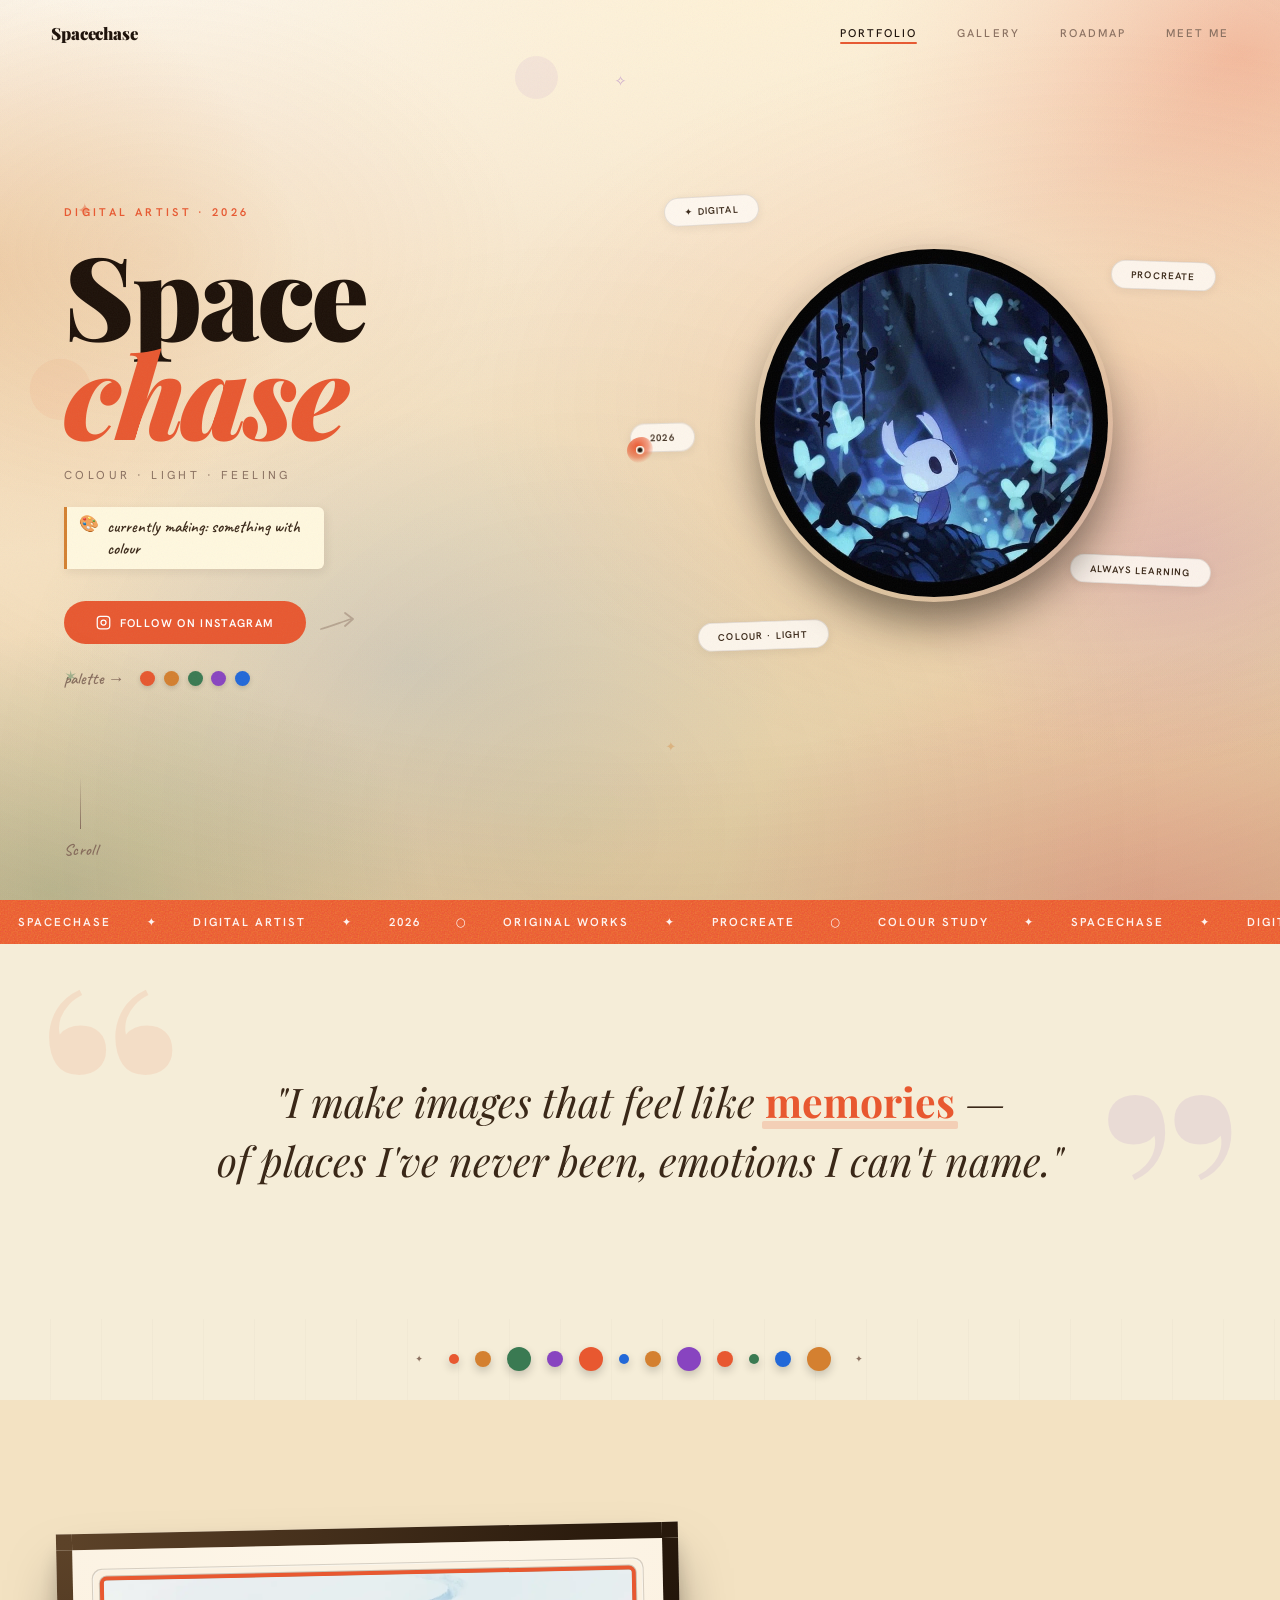
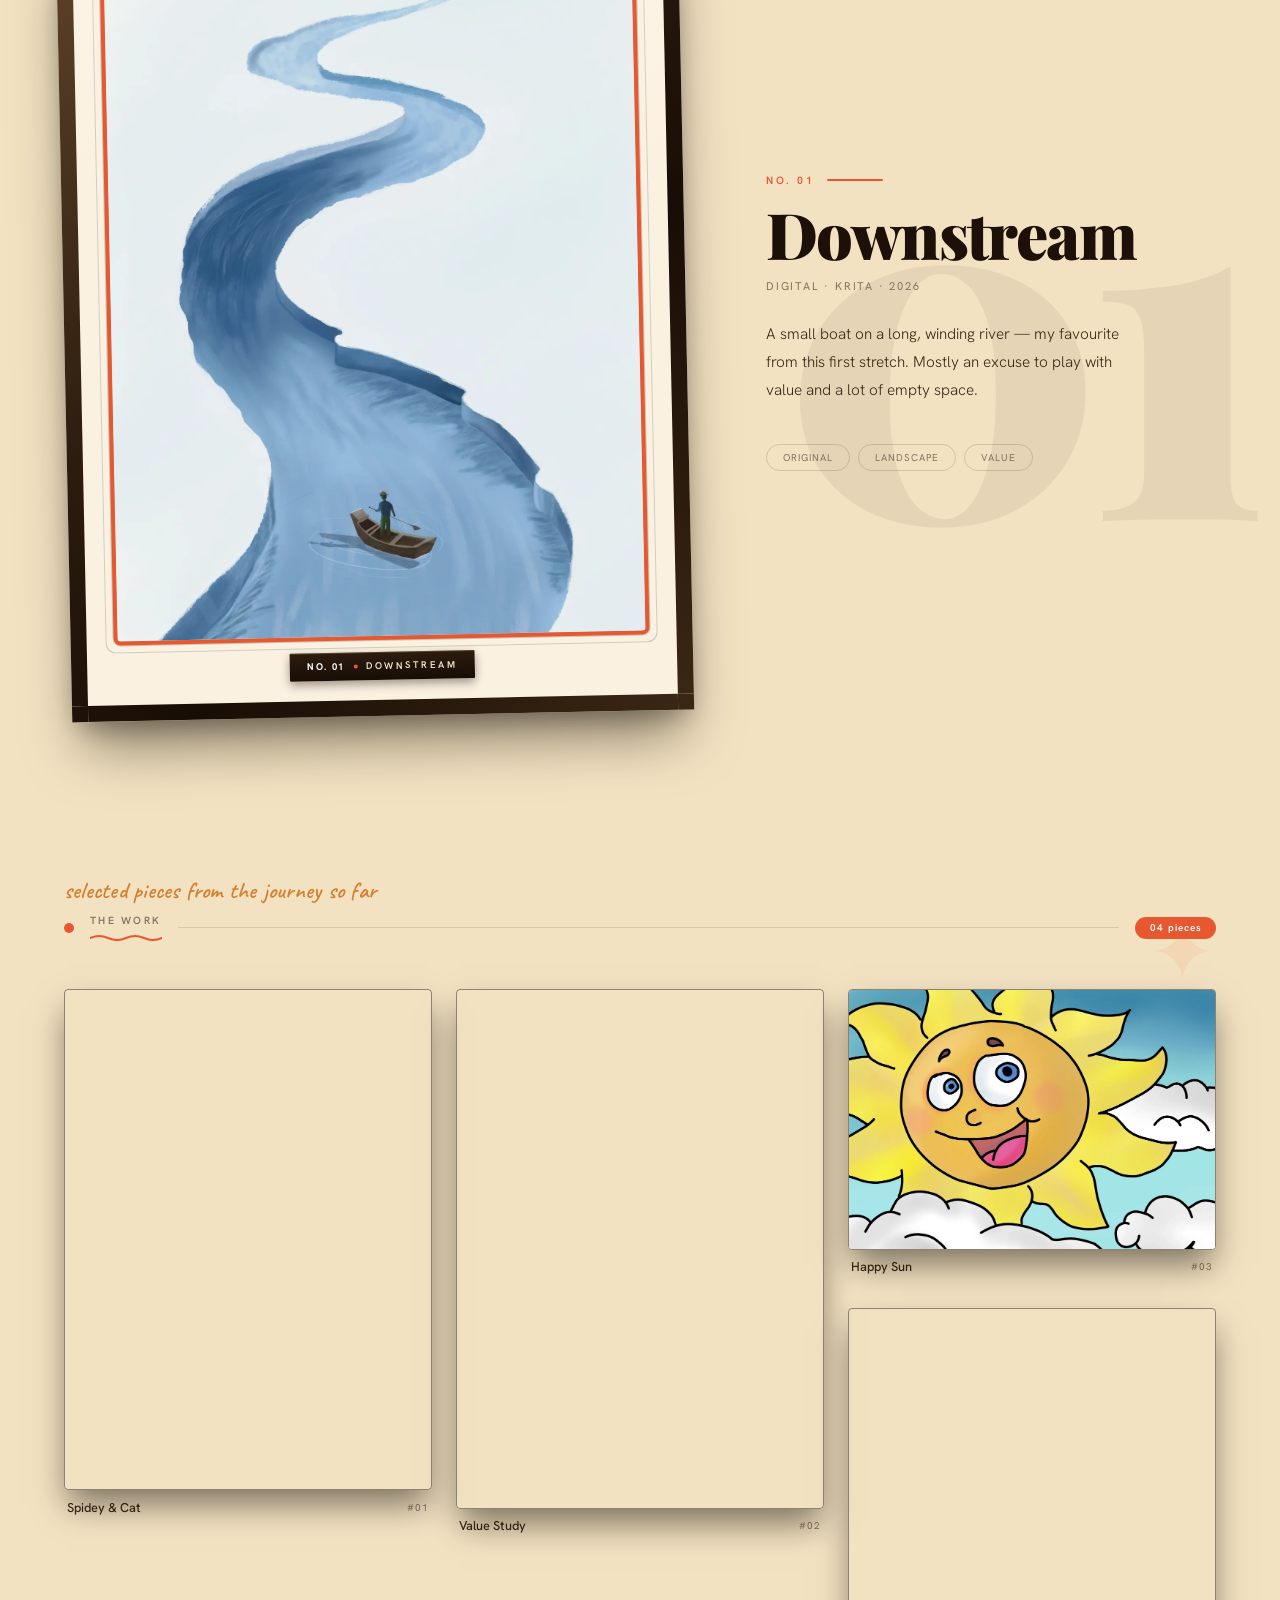
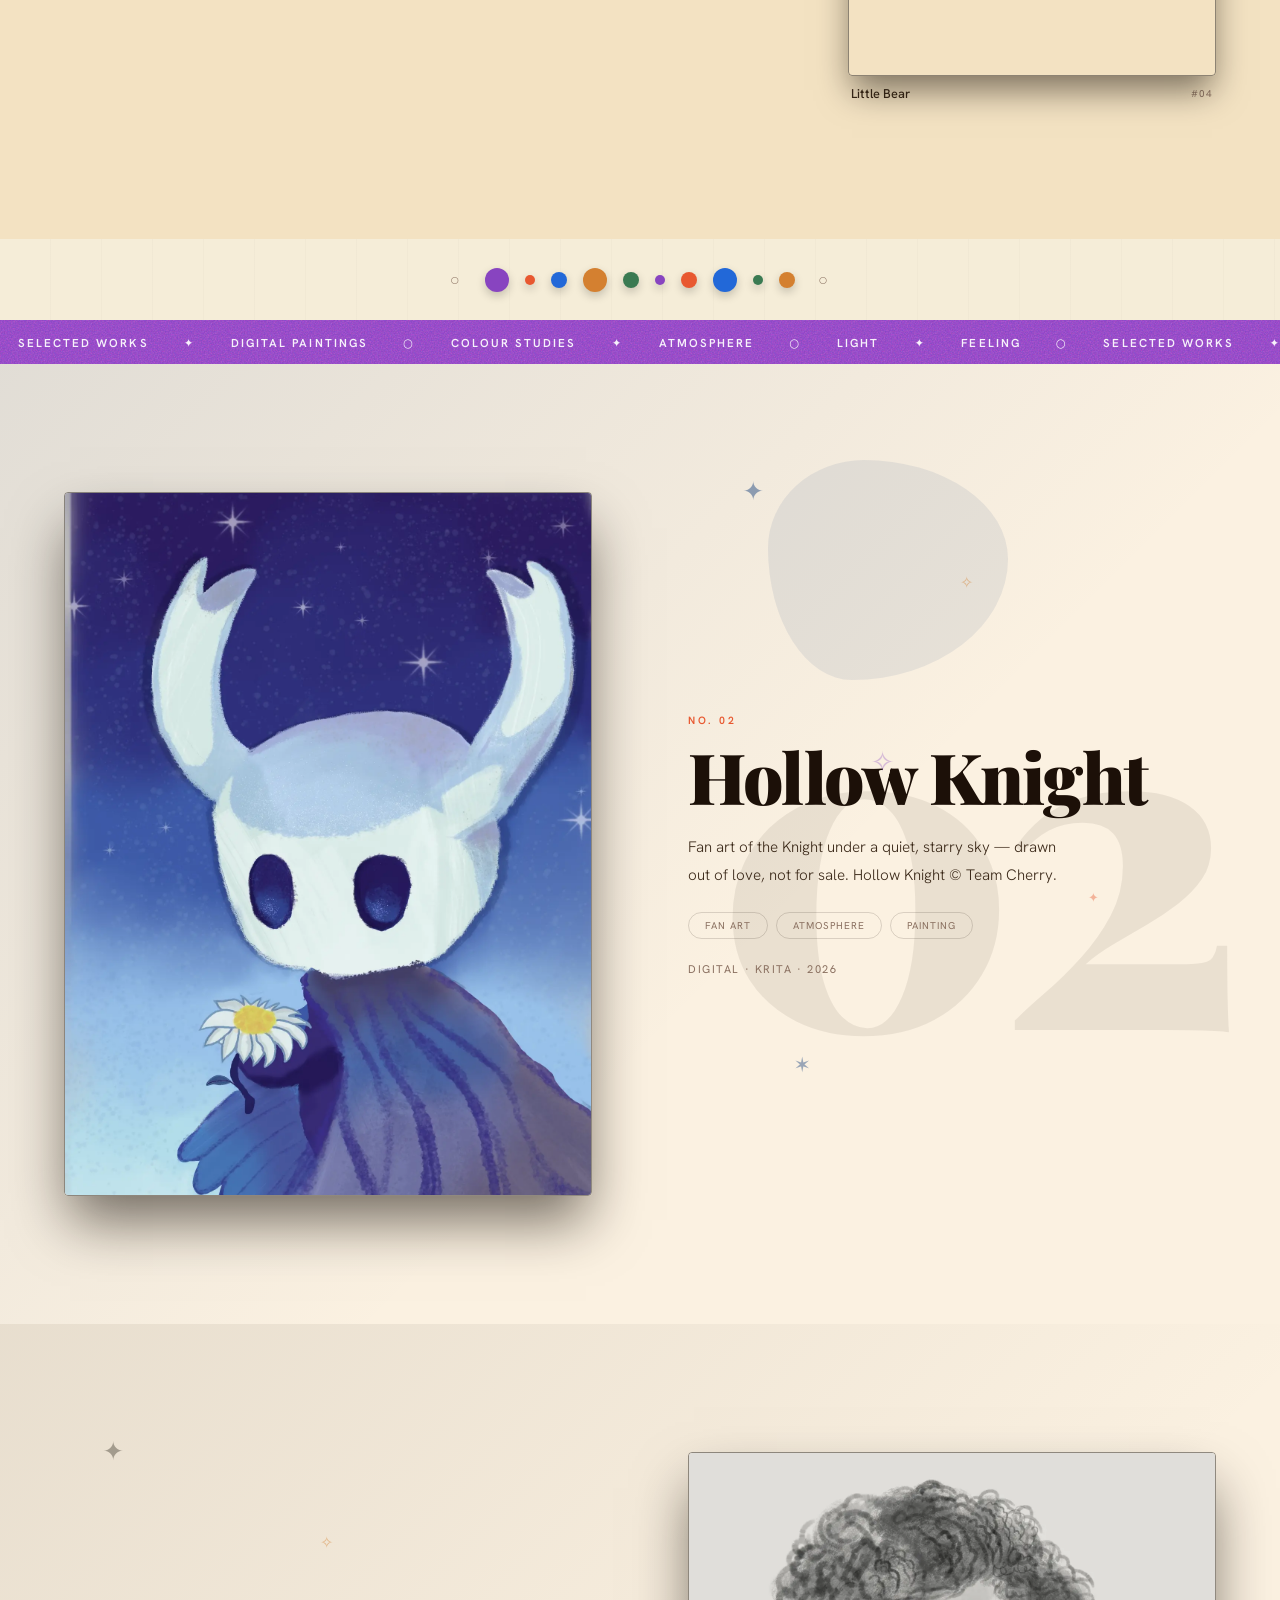
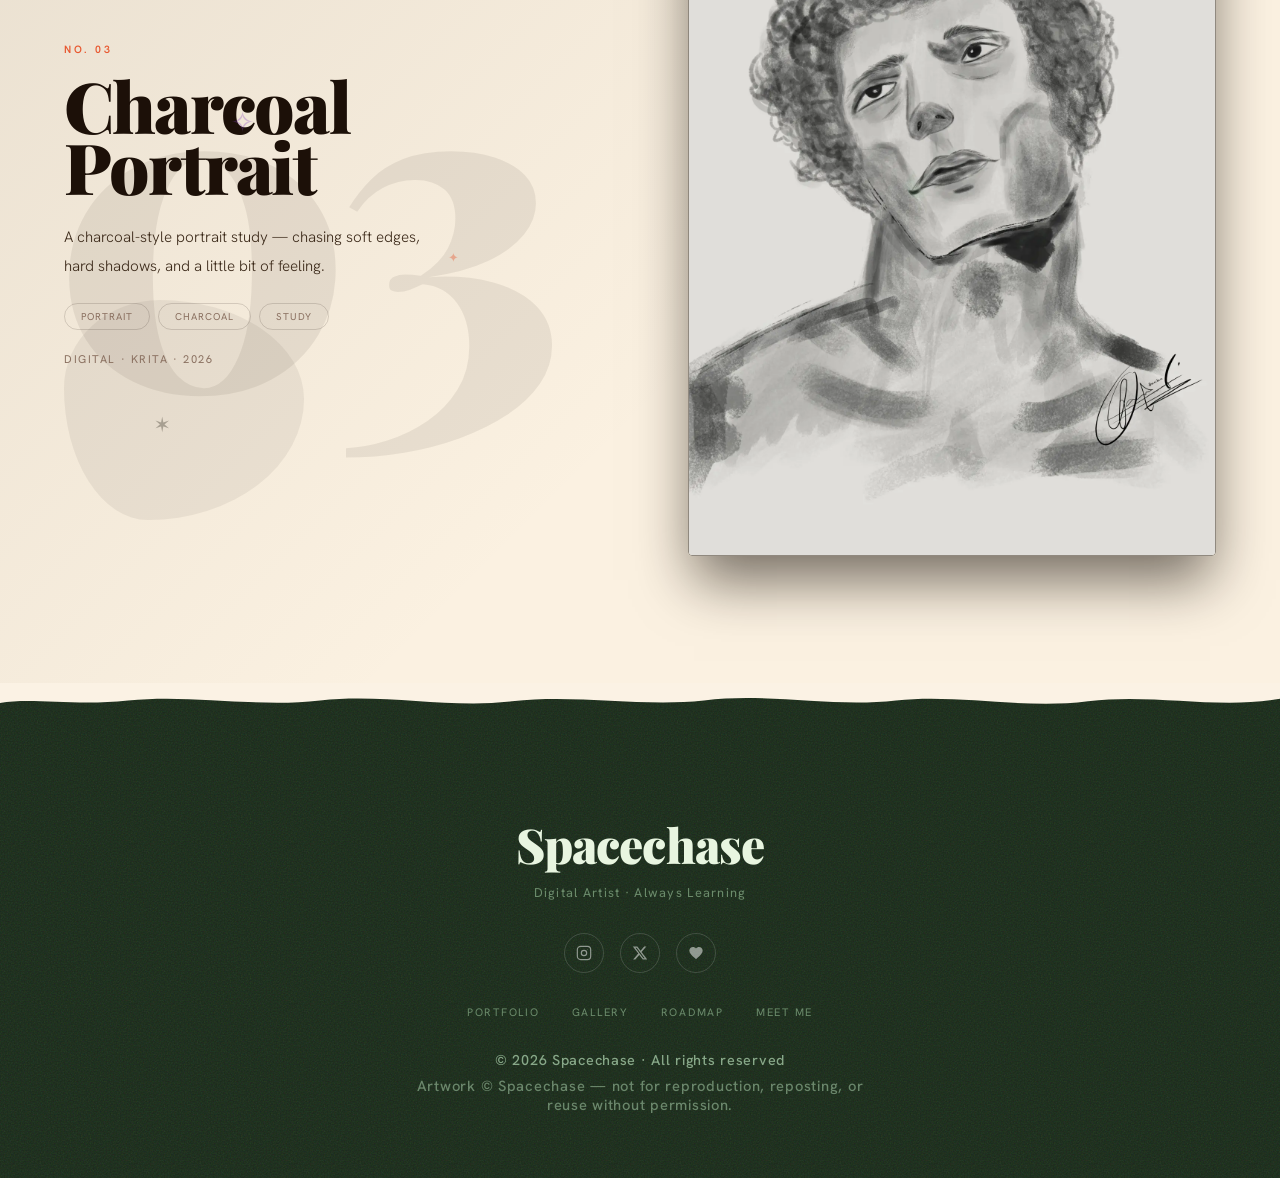
<file: index.html>
<!DOCTYPE html>
<html lang="en">
<head>
  <meta charset="UTF-8">
  <meta name="viewport" content="width=device-width, initial-scale=1.0">
  <meta name="copyright" content="© 2026 Spacechase. All rights reserved.">
  <meta name="robots" content="index, follow, noai, noimageai">
  <title>Spacechase — Digital Art</title>
  <link rel="icon" type="image/png" sizes="32x32" href="favicon-32.png">
  <!-- The site's home page lives at /portfolio/ (clean URL). This root file
       just forwards there so the bare domain still works. -->
  <link rel="canonical" href="portfolio/">
  <meta http-equiv="refresh" content="0; url=portfolio/">
  <script>location.replace('portfolio/' + location.search + location.hash);</script>
  <style>
    html { font-family: system-ui, sans-serif; background: #f2ece0; color: #4a3a28; }
    body { display: grid; place-items: center; min-height: 100vh; margin: 0; }
    a { color: #c4512a; }
  </style>
</head>
<body>
  <p>Redirecting to the <a href="portfolio/">portfolio</a>…</p>
</body>
</html>
</file>
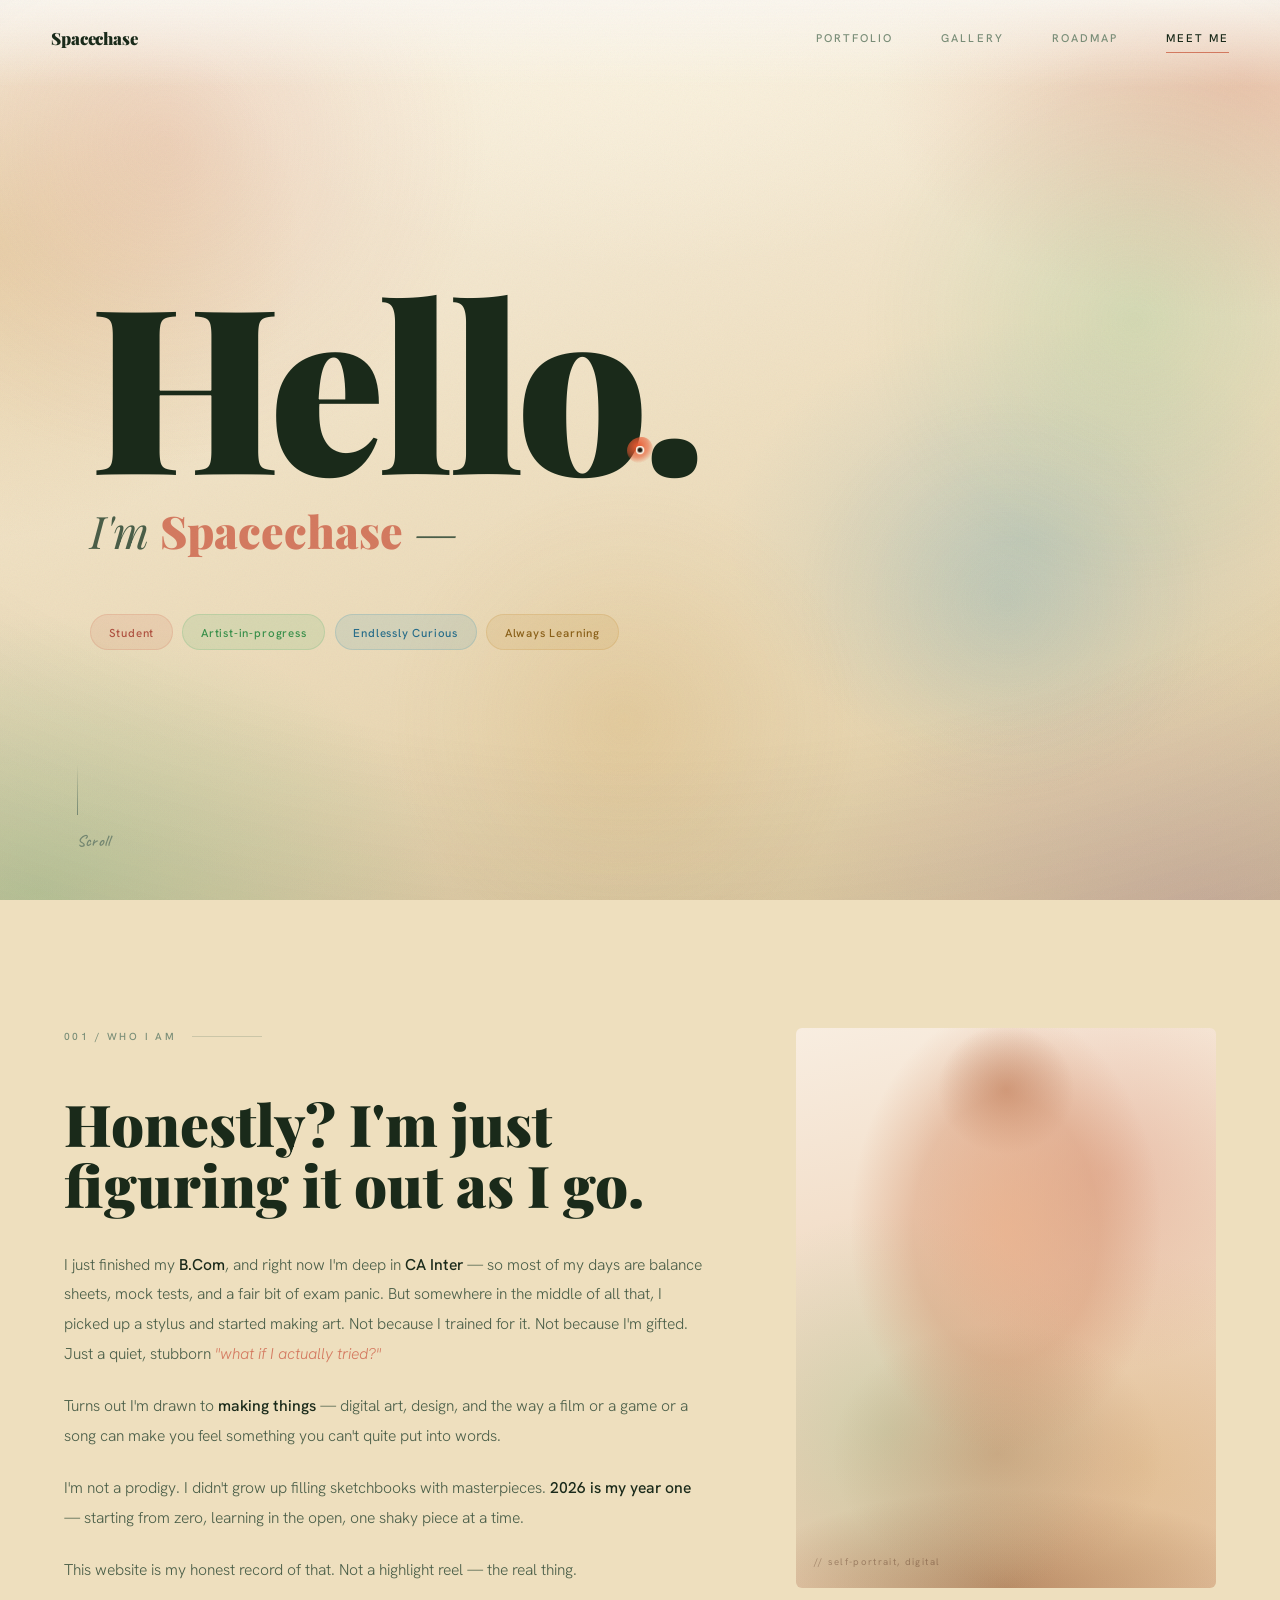
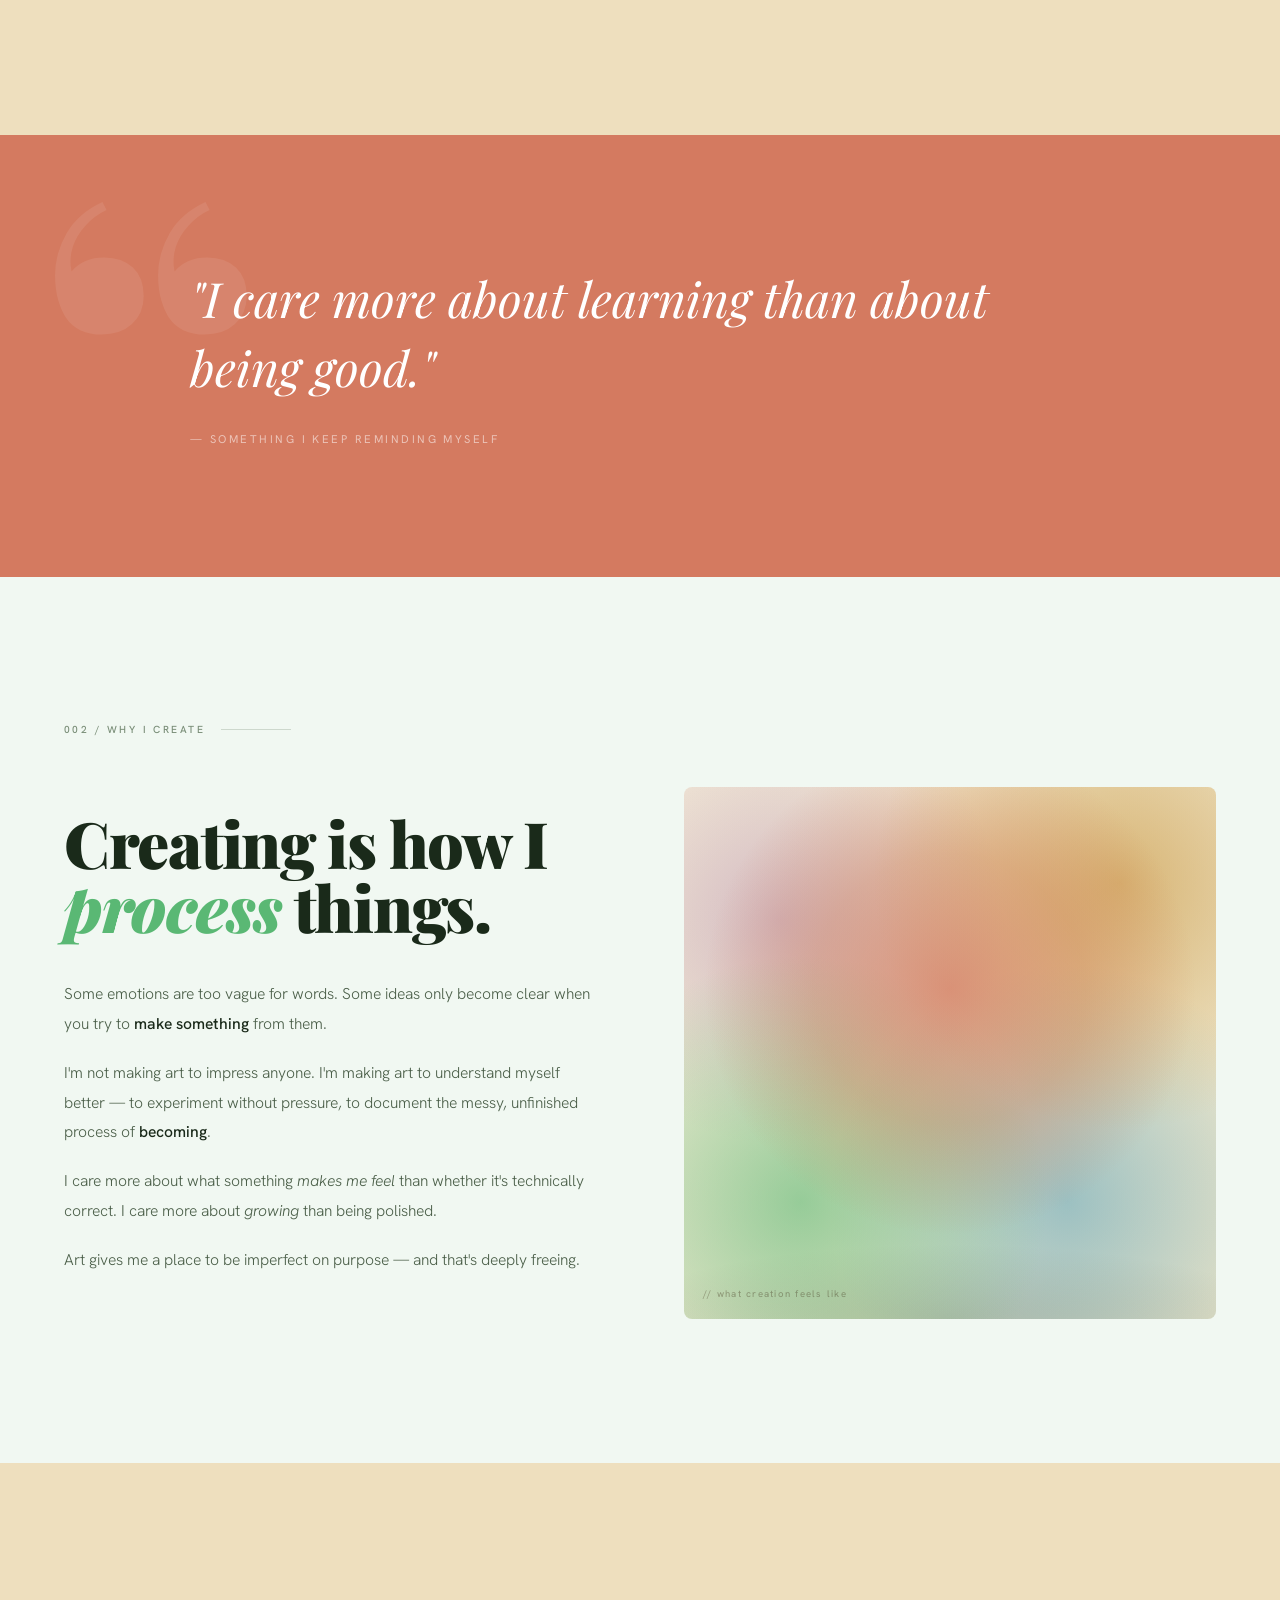
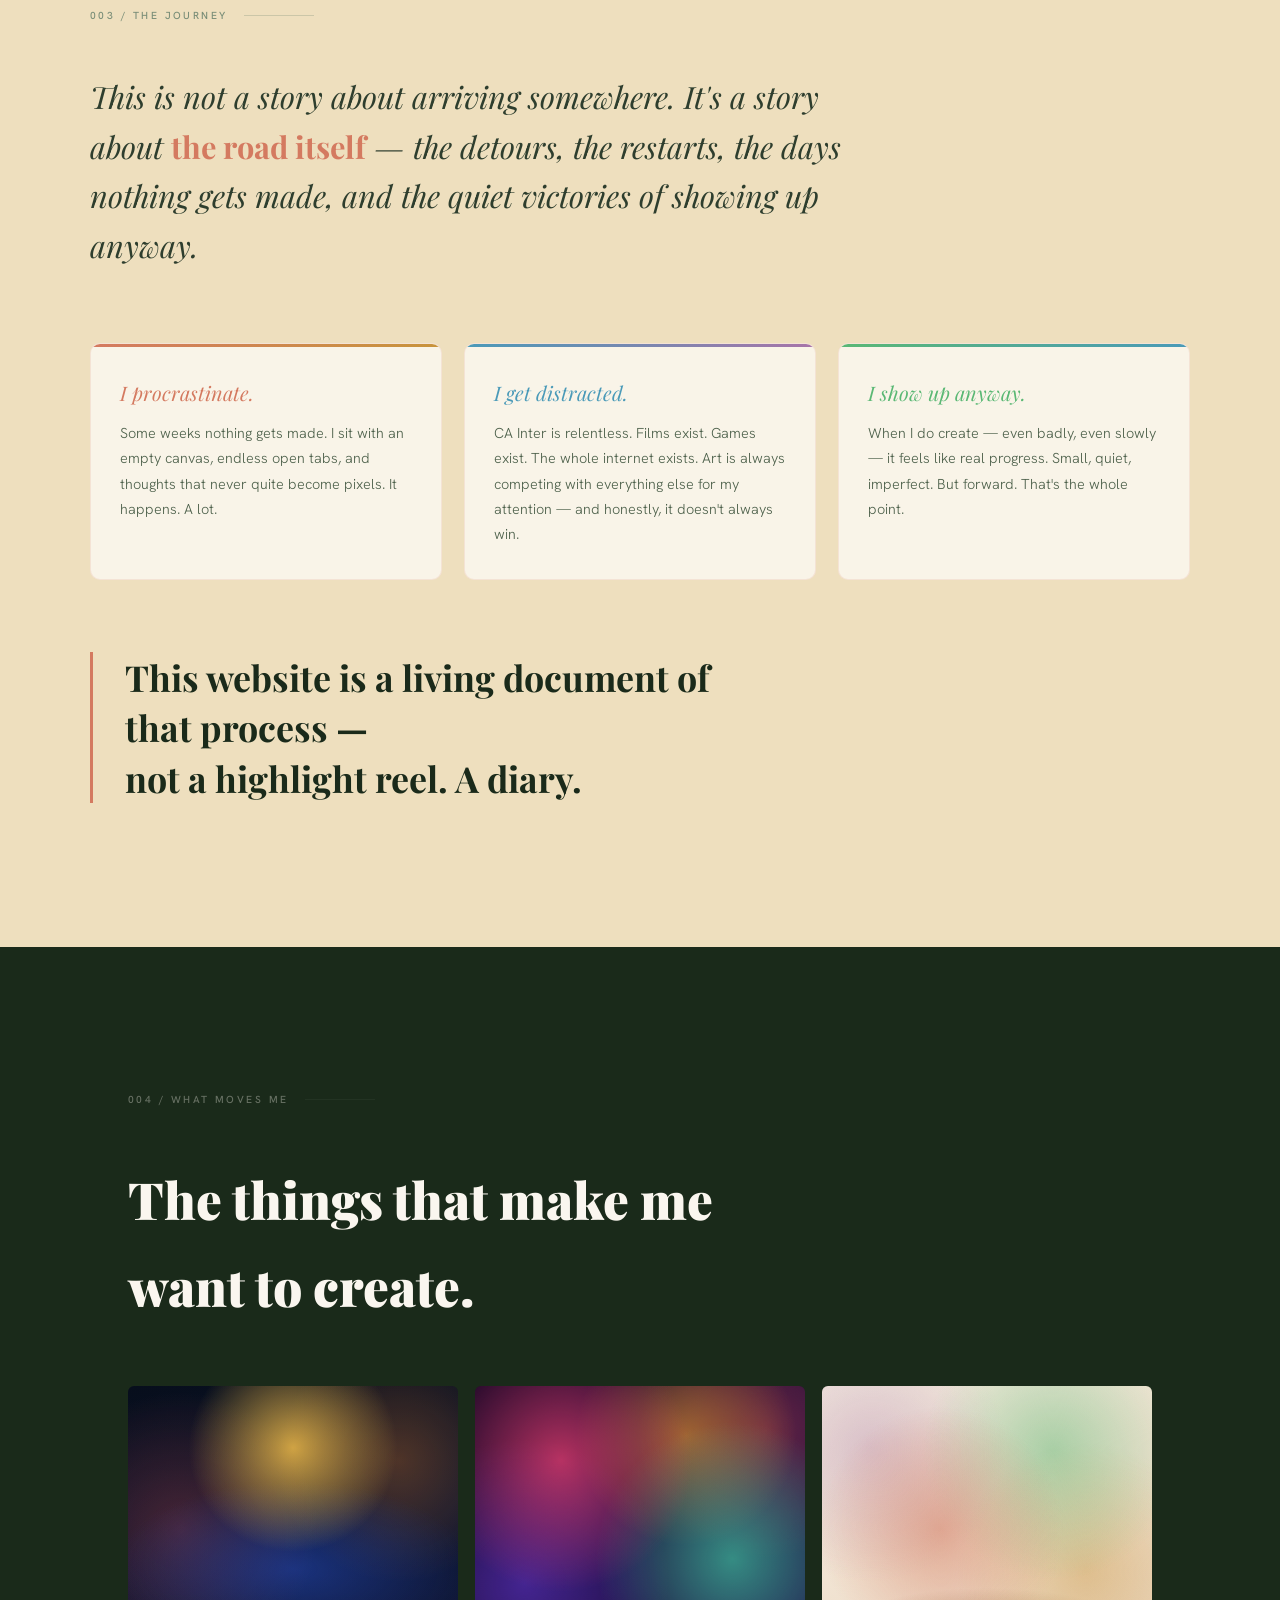
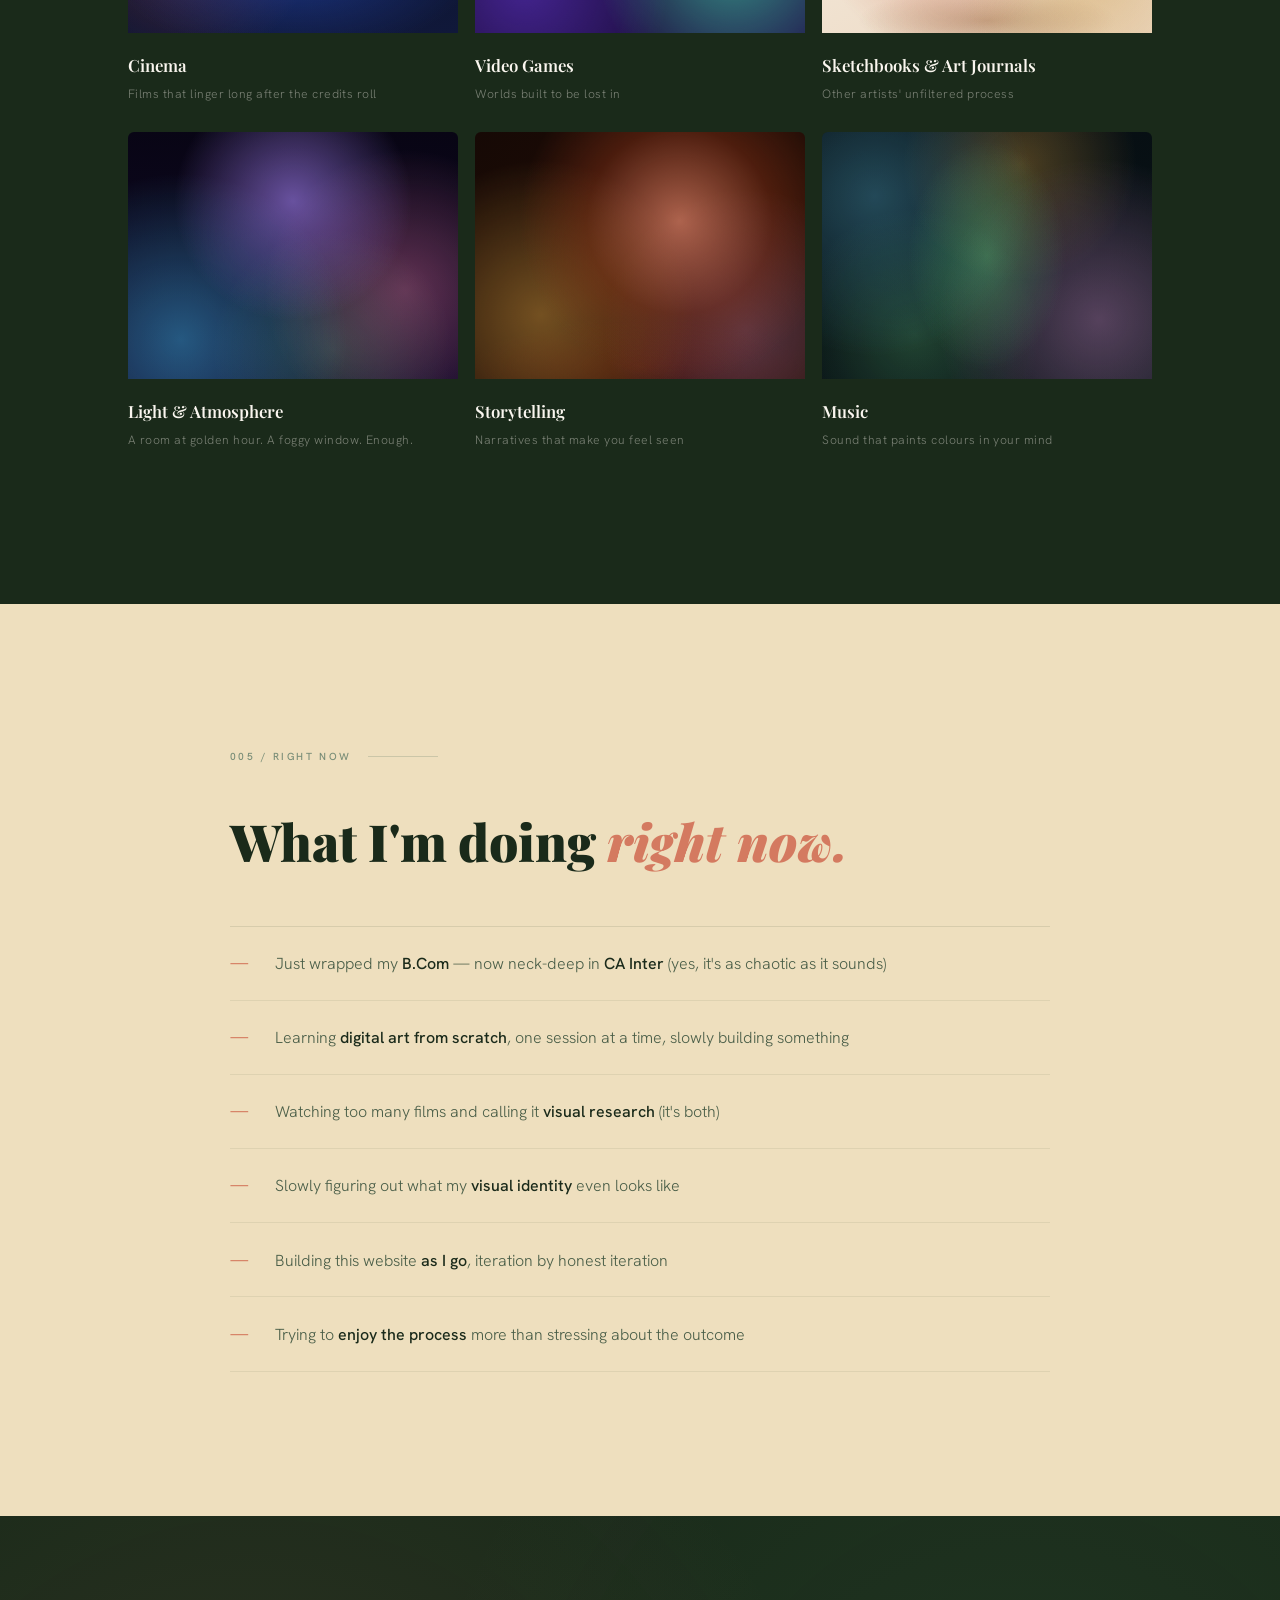
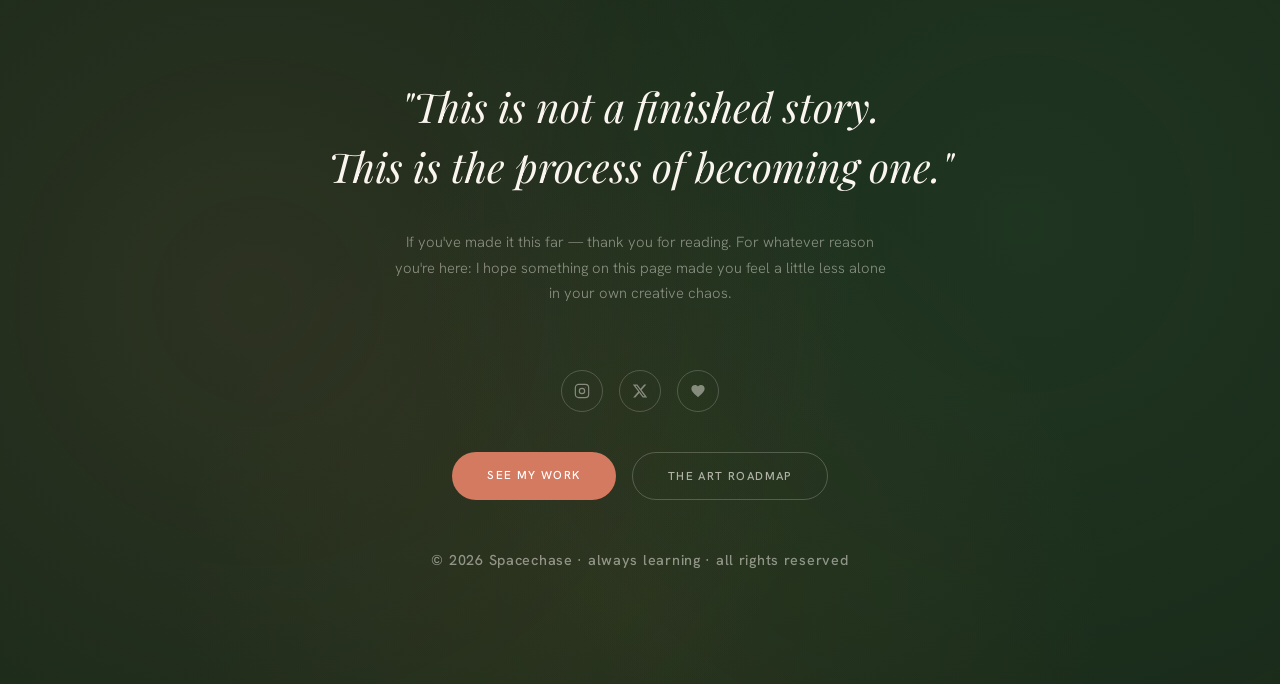
<file: about/index.html>
<!DOCTYPE html>
<html lang="en">
<head>
  <meta charset="UTF-8">
  <meta name="viewport" content="width=device-width, initial-scale=1.0">
  <meta name="copyright" content="© 2026 Spacechase. All rights reserved.">
  <meta name="robots" content="index, follow, noai, noimageai">
  <title>Meet Me — Spacechase</title>
  <link rel="icon" type="image/png" sizes="32x32" href="../favicon-32.png">
  <link rel="apple-touch-icon" href="../apple-touch-icon.png">
  <link rel="manifest" href="../site.webmanifest">
  <meta name="theme-color" content="#1c1008">
  <meta name="apple-mobile-web-app-title" content="Spacechase">
  <meta name="apple-mobile-web-app-capable" content="yes">
  <meta name="mobile-web-app-capable" content="yes">
  <meta name="description" content="Who I am, why I create, and what this journey means to me.">
  <link rel="preconnect" href="https://fonts.googleapis.com">
  <link rel="preconnect" href="https://fonts.gstatic.com" crossorigin>
  <link href="https://fonts.googleapis.com/css2?family=Caveat:wght@500;600;700&family=Hanken+Grotesk:wght@300;400;500;600;700&family=Playfair+Display:ital,wght@0,400;0,700;0,900;1,400;1,700;1,900&display=swap" rel="stylesheet">
  <link rel="stylesheet" href="../css/about.css">
</head>
<body>

<div class="page-bg" aria-hidden="true"></div>

<!-- brush cursor installs itself from js/cursor.js -->

<!-- Nav -->
<nav class="nav" id="nav">
  <a href="../portfolio/" class="nav__logo">Spacechase</a>
  <div class="nav__links">
    <a href="../portfolio/"   class="nav__link">Portfolio</a>
    <a href="../gallery/" class="nav__link">Gallery</a>
    <a href="../roadmap/" class="nav__link">Roadmap</a>
    <a href="../about/"   class="nav__link nav__link--active">Meet Me</a>
  </div>
</nav>

<!-- ════ HERO ════ -->
<section class="hero">
  <div class="hero__orbs">
    <span class="orb orb--1"></span>
    <span class="orb orb--2"></span>
    <span class="orb orb--3"></span>
    <span class="orb orb--4"></span>
  </div>
  <div class="hero__content">
    <p class="hero__greeting">Hello.</p>
    <p class="hero__intro">I'm <span>Spacechase</span> —</p>
    <div class="hero__roles">
      <span class="role-tag rt--terra">Student</span>
      <span class="role-tag rt--sage">Artist-in-progress</span>
      <span class="role-tag rt--cobalt">Endlessly Curious</span>
      <span class="role-tag rt--gold">Always Learning</span>
    </div>
  </div>
  <div class="hero__scroll">
    <span class="scroll-line"></span>
    <span class="scroll-text">Scroll</span>
  </div>
</section>

<!-- ════ WHO I AM ════ -->
<section class="who">
  <div class="who__grid reveal">
    <div class="who__text">
      <div class="s-label">001 / Who I Am</div>
      <h2 class="who__heading">Honestly? I'm just figuring it out as I go.</h2>
      <p>I just finished my <strong>B.Com</strong>, and right now I'm deep in <strong>CA Inter</strong> — so most of my days are balance sheets, mock tests, and a fair bit of exam panic. But somewhere in the middle of all that, I picked up a stylus and started making art. Not because I trained for it. Not because I'm gifted. Just a quiet, stubborn <em>"what if I actually tried?"</em></p>
      <p>Turns out I'm drawn to <strong>making things</strong> — digital art, design, and the way a film or a game or a song can make you feel something you can't quite put into words.</p>
      <p>I'm not a prodigy. I didn't grow up filling sketchbooks with masterpieces. <strong>2026 is my year one</strong> — starting from zero, learning in the open, one shaky piece at a time.</p>
      <p>This website is my honest record of that. Not a highlight reel — the real thing.</p>
    </div>
    <div class="portrait-wrap">
      <div class="portrait-art"></div>
    </div>
  </div>
</section>

<!-- ════ QUOTE BREAK ════ -->
<div class="quote-break reveal">
  <div class="quote-break__inner">
    <blockquote>"I care more about learning than about being good."</blockquote>
    <cite>— something I keep reminding myself</cite>
  </div>
</div>

<!-- ════ WHY I CREATE ════ -->
<section class="why">
  <div class="why__inner">
    <div class="s-label reveal">002 / Why I Create</div>
    <div class="why__grid reveal">
      <div>
        <h2 class="why__big">Creating is how I<br><em>process</em> things.</h2>
        <div class="why__body">
          <p>Some emotions are too vague for words. Some ideas only become clear when you try to <strong>make something</strong> from them.</p>
          <p>I'm not making art to impress anyone. I'm making art to understand myself better — to experiment without pressure, to document the messy, unfinished process of <strong>becoming</strong>.</p>
          <p>I care more about what something <em>makes me feel</em> than whether it's technically correct. I care more about <em>growing</em> than being polished.</p>
          <p>Art gives me a place to be imperfect on purpose — and that's deeply freeing.</p>
        </div>
      </div>
      <div class="why__visual"></div>
    </div>
  </div>
</section>

<!-- ════ THE JOURNEY ════ -->
<section class="journey">
  <div class="journey__inner">
    <div class="s-label reveal">003 / The Journey</div>
    <p class="journey__lead reveal">
      This is not a story about arriving somewhere. It's a story about <strong>the road itself</strong> —
      the detours, the restarts, the days nothing gets made, and the quiet victories of
      showing up anyway.
    </p>
    <div class="admits">
      <div class="admit admit--1 reveal-child">
        <span class="admit__label">I procrastinate.</span>
        <p>Some weeks nothing gets made. I sit with an empty canvas, endless open tabs, and thoughts that never quite become pixels. It happens. A lot.</p>
      </div>
      <div class="admit admit--2 reveal-child delay-1">
        <span class="admit__label">I get distracted.</span>
        <p>CA Inter is relentless. Films exist. Games exist. The whole internet exists. Art is always competing with everything else for my attention — and honestly, it doesn't always win.</p>
      </div>
      <div class="admit admit--3 reveal-child delay-2">
        <span class="admit__label">I show up anyway.</span>
        <p>When I do create — even badly, even slowly — it feels like real progress. Small, quiet, imperfect. But forward. That's the whole point.</p>
      </div>
    </div>
    <p class="journey__close reveal">
      This website is a living document of that process —<br>
      not a highlight reel. A diary.
    </p>
  </div>
</section>

<!-- ════ INSPIRATIONS ════ -->
<section class="inspirations">
  <div class="wrap">
    <div class="s-label reveal">004 / What Moves Me</div>
    <h2 class="insp-title reveal">The things that make me<br>want to create.</h2>
    <div class="insp-grid">
      <div class="insp-card reveal-child">
        <div class="insp-art ia-cinema"></div>
        <div class="insp-info">
          <p class="insp-name">Cinema</p>
          <p class="insp-note">Films that linger long after the credits roll</p>
        </div>
      </div>
      <div class="insp-card reveal-child delay-1">
        <div class="insp-art ia-games"></div>
        <div class="insp-info">
          <p class="insp-name">Video Games</p>
          <p class="insp-note">Worlds built to be lost in</p>
        </div>
      </div>
      <div class="insp-card reveal-child delay-2">
        <div class="insp-art ia-sketch"></div>
        <div class="insp-info">
          <p class="insp-name">Sketchbooks & Art Journals</p>
          <p class="insp-note">Other artists' unfiltered process</p>
        </div>
      </div>
      <div class="insp-card reveal-child delay-3">
        <div class="insp-art ia-atmosphere"></div>
        <div class="insp-info">
          <p class="insp-name">Light & Atmosphere</p>
          <p class="insp-note">A room at golden hour. A foggy window. Enough.</p>
        </div>
      </div>
      <div class="insp-card reveal-child delay-4">
        <div class="insp-art ia-story"></div>
        <div class="insp-info">
          <p class="insp-name">Storytelling</p>
          <p class="insp-note">Narratives that make you feel seen</p>
        </div>
      </div>
      <div class="insp-card reveal-child delay-5">
        <div class="insp-art ia-music"></div>
        <div class="insp-info">
          <p class="insp-name">Music</p>
          <p class="insp-note">Sound that paints colours in your mind</p>
        </div>
      </div>
    </div>
  </div>
</section>

<!-- ════ CURRENTLY ════ -->
<section class="currently">
  <div class="currently__inner reveal">
    <div class="s-label">005 / Right Now</div>
    <h2 class="now-heading">What I'm doing <em>right now.</em></h2>
    <ul class="now-list" style="list-style:none">
      <li class="now-item">
        <span class="now-dash">—</span>
        <span class="now-text">Just wrapped my <strong>B.Com</strong> — now neck-deep in <strong>CA Inter</strong> (yes, it's as chaotic as it sounds)</span>
      </li>
      <li class="now-item">
        <span class="now-dash">—</span>
        <span class="now-text">Learning <strong>digital art from scratch</strong>, one session at a time, slowly building something</span>
      </li>
      <li class="now-item">
        <span class="now-dash">—</span>
        <span class="now-text">Watching too many films and calling it <strong>visual research</strong> (it's both)</span>
      </li>
      <li class="now-item">
        <span class="now-dash">—</span>
        <span class="now-text">Slowly figuring out what my <strong>visual identity</strong> even looks like</span>
      </li>
      <li class="now-item">
        <span class="now-dash">—</span>
        <span class="now-text">Building this website <strong>as I go</strong>, iteration by honest iteration</span>
      </li>
      <li class="now-item">
        <span class="now-dash">—</span>
        <span class="now-text">Trying to <strong>enjoy the process</strong> more than stressing about the outcome</span>
      </li>
    </ul>
  </div>
</section>

<!-- ════ CLOSING ════ -->
<section class="closing reveal">
  <div class="closing__inner">
    <p class="closing__quote">
      "This is not a finished story.<br>
      This is the process of becoming one."
    </p>
    <p class="closing__note">
      If you've made it this far — thank you for reading. For whatever reason you're here:
      I hope something on this page made you feel a little less alone in your own creative chaos.
    </p>
    <div class="social-links">
      <a href="https://instagram.com/spazechaze" class="social-link" title="Instagram" target="_blank" rel="noopener">
        <svg viewBox="0 0 24 24" fill="none" stroke="currentColor" stroke-width="1.8" stroke-linecap="round" stroke-linejoin="round"><rect x="2" y="2" width="20" height="20" rx="5"/><circle cx="12" cy="12" r="4"/><circle cx="17.5" cy="6.5" r=".5" fill="currentColor" stroke="none"/></svg>
      </a>
      <a href="#" class="social-link" title="Twitter / X" target="_blank" rel="noopener">
        <svg viewBox="0 0 24 24" fill="currentColor"><path d="M18.244 2.25h3.308l-7.227 8.26 8.502 11.24H16.17l-5.214-6.817L4.99 21.75H1.68l7.73-8.835L1.254 2.25H8.08l4.713 6.231zm-1.161 17.52h1.833L7.084 4.126H5.117z"/></svg>
      </a>
      <a href="https://buymeacoffee.com/spacechase" class="social-link" title="Support my work" target="_blank" rel="noopener">
        <svg viewBox="0 0 24 24" fill="currentColor"><path d="M12 21.35l-1.45-1.32C5.4 15.36 2 12.28 2 8.5 2 5.42 4.42 3 7.5 3c1.74 0 3.41.81 4.5 2.09C13.09 3.81 14.76 3 16.5 3 19.58 3 22 5.42 22 8.5c0 3.78-3.4 6.86-8.55 11.54L12 21.35z"/></svg>
      </a>
    </div>
    <div class="closing__links">
      <a href="../portfolio/"   class="c-btn c-btn--fill">See My Work</a>
      <a href="../roadmap/" class="c-btn c-btn--outline">The Art Roadmap</a>
    </div>
    <p class="closing__credit">© <span data-yr>2026</span> Spacechase · always learning · all rights reserved</p>
  </div>
</section>

<script src="../js/about.js"></script>

<script src="../js/cursor.js"></script>

</body>
</html>
</file>
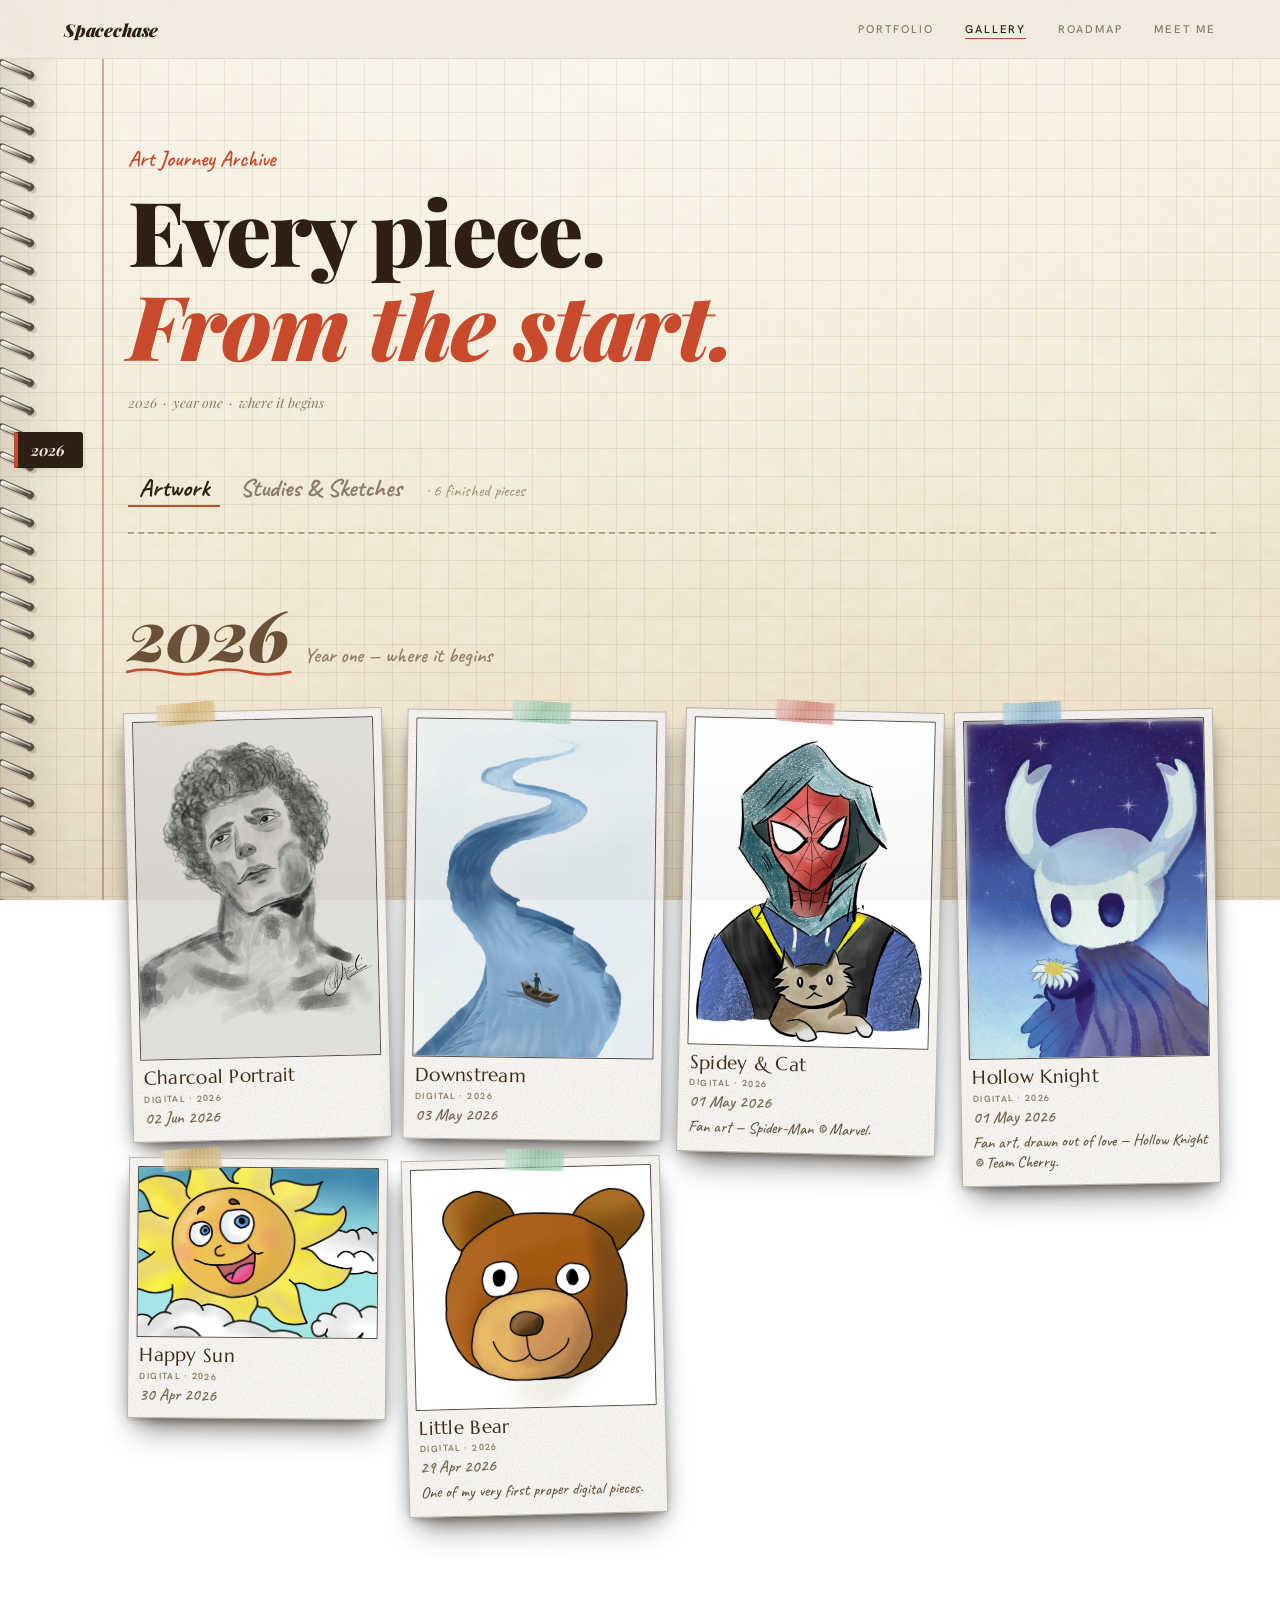
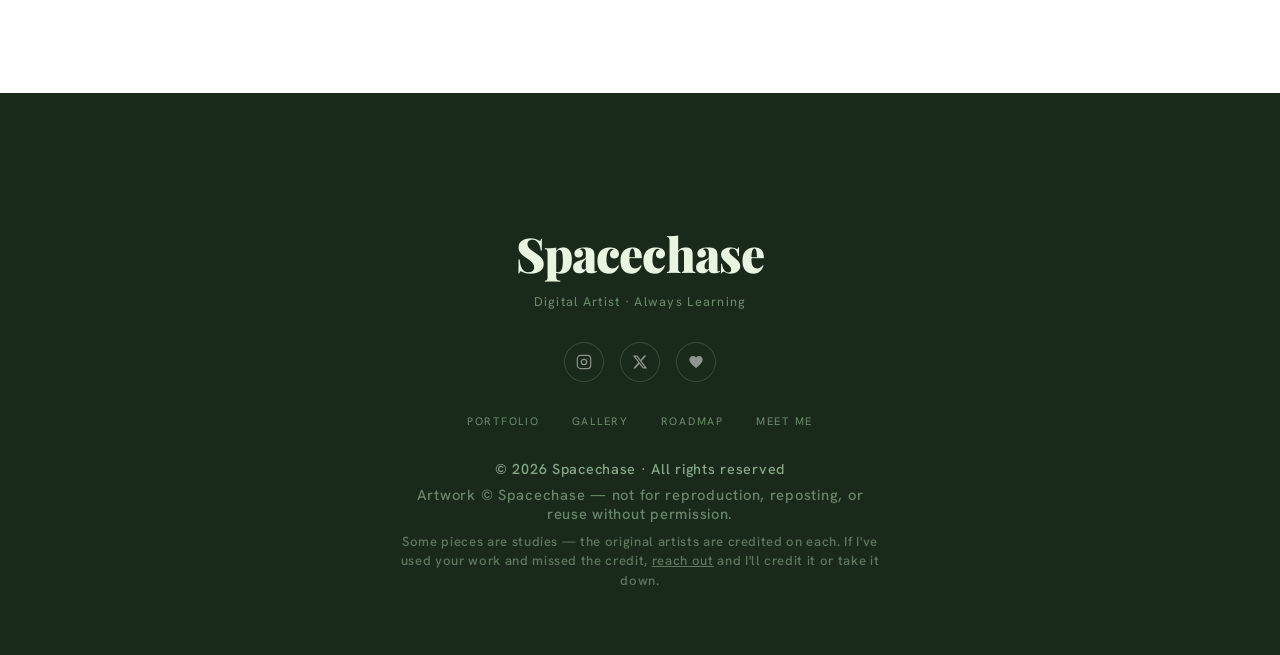
<file: gallery/index.html>
<!DOCTYPE html>
<html lang="en">
<head>
  <meta charset="UTF-8">
  <meta name="viewport" content="width=device-width, initial-scale=1.0">
  <meta name="copyright" content="© 2026 Spacechase. All rights reserved.">
  <meta name="robots" content="index, follow, noai, noimageai">
  <title>Gallery — Spacechase</title>
  <link rel="icon" type="image/png" sizes="32x32" href="../favicon-32.png">
  <link rel="apple-touch-icon" href="../apple-touch-icon.png">
  <link rel="manifest" href="../site.webmanifest">
  <meta name="theme-color" content="#1c1008">
  <meta name="apple-mobile-web-app-title" content="Spacechase">
  <meta name="apple-mobile-web-app-capable" content="yes">
  <meta name="mobile-web-app-capable" content="yes">
  <meta name="description" content="Spacechase — year one of a digital-art journey. Work made in 2026, with more to come.">
  <link rel="preconnect" href="https://fonts.googleapis.com">
  <link rel="preconnect" href="https://fonts.gstatic.com" crossorigin>
  <link href="https://fonts.googleapis.com/css2?family=Caveat:wght@500;600;700&family=Hanken+Grotesk:wght@300;400;500;600;700&family=Marcellus&family=Playfair+Display:ital,wght@0,400;0,700;0,900;1,400&display=swap" rel="stylesheet">
  <link rel="stylesheet" href="../css/gallery.css">
</head>
<body data-gmode="art">

<div class="page-bg" aria-hidden="true">
  <div class="sb-spine"></div>
  <div class="sb-margin"></div>
</div>
<div class="spotlight" id="spotlight" aria-hidden="true"></div>
<div class="spot-dot" id="spotDot" aria-hidden="true"></div>

<nav class="nav" id="nav">
  <a href="../portfolio/" class="nav__logo">Spacechase</a>
  <div class="nav__links">
    <a href="../portfolio/"   class="nav__link">Portfolio</a>
    <a href="../gallery/" class="nav__link nav__link--active">Gallery</a>
    <a href="../roadmap/" class="nav__link">Roadmap</a>
    <a href="../about/"   class="nav__link">Meet Me</a>
  </div>
</nav>

<nav class="year-nav" id="yearNav"><!-- year tabs are built from gallery-data.js -->
</nav>

<header class="gallery-hero">
  <p class="hero-eyebrow">Art Journey Archive</p>
  <h1 class="hero-title">Every piece.<br><em>From the start.</em></h1>
  <p class="hero-sub">2026 &nbsp;·&nbsp; year one &nbsp;·&nbsp; where it begins</p>
</header>

<div class="mode-switch" role="tablist" aria-label="What to show">
  <button class="mode-tab active" data-mode="art"   role="tab" aria-selected="true"  aria-controls="galleryRoot">Artwork</button>
  <button class="mode-tab"        data-mode="study" role="tab" aria-selected="false" aria-controls="galleryRoot">Studies &amp; Sketches</button>
  <span class="mode-count" id="modeCount"></span>
</div>

<main class="gallery-main">
<div id="galleryRoot" role="tabpanel" aria-label="Selected works"></div>
</main>

<!-- LIGHTBOX -->
<div class="lightbox" id="lightbox" role="dialog" aria-modal="true" aria-label="Artwork viewer">
  <button class="lb-close" id="lbClose" aria-label="Close">✕</button>
  <div class="lb-inner">
    <div class="lb-art" id="lbArt"></div>
    <div class="lb-info">
      <p class="lb-title" id="lbTitle"></p>
      <p class="lb-meta"  id="lbMeta"></p>
    </div>
  </div>
</div>

<!-- FOOTER -->
<footer class="footer">
  <div class="footer__inner">
    <p class="footer__name">Spacechase</p>
    <p class="footer__tagline">Digital Artist · Always Learning</p>
    <div class="social-links">
      <a href="https://instagram.com/spazechaze" class="social-link" title="Instagram" target="_blank" rel="noopener">
        <svg viewBox="0 0 24 24" fill="none" stroke="currentColor" stroke-width="1.8" stroke-linecap="round" stroke-linejoin="round"><rect x="2" y="2" width="20" height="20" rx="5"/><circle cx="12" cy="12" r="4"/><circle cx="17.5" cy="6.5" r=".5" fill="currentColor" stroke="none"/></svg>
      </a>
      <a href="#" class="social-link" title="Twitter / X" target="_blank" rel="noopener">
        <svg viewBox="0 0 24 24" fill="currentColor"><path d="M18.244 2.25h3.308l-7.227 8.26 8.502 11.24H16.17l-5.214-6.817L4.99 21.75H1.68l7.73-8.835L1.254 2.25H8.08l4.713 6.231zm-1.161 17.52h1.833L7.084 4.126H5.117z"/></svg>
      </a>
      <a href="https://buymeacoffee.com/spacechase" class="social-link" title="Support my work" target="_blank" rel="noopener">
        <svg viewBox="0 0 24 24" fill="currentColor"><path d="M12 21.35l-1.45-1.32C5.4 15.36 2 12.28 2 8.5 2 5.42 4.42 3 7.5 3c1.74 0 3.41.81 4.5 2.09C13.09 3.81 14.76 3 16.5 3 19.58 3 22 5.42 22 8.5c0 3.78-3.4 6.86-8.55 11.54L12 21.35z"/></svg>
      </a>
    </div>
    <nav class="footer__nav">
      <a href="../portfolio/">Portfolio</a>
      <a href="../gallery/">Gallery</a>
      <a href="../roadmap/">Roadmap</a>
      <a href="../about/">Meet Me</a>
    </nav>
    <p class="footer__credit">© <span data-yr>2026</span> Spacechase · All rights reserved</p>
    <p class="footer__credit" style="margin-top:.4rem;opacity:.72;font-size:.92em;">Artwork © Spacechase — not for reproduction, reposting, or reuse without permission.</p>
    <p class="footer__credit" style="margin:.55rem auto 0;opacity:.62;font-size:.82em;max-width:30rem;line-height:1.5;">Some pieces are studies — the original artists are credited on each. If I've used your work and missed the credit, <a href="https://instagram.com/spazechaze" target="_blank" rel="noopener" style="color:inherit;text-decoration:underline;">reach out</a> and I'll credit it or take it down.</p>
  </div>
</footer>

<script src="../gallery-data.js"></script>
<script src="../js/gallery.js"></script>
</body>
</html>
</file>
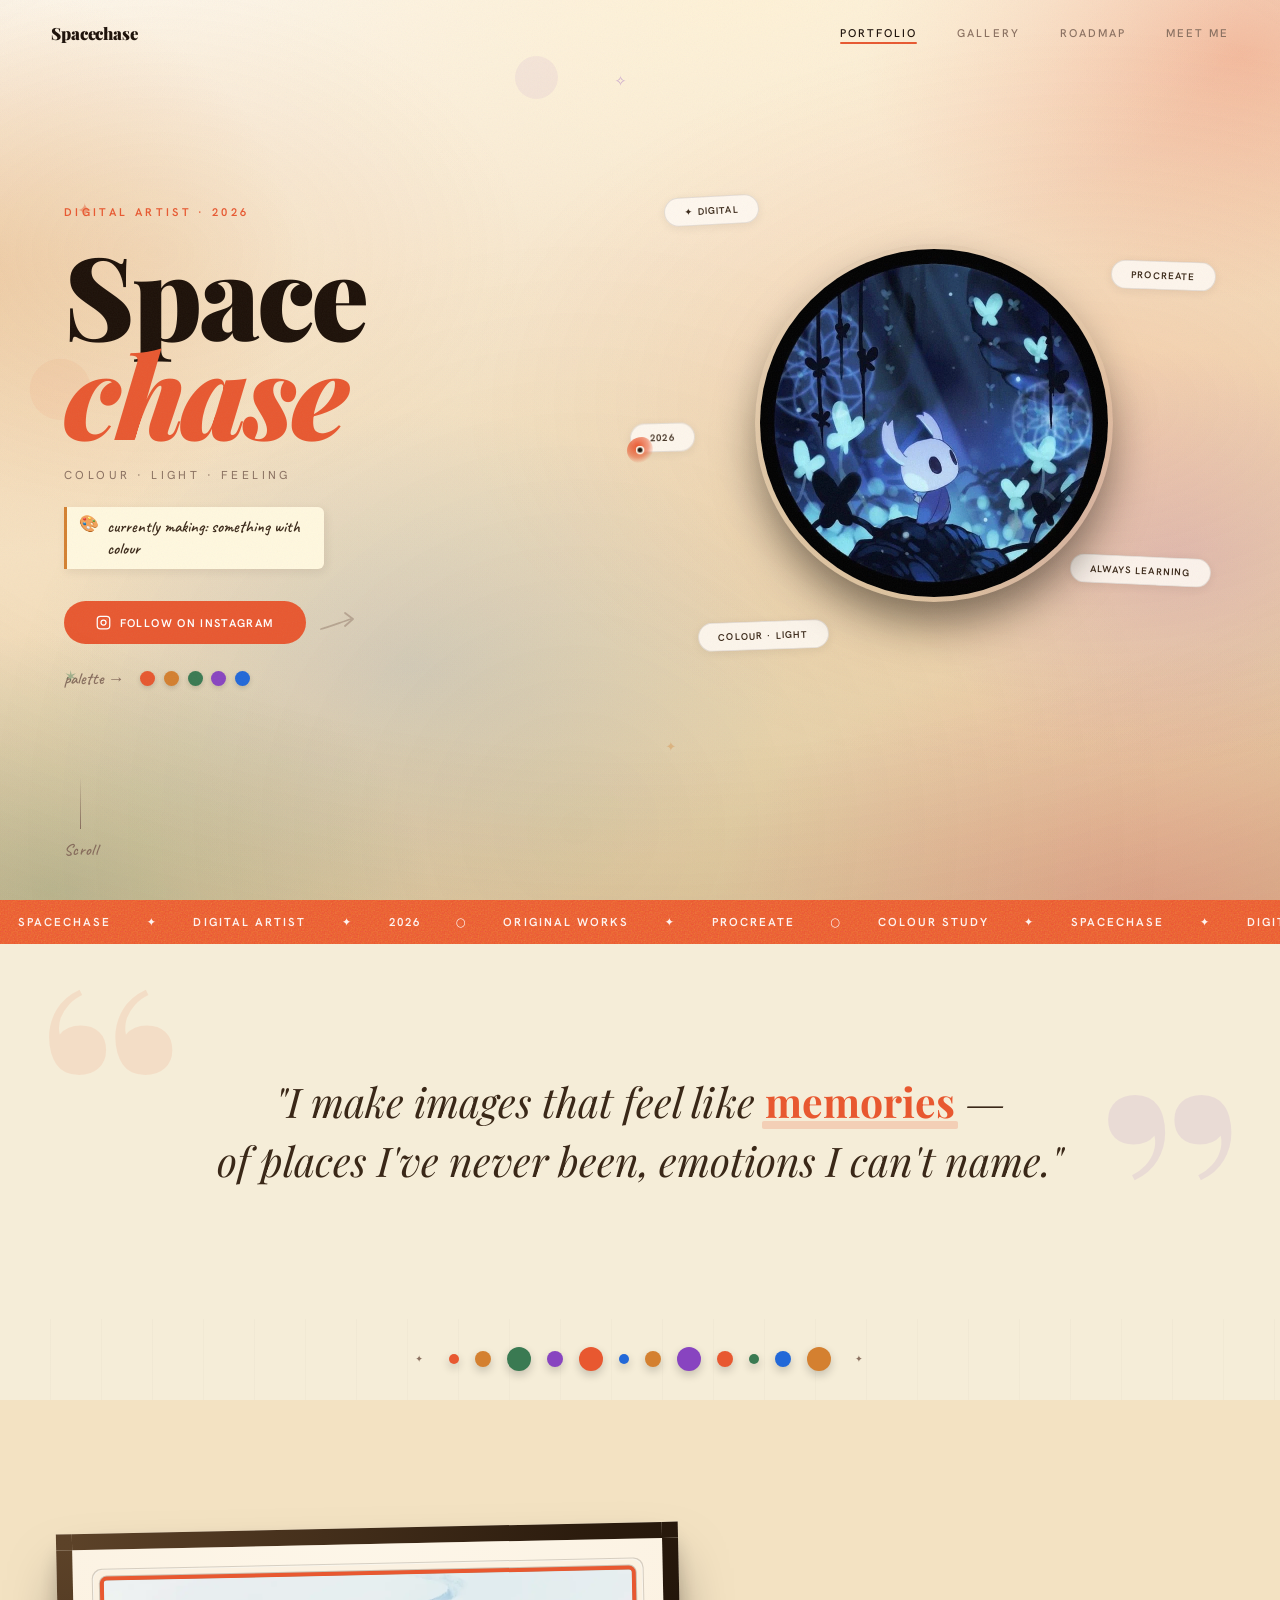
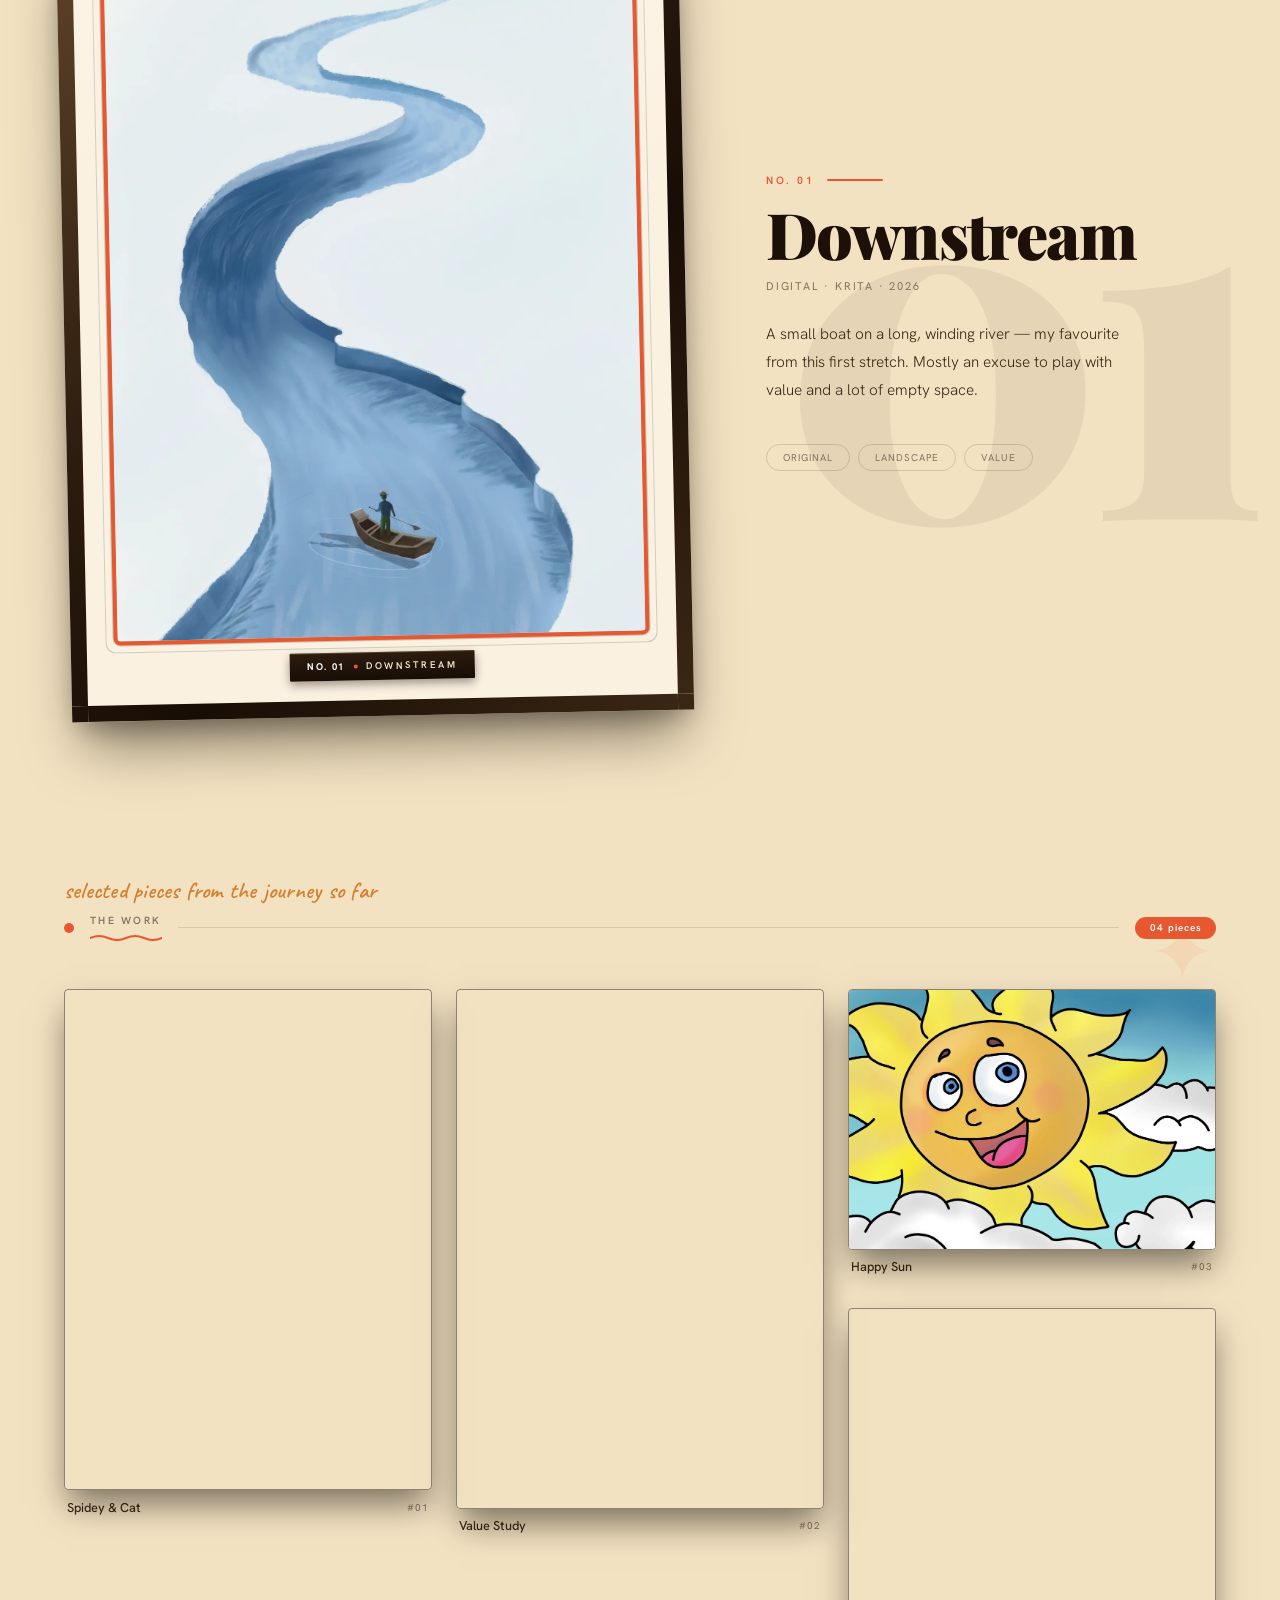
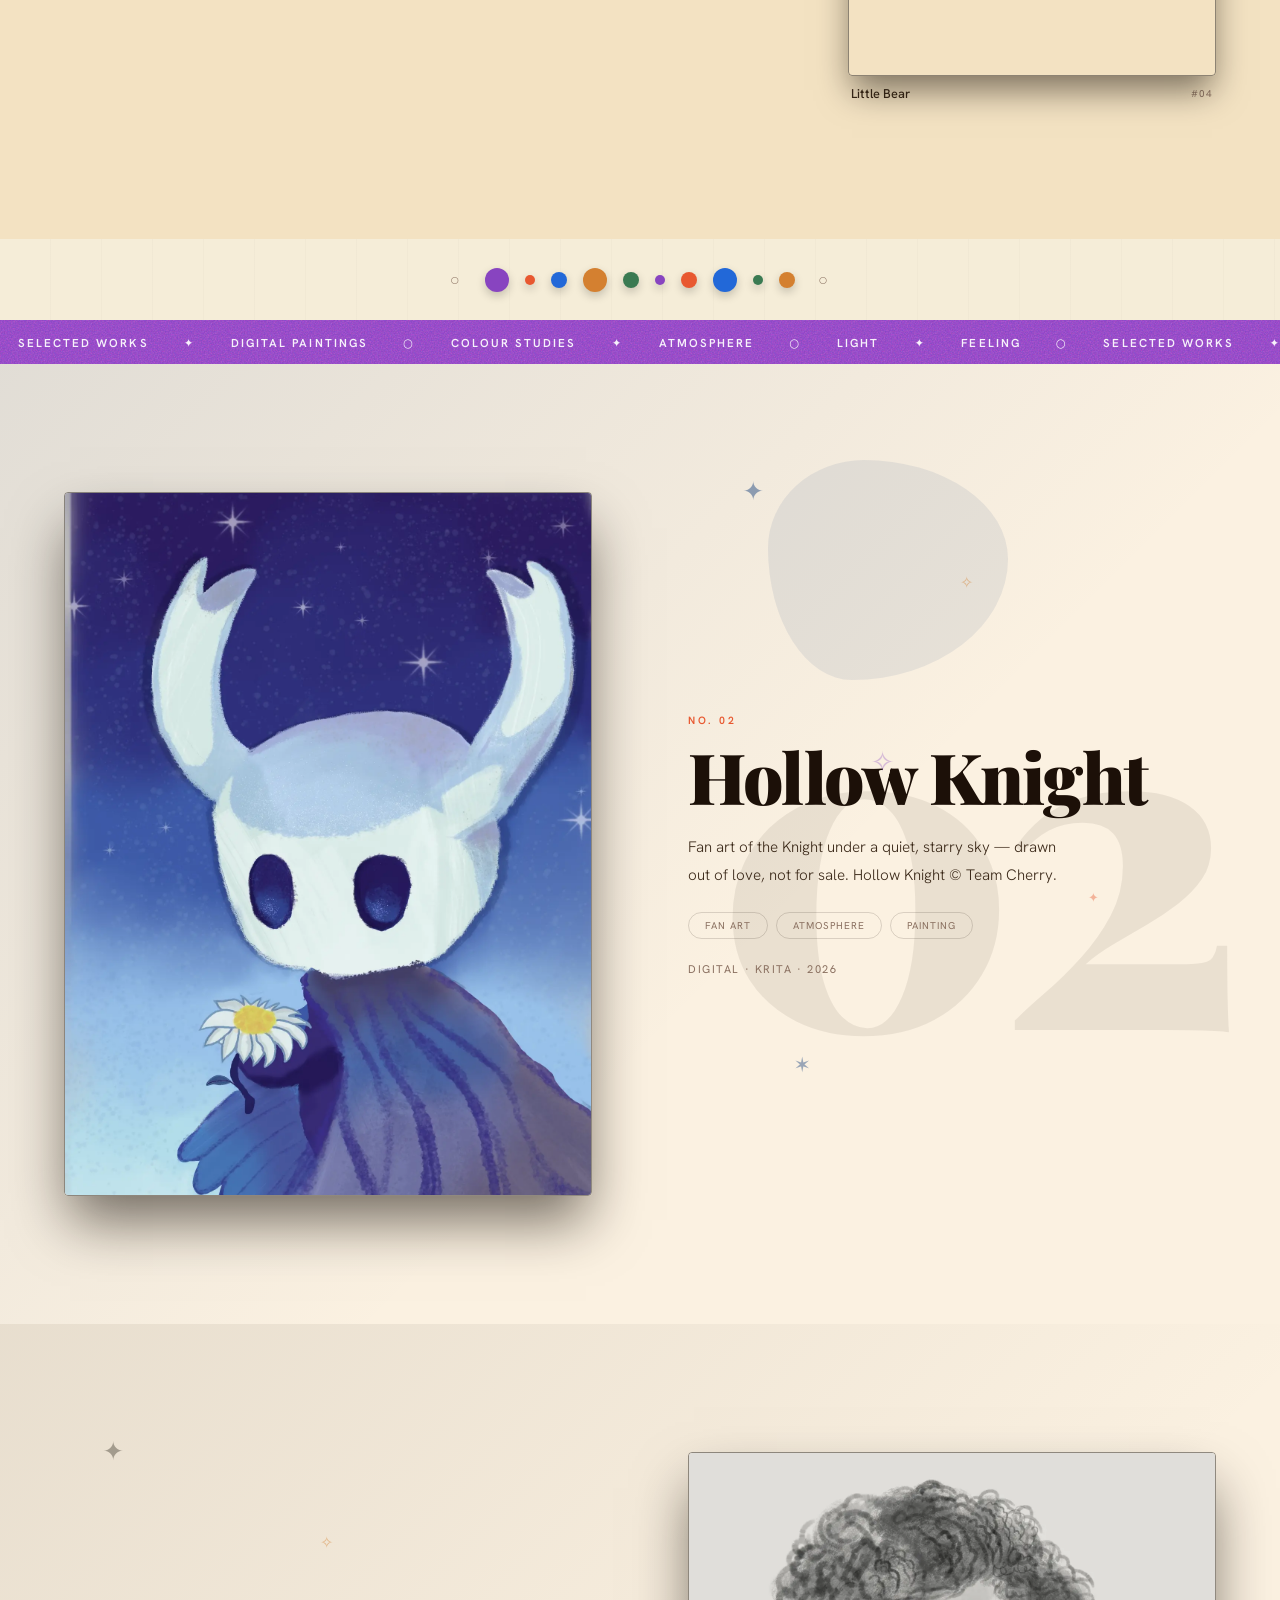
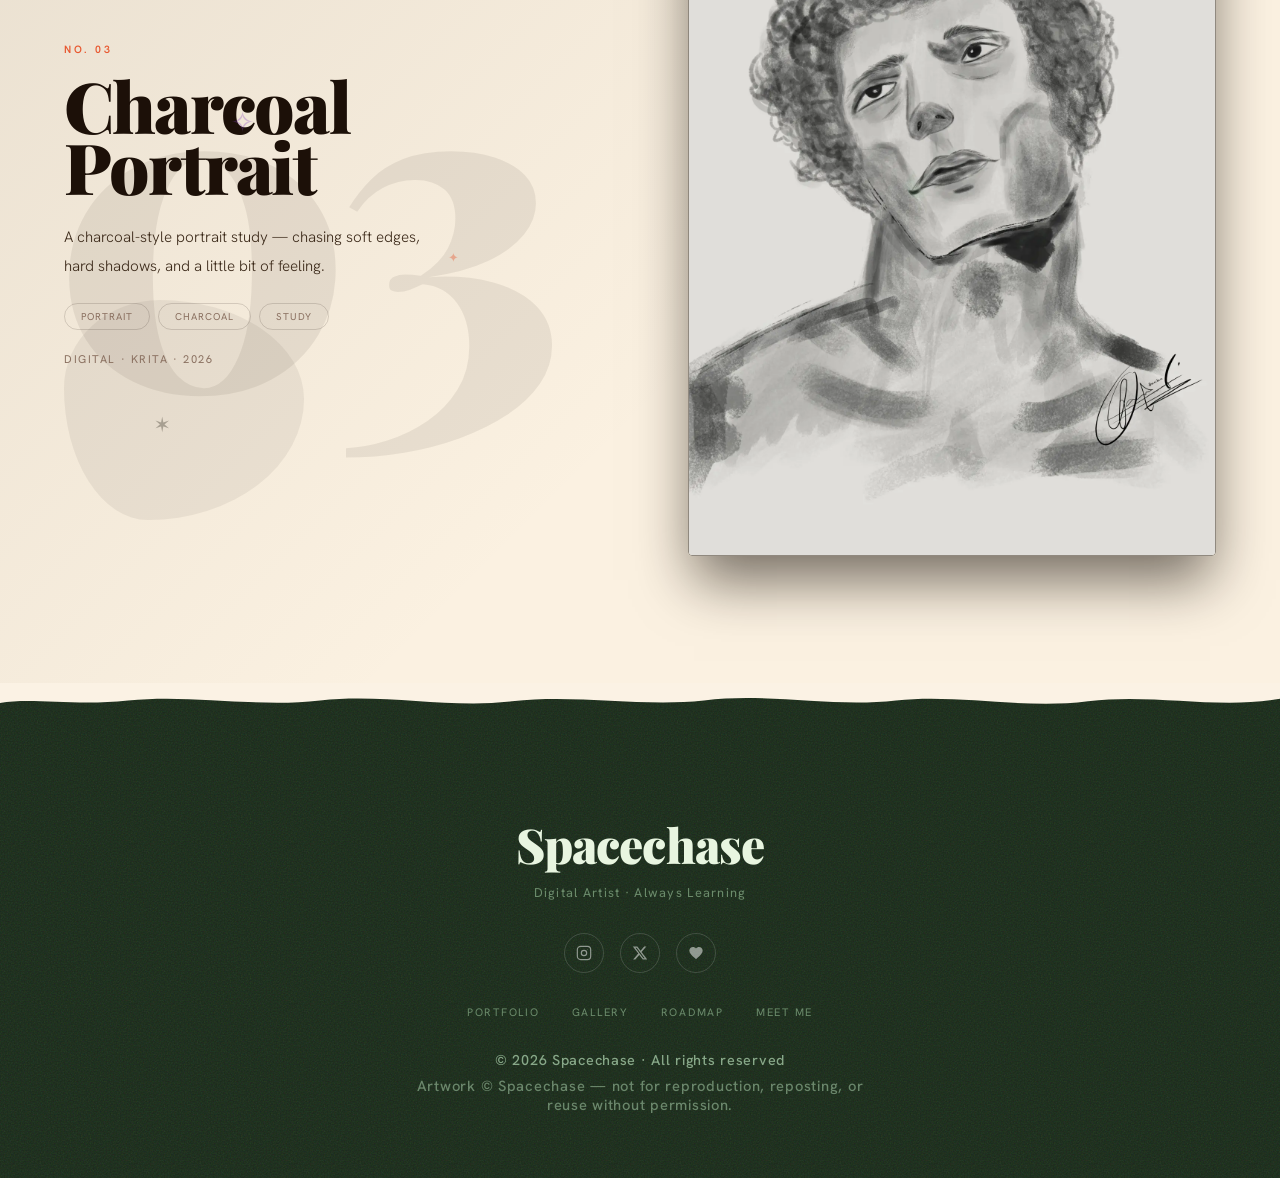
<file: portfolio/index.html>
<!DOCTYPE html>
<html lang="en">
<head>
  <meta charset="UTF-8">
  <meta name="viewport" content="width=device-width, initial-scale=1.0">
  <meta name="copyright" content="© 2026 Spacechase. All rights reserved.">
  <meta name="robots" content="index, follow, noai, noimageai">
  <title>Portfolio — Spacechase</title>
  <link rel="icon" type="image/png" sizes="32x32" href="../favicon-32.png">
  <link rel="apple-touch-icon" href="../apple-touch-icon.png">
  <link rel="manifest" href="../site.webmanifest">
  <meta name="theme-color" content="#1c1008">
  <meta name="apple-mobile-web-app-title" content="Spacechase">
  <meta name="apple-mobile-web-app-capable" content="yes">
  <meta name="mobile-web-app-capable" content="yes">
  <meta name="description" content="Spacechase — Digital Art Portfolio. Vibrant digital paintings and visual explorations.">
  <link rel="preconnect" href="https://fonts.googleapis.com">
  <link rel="preconnect" href="https://fonts.gstatic.com" crossorigin>
  <link href="https://fonts.googleapis.com/css2?family=Caveat:wght@500;600;700&family=Hanken+Grotesk:wght@300;400;500;600;700&family=Playfair+Display:ital,wght@0,400;0,700;0,900;1,400;1,700;1,900&display=swap" rel="stylesheet">
  <link rel="stylesheet" href="../css/index.css">
</head>
<body>

<div class="page-bg" aria-hidden="true"></div>

<!-- brush cursor installs itself from js/cursor.js -->

<!-- NAV -->
<nav class="nav" id="nav">
  <a href="./" class="nav__logo">Spacechase</a>
  <div class="nav__links">
    <a href="./"   class="nav__link nav__link--active">Portfolio</a>
    <a href="../gallery/" class="nav__link">Gallery</a>
    <a href="../roadmap/" class="nav__link">Roadmap</a>
    <a href="../about/"   class="nav__link">Meet Me</a>
  </div>
</nav>

<!-- ══ HERO ══ -->
<section class="hero">
  <div class="hero__bg"></div>

  <!-- colorful doodle elements across hero -->
  <span class="d-star"  style="--x:6%;--y:22%;--sz:1.2rem;--clr:var(--coral);--op:.45;--dur:6s;--del:0s">✦</span>
  <span class="d-star"  style="--x:48%;--y:8%;--sz:0.9rem;--clr:var(--plum);--op:.38;--dur:8s;--del:1.3s">✧</span>
  <span class="d-star"  style="--x:5%;--y:74%;--sz:1rem;--clr:var(--sage);--op:.4;--dur:5s;--del:.6s">✶</span>
  <span class="d-star"  style="--x:52%;--y:82%;--sz:0.8rem;--clr:var(--amber);--op:.35;--dur:7s;--del:1.8s">✦</span>
  <!-- big soft color blobs in background of hero -->
  <span class="d-big" style="--x:2%;--y:38%;--sz:5rem;--clr:var(--coral);--op:.06;--dur:12s">●</span>
  <span class="d-big" style="--x:40%;--y:5%;--sz:3.5rem;--clr:var(--plum);--op:.07;--dur:15s;--del:3s">●</span>

  <!-- left: text -->
  <div class="hero__content">
    <p class="hero__eyebrow">Digital Artist · 2026</p>
    <h1 class="hero__name">Space<br><em>chase</em></h1>
    <p class="hero__sub">colour · light · feeling</p>
    <!-- sticky note — now sits where the tagline was -->
    <div class="hero__note">
      <span class="hero__note-icon">🎨</span>
      currently making: something with colour
    </div>

    <!-- CTA with hand-drawn arrow doodle -->
    <div class="doodle-cta-wrap">
      <a href="https://instagram.com/spazechaze" class="hero__cta" target="_blank" rel="noopener">
        <svg width="15" height="15" viewBox="0 0 24 24" fill="none" stroke="currentColor" stroke-width="2" stroke-linecap="round" stroke-linejoin="round"><rect x="2" y="2" width="20" height="20" rx="5"/><circle cx="12" cy="12" r="4"/><circle cx="17.5" cy="6.5" r=".5" fill="currentColor" stroke="none"/></svg>
        Follow on Instagram
      </a>
      <svg class="doodle-arrow-svg" width="40" height="28" viewBox="0 0 40 28" fill="none">
        <path d="M2,20 C10,18 20,14 32,10" stroke="var(--ink-m)" stroke-width="1.8" stroke-linecap="round"/>
        <path d="M26,4 L34,10 L26,17" stroke="var(--ink-m)" stroke-width="1.8" stroke-linecap="round" stroke-linejoin="round"/>
      </svg>
    </div>

    <!-- colour palette -->
    <div class="hero__palette">
      <span class="hero__palette-label">palette →</span>
      <span class="palette-dot" style="--c:#e85830" title="coral"></span>
      <span class="palette-dot" style="--c:#d48030" title="amber"></span>
      <span class="palette-dot" style="--c:#3a7a52" title="sage"></span>
      <span class="palette-dot" style="--c:#8844c0" title="plum"></span>
      <span class="palette-dot" style="--c:#2268d8" title="cobalt"></span>
    </div>
  </div>

  <!-- right: floating circle + badges -->
  <div class="hero__visual">
    <div class="hero-badge hb-1">✦ Digital</div>
    <div class="hero-badge hb-2">Procreate</div>
    <div class="hero-badge hb-3">2026</div>
    <div class="hero-badge hb-4">Always Learning</div>
    <div class="hero-badge hb-5">Colour · Light</div>
    <div class="hero__circle">
      <img class="art-canvas" src="../img/portfolio-pfp.webp" alt="Spacechase" width="696" height="700" fetchpriority="high">
    </div>
  </div>

  <div class="hero__scroll">
    <span class="scroll-line"></span>
    <span class="scroll-text">Scroll</span>
  </div>
</section>

<!-- TICKER 1 -->
<div class="ticker">
  <div class="ticker__track">
    <span>Spacechase</span><span>✦</span><span>Digital Artist</span><span>✦</span>
    <span>2026</span><span>○</span><span>Original Works</span><span>✦</span>
    <span>Procreate</span><span>○</span><span>Colour Study</span><span>✦</span>
    <span>Spacechase</span><span>✦</span><span>Digital Artist</span><span>✦</span>
    <span>2026</span><span>○</span><span>Original Works</span><span>✦</span>
    <span>Procreate</span><span>○</span><span>Colour Study</span><span>✦</span>
  </div>
</div>

<!-- ══ STATEMENT ══ -->
<section class="statement reveal">
  <p class="statement__text">
    "I make images that feel like <em>memories</em> —<br>
    of places I've never been, emotions I can't name."
  </p>
</section>

<!-- ══ PAINT DOT STRIP ══ -->
<div class="paint-strip" aria-hidden="true">
  <span class="ps-label">✦</span>
  <span class="ps-dot sm"  style="--c:#e85830;--del:0s"></span>
  <span class="ps-dot"     style="--c:#d48030;--del:.14s"></span>
  <span class="ps-dot big" style="--c:#3a7a52;--del:.28s"></span>
  <span class="ps-dot"     style="--c:#8844c0;--del:.42s"></span>
  <span class="ps-dot big" style="--c:#e85830;--del:.56s"></span>
  <span class="ps-dot sm"  style="--c:#2268d8;--del:.7s"></span>
  <span class="ps-dot"     style="--c:#d48030;--del:.84s"></span>
  <span class="ps-dot big" style="--c:#8844c0;--del:.98s"></span>
  <span class="ps-dot"     style="--c:#e85830;--del:1.12s"></span>
  <span class="ps-dot sm"  style="--c:#3a7a52;--del:1.26s"></span>
  <span class="ps-dot"     style="--c:#2268d8;--del:1.4s"></span>
  <span class="ps-dot big" style="--c:#d48030;--del:1.54s"></span>
  <span class="ps-label">✦</span>
</div>

<!-- ══ FEATURED (filled by JS) ══ -->
<section class="featured-section reveal" id="featuredRoot">
  <span class="ft-sparkle" style="--x:2%;--y:15%;--sz:1.5rem;--clr:var(--coral);--op:.4;--dur:5s">✦</span>
  <span class="ft-sparkle" style="--x:4%;--y:65%;--sz:0.9rem;--clr:var(--amber);--op:.35;--dur:7s;--del:.8s">✦</span>
  <span class="ft-sparkle" style="--x:96%;--y:20%;--sz:1.1rem;--clr:var(--plum);--op:.3;--dur:6s;--del:.4s">✧</span>
  <span class="ft-sparkle" style="--x:94%;--y:75%;--sz:0.8rem;--clr:var(--sage);--op:.35;--dur:8s;--del:1.2s">✶</span>
</section>

<!-- ══ GALLERY ══ -->
<section class="gallery-section" id="gallery">
  <p class="gallery-intro reveal">selected pieces from the journey so far</p>
  <div class="section-mark reveal">
    <div class="sm-dot"></div>
    <div style="display:flex;flex-direction:column;gap:.1rem;flex-shrink:0;">
      <span class="sm-label">The Work</span>
      <svg class="sm-squiggle" width="72" height="8" viewBox="0 0 72 8" fill="none">
        <path d="M0,5 Q9,1 18,5 Q27,9 36,5 Q45,1 54,5 Q63,9 72,5" stroke="var(--coral)" stroke-width="2" stroke-linecap="round" fill="none"/>
      </svg>
    </div>
    <div class="sm-rule"></div>
    <span class="sm-count" id="galleryCount"></span>
  </div>
  <div class="portfolio-grid" id="galleryRoot"></div>
</section>

<!-- ══ PAINT DOT STRIP 2 ══ -->
<div class="paint-strip" aria-hidden="true">
  <span class="ps-label">○</span>
  <span class="ps-dot big" style="--c:#8844c0;--del:0s"></span>
  <span class="ps-dot sm"  style="--c:#e85830;--del:.18s"></span>
  <span class="ps-dot"     style="--c:#2268d8;--del:.36s"></span>
  <span class="ps-dot big" style="--c:#d48030;--del:.54s"></span>
  <span class="ps-dot"     style="--c:#3a7a52;--del:.72s"></span>
  <span class="ps-dot sm"  style="--c:#8844c0;--del:.9s"></span>
  <span class="ps-dot"     style="--c:#e85830;--del:1.08s"></span>
  <span class="ps-dot big" style="--c:#2268d8;--del:1.26s"></span>
  <span class="ps-dot sm"  style="--c:#3a7a52;--del:1.44s"></span>
  <span class="ps-dot"     style="--c:#d48030;--del:1.62s"></span>
  <span class="ps-label">○</span>
</div>

<!-- TICKER 2 -->
<div class="ticker ticker--plum">
  <div class="ticker__track">
    <span>Selected Works</span><span>✦</span><span>Digital Paintings</span><span>○</span>
    <span>Colour Studies</span><span>✦</span><span>Atmosphere</span><span>○</span>
    <span>Light</span><span>✦</span><span>Feeling</span><span>○</span>
    <span>Selected Works</span><span>✦</span><span>Digital Paintings</span><span>○</span>
    <span>Colour Studies</span><span>✦</span><span>Atmosphere</span><span>○</span>
    <span>Light</span><span>✦</span><span>Feeling</span><span>○</span>
  </div>
</div>

<!-- ══ SPOTLIGHTS (filled by JS) ══ -->
<div id="spotlightsRoot"></div>

<!-- ══ FOOTER ══ -->
<footer class="footer reveal">
  <div class="footer__inner">
    <p class="footer__name">Spacechase</p>
    <p class="footer__tagline">Digital Artist · Always Learning</p>
    <div class="social-links">
      <a href="https://instagram.com/spazechaze" class="social-link" title="Instagram" target="_blank" rel="noopener">
        <svg viewBox="0 0 24 24" fill="none" stroke="currentColor" stroke-width="1.8" stroke-linecap="round" stroke-linejoin="round"><rect x="2" y="2" width="20" height="20" rx="5"/><circle cx="12" cy="12" r="4"/><circle cx="17.5" cy="6.5" r=".5" fill="currentColor" stroke="none"/></svg>
      </a>
      <a href="#" class="social-link" title="Twitter / X" target="_blank" rel="noopener">
        <svg viewBox="0 0 24 24" fill="currentColor"><path d="M18.244 2.25h3.308l-7.227 8.26 8.502 11.24H16.17l-5.214-6.817L4.99 21.75H1.68l7.73-8.835L1.254 2.25H8.08l4.713 6.231zm-1.161 17.52h1.833L7.084 4.126H5.117z"/></svg>
      </a>
      <a href="https://buymeacoffee.com/spacechase" class="social-link" title="Support my work" target="_blank" rel="noopener">
        <svg viewBox="0 0 24 24" fill="currentColor"><path d="M12 21.35l-1.45-1.32C5.4 15.36 2 12.28 2 8.5 2 5.42 4.42 3 7.5 3c1.74 0 3.41.81 4.5 2.09C13.09 3.81 14.76 3 16.5 3 19.58 3 22 5.42 22 8.5c0 3.78-3.4 6.86-8.55 11.54L12 21.35z"/></svg>
      </a>
    </div>
    <nav class="footer__nav">
      <a href="./">Portfolio</a>
      <a href="../gallery/">Gallery</a>
      <a href="../roadmap/">Roadmap</a>
      <a href="../about/">Meet Me</a>
    </nav>
    <p class="footer__credit">© <span data-yr>2026</span> Spacechase · All rights reserved</p>
    <p class="footer__credit" style="margin-top:.4rem;opacity:.72;font-size:.92em;">Artwork © Spacechase — not for reproduction, reposting, or reuse without permission.</p>
  </div>
</footer>

<!-- ══ LIGHTBOX ══ -->
<div class="lightbox" id="lightbox" role="dialog" aria-modal="true" aria-label="Artwork viewer">
  <div class="lightbox__back" id="lbBack"></div>
  <div class="lightbox__frame">
    <div class="lightbox__canvas" id="lbCanvas"></div>
  </div>
  <button class="lightbox__close" id="lbClose" aria-label="Close">✕</button>
</div>

<script src="../portfolio-data.js"></script>
<script src="../js/index.js"></script>

<script src="../js/cursor.js"></script>

</body>
</html>
</file>
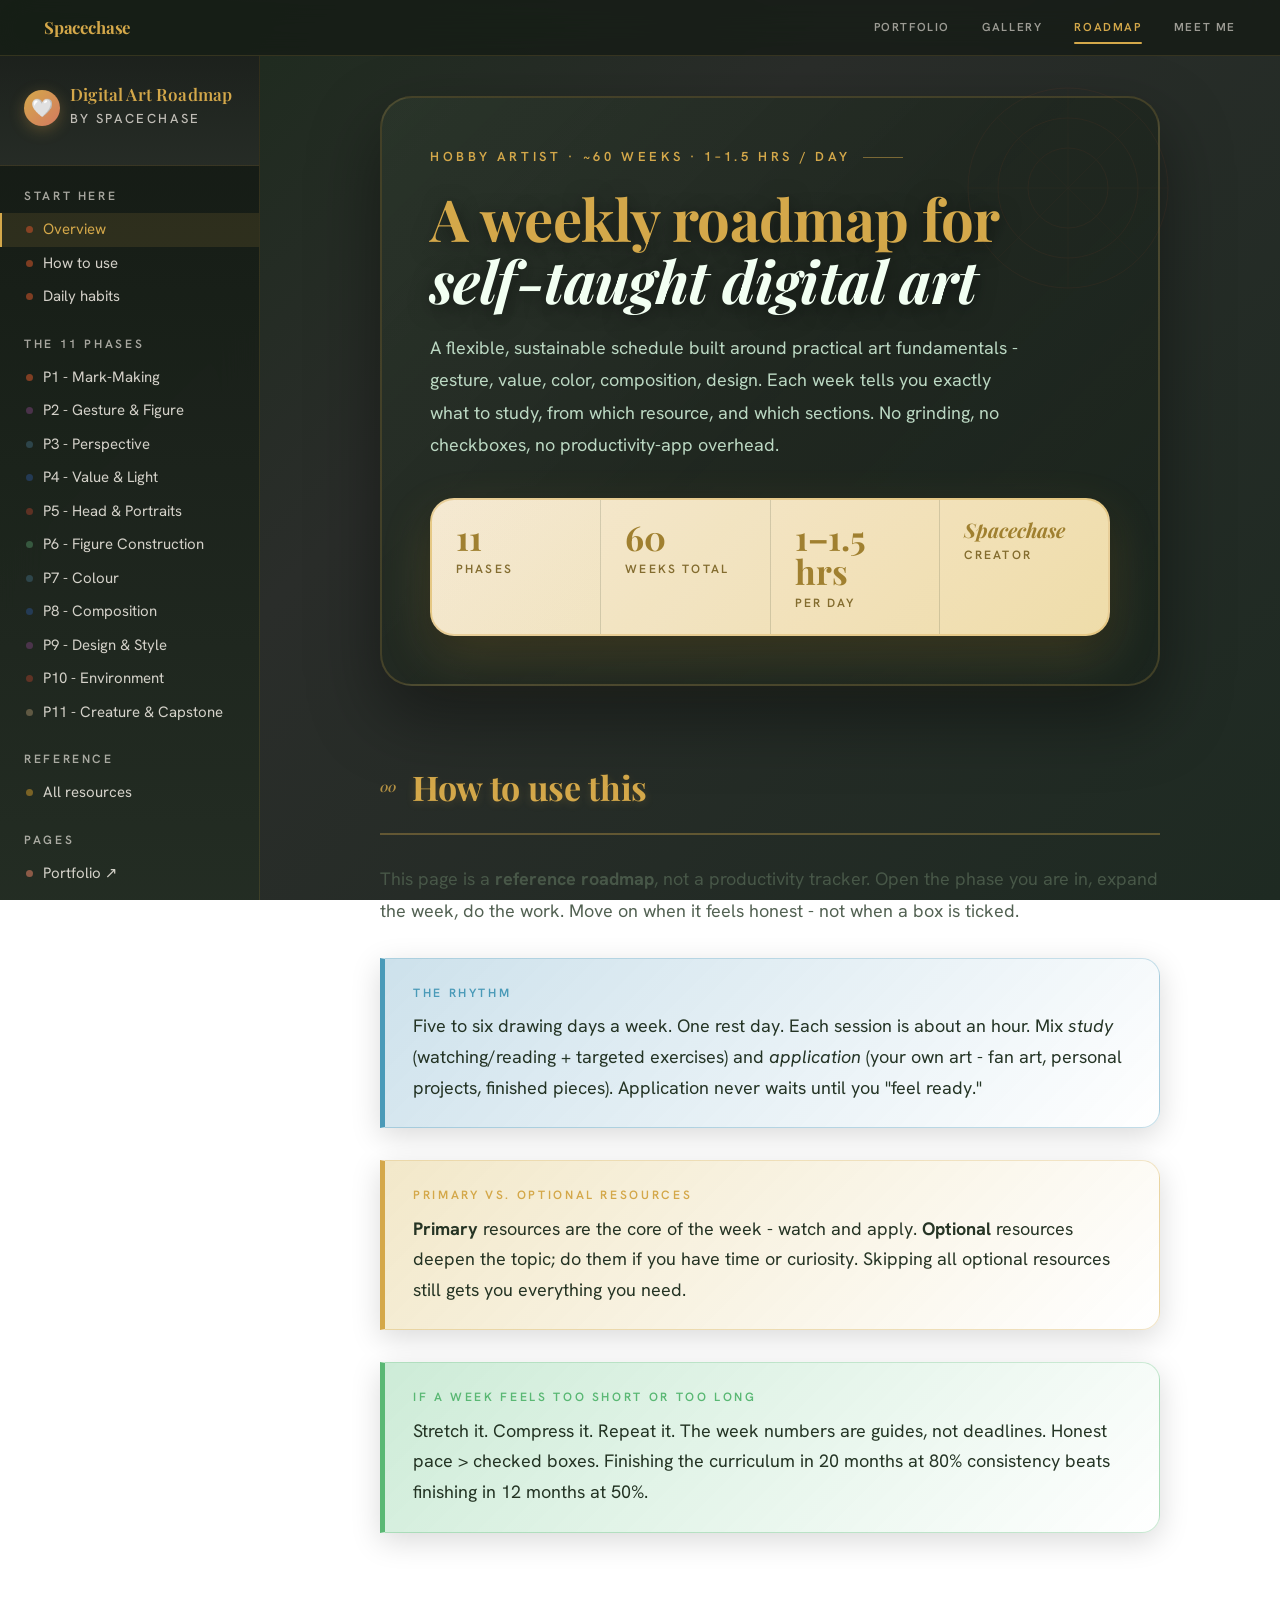
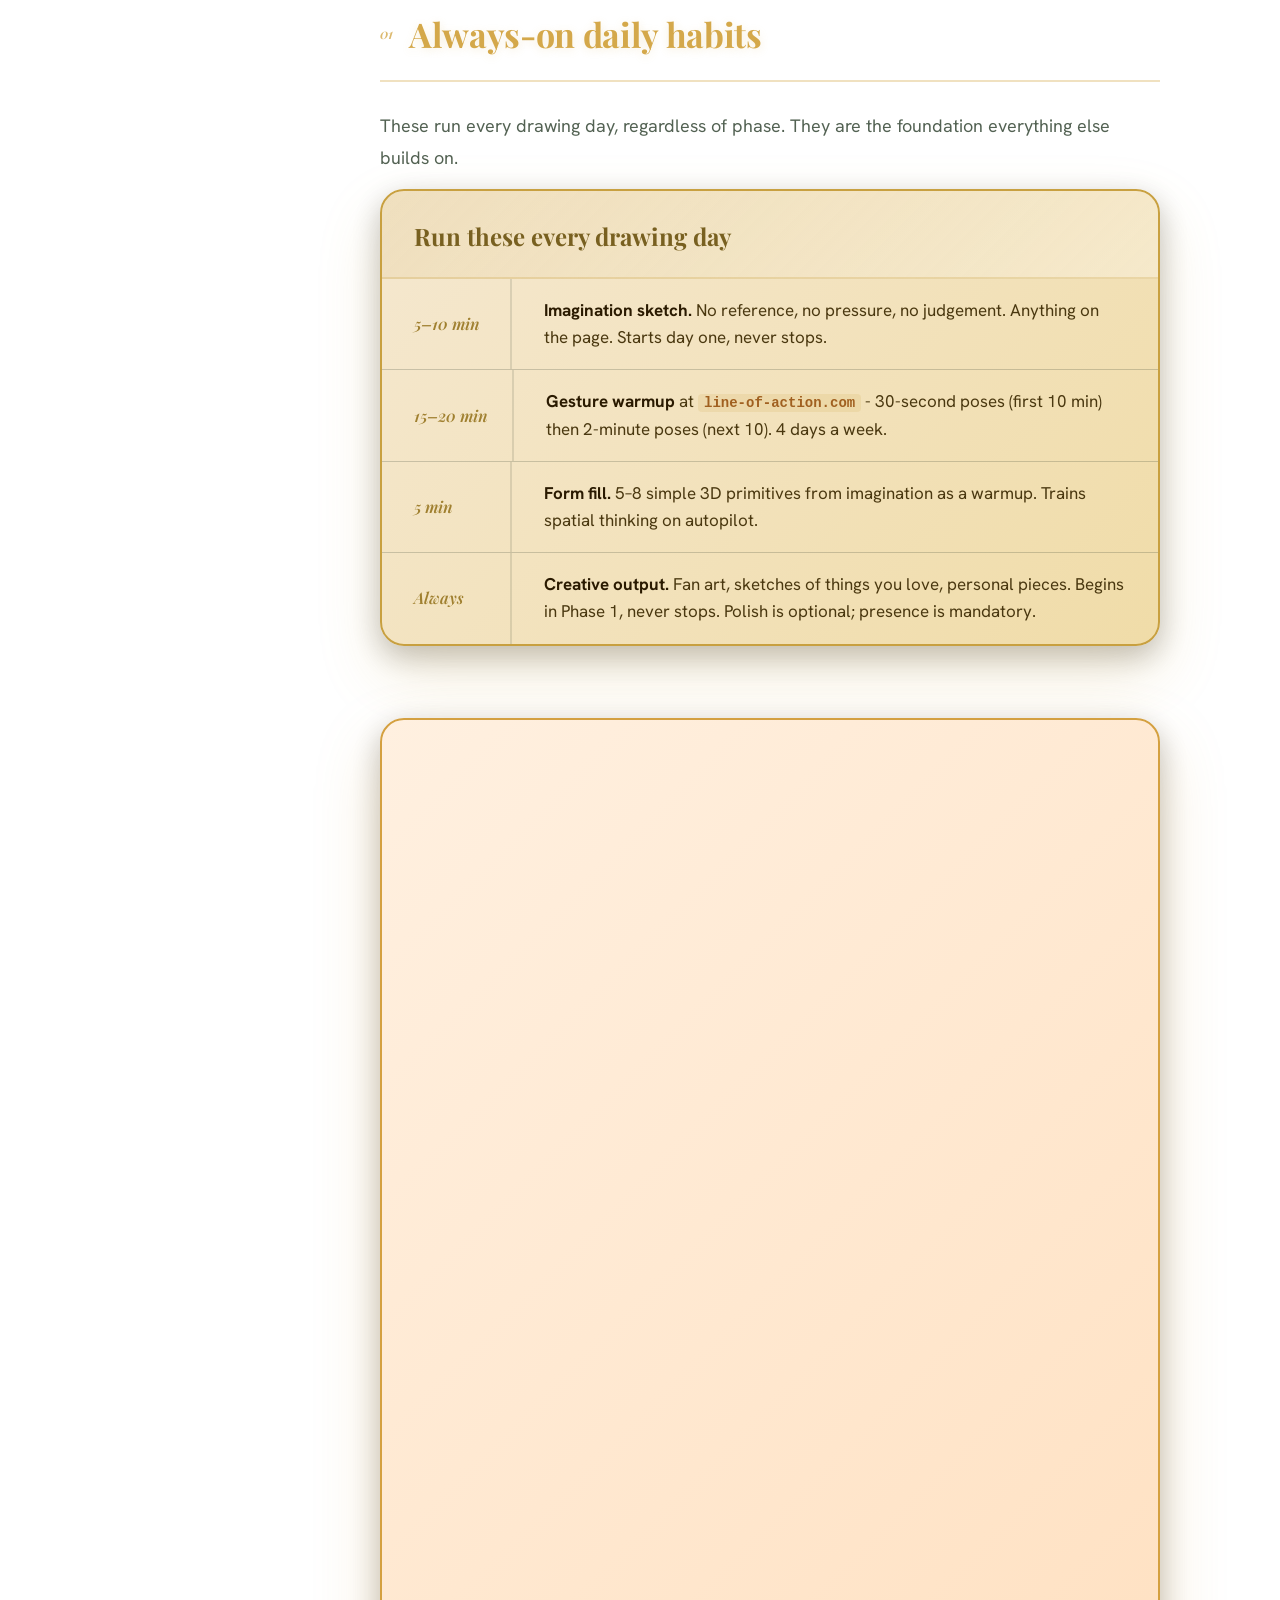
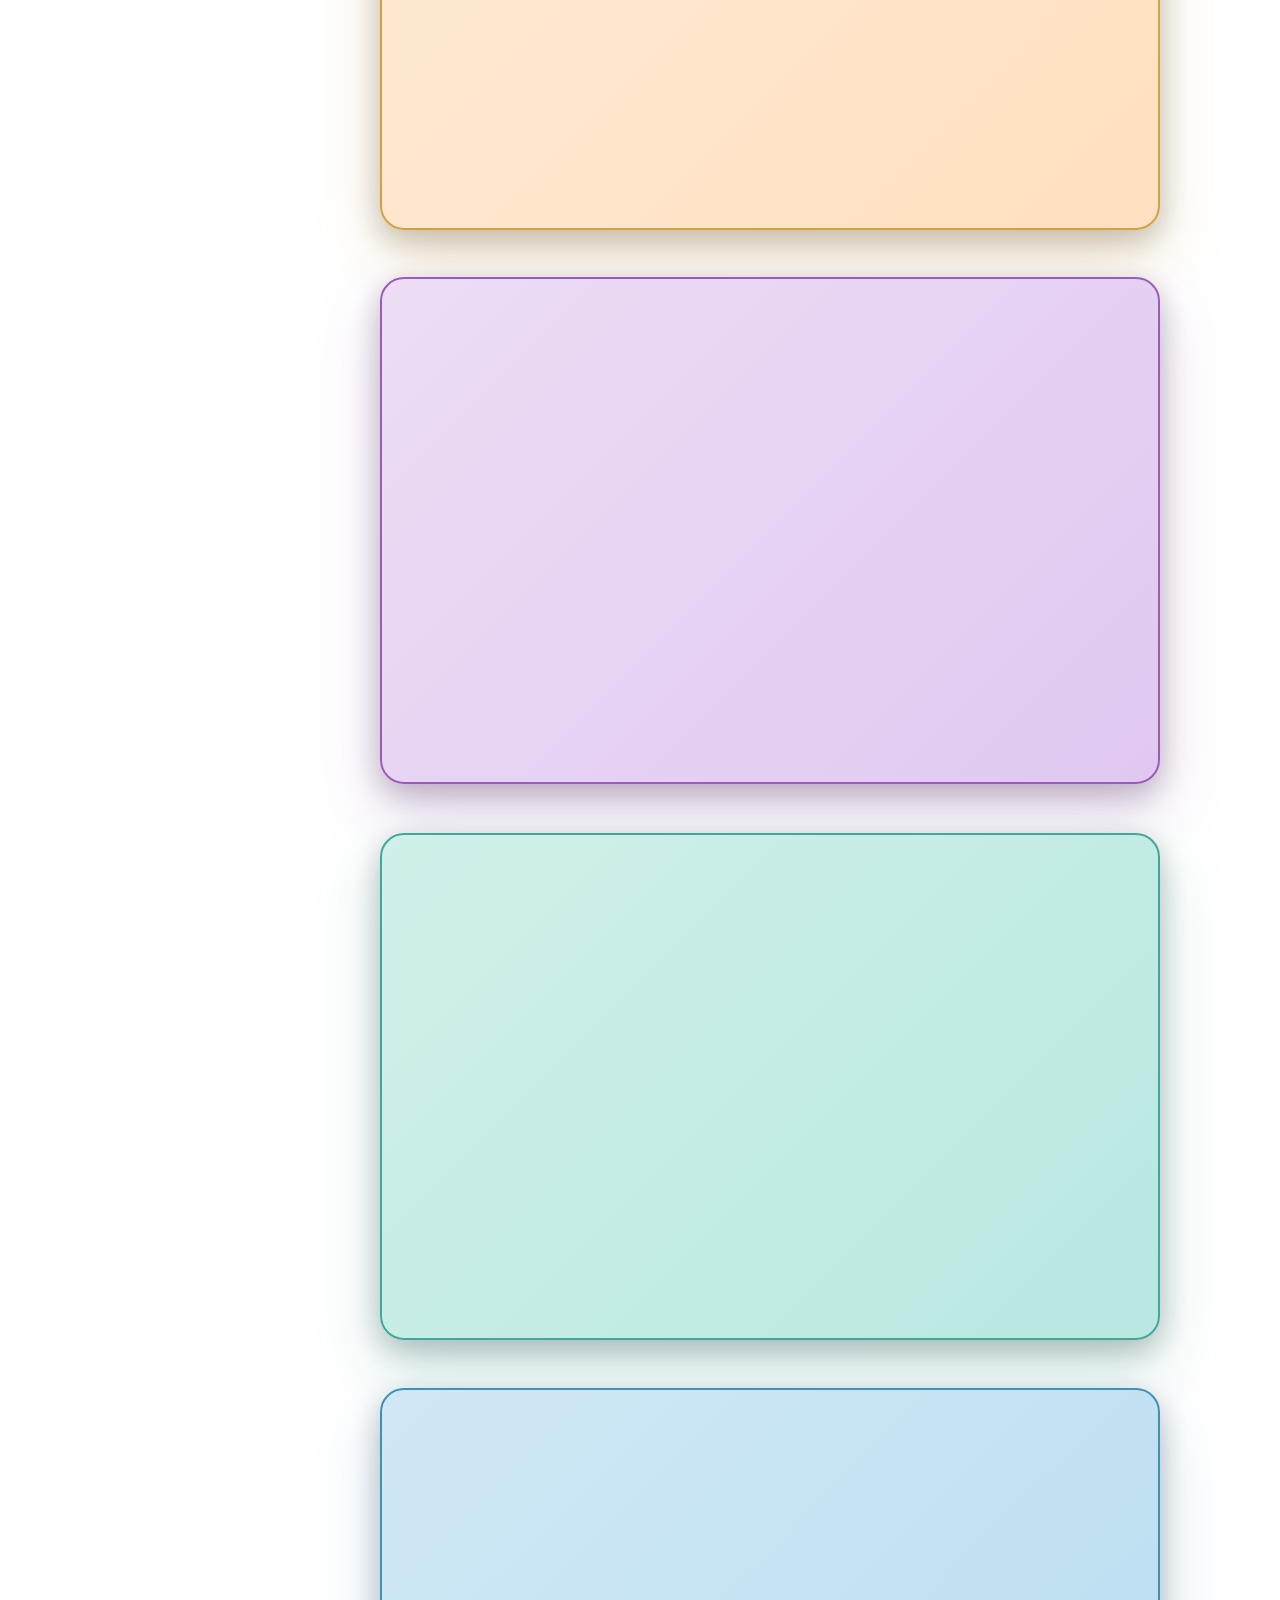
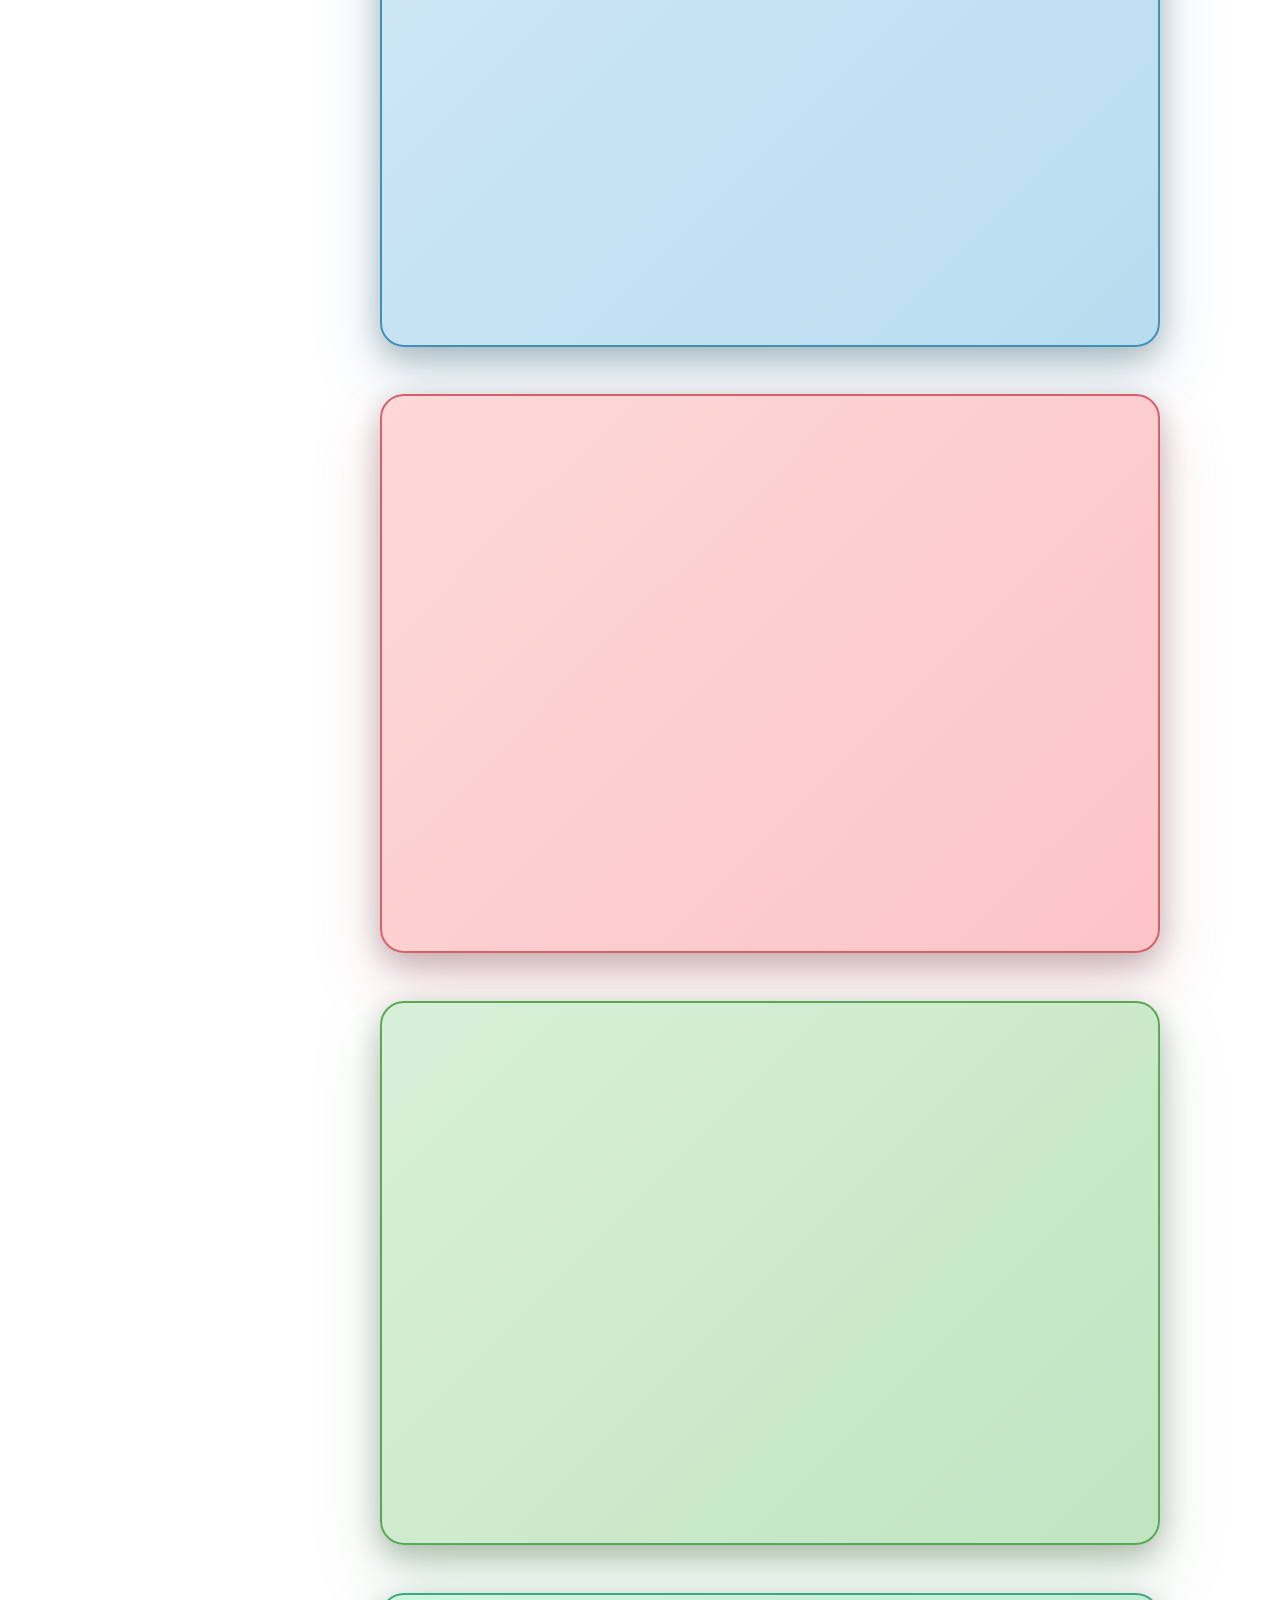
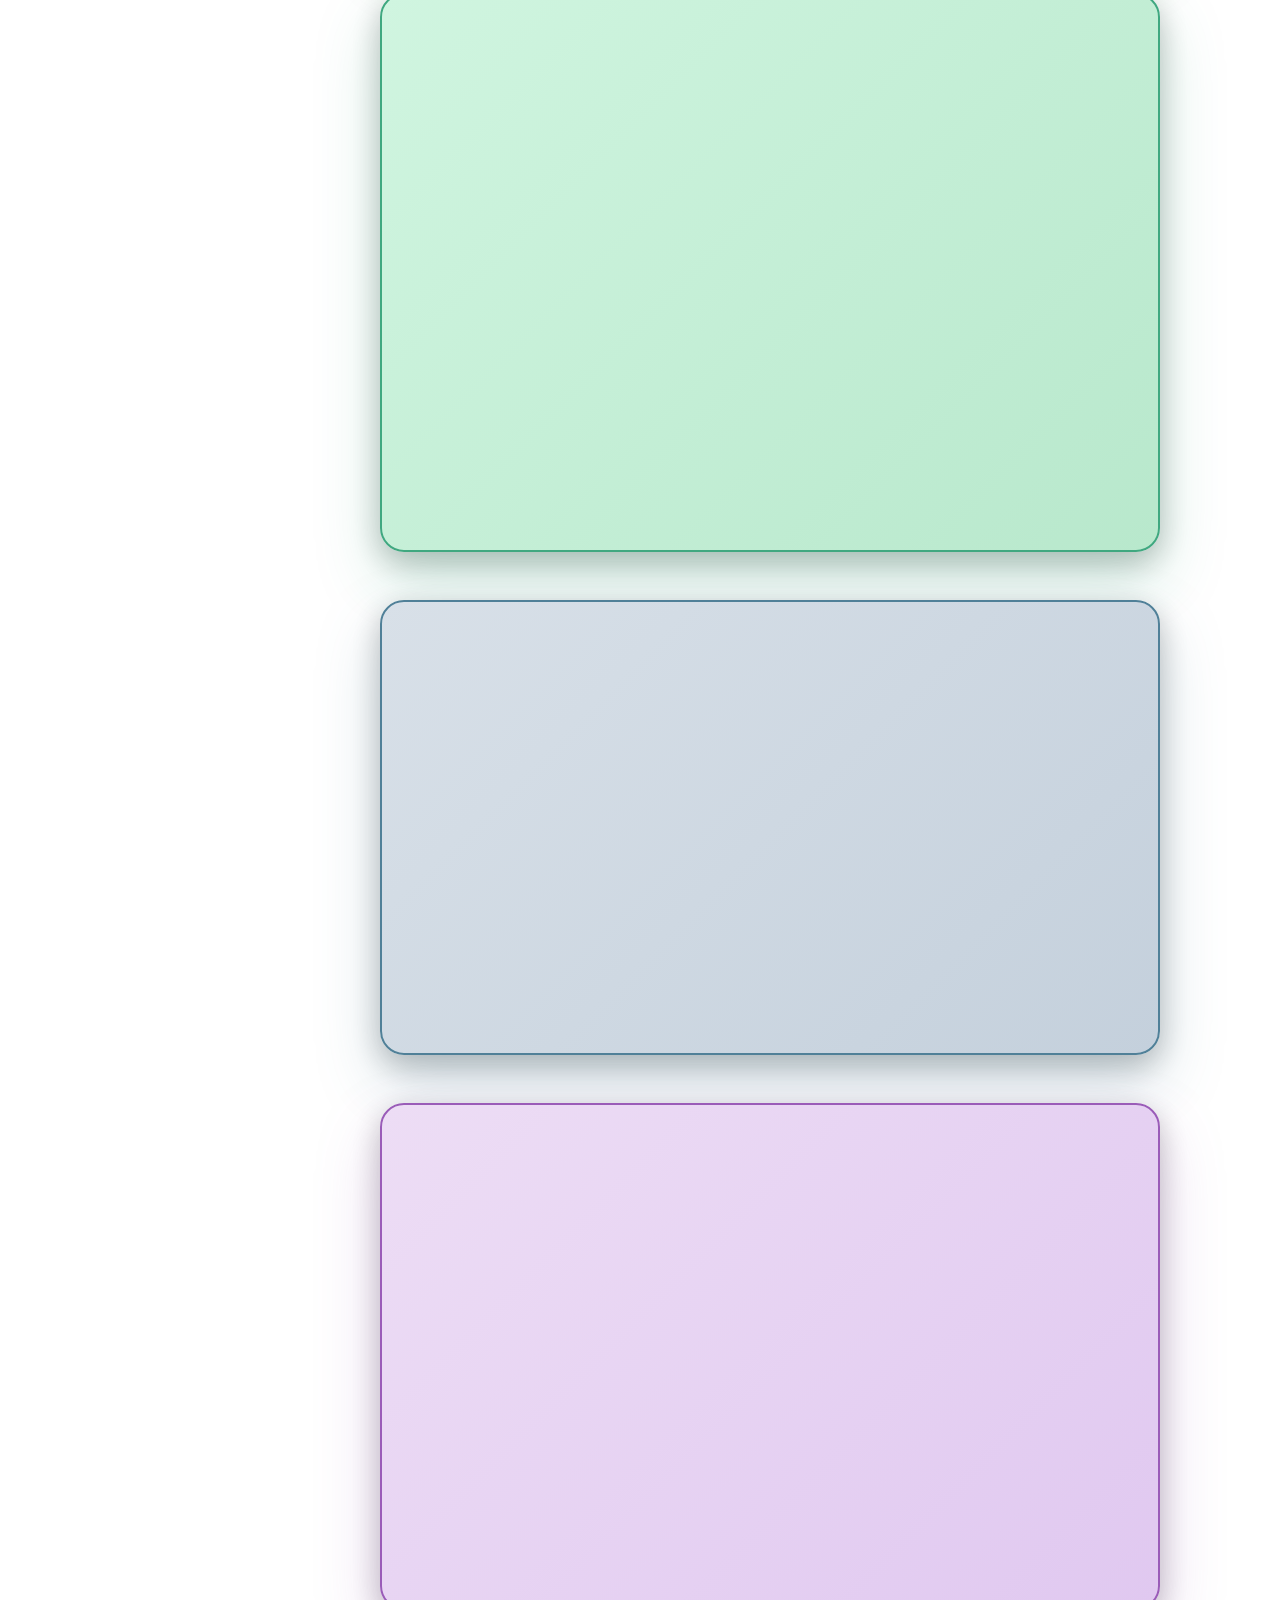
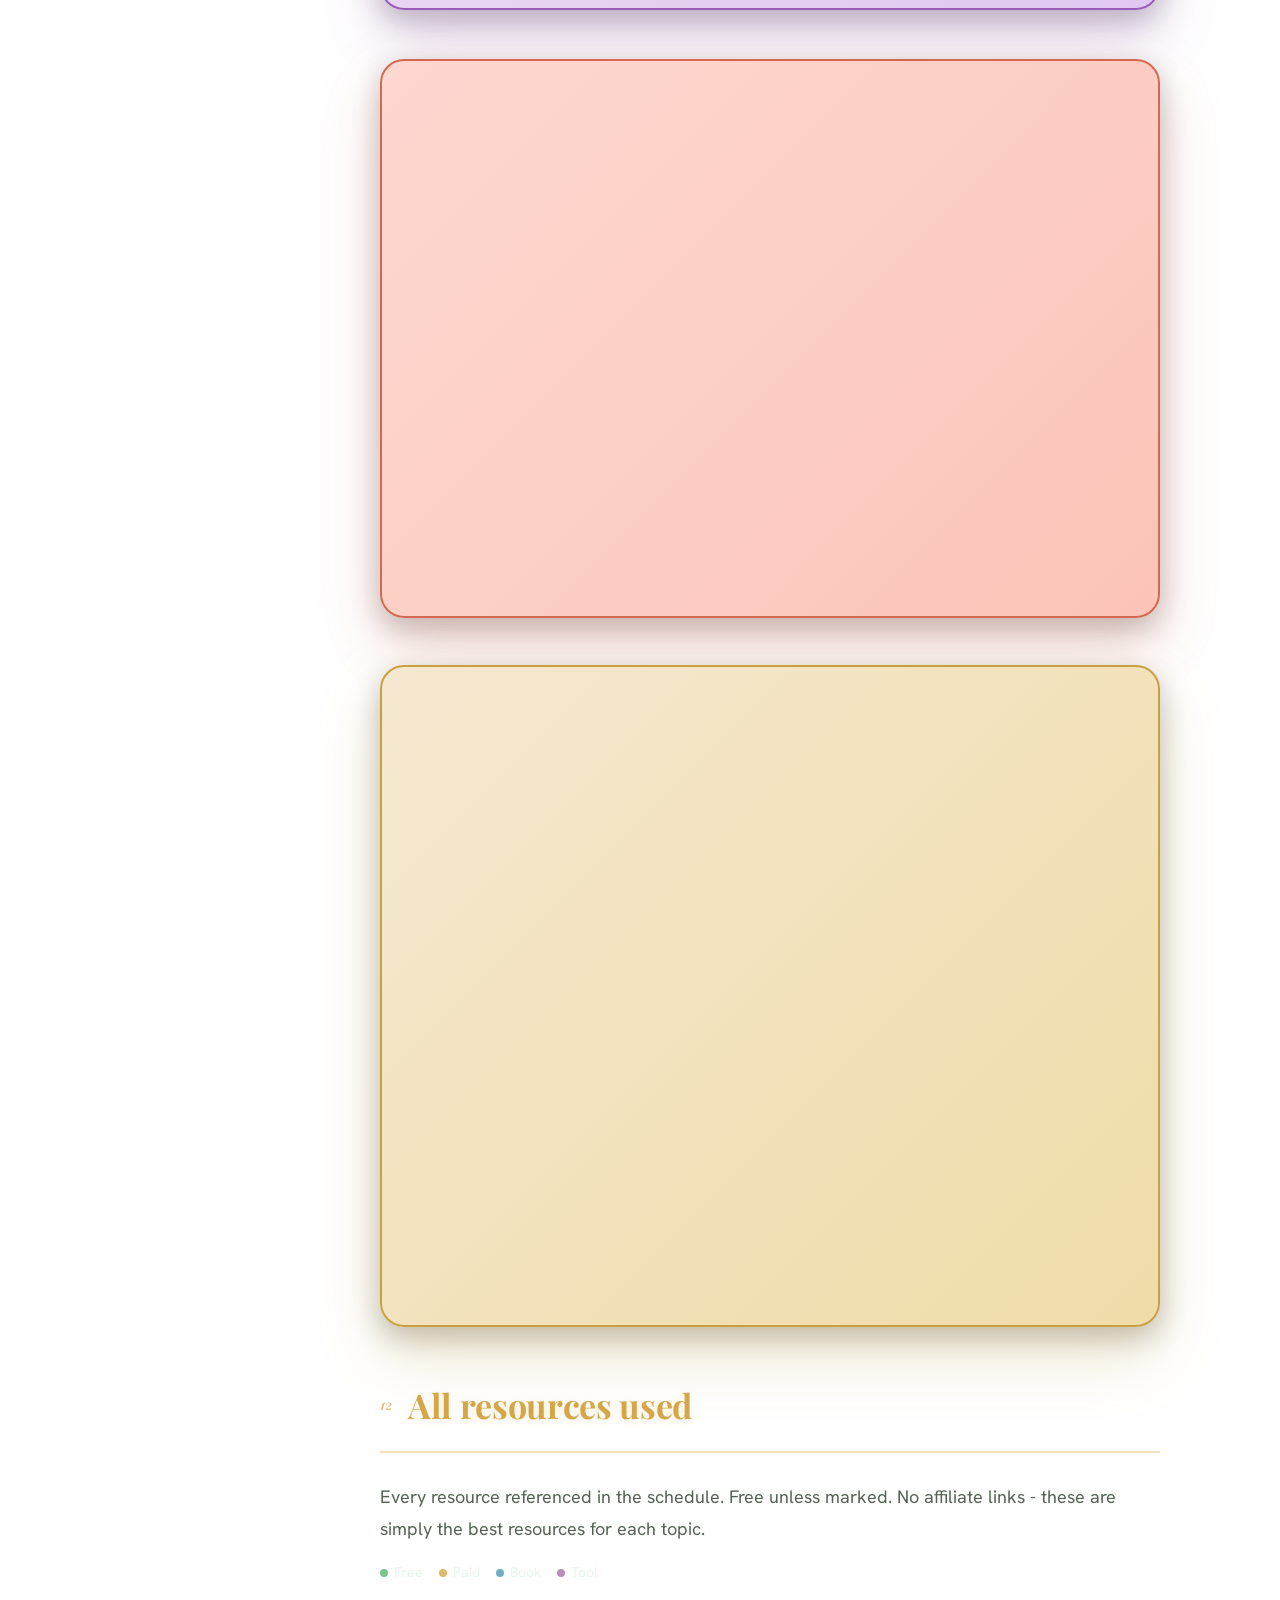
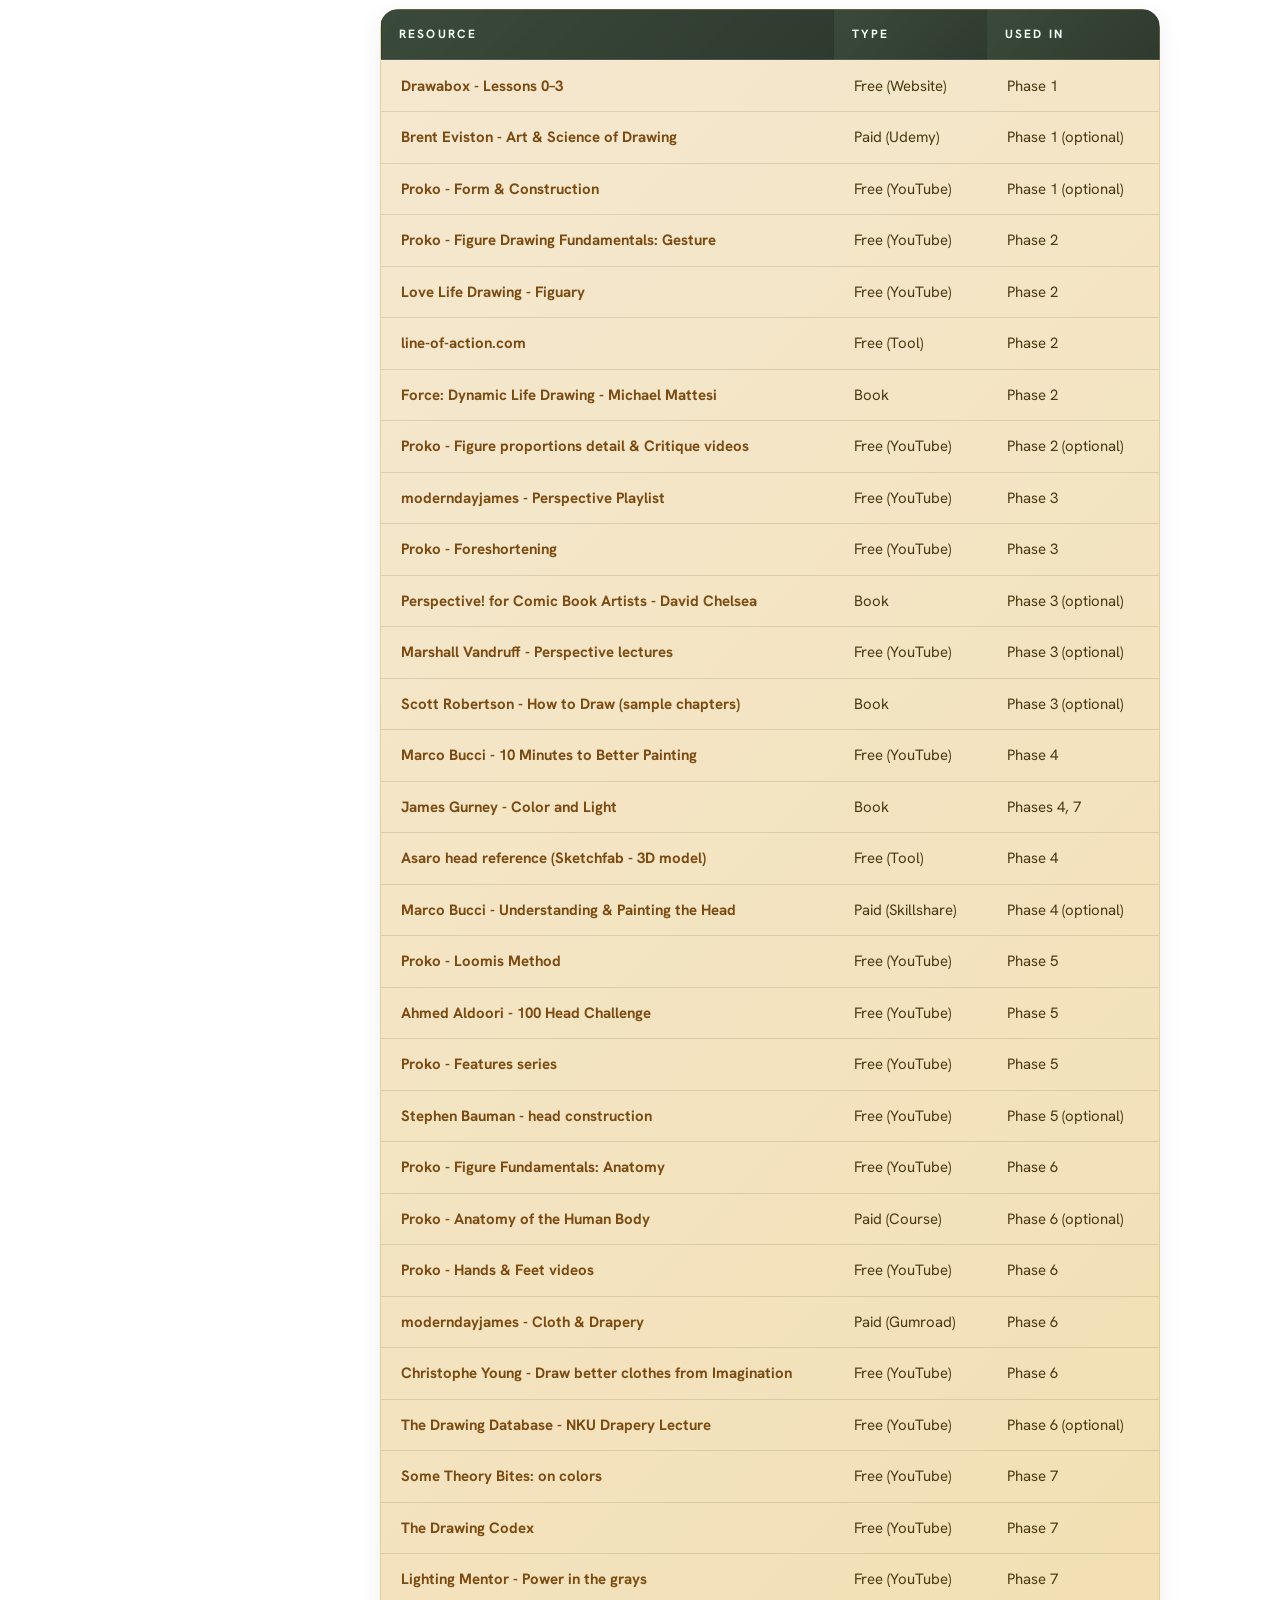
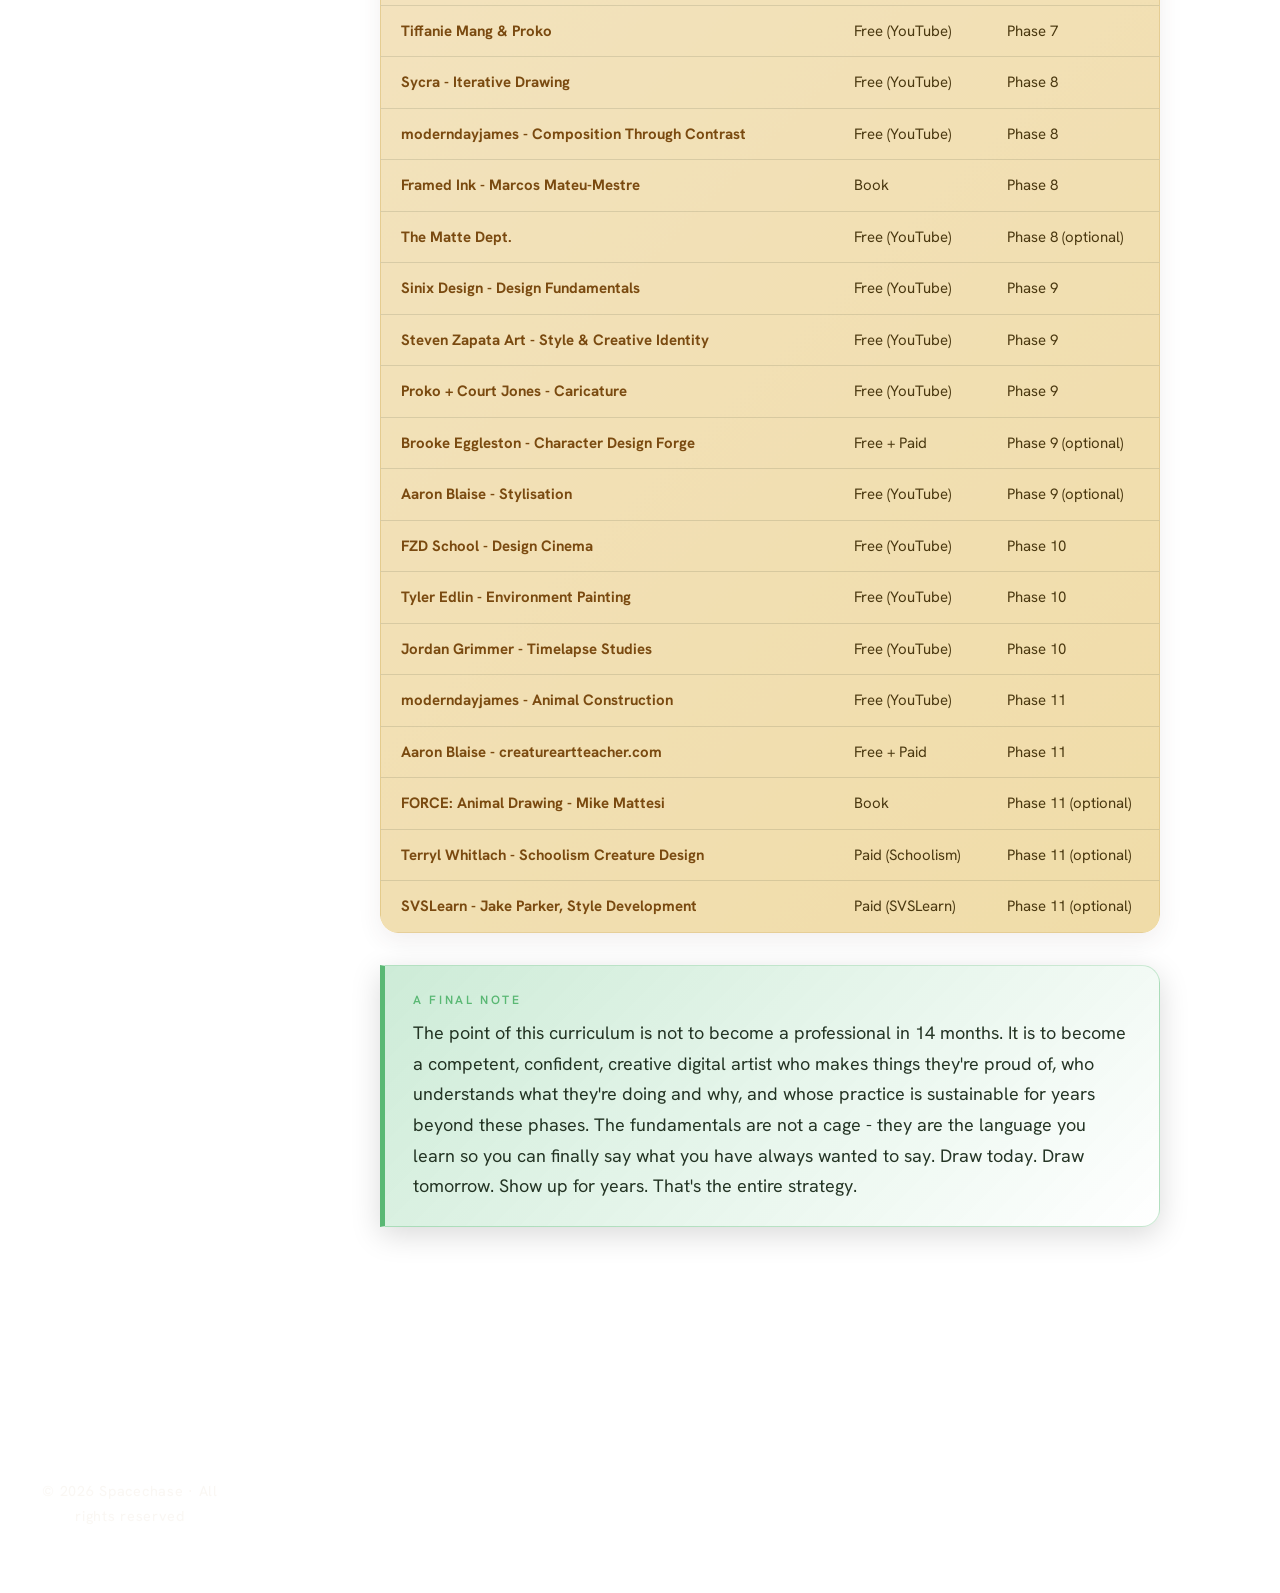
<file: roadmap/index.html>
<!DOCTYPE html>
<html lang="en">
<head>
<meta charset="UTF-8">
<meta name="viewport" content="width=device-width, initial-scale=1.0">
<meta name="copyright" content="© 2026 Spacechase. All rights reserved.">
<meta name="robots" content="index, follow, noai, noimageai">
<meta name="description" content="A self-taught digital-art learning roadmap — 11 phases over 60 weeks, with weekly focuses, resources and outputs.">
<title>Roadmap — Spacechase</title>
<link rel="icon" type="image/png" sizes="32x32" href="../favicon-32.png">
<link rel="apple-touch-icon" href="../apple-touch-icon.png">
<link rel="manifest" href="../site.webmanifest">
<meta name="theme-color" content="#1c1008">
<meta name="apple-mobile-web-app-title" content="Spacechase">
<meta name="apple-mobile-web-app-capable" content="yes">
<meta name="mobile-web-app-capable" content="yes">

<link rel="preconnect" href="https://fonts.googleapis.com">
<link rel="preconnect" href="https://fonts.gstatic.com" crossorigin>
<link href="https://fonts.googleapis.com/css2?family=Caveat:wght@500;600;700&family=Hanken+Grotesk:wght@300;400;500;600;700&family=Playfair+Display:ital,wght@0,400;0,500;0,600;0,700;0,800;1,400;1,500;1,600;1,700&display=swap" rel="stylesheet">

<link rel="stylesheet" href="../css/roadmap.css">
</head>

<body>

<!-- ─── SIDEBAR ─── -->
<aside class="sidebar">
  <div class="sidebar-brand">
    <div class="sidebar-logo">
      <div class="icon">🤍</div>
      <div>
        <div class="name">Digital Art Roadmap</div>
        <span class="sub">by Spacechase</span>
      </div>
    </div>
  </div>

  <div class="nav-group">Start Here</div>
  <a href="#top"><span class="phase-dot" style="background:#c4512a"></span>Overview</a>
  <a href="#how"><span class="phase-dot" style="background:#c4512a"></span>How to use</a>
  <a href="#habits"><span class="phase-dot" style="background:#c4512a"></span>Daily habits</a>

  <div class="nav-group">The 11 Phases</div>
  <a href="#p1"><span class="phase-dot" style="background:#c4512a"></span>P1 - Mark-Making</a>
  <a href="#p2"><span class="phase-dot" style="background:#6b3d6b"></span>P2 - Gesture &amp; Figure</a>
  <a href="#p3"><span class="phase-dot" style="background:#3a5c6b"></span>P3 - Perspective</a>
  <a href="#p4"><span class="phase-dot" style="background:#2a4a7c"></span>P4 - Value &amp; Light</a>
  <a href="#p5"><span class="phase-dot" style="background:#8c3a2a"></span>P5 - Head &amp; Portraits</a>
  <a href="#p6"><span class="phase-dot" style="background:#4a7c59"></span>P6 - Figure Construction</a>
  <a href="#p7"><span class="phase-dot" style="background:#3a5c6b"></span>P7 - Colour</a>
  <a href="#p8"><span class="phase-dot" style="background:#2a4a7c"></span>P8 - Composition</a>
  <a href="#p9"><span class="phase-dot" style="background:#6b3d6b"></span>P9 - Design &amp; Style</a>
  <a href="#p10"><span class="phase-dot" style="background:#8c3a2a"></span>P10 - Environment</a>
  <a href="#p11"><span class="phase-dot" style="background:#8c7a5c"></span>P11 - Creature &amp; Capstone</a>

  <div class="nav-group">Reference</div>
  <a href="#resources"><span class="phase-dot" style="background:#b8892a"></span>All resources</a>

  <div class="nav-group">Pages</div>
  <a href="../portfolio/"><span class="phase-dot" style="background:#d47a60"></span>Portfolio ↗</a>
  <a href="../gallery/"><span class="phase-dot" style="background:#2268d8"></span>Gallery ↗</a>
  <a href="../about/"><span class="phase-dot" style="background:#5ab874"></span>Meet Me ↗</a>

  <div class="sidebar-progress">
    <div class="prog-label">Weeks completed</div>
    <div class="prog-bar"><div class="prog-fill" id="progFill"></div></div>
    <div class="prog-count">
      <span id="progText">0 of 60</span>
      <span id="progPct">0%</span>
    </div>
  </div>
</aside>

<!-- Mobile top nav (hidden on desktop, shown on mobile) -->
<nav class="mobile-nav">
  <div class="mobile-nav__bar">
    <button class="mobile-nav__toggle" id="navToggle" aria-label="Open menu" aria-expanded="false">☰</button>
    <a href="../portfolio/" class="mobile-nav__brand">Spacechase</a>
  </div>
  <div class="mobile-nav__links">
    <a href="../portfolio/"   class="mobile-nav__link">Portfolio</a>
    <a href="../gallery/" class="mobile-nav__link">Gallery</a>
    <a href="../roadmap/" class="mobile-nav__link active">Roadmap</a>
    <a href="../about/"   class="mobile-nav__link">Meet Me</a>
  </div>
</nav>
<div class="nav-backdrop" id="navBackdrop" aria-hidden="true"></div>

<!-- ─── MAIN ─── -->
<main>

<!-- ══ HERO ══ -->
<div class="hero" id="top">
  <svg class="hero-decoration" viewBox="0 0 220 220" fill="none" xmlns="http://www.w3.org/2000/svg">
    <circle cx="110" cy="110" r="100" stroke="#c4512a" stroke-width="1"/>
    <circle cx="110" cy="110" r="70" stroke="#c4512a" stroke-width="1"/>
    <circle cx="110" cy="110" r="40" stroke="#c4512a" stroke-width="1"/>
    <line x1="10" y1="110" x2="210" y2="110" stroke="#c4512a" stroke-width="0.5"/>
    <line x1="110" y1="10" x2="110" y2="210" stroke="#c4512a" stroke-width="0.5"/>
    <line x1="39" y1="39" x2="181" y2="181" stroke="#c4512a" stroke-width="0.5"/>
    <line x1="181" y1="39" x2="39" y2="181" stroke="#c4512a" stroke-width="0.5"/>
  </svg>

  <div class="eyebrow">Hobby Artist · ~60 Weeks · 1–1.5 hrs / day</div>
  <h1>A weekly roadmap for<br><em>self-taught digital art</em></h1>
  <p class="hero-lede">A flexible, sustainable schedule built around practical art fundamentals - gesture, value, color, composition, design. Each week tells you exactly what to study, from which resource, and which sections. No grinding, no checkboxes, no productivity-app overhead.</p>

  <div class="hero-stats">
    <div class="hero-stat">
      <span class="val">11</span>
      <span class="lbl">Phases</span>
    </div>
    <div class="hero-stat">
      <span class="val">60</span>
      <span class="lbl">Weeks total</span>
    </div>
    <div class="hero-stat">
      <span class="val">1–1.5 hrs</span>
      <span class="lbl">Per day</span>
    </div>
    <div class="hero-stat">
      <span class="val" style="font-size:20px;font-style:italic">Spacechase</span>
      <span class="lbl">Creator</span>
    </div>
  </div>
</div>


<!-- ══ HOW TO USE ══ -->
<section id="how">
  <div class="section-h"><span class="num">00</span><h2>How to use this</h2></div>

  <p>This page is a <strong>reference roadmap</strong>, not a productivity tracker. Open the phase you are in, expand the week, do the work. Move on when it feels honest - not when a box is ticked.</p>

  <div class="callout info">
    <div class="lbl">The rhythm</div>
    <p>Five to six drawing days a week. One rest day. Each session is about an hour. Mix <em>study</em> (watching/reading + targeted exercises) and <em>application</em> (your own art - fan art, personal projects, finished pieces). Application never waits until you "feel ready."</p>
  </div>

  <div class="callout">
    <div class="lbl">Primary vs. optional resources</div>
    <p><strong>Primary</strong> resources are the core of the week - watch and apply. <strong>Optional</strong> resources deepen the topic; do them if you have time or curiosity. Skipping all optional resources still gets you everything you need.</p>
  </div>

  <div class="callout good">
    <div class="lbl">If a week feels too short or too long</div>
    <p>Stretch it. Compress it. Repeat it. The week numbers are guides, not deadlines. Honest pace &gt; checked boxes. Finishing the curriculum in 20 months at 80% consistency beats finishing in 12 months at 50%.</p>
  </div>
</section>


<!-- ══ HABITS ══ -->
<section id="habits">
  <div class="section-h"><span class="num">01</span><h2>Always-on daily habits</h2></div>
  <p>These run every drawing day, regardless of phase. They are the foundation everything else builds on.</p>

  <div class="habits">
    <h3>Run these every drawing day</h3>
    <ul>
      <li>
        <span class="when">5–10 min</span>
        <span class="what"><strong>Imagination sketch.</strong> No reference, no pressure, no judgement. Anything on the page. Starts day one, never stops.</span>
      </li>
      <li>
        <span class="when">15–20 min</span>
        <span class="what"><strong>Gesture warmup</strong> at <code>line-of-action.com</code> - 30-second poses (first 10 min) then 2-minute poses (next 10). 4 days a week.</span>
      </li>
      <li>
        <span class="when">5 min</span>
        <span class="what"><strong>Form fill.</strong> 5–8 simple 3D primitives from imagination as a warmup. Trains spatial thinking on autopilot.</span>
      </li>
      <li>
        <span class="when">Always</span>
        <span class="what"><strong>Creative output.</strong> Fan art, sketches of things you love, personal pieces. Begins in Phase 1, never stops. Polish is optional; presence is mandatory.</span>
      </li>
    </ul>
  </div>
</section>


<!-- ══════════════ PHASES ══════════════ -->

<!-- ─── PHASE 1 ─── -->
<article class="phase" data-color="amber" id="p1">
  <div class="phase-header">
    <div class="phase-num">1</div>
    <div class="phase-header-top">
      <span class="phase-badge">Phase 1</span>
      <span class="phase-dur">Weeks 1–4</span>
    </div>
    <h3 class="phase-title">Mark-Making, Line Control &amp; Construction</h3>
    <p class="phase-goal">Rewire <em>how</em> you make marks before worrying about <em>what</em> you draw. Replace symbol-drawing with spatial thinking. Confident, committed strokes. Begin gesture and creative output from day one - not after.</p>
  </div>

  <details class="week" open>
    <summary>
      <span class="w-arrow">›</span>
      <span class="w-tag">Week 1</span>
      <span class="w-title">Lines, planes &amp; the ghosting habit</span>
    </summary>
    <div class="w-body">
      <h4>Focus</h4>
      <ul>
        <li>Confident ghosted strokes - commit to the line before you draw it</li>
        <li>Line weight as expression, not accident</li>
        <li>Daily form fill warmup begins (5 primitives, every session)</li>
        <li>Daily imagination sketch begins today and never stops</li>
      </ul>
      <h4>Primary resources</h4>
      <div class="res">
        <span class="res-dot"></span>
        <div><span class="name">Drawabox - Lesson 0 (Introduction) + Lesson 1 (Lines, Ellipses, Boxes)</span>
        <span class="what">Watch Lesson 0 fully. Lesson 1: do the superimposed lines, ghosted lines, and ghosted planes exercises only this week. Treat as a habit-builder, not a perfection test.</span></div>
      </div>
      <h4>Optional</h4>
      <div class="res paid">
        <span class="res-dot"></span>
        <div><span class="name">Brent Eviston - The Art &amp; Science of Drawing (Udemy)</span>
        <span class="what">Section 1 (Basic Skills) - 3 short videos. Watch one per day with sketchbook open.</span></div>
      </div>
      <div class="w-output">
        <strong>By end of week</strong>
        One full page of ghosted lines and one of ghosted planes. The lines should look more confident than at the start.
      </div>
    </div>
  </details>

  <details class="week">
    <summary>
      <span class="w-arrow">›</span>
      <span class="w-tag">Week 2</span>
      <span class="w-title">Ellipses &amp; the 250 Box Challenge (start)</span>
    </summary>
    <div class="w-body">
      <h4>Focus</h4>
      <ul>
        <li>Ellipses as foundation for every cylindrical form</li>
        <li>Begin the 250 Box Challenge - boxes 1–60 this week</li>
        <li>Sketch fan art loosely - pick a character you love, draw them badly, learn what you don't know yet</li>
      </ul>
      <h4>Primary resources</h4>
      <div class="res">
        <span class="res-dot"></span>
        <div><span class="name">Drawabox - Lesson 1: Ellipses + 250 Box Challenge intro</span>
        <span class="what">Watch the Tables of Ellipses and Ellipses in Planes videos. Do one page of each. Then start the 250 Box Challenge - boxes 1–60, with line extensions on each.</span></div>
      </div>
      <h4>Optional</h4>
      <div class="res paid">
        <span class="res-dot"></span>
        <div><span class="name">Brent Eviston - Art &amp; Science of Drawing</span>
        <span class="what">Section 2 (Contour Drawing) - fights symbol-drawing. Do one contour exercise per session.</span></div>
      </div>
      <div class="w-output">
        <strong>By end of week</strong>
        ~60 boxes done, one fan-art sketch made (loose, fun, imperfect).
      </div>
    </div>
  </details>

  <details class="week">
    <summary>
      <span class="w-arrow">›</span>
      <span class="w-tag">Week 3</span>
      <span class="w-title">Finish 250 boxes &amp; organic forms</span>
    </summary>
    <div class="w-body">
      <h4>Focus</h4>
      <ul>
        <li>Finish the 250 Box Challenge (~190 more boxes) - boot camp, not a spiritual journey</li>
        <li>Move into organic forms: sausages, cylinders, contour curves</li>
        <li>Begin overlapping forms - feel the depth, not just trace the outline</li>
      </ul>
      <h4>Primary resources</h4>
      <div class="res">
        <span class="res-dot"></span>
        <div><span class="name">Drawabox - Lesson 1 (250 Boxes) + Lesson 2 (Organic Forms with Contour Lines, Arrows)</span>
        <span class="what">Finish boxes 61–250. Then watch L2 Organic Forms with Contour Lines + Arrows videos. Do one page of each exercise.</span></div>
      </div>
      <h4>Optional</h4>
      <div class="res">
        <span class="res-dot"></span>
        <div><span class="name">Proko - Form &amp; Construction (YouTube)</span>
        <span class="what">2–3 short videos on construction thinking. Pick what catches your eye, skim the rest.</span></div>
      </div>
      <div class="w-output">
        <strong>By end of week</strong>
        250 Box Challenge complete (do not repeat it later - gains are front-loaded). 1–2 fan-art sketches made.
      </div>
    </div>
  </details>

  <details class="week">
    <summary>
      <span class="w-arrow">›</span>
      <span class="w-tag">Week 4</span>
      <span class="w-title">Plants, primitives from imagination, phase review</span>
    </summary>
    <div class="w-body">
      <h4>Focus</h4>
      <ul>
        <li>Construct any natural form from primitive shapes</li>
        <li>Begin sketching 3D primitives from imagination - no reference</li>
        <li>Review your worst Lesson 1–2 page; redraw it once with what you know now</li>
      </ul>
      <h4>Primary resources</h4>
      <div class="res">
        <span class="res-dot"></span>
        <div><span class="name">Drawabox - Lesson 3 (Plants)</span>
        <span class="what">Watch the intro video. Pick 2–3 plant studies - leaves, twigs, branches. Don't grind the full lesson; the skill transfers in a few studies.</span></div>
      </div>
      <h4>Optional</h4>
      <div class="res paid">
        <span class="res-dot"></span>
        <div><span class="name">Brent Eviston - Art &amp; Science of Drawing</span>
        <span class="what">Section 3 (Proportion) - start watching as bedtime reading. Reinforces relational seeing.</span></div>
      </div>
      <div class="w-output">
        <strong>Phase 1 milestone</strong>
        Lines feel confident. You can rough-construct a sphere/box/cylinder from imagination without copying. Daily imagination sketch is automatic. 3–5 fan-art sketches exist. Move on even if rough - polish comes later.
      </div>
    </div>
  </details>
</article>


<!-- ─── PHASE 2 ─── -->
<article class="phase" data-color="purple" id="p2">
  <div class="phase-header">
    <div class="phase-num">2</div>
    <div class="phase-header-top">
      <span class="phase-badge">Phase 2</span>
      <span class="phase-dur">Weeks 5–9</span>
    </div>
    <h3 class="phase-title">Gesture &amp; Early Figure Drawing</h3>
    <p class="phase-goal">Gesture is what separates a figure that looks alive from one that looks traced. It is a lifelong skill, never "completed." Start with feeling - the energy, the line of action - then add structure. Apply to characters you love from week one.</p>
  </div>

  <details class="week">
    <summary><span class="w-arrow">›</span><span class="w-tag">Week 5</span><span class="w-title">Line of action, C/S curves &amp; rhythm</span></summary>
    <div class="w-body">
      <h4>Focus</h4>
      <ul>
        <li>The single line that captures a pose's energy</li>
        <li>Opposing curves create flow - straight against curve, action against rest</li>
        <li>Begin Figuary - Day 1 of the 28-day challenge</li>
      </ul>
      <h4>Primary resources</h4>
      <div class="res"><span class="res-dot"></span><div><span class="name">Proko - Figure Drawing Fundamentals: Gesture (YouTube playlist)</span><span class="what">Watch videos 1–3: Line of Action, Rhythm, C and S Curves. Sketch alongside.</span></div></div>
      <div class="res"><span class="res-dot"></span><div><span class="name">Love Life Drawing - Figuary (YouTube)</span><span class="what">Begin Figuary Day 1. Aim for 5 sessions this week - even if short.</span></div></div>
      <div class="res tool"><span class="res-dot"></span><div><span class="name">line-of-action.com</span><span class="what">Daily gesture warmup. 10 min of 30-second poses + 10 min of 2-minute poses. Permanent habit from now on.</span></div></div>
      <h4>Optional</h4>
      <div class="res book"><span class="res-dot"></span><div><span class="name">Force: Dynamic Life Drawing - Michael Mattesi</span><span class="what">Read Chapter 1 (The Concept of Force). 30 minutes, dense but reframing.</span></div></div>
      <div class="w-output"><strong>By end of week</strong>5 Figuary sessions done. Gesture warmup feels normal.</div>
    </div>
  </details>

  <details class="week">
    <summary><span class="w-arrow">›</span><span class="w-tag">Week 6</span><span class="w-title">Force - pushes and pulls</span></summary>
    <div class="w-body">
      <h4>Focus</h4>
      <ul>
        <li>The figure as a system of forces, not a collection of shapes</li>
        <li>Where is this figure being pushed? Where is the ground pushing back?</li>
        <li>Continue Figuary - Days 8–14</li>
      </ul>
      <h4>Primary resources</h4>
      <div class="res book"><span class="res-dot"></span><div><span class="name">Force: Dynamic Life Drawing - Michael Mattesi</span><span class="what">Read Chapters 2–3 (Rhythm, Applied Force). Apply the concept directly to your line-of-action sessions.</span></div></div>
      <div class="res"><span class="res-dot"></span><div><span class="name">Proko - Figure Drawing Fundamentals: Gesture</span><span class="what">Videos 4–5: Tilt &amp; Turn, Force vs. Shape.</span></div></div>
      <h4>Optional</h4>
      <div class="res"><span class="res-dot"></span><div><span class="name">Love Life Drawing - additional gesture demos (YouTube)</span><span class="what">Browse 2–3 videos by topic - feet-not-floating, weight distribution.</span></div></div>
      <div class="w-output"><strong>By end of week</strong>Drawings start to feel like pushes-and-pulls, not shapes-on-paper. Figuary at the halfway mark.</div>
    </div>
  </details>

  <details class="week">
    <summary><span class="w-arrow">›</span><span class="w-tag">Week 7</span><span class="w-title">Bean, mannequin &amp; proportional landmarks</span></summary>
    <div class="w-body">
      <h4>Focus</h4>
      <ul>
        <li>Simplified 3D mass before any anatomical detail - the bean and mannequin</li>
        <li>Head count, shoulder/hip width, knee-to-foot proportions</li>
        <li>Figuary - Days 15–21</li>
      </ul>
      <h4>Primary resources</h4>
      <div class="res"><span class="res-dot"></span><div><span class="name">Proko - Figure Drawing Fundamentals: Gesture</span><span class="what">Videos 6–8: Bean, Mannequinization, Proportions. Draw 10 mannequins from imagination each session.</span></div></div>
      <div class="res book"><span class="res-dot"></span><div><span class="name">Force: Dynamic Life Drawing - Michael Mattesi</span><span class="what">Chapter 4 (Form: Wrapping &amp; Cross-Contours). Read alongside Proko's mannequin lessons - they reinforce each other.</span></div></div>
      <h4>Optional</h4>
      <div class="res"><span class="res-dot"></span><div><span class="name">Proko - Figure proportions detail (free YouTube)</span><span class="what">Optional dive on head count. Sketch the proportion chart once.</span></div></div>
      <div class="w-output"><strong>By end of week</strong>You can sketch a basic mannequin from imagination in any standing or sitting pose.</div>
    </div>
  </details>

  <details class="week">
    <summary><span class="w-arrow">›</span><span class="w-tag">Week 8</span><span class="w-title">Finish Figuary &amp; apply force to characters</span></summary>
    <div class="w-body">
      <h4>Focus</h4>
      <ul>
        <li>Finish Figuary - Days 22–28</li>
        <li>Apply gesture &amp; force to a character you love (fan art with feeling)</li>
        <li>Emotion through posture - sketch 4 figures, no faces, only body language</li>
      </ul>
      <h4>Primary resources</h4>
      <div class="res"><span class="res-dot"></span><div><span class="name">Love Life Drawing - Figuary final days</span><span class="what">Finish all 28. Compile into a contact-sheet grid afterward.</span></div></div>
      <div class="res book"><span class="res-dot"></span><div><span class="name">Force: Dynamic Life Drawing - Mattesi</span><span class="what">Chapters 5–6 (Negative Spaces, Force Form). Final reading.</span></div></div>
      <div class="w-output"><strong>By end of week</strong>Figuary complete. 4 emotion-by-posture sketches done.</div>
    </div>
  </details>

  <details class="week">
    <summary><span class="w-arrow">›</span><span class="w-tag">Week 9</span><span class="w-title">Application: fan art &amp; Figuary contact sheet</span></summary>
    <div class="w-body">
      <h4>Focus</h4>
      <ul>
        <li>Take a Figuary screenshot grid as your first real progress milestone - post it if comfortable</li>
        <li>Three loose fan-art figures, action poses</li>
        <li>Continue daily gesture &amp; imagination habits - these never stop</li>
      </ul>
      <h4>Primary resources</h4>
      <div class="res tool"><span class="res-dot"></span><div><span class="name">line-of-action.com - daily timed gesture (permanent)</span><span class="what">Maintain the rhythm. Gesture is maintenance forever, not a one-time topic.</span></div></div>
      <h4>Optional</h4>
      <div class="res"><span class="res-dot"></span><div><span class="name">Proko - Critique videos (YouTube)</span><span class="what">Watch 2–3 Proko critiques on figure work. Trains your eye to see your own errors.</span></div></div>
      <div class="w-output"><strong>Phase 2 milestone</strong>Figures feel alive rather than stiff. You can start with line of action → gesture → mannequin reliably. Figuary contact sheet exists. 2–3 fan-art figures exist.</div>
    </div>
  </details>
</article>


<!-- ─── PHASE 3 ─── -->
<article class="phase" data-color="teal" id="p3">
  <div class="phase-header">
    <div class="phase-num">3</div>
    <div class="phase-header-top"><span class="phase-badge">Phase 3</span><span class="phase-dur">Weeks 10–14</span></div>
    <h3 class="phase-title">Perspective &amp; Spatial Thinking</h3>
    <p class="phase-goal">Perspective is the grammar of 3D space in 2D - the tool that lets you invent convincingly. The goal is spatial imagination, not mechanical drafting. No rulers. Loose, intentional, applied to scenes you actually want to draw.</p>
  </div>
  <details class="week"><summary><span class="w-arrow">›</span><span class="w-tag">Week 10</span><span class="w-title">1-point perspective - rooms, hallways, depth</span></summary><div class="w-body"><h4>Focus</h4><ul><li>Single vanishing point - depth into the page</li><li>Sketch interiors from imagination (your room, a café, a fantasy space)</li><li>No rulers. Loose. Construction over precision.</li></ul><h4>Primary resources</h4><div class="res"><span class="res-dot"></span><div><span class="name">moderndayjames - Perspective Playlist (YouTube)</span><span class="what">Watch videos 1–3 (intro + 1-point fundamentals). James teaches perspective as a tool for inventing, not drafting.</span></div></div><h4>Optional</h4><div class="res book"><span class="res-dot"></span><div><span class="name">Perspective! for Comic Book Artists - David Chelsea</span><span class="what">Chapters 1–3. Same concepts told as a comic - pleasant reinforcement.</span></div></div><div class="w-output"><strong>By end of week</strong>3 loose interior sketches with believable depth.</div></div></details>
  <details class="week"><summary><span class="w-arrow">›</span><span class="w-tag">Week 11</span><span class="w-title">2-point perspective - exteriors &amp; objects</span></summary><div class="w-body"><h4>Focus</h4><ul><li>Two vanishing points - corner views of buildings and objects</li><li>Horizon line as the eye level of your viewer (a design decision, not a default)</li><li>Apply to a small exterior scene from imagination</li></ul><h4>Primary resources</h4><div class="res"><span class="res-dot"></span><div><span class="name">moderndayjames - Perspective Playlist</span><span class="what">Videos 4–6 (2-point + horizon-line decisions).</span></div></div><h4>Optional</h4><div class="res book"><span class="res-dot"></span><div><span class="name">Perspective! for Comic Book Artists - Chelsea</span><span class="what">Chapters 4–6. Especially helpful for 2-point variations.</span></div></div><div class="w-output"><strong>By end of week</strong>One exterior building or small scene from imagination using 2-point.</div></div></details>
  <details class="week"><summary><span class="w-arrow">›</span><span class="w-tag">Week 12</span><span class="w-title">3-point, ellipses &amp; dramatic angles</span></summary><div class="w-body"><h4>Focus</h4><ul><li>3-point perspective - tall buildings, worm's-eye, bird's-eye</li><li>Ellipses in perspective: cylinders, arches, wheels, organic forms</li><li>Choose camera angle for emotional effect, not convenience</li></ul><h4>Primary resources</h4><div class="res"><span class="res-dot"></span><div><span class="name">moderndayjames - Perspective Playlist</span><span class="what">Videos 7–9 (3-point + ellipses in perspective + dramatic angles).</span></div></div><h4>Optional</h4><div class="res"><span class="res-dot"></span><div><span class="name">Marshall Vandruff - Perspective lectures (YouTube)</span><span class="what">Long-form deep dive. Watch one 1-hour lecture as background while drawing.</span></div></div><div class="w-output"><strong>By end of week</strong>One dramatic-angle scene - looking up at a tower, or down into a pit.</div></div></details>
  <details class="week"><summary><span class="w-arrow">›</span><span class="w-tag">Week 13</span><span class="w-title">Figures in perspective &amp; form rotation</span></summary><div class="w-body"><h4>Focus</h4><ul><li>Place mannequins on a ground plane in 1-, 2-, and 3-point space</li><li>Foreshortening - start gentle, push slowly</li><li>Form rotation drill: same object drawn at 0°, 45°, 90° from imagination</li></ul><h4>Primary resources</h4><div class="res"><span class="res-dot"></span><div><span class="name">moderndayjames - Perspective Playlist</span><span class="what">Final videos on figures-in-space and foreshortening.</span></div></div><div class="res"><span class="res-dot"></span><div><span class="name">Proko - Foreshortening (YouTube)</span><span class="what">1–2 short videos on overlap and tangent. Apply to a few mannequin sketches.</span></div></div><h4>Optional</h4><div class="res"><span class="res-dot"></span><div><span class="name">Scott Robertson - How to Draw (sample chapters)</span><span class="what">Defer the full book - too dense for now - but skim the chapters on form rotation if curious.</span></div></div><div class="w-output"><strong>By end of week</strong>One object-design sheet (a chair, a sword, a fictional artefact) from 3 angles.</div></div></details>
  <details class="week"><summary><span class="w-arrow">›</span><span class="w-tag">Week 14</span><span class="w-title">Integration - character in a real space</span></summary><div class="w-body"><h4>Focus</h4><ul><li>Place a Phase 2–3 character into an actual environment</li><li>Loose environment mood sketch - foggy alley, sunlit courtyard, cave</li><li>Review: which perspective topic still feels shaky? Revisit one moderndayjames video.</li></ul><h4>Primary resources</h4><div class="res"><span class="res-dot"></span><div><span class="name">Your own work + your favourite reference</span><span class="what">This week is application, not new study. Pick a previous head or mannequin and put it in a space.</span></div></div><h4>Optional</h4><div class="res"><span class="res-dot"></span><div><span class="name">FZD School - Design Cinema (YouTube)</span><span class="what">Browse a single environment episode for inspiration - full study comes in Phase 9.</span></div></div><div class="w-output"><strong>Phase 3 milestone</strong>Spaces sketched from imagination feel inhabited. Foreshortening is conceptually understood (not yet mastered). Objects feel placed in space, not floating.</div></div></details>
</article>


<!-- ─── PHASE 4 ─── -->
<article class="phase" data-color="sky" id="p4">
  <div class="phase-header">
    <div class="phase-num">4</div>
    <div class="phase-header-top"><span class="phase-badge">Phase 4</span><span class="phase-dur">Weeks 15–20</span></div>
    <h3 class="phase-title">Value, Light &amp; Grayscale Painting</h3>
    <p class="phase-goal">Value is the most powerful element in your toolkit - before colour, before anatomy. It creates depth, defines form, and sets mood. Build a complete grayscale workflow now; colour comes in Phase 7. Use as few values as you can.</p>
  </div>
  <details class="week"><summary><span class="w-arrow">›</span><span class="w-tag">Week 15</span><span class="w-title">Value scale &amp; 3-value thumbnails</span></summary><div class="w-body"><h4>Focus</h4><ul><li>5-step value scale - value as its own language, separate from colour</li><li>3-value thumbnail drill: reduce any image to light/midtone/dark</li><li>Begin thumbnail-before-piece habit</li></ul><h4>Primary resources</h4><div class="res"><span class="res-dot"></span><div><span class="name">Marco Bucci - 10 Minutes to Better Painting (YouTube)</span><span class="what">Watch 3 episodes: Value, Shape vs Form, 3-Value Composition. Do one 3-value thumbnail per session.</span></div></div><h4>Optional</h4><div class="res"><span class="res-dot"></span><div><span class="name">James Gurney - YouTube channel</span><span class="what">1–2 short value demos. Skim, don't grind.</span></div></div><div class="w-output"><strong>By end of week</strong>10+ small 3-value thumbnails of paintings you love.</div></div></details>
  <details class="week"><summary><span class="w-arrow">›</span><span class="w-tag">Week 16</span><span class="w-title">Light on a sphere - the form-shadow model</span></summary><div class="w-body"><h4>Focus</h4><ul><li>Form shadow, cast shadow, core shadow, reflected light, highlight</li><li>Sphere studies - light from 5 directions, twice a week (5 weeks total)</li><li>Apply the same model to a cube and cylinder</li></ul><h4>Primary resources</h4><div class="res book"><span class="res-dot"></span><div><span class="name">James Gurney - Color and Light</span><span class="what">Chapter 2 (Sources of Light) + Chapter 3 (Light and Form). Read with a sketchbook open. Apply each idea to a primitive.</span></div></div><div class="res"><span class="res-dot"></span><div><span class="name">Marco Bucci - 10MTBP</span><span class="what">Episode: Form Shadow vs Cast Shadow. Apply directly to sphere studies.</span></div></div><div class="w-output"><strong>By end of week</strong>10 sphere studies, each lit differently. The five-light terminology should feel familiar.</div></div></details>
  <details class="week"><summary><span class="w-arrow">›</span><span class="w-tag">Week 17</span><span class="w-title">Edge quality &amp; value grouping</span></summary><div class="w-body"><h4>Focus</h4><ul><li>Edge types: lost, found, soft, hard - and what each does emotionally</li><li>3-value compositional grouping in your own painting</li><li>Continue sphere studies (week 2 of 5)</li></ul><h4>Primary resources</h4><div class="res"><span class="res-dot"></span><div><span class="name">Marco Bucci - 10MTBP</span><span class="what">Episodes: Edge Control, Lost &amp; Found Edges, Value Grouping. Three episodes, three days.</span></div></div><div class="res book"><span class="res-dot"></span><div><span class="name">Gurney - Color and Light</span><span class="what">Chapter 4 (Surfaces and Edges). Pair the reading with one edge-focused study.</span></div></div><div class="w-output"><strong>By end of week</strong>3 grayscale studies using 3 values only, edges intentional.</div></div></details>
  <details class="week"><summary><span class="w-arrow">›</span><span class="w-tag">Week 18</span><span class="w-title">Grayscale portrait &amp; figure studies</span></summary><div class="w-body"><h4>Focus</h4><ul><li>Apply the full value model to a face from reference - not as portraiture but as light-on-form</li><li>One grayscale figure from reference, 3 values max</li><li>Continue sphere studies (week 3 of 5)</li></ul><h4>Primary resources</h4><div class="res"><span class="res-dot"></span><div><span class="name">Asaro head reference (Sketchfab - 3D model, free)</span><span class="what">Use the Asaro head to study planes-of-the-head before adding photo reference. Rotate the model, light it.</span></div></div><div class="res"><span class="res-dot"></span><div><span class="name">Marco Bucci - 10MTBP</span><span class="what">Any remaining episodes relevant to portrait lighting.</span></div></div><div class="w-output"><strong>By end of week</strong>1 grayscale face study + 1 grayscale figure. Both feel 3D rather than flat.</div></div></details>
  <details class="week"><summary><span class="w-arrow">›</span><span class="w-tag">Week 19</span><span class="w-title">Ambient light, secondary sources &amp; indirect light</span></summary><div class="w-body"><h4>Focus</h4><ul><li>Multiple light sources: primary + fill + ambient</li><li>Bounce light as subtle warmth, not bright glow</li><li>Outdoor light: sky dome as a light source, not just atmosphere</li></ul><h4>Primary resources</h4><div class="res book"><span class="res-dot"></span><div><span class="name">Gurney - Color and Light</span><span class="what">Chapters 5–6 (Ambient Light + Indirect Light). Read slowly; apply each to a sphere.</span></div></div><div class="w-output"><strong>By end of week</strong>One study with 2 intentional light sources. Sphere studies continue (week 4 of 5).</div></div></details>
  <details class="week"><summary><span class="w-arrow">›</span><span class="w-tag">Week 20</span><span class="w-title">Grayscale painting - original piece</span></summary><div class="w-body"><h4>Focus</h4><ul><li>Paint one complete grayscale piece from imagination or a personal reference</li><li>Thumbnail first. Pick the strongest value grouping before you start painting.</li><li>Final sphere study (week 5 of 5) - keep as comparison reference</li></ul><h4>Primary resources</h4><div class="res"><span class="res-dot"></span><div><span class="name">Your own work + everything from Phases 4–6</span><span class="what">Apply all value knowledge. This is the milestone, not a study.</span></div></div><h4>Optional</h4><div class="res paid"><span class="res-dot"></span><div><span class="name">Marco Bucci - Understanding &amp; Painting the Head (Skillshare)</span><span class="what">If portrait painting is a priority, begin this now.</span></div></div><div class="w-output"><strong>Phase 4 milestone</strong>One grayscale painting exists. The five light terms are instinctive. Thumbnailing before painting is a reflex. Edge quality is a decision, not an accident.</div></div></details>
</article>


<!-- ─── PHASE 5 ─── -->
<article class="phase" data-color="rose" id="p5">
  <div class="phase-header">
    <div class="phase-num">5</div>
    <div class="phase-header-top"><span class="phase-badge">Phase 5</span><span class="phase-dur">Weeks 21–26</span></div>
    <h3 class="phase-title">Head Drawing &amp; Portraits</h3>
    <p class="phase-goal">Faces are the emotional anchor of character work. Portraits are immediately shareable and motivating. Loomis first for the framework; then mileage; then features and expression. Don't avoid 3/4 view just because it's harder - that's where the gain lives.</p>
  </div>
  <details class="week"><summary><span class="w-arrow">›</span><span class="w-tag">Week 21</span><span class="w-title">Loomis method - the sphere and plane</span></summary><div class="w-body"><h4>Focus</h4><ul><li>The Loomis sphere-and-plane approach to head construction</li><li>Front and side view first - establish the brow line, ear placement, chin</li><li>10 Loomis heads per session from imagination</li></ul><h4>Primary resources</h4><div class="res"><span class="res-dot"></span><div><span class="name">Proko - Loomis Method (YouTube)</span><span class="what">Watch the full Loomis series (3–4 videos). Draw with Proko in real time.</span></div></div><div class="w-output"><strong>By end of week</strong>Can construct a front- and side-view head with correct proportions from imagination.</div></div></details>
  <details class="week"><summary><span class="w-arrow">›</span><span class="w-tag">Week 22</span><span class="w-title">3/4 view &amp; the 100 Head Challenge (start)</span></summary><div class="w-body"><h4>Focus</h4><ul><li>3/4 view - the hardest and most useful angle</li><li>Begin the 100 Head Challenge: heads 1–20 this week</li><li>Mix reference and imagination - roughly 50/50</li></ul><h4>Primary resources</h4><div class="res"><span class="res-dot"></span><div><span class="name">Ahmed Aldoori - 100 Head Challenge (YouTube)</span><span class="what">Watch the intro video and the first few critique sessions. Follow the challenge format.</span></div></div><div class="w-output"><strong>By end of week</strong>20 heads done. 3/4 view is attempted, even if rough.</div></div></details>
  <details class="week"><summary><span class="w-arrow">›</span><span class="w-tag">Week 23</span><span class="w-title">Features - eyes, nose, mouth</span></summary><div class="w-body"><h4>Focus</h4><ul><li>Eyes as 3D spheres in sockets - not drawn symbols</li><li>Nose as a wedge form</li><li>Mouth as a cylinder-wrapped surface</li><li>100 Head Challenge: heads 21–50</li></ul><h4>Primary resources</h4><div class="res"><span class="res-dot"></span><div><span class="name">Proko - Features series (YouTube)</span><span class="what">Eyes, Nose, Lips - each as a mini-series. One feature per day, 2 days of application.</span></div></div><div class="w-output"><strong>By end of week</strong>50 heads done. Features drawn as forms, not as symbols.</div></div></details>
  <details class="week"><summary><span class="w-arrow">›</span><span class="w-tag">Week 24</span><span class="w-title">Ears, hair &amp; facial proportions across ages</span></summary><div class="w-body"><h4>Focus</h4><ul><li>Ears as 3D forms, not flat decoration</li><li>Hair as mass and form, not individual strands</li><li>Proportional changes across child, adult, elderly faces</li><li>100 Head Challenge: heads 51–70</li></ul><h4>Primary resources</h4><div class="res"><span class="res-dot"></span><div><span class="name">Proko - Features series (YouTube)</span><span class="what">Ears + Hair videos. One study per video.</span></div></div><h4>Optional</h4><div class="res"><span class="res-dot"></span><div><span class="name">Stephen Bauman - head construction (YouTube)</span><span class="what">Alternative approach. Watch 1–2 videos to compare methods.</span></div></div><div class="w-output"><strong>By end of week</strong>70 heads done. Can draw a convincing ear and hair mass from imagination.</div></div></details>
  <details class="week"><summary><span class="w-arrow">›</span><span class="w-tag">Week 25</span><span class="w-title">Expression &amp; emotion</span></summary><div class="w-body"><h4>Focus</h4><ul><li>7 core expressions from imagination: joy, sadness, anger, fear, disgust, surprise, contempt</li><li>Expression as skull movement + muscle contraction, not just mouth shape</li><li>Finish 100 Head Challenge: heads 71–100</li></ul><h4>Primary resources</h4><div class="res"><span class="res-dot"></span><div><span class="name">Proko - Expression series (YouTube)</span><span class="what">Expression videos + any anatomy-of-expression content. Draw alongside each video.</span></div></div><div class="w-output"><strong>By end of week</strong>100 Head Challenge complete. Can draw recognisable expressions from imagination.</div></div></details>
  <details class="week"><summary><span class="w-arrow">›</span><span class="w-tag">Week 26</span><span class="w-title">Portrait painting - application week</span></summary><div class="w-body"><h4>Focus</h4><ul><li>Paint 2–3 portrait studies from photo reference in grayscale or limited colour</li><li>Focus: likeness through planes, not detail accumulation</li><li>One imagined character portrait - no reference</li></ul><h4>Primary resources</h4><div class="res"><span class="res-dot"></span><div><span class="name">Your own work + reference photos</span><span class="what">Choose photos with strong, directional light. Study the light before painting it.</span></div></div><div class="w-output"><strong>Phase 5 milestone</strong>100 Head Challenge complete. Can construct a believable head from imagination in any common angle. Features are placed correctly. At least one painted portrait exists.</div></div></details>
</article>


<!-- ─── PHASE 6 ─── -->
<article class="phase" data-color="green" id="p6">
  <div class="phase-header">
    <div class="phase-num">6</div>
    <div class="phase-header-top"><span class="phase-badge">Phase 6</span><span class="phase-dur">Weeks 27–31</span></div>
    <h3 class="phase-title">Figure Construction - Surface Anatomy for Artists</h3>
    <p class="phase-goal">A practical, expressive approach to anatomy - gesture-aware, simplified construction, major muscle shapes, proportions. This is for believable figure drawing, not medical illustration. No muscle-fiber memorisation. For every group studied, draw 10 figures applying it.</p>
  </div>
  <details class="week"><summary><span class="w-arrow">›</span><span class="w-tag">Week 27</span><span class="w-title">Torso - ribcage, pelvis, spine as forms</span></summary><div class="w-body"><h4>Focus</h4><ul><li>Ribcage as a simplified egg form</li><li>Pelvis as a bucket - its tilt drives posture</li><li>Spine as the connection: its curve determines gesture</li></ul><h4>Primary resources</h4><div class="res"><span class="res-dot"></span><div><span class="name">Proko - Figure Fundamentals: Anatomy (YouTube)</span><span class="what">Torso series. Watch each video, draw 10 figures applying that system immediately after.</span></div></div><div class="w-output"><strong>By end of week</strong>Can sketch a torso from imagination with correct proportional relationship between ribcage and pelvis.</div></div></details>
  <details class="week"><summary><span class="w-arrow">›</span><span class="w-tag">Week 28</span><span class="w-title">Arm, shoulder &amp; hand construction</span></summary><div class="w-body"><h4>Focus</h4><ul><li>Shoulder as a ball-and-socket with a wrapping deltoid</li><li>Arm as two simplified cylinders with the elbow as the hinge</li><li>Hands from the box-and-wedge method</li></ul><h4>Primary resources</h4><div class="res"><span class="res-dot"></span><div><span class="name">Proko - Anatomy + Hands &amp; Feet videos (YouTube)</span><span class="what">Shoulder, arm, and full hand series. One section per day.</span></div></div><div class="w-output"><strong>By end of week</strong>Can draw a convincing arm and basic hand from imagination.</div></div></details>
  <details class="week"><summary><span class="w-arrow">›</span><span class="w-tag">Week 29</span><span class="w-title">Leg, knee &amp; foot construction</span></summary><div class="w-body"><h4>Focus</h4><ul><li>Leg as two tapered cylinders; knee as the hinge</li><li>Foot as a wedge - arch, heel, ball, toes</li><li>Full figure: all limbs placed correctly, 10 drawings</li></ul><h4>Primary resources</h4><div class="res"><span class="res-dot"></span><div><span class="name">Proko - Anatomy + Hands &amp; Feet (YouTube)</span><span class="what">Leg, knee, foot series. Slow down on the foot - it's counterintuitive.</span></div></div><div class="w-output"><strong>By end of week</strong>Full figure from imagination with all major body segments placed correctly.</div></div></details>
  <details class="week"><summary><span class="w-arrow">›</span><span class="w-tag">Week 30</span><span class="w-title">Cloth, drapery &amp; clothed figures</span></summary><div class="w-body"><h4>Focus</h4><ul><li>Drapery as gravity + anchor points - not random folds</li><li>7 fold types: pipe, diaper, zigzag, spiral, half-lock, drop, inert</li><li>Clothed figure studies: 5 from reference, 5 from imagination</li></ul><h4>Primary resources</h4><div class="res paid"><span class="res-dot"></span><div><span class="name">moderndayjames - Cloth &amp; Drapery (Gumroad)</span><span class="what">The definitive short course on drapery for artists. Worth the cost.</span></div></div><div class="res"><span class="res-dot"></span><div><span class="name">Christophe Young - Draw better clothes from Imagination (YouTube)</span><span class="what">Free companion. Watch alongside moderndayjames for the imagination-first perspective.</span></div></div><h4>Optional</h4><div class="res"><span class="res-dot"></span><div><span class="name">The Drawing Database - NKU Drapery Lecture (YouTube)</span><span class="what">Long-form academic lecture. Watch at 1.5× speed for the taxonomy of folds.</span></div></div><div class="w-output"><strong>By end of week</strong>Can draw a clothed figure with believable gravity-driven folds.</div></div></details>
  <details class="week"><summary><span class="w-arrow">›</span><span class="w-tag">Week 31</span><span class="w-title">Anatomy integration - fully clothed figure</span></summary><div class="w-body"><h4>Focus</h4><ul><li>Complete a fully clothed character design from imagination - costume, pose, expression</li><li>Use everything from Phase 6: correct anatomy beneath, drapery on top, gestural pose</li></ul><h4>Primary resources</h4><div class="res"><span class="res-dot"></span><div><span class="name">Your own work</span><span class="what">Design and draw a character you actually care about in a full pose with clothes. Treat it as a real piece.</span></div></div><div class="w-output"><strong>Phase 6 milestone</strong>A fully clothed character from imagination exists. Anatomy is correct enough to be convincing. Drapery follows gravity and anchor points. This is your first real character illustration.</div></div></details>
</article>


<!-- ─── PHASE 7 ─── -->
<article class="phase" data-color="mint" id="p7">
  <div class="phase-header">
    <div class="phase-num">7</div>
    <div class="phase-header-top"><span class="phase-badge">Phase 7</span><span class="phase-dur">Weeks 32–37</span></div>
    <h3 class="phase-title">Colour Theory &amp; Full Digital Painting</h3>
    <p class="phase-goal">Colour transforms a drawing from competent to emotionally alive. Temperature, saturation, and hue create mood, time, and identity. With 10+ grayscale paintings behind you, you have the prerequisite. Apply first, theorise after.</p>
  </div>
  <details class="week"><summary><span class="w-arrow">›</span><span class="w-tag">Week 32</span><span class="w-title">Colour temperature &amp; the grey-to-colour bridge</span></summary><div class="w-body"><h4>Focus</h4><ul><li>Warm light / cool shadow (and when it reverses)</li><li>Recolor your best grayscale study from Phase 4 using the multiply/overlay workflow</li><li>Temperature as the first colour decision, hue second</li></ul><h4>Primary resources</h4><div class="res book"><span class="res-dot"></span><div><span class="name">Gurney - Color and Light</span><span class="what">Chapters 7–9 (Colour Temperature, Colour of Shadows, Complements). One chapter per day.</span></div></div><div class="w-output"><strong>By end of week</strong>One recoloured grayscale painting. Warm/cool distinction visible.</div></div></details>
  <details class="week"><summary><span class="w-arrow">›</span><span class="w-tag">Week 33</span><span class="w-title">Colour harmony &amp; limited palettes</span></summary><div class="w-body"><h4>Focus</h4><ul><li>Analogous, complementary, split-complementary palettes</li><li>Limited palette painting: 3 hues max, plus black and white</li><li>Saturation as emphasis - not everything saturated, most things desaturated</li></ul><h4>Primary resources</h4><div class="res"><span class="res-dot"></span><div><span class="name">Some Theory Bites: on colors (YouTube)</span><span class="what">Watch 2–3 episodes on palette theory. Short, dense, applicable immediately.</span></div></div><div class="res"><span class="res-dot"></span><div><span class="name">The Drawing Codex (YouTube)</span><span class="what">Color harmony episodes. Watch and apply to a small study each time.</span></div></div><div class="w-output"><strong>By end of week</strong>One painting with a deliberate, named palette (analogous or complementary).</div></div></details>
  <details class="week"><summary><span class="w-arrow">›</span><span class="w-tag">Week 34</span><span class="w-title">Light colour - time of day &amp; mood</span></summary><div class="w-body"><h4>Focus</h4><ul><li>Golden hour, noon, overcast, moonlight - each as a distinct colour system</li><li>Paint the same simple scene in 3 different lighting conditions</li><li>Atmospheric perspective: cooler, lighter, less saturated with distance</li></ul><h4>Primary resources</h4><div class="res"><span class="res-dot"></span><div><span class="name">Lighting Mentor - Power in the grays (YouTube)</span><span class="what">Watch 2–3 lighting mood studies. Apply each concept to a quick thumbnail.</span></div></div><div class="w-output"><strong>By end of week</strong>3 mood studies of the same scene at different times of day.</div></div></details>
  <details class="week"><summary><span class="w-arrow">›</span><span class="w-tag">Week 35</span><span class="w-title">Skin tones &amp; colour in portraiture</span></summary><div class="w-body"><h4>Focus</h4><ul><li>Skin as a complex light-scattering surface: SSS (subsurface scattering) visible in ears, nose, lips</li><li>Shadow temperature variation across faces</li><li>Paint 3 portrait studies with full colour - different skin tones, different lighting</li></ul><h4>Primary resources</h4><div class="res"><span class="res-dot"></span><div><span class="name">Tiffanie Mang &amp; Proko (YouTube)</span><span class="what">Skin tone painting series. Watch the entire collaboration; it's colour-focused portrait painting at its best.</span></div></div><div class="w-output"><strong>By end of week</strong>3 colour portrait studies. Skin feels luminous, not painted grey with an orange filter.</div></div></details>
  <details class="week"><summary><span class="w-arrow">›</span><span class="w-tag">Week 36</span><span class="w-title">Full figure in colour - character painting</span></summary><div class="w-body"><h4>Focus</h4><ul><li>Colour your Phase 6 character illustration</li><li>Costume colour as design decision: hue contrast, saturation hierarchy</li><li>Begin the habit of colour-rough before final painting</li></ul><h4>Primary resources</h4><div class="res"><span class="res-dot"></span><div><span class="name">Your own Phase 6 character + Gurney/Drawing Codex as reference</span><span class="what">Apply everything. This piece should feel like a genuine portfolio item.</span></div></div><div class="w-output"><strong>By end of week</strong>A fully coloured character illustration. Your first genuine portfolio piece.</div></div></details>
  <details class="week"><summary><span class="w-arrow">›</span><span class="w-tag">Week 37</span><span class="w-title">Colour application week - free study</span></summary><div class="w-body"><h4>Focus</h4><ul><li>One full week of personal, self-directed painting</li><li>Fan art, original characters, environments - whatever you love</li><li>Apply colour theory without a lesson plan</li></ul><h4>Primary resources</h4><div class="res"><span class="res-dot"></span><div><span class="name">Your own imagination + any reference you choose</span><span class="what">This is unstructured creative time. Make something you want to make.</span></div></div><div class="w-output"><strong>Phase 7 milestone</strong>2–3 colour paintings exist that use deliberate colour temperatures, a named palette, and show mood through colour. Colour is now a tool, not a guess.</div></div></details>
</article>


<!-- ─── PHASE 8 ─── -->
<article class="phase" data-color="slate" id="p8">
  <div class="phase-header">
    <div class="phase-num">8</div>
    <div class="phase-header-top"><span class="phase-badge">Phase 8</span><span class="phase-dur">Weeks 38–41</span></div>
    <h3 class="phase-title">Composition &amp; Visual Storytelling</h3>
    <p class="phase-goal">Composition is the architecture of your image. A technically perfect drawing with poor composition always feels flat. This phase makes thumbnailing permanent and gives you a vocabulary for emotional camera-direction.</p>
  </div>
  <details class="week"><summary><span class="w-arrow">›</span><span class="w-tag">Week 38</span><span class="w-title">Shape reading &amp; thumbnail habits</span></summary><div class="w-body"><h4>Focus</h4><ul><li>Every strong composition reads clearly as large shapes at thumbnail size</li><li>Iterative thumbnailing: 10 small thumbnails before any large piece</li><li>Positive vs. negative space as tools, not accidents</li></ul><h4>Primary resources</h4><div class="res"><span class="res-dot"></span><div><span class="name">Sycra - Iterative Drawing (YouTube)</span><span class="what">Watch the full iterative drawing video. Apply the method to 10 thumbnails this week.</span></div></div><div class="w-output"><strong>By end of week</strong>10 compositional thumbnails for a piece you want to make. Pick the strongest.</div></div></details>
  <details class="week"><summary><span class="w-arrow">›</span><span class="w-tag">Week 39</span><span class="w-title">Contrast, focal point &amp; eye path</span></summary><div class="w-body"><h4>Focus</h4><ul><li>Contrast (value, colour, size, detail) directs the eye to the focal point</li><li>Leading lines, framing, and staging</li><li>Design the eye's journey before designing the image</li></ul><h4>Primary resources</h4><div class="res"><span class="res-dot"></span><div><span class="name">moderndayjames - Composition Through Contrast (YouTube)</span><span class="what">Watch the full video. Apply each contrast type to a small study.</span></div></div><div class="res book"><span class="res-dot"></span><div><span class="name">Framed Ink - Marcos Mateu-Mestre</span><span class="what">Chapter 1–3 (Visual Weight, Contrast, Staging). Read slowly; sketch the examples.</span></div></div><div class="w-output"><strong>By end of week</strong>One composition study with a clearly designed focal point and eye path.</div></div></details>
  <details class="week"><summary><span class="w-arrow">›</span><span class="w-tag">Week 40</span><span class="w-title">Camera angle as emotional language</span></summary><div class="w-body"><h4>Focus</h4><ul><li>Camera height, distance, and lens choice as storytelling decisions</li><li>Low angle: power, threat, awe. High angle: vulnerability, scale.</li><li>Crop: what you cut out is as important as what you include</li></ul><h4>Primary resources</h4><div class="res book"><span class="res-dot"></span><div><span class="name">Framed Ink - Mateu-Mestre</span><span class="what">Chapters 4–7 (Perspective in Storytelling, Staging, Framing). Work through the examples.</span></div></div><h4>Optional</h4><div class="res"><span class="res-dot"></span><div><span class="name">The Matte Dept. (YouTube)</span><span class="what">Browse 2–3 cinematography-applied-to-art videos. Expands the vocabulary quickly.</span></div></div><div class="w-output"><strong>By end of week</strong>3 small scenes, same subject, 3 different camera angles with different emotional reads.</div></div></details>
  <details class="week"><summary><span class="w-arrow">›</span><span class="w-tag">Week 41</span><span class="w-title">Finished piece - composition applied</span></summary><div class="w-body"><h4>Focus</h4><ul><li>Create one complete, composed illustration using everything from Phase 8</li><li>Thumbnail → value rough → colour rough → final</li><li>Include a character from Phase 5–6 in an environment from Phase 3</li></ul><h4>Primary resources</h4><div class="res"><span class="res-dot"></span><div><span class="name">Your own work - all phases synthesised</span><span class="what">This is an integration piece. Use thumbnails, value grouping, and a deliberate camera angle.</span></div></div><div class="w-output"><strong>Phase 8 milestone</strong>One composed illustration with a clear focal point, intentional eye path, and deliberate camera angle. Thumbnailing is a permanent habit.</div></div></details>
</article>


<!-- ─── PHASE 9 ─── -->
<article class="phase" data-color="purple" id="p9">
  <div class="phase-header">
    <div class="phase-num">9</div>
    <div class="phase-header-top"><span class="phase-badge">Phase 9</span><span class="phase-dur">Weeks 42–46</span></div>
    <h3 class="phase-title">Design, Shape Language &amp; Stylization</h3>
    <p class="phase-goal">Design sense separates artists who copy competently from those who can create. Stylization isn't the absence of fundamentals - it's their intentional modification. This phase introduces deliberate visual identity.</p>
  </div>
  <details class="week"><summary><span class="w-arrow">›</span><span class="w-tag">Week 42</span><span class="w-title">Shape language - circles, squares, triangles</span></summary><div class="w-body"><h4>Focus</h4><ul><li>Round = safe, friendly, young. Sharp = dangerous, dynamic. Square = stable, strong.</li><li>Redesign 3 existing characters using one dominant shape language</li><li>Silhouette readability: does it read in under 2 seconds?</li></ul><h4>Primary resources</h4><div class="res"><span class="res-dot"></span><div><span class="name">Sinix Design - Design Fundamentals (YouTube)</span><span class="what">Shape language videos. Watch and apply to character redesign immediately.</span></div></div><div class="w-output"><strong>By end of week</strong>3 character redesigns with clear, intentional shape language.</div></div></details>
  <details class="week"><summary><span class="w-arrow">›</span><span class="w-tag">Week 43</span><span class="w-title">Stylization analysis - what makes a style</span></summary><div class="w-body"><h4>Focus</h4><ul><li>Analyse 3 artists whose style you love: what did they exaggerate? What did they simplify?</li><li>Pick 5 stylistic variables: line weight, proportion, colour palette, value contrast, detail level</li><li>Write a 1-page "style brief" for your own art</li></ul><h4>Primary resources</h4><div class="res"><span class="res-dot"></span><div><span class="name">Steven Zapata Art - Style &amp; Creative Identity (YouTube)</span><span class="what">Watch the Style series. This is the most important content in Phase 10. Watch twice if needed.</span></div></div><div class="w-output"><strong>By end of week</strong>3 artist analyses. A written style brief for your own work.</div></div></details>
  <details class="week"><summary><span class="w-arrow">›</span><span class="w-tag">Week 44</span><span class="w-title">Caricature &amp; exaggeration</span></summary><div class="w-body"><h4>Focus</h4><ul><li>Caricature as controlled exaggeration - not mockery, but amplification</li><li>Pick 5 faces: find one dominant feature, push it 50% further</li><li>Exaggeration as a design tool, not just a style</li></ul><h4>Primary resources</h4><div class="res"><span class="res-dot"></span><div><span class="name">Proko + Court Jones - Caricature series (YouTube)</span><span class="what">Full caricature series. Watch, then do 5 caricature studies.</span></div></div><div class="w-output"><strong>By end of week</strong>5 caricature studies. Exaggeration feels intentional, not random.</div></div></details>
  <details class="week"><summary><span class="w-arrow">›</span><span class="w-tag">Week 45</span><span class="w-title">Original character design</span></summary><div class="w-body"><h4>Focus</h4><ul><li>Design an original character from scratch: personality → silhouette → shapes → details</li><li>Use your style brief as a guide</li><li>Present 3 variations before committing to one</li></ul><h4>Primary resources</h4><div class="res"><span class="res-dot"></span><div><span class="name">Your own style brief + Sinix/Zapata as reference</span><span class="what">This is a pure design week. No step-by-step tutorial; use your acquired tools.</span></div></div><h4>Optional</h4><div class="res paid"><span class="res-dot"></span><div><span class="name">Brooke Eggleston - Character Design Forge (free + paid)</span><span class="what">Browse the free YouTube content for character design process inspiration.</span></div></div><div class="w-output"><strong>By end of week</strong>One original character design with a clear personality and shape language.</div></div></details>
  <details class="week"><summary><span class="w-arrow">›</span><span class="w-tag">Week 46</span><span class="w-title">Style application - original piece in your style</span></summary><div class="w-body"><h4>Focus</h4><ul><li>Create one finished illustration using your style brief as a constraint</li><li>This is the first piece where personal style is a deliberate design choice</li><li>Revisit the style brief after: did you follow it? What surprised you?</li></ul><h4>Primary resources</h4><div class="res"><span class="res-dot"></span><div><span class="name">Your style brief + your own imagination</span><span class="what">Pure application. No new material this week - only execution.</span></div></div><h4>Optional</h4><div class="res"><span class="res-dot"></span><div><span class="name">Aaron Blaise - Stylisation (YouTube)</span><span class="what">Browse 1–2 videos on stylised character design for further inspiration.</span></div></div><div class="w-output"><strong>Phase 9 milestone</strong>An original character exists. A style brief exists. One illustration made using both. Your visual identity is starting to form.</div></div></details>
</article>


<!-- ─── PHASE 10 ─── -->
<article class="phase" data-color="red" id="p10">
  <div class="phase-header">
    <div class="phase-num">10</div>
    <div class="phase-header-top"><span class="phase-badge">Phase 10</span><span class="phase-dur">Weeks 47–52</span></div>
    <h3 class="phase-title">Environment Drawing &amp; World-Building</h3>
    <p class="phase-goal">Environments turn floating characters into people in places with stories. Even minimal environmental cues transform an illustration. The goal is sketch-and-suggest, not architectural draftsmanship.</p>
  </div>
  <details class="week"><summary><span class="w-arrow">›</span><span class="w-tag">Week 47</span><span class="w-title">Environment thumbnail method</span></summary><div class="w-body"><h4>Focus</h4><ul><li>Environment design starts with thumbnail silhouettes - not details</li><li>5 environment thumbnails: interior, exterior, fantasy, sci-fi, natural</li><li>Atmosphere as a design element: fog, haze, depth</li></ul><h4>Primary resources</h4><div class="res"><span class="res-dot"></span><div><span class="name">FZD School - Design Cinema (YouTube)</span><span class="what">Watch 2 environment-focused episodes. Design Cinema is dense; take notes.</span></div></div><div class="w-output"><strong>By end of week</strong>5 environment thumbnails. At least 2 have a strong atmosphere.</div></div></details>
  <details class="week"><summary><span class="w-arrow">›</span><span class="w-tag">Week 48</span><span class="w-title">Value massing for environments</span></summary><div class="w-body"><h4>Focus</h4><ul><li>3-value blocking for environments: sky, ground, structures</li><li>Atmospheric perspective in practice: background lightens, desaturates, cools</li><li>Paint 3 small environment value studies from reference photos</li></ul><h4>Primary resources</h4><div class="res"><span class="res-dot"></span><div><span class="name">Tyler Edlin - Environment Painting (YouTube)</span><span class="what">Watch the value-massing episodes. Apply to 3 environment studies.</span></div></div><div class="w-output"><strong>By end of week</strong>3 value-massed environment studies. Atmospheric perspective is visible.</div></div></details>
  <details class="week"><summary><span class="w-arrow">›</span><span class="w-tag">Week 49</span><span class="w-title">Colour in environments - light &amp; weather</span></summary><div class="w-body"><h4>Focus</h4><ul><li>Overcast vs. sunny vs. dramatic light in an environment</li><li>Weather as mood: rain, fog, golden hour, night</li><li>Paint 2 environments with the same scene in different weather</li></ul><h4>Primary resources</h4><div class="res"><span class="res-dot"></span><div><span class="name">Jordan Grimmer - Timelapse Studies (YouTube)</span><span class="what">Watch 3–5 timelapse videos. Pause at early stages to see the construction.</span></div></div><div class="w-output"><strong>By end of week</strong>2 colour environment paintings. Lighting is a mood decision, not a default.</div></div></details>
  <details class="week"><summary><span class="w-arrow">›</span><span class="w-tag">Week 50</span><span class="w-title">Character-in-environment integration</span></summary><div class="w-body"><h4>Focus</h4><ul><li>Place your Phase 9 original character in a painted environment</li><li>Scale, lighting consistency, atmospheric perspective</li><li>The environment should feel like it belongs to the character</li></ul><h4>Primary resources</h4><div class="res"><span class="res-dot"></span><div><span class="name">Your own work - Phase 9 character + new environment</span><span class="what">Integration week. No new tutorials; only application of everything learned.</span></div></div><div class="w-output"><strong>By end of week</strong>One character-in-environment piece. Your first "scene" illustration.</div></div></details>
  <details class="week"><summary><span class="w-arrow">›</span><span class="w-tag">Week 51</span><span class="w-title">World-building - location design</span></summary><div class="w-body"><h4>Focus</h4><ul><li>Design a location that belongs to your original character's world</li><li>Interior + exterior views of the same location</li><li>What does this space say about the people who live there?</li></ul><h4>Primary resources</h4><div class="res"><span class="res-dot"></span><div><span class="name">FZD School - Design Cinema (YouTube)</span><span class="what">Watch 1–2 location-design episodes.</span></div></div><div class="w-output"><strong>By end of week</strong>Interior and exterior designs for one original location.</div></div></details>
  <details class="week"><summary><span class="w-arrow">›</span><span class="w-tag">Week 52</span><span class="w-title">Environment portfolio piece</span></summary><div class="w-body"><h4>Focus</h4><ul><li>Create one polished environment illustration with your character in it</li><li>Thumbnail → composition → value rough → colour rough → final</li><li>This is a portfolio piece; treat it accordingly</li></ul><h4>Primary resources</h4><div class="res"><span class="res-dot"></span><div><span class="name">Your own work + all environment knowledge</span><span class="what">Full pipeline from concept to finish. Take your time.</span></div></div><div class="w-output"><strong>Phase 10 milestone</strong>One polished environment illustration with character exists. You can now create a scene. Your portfolio has depth beyond character alone.</div></div></details>
</article>


<!-- ─── PHASE 11 ─── -->
<article class="phase" data-color="cream" id="p11">
  <div class="phase-header">
    <div class="phase-num">11</div>
    <div class="phase-header-top"><span class="phase-badge">Phase 11</span><span class="phase-dur">Weeks 53–60</span></div>
    <h3 class="phase-title">Creature Design, Imagination &amp; Capstone</h3>
    <p class="phase-goal">The final phase integrates everything. Animal anatomy expands your design vocabulary. Imagination training cements all prior knowledge into genuine visual fluency. The capstone series marks the true end of the core curriculum - and the start of specialisation.</p>
  </div>
  <details class="week"><summary><span class="w-arrow">›</span><span class="w-tag">Week 53</span><span class="w-title">Animal anatomy fundamentals</span></summary><div class="w-body"><h4>Focus</h4><ul><li>Quadruped skeleton: same joints as humans, different proportions</li><li>Study 3 animals: cat, horse, bird - simplified construction</li><li>Animals from imagination: guess first, then correct with reference</li></ul><h4>Primary resources</h4><div class="res"><span class="res-dot"></span><div><span class="name">moderndayjames - Animal Construction (YouTube)</span><span class="what">Watch the full animal series. Draw alongside each video.</span></div></div><div class="w-output"><strong>By end of week</strong>3 animals drawn from imagination with believable proportions.</div></div></details>
  <details class="week"><summary><span class="w-arrow">›</span><span class="w-tag">Week 54</span><span class="w-title">Creature design - hybrid method</span></summary><div class="w-body"><h4>Focus</h4><ul><li>Creature design as animal + context + purpose + adaptation</li><li>Design 3 creatures: one predator, one prey, one symbiotic</li><li>Use shape language and silhouette from Phase 9</li></ul><h4>Primary resources</h4><div class="res"><span class="res-dot"></span><div><span class="name">Aaron Blaise - creatureartteacher.com (free + paid)</span><span class="what">Use the free YouTube videos on creature design process. Focus on the design-first approach.</span></div></div><h4>Optional</h4><div class="res book"><span class="res-dot"></span><div><span class="name">FORCE: Animal Drawing - Mike Mattesi</span><span class="what">If you loved Force for figures, this applies the same concepts to animals.</span></div></div><div class="w-output"><strong>By end of week</strong>3 original creature designs. Each has a clear ecological niche.</div></div></details>
  <details class="week"><summary><span class="w-arrow">›</span><span class="w-tag">Week 55</span><span class="w-title">Imagination training - drawing without reference</span></summary><div class="w-body"><h4>Focus</h4><ul><li>Draw complex scenes, objects, and characters purely from imagination</li><li>Identify your visual library gaps: what can you not draw yet?</li><li>Daily imagination sketches get longer and more complex this week</li></ul><h4>Primary resources</h4><div class="res"><span class="res-dot"></span><div><span class="name">Your own imagination</span><span class="what">No primary resource this week. One hour of pure imagination drawing each session. No reference allowed.</span></div></div><h4>Optional</h4><div class="res paid"><span class="res-dot"></span><div><span class="name">Terryl Whitlach - Schoolism Creature Design</span><span class="what">If creature design is a passion, this is the elite-level course for the topic.</span></div></div><div class="w-output"><strong>By end of week</strong>5 imagination-only sessions. A list of visual library gaps you want to fill.</div></div></details>
  <details class="week"><summary><span class="w-arrow">›</span><span class="w-tag">Week 56</span><span class="w-title">Personal style brief - final revision</span></summary><div class="w-body"><h4>Focus</h4><ul><li>Revise your Phase 9 style brief using everything learned since</li><li>Define your 5 core stylistic variables with specifics - not "loose lines" but "3–5px brush, variable pressure"</li><li>What subject matter do you love? What mood? What story?</li></ul><h4>Primary resources</h4><div class="res"><span class="res-dot"></span><div><span class="name">Your own Phase 9 style brief + all work since</span><span class="what">Re-read the old brief. Update every section. This document guides the capstone.</span></div></div><div class="w-output"><strong>By end of week</strong>A revised, specific style brief. The clearest statement yet of who you are as an artist.</div></div></details>
  <details class="week"><summary><span class="w-arrow">›</span><span class="w-tag">Week 57</span><span class="w-title">Original creature illustration</span></summary><div class="w-body"><h4>Focus</h4><ul><li>Create one polished creature illustration using your best design from Week 54</li><li>Environment + lighting + mood - not a character sheet, a scene</li><li>This is a portfolio piece</li></ul><h4>Primary resources</h4><div class="res"><span class="res-dot"></span><div><span class="name">Your own creature design + all painting knowledge</span><span class="what">Full pipeline. Thumbnail → value → colour → final. Don't skip steps.</span></div></div><div class="w-output"><strong>By end of week</strong>One finished creature illustration.</div></div></details>
  <details class="week"><summary><span class="w-arrow">›</span><span class="w-tag">Week 58</span><span class="w-title">Personal statement piece</span></summary><div class="w-body"><h4>Focus</h4><ul><li>Design and paint an illustration that is completely yours - no prompt, no brief, no reference constraint</li><li>The subject, mood, character, and palette should all come from you</li><li>This is the first truly personal illustration of the curriculum</li></ul><h4>Primary resources</h4><div class="res"><span class="res-dot"></span><div><span class="name">Your own imagination, your style brief, your visual library</span><span class="what">Everything you know, applied to something you genuinely want to make. Take the full week.</span></div></div><h4>Optional</h4><div class="res paid"><span class="res-dot"></span><div><span class="name">SVSLearn - Jake Parker, Developing Your Illustration Style</span><span class="what">If you want guided reflection on style development, this pairs well with Week 58.</span></div></div><div class="w-output"><strong>By end of week</strong>Your first fully personal illustration. No safety net - pure creative expression.</div></div></details>
  <details class="week"><summary><span class="w-arrow">›</span><span class="w-tag">Week 59</span><span class="w-title">Cohesive series - begin</span></summary><div class="w-body"><h4>Focus</h4><ul><li>Design a cohesive 3-piece series: same world, same palette, same visual grammar</li><li>Or three character portraits in one unified mood and palette</li><li>Plan all three with thumbnails before starting</li></ul><h4>Primary resources</h4><div class="res"><span class="res-dot"></span><div><span class="name">Your style brief from Week 56</span><span class="what">Re-read it. Let it guide the visual decisions of all three pieces.</span></div></div><h4>Optional</h4><div class="res paid"><span class="res-dot"></span><div><span class="name">SVSLearn - Jake Parker, Developing Your Illustration Style</span><span class="what">If you want guided support during the capstone, this paid course pairs well with these final two weeks.</span></div></div><div class="w-output"><strong>By end of week</strong>Thumbnails + value sketches for all three pieces. One nearly finished.</div></div></details>
  <details class="week"><summary><span class="w-arrow">›</span><span class="w-tag">Week 60</span><span class="w-title">Cohesive series - finish &amp; capstone</span></summary><div class="w-body"><h4>Focus</h4><ul><li>Complete the remaining two pieces of the series</li><li>Compile all three into a small grid - your portfolio's first cohesive statement</li><li>Look back at week one. Look at your work now. You are no longer who started this.</li></ul><h4>Primary resources</h4><div class="res"><span class="res-dot"></span><div><span class="name">You + every skill from 60 weeks of practice</span><span class="what">Apply everything. This is the curriculum's final test - and its real beginning.</span></div></div><div class="w-output"><strong>Phase 11 milestone - curriculum complete</strong>Three-piece cohesive series complete. Original creature, personal statement, and capstone series all exist. You have a developing artistic voice and a portfolio identity. From here on: pick a specialisation, or simply keep drawing.</div></div></details>
</article>


<!-- ══ RESOURCES ══ -->
<section id="resources">
  <div class="section-h"><span class="num">12</span><h2>All resources used</h2></div>
  <p>Every resource referenced in the schedule. Free unless marked. No affiliate links - these are simply the best resources for each topic.</p>

  <div class="res-legend">
    <span><span class="dot" style="background:var(--sage)"></span>Free</span>
    <span><span class="dot" style="background:var(--gold)"></span>Paid</span>
    <span><span class="dot" style="background:var(--cobalt)"></span>Book</span>
    <span><span class="dot" style="background:var(--plum)"></span>Tool</span>
  </div>

  <div class="table-scroll">
    <table class="res-table">
      <thead>
        <tr><th>Resource</th><th>Type</th><th>Used in</th></tr>
      </thead>
      <tbody>
        <tr><td>Drawabox - Lessons 0–3</td><td>Free (Website)</td><td>Phase 1</td></tr>
        <tr><td>Brent Eviston - Art &amp; Science of Drawing</td><td>Paid (Udemy)</td><td>Phase 1 (optional)</td></tr>
        <tr><td>Proko - Form &amp; Construction</td><td>Free (YouTube)</td><td>Phase 1 (optional)</td></tr>
        <tr><td>Proko - Figure Drawing Fundamentals: Gesture</td><td>Free (YouTube)</td><td>Phase 2</td></tr>
        <tr><td>Love Life Drawing - Figuary</td><td>Free (YouTube)</td><td>Phase 2</td></tr>
        <tr><td>line-of-action.com</td><td>Free (Tool)</td><td>Phase 2</td></tr>
        <tr><td>Force: Dynamic Life Drawing - Michael Mattesi</td><td>Book</td><td>Phase 2</td></tr>
        <tr><td>Proko - Figure proportions detail &amp; Critique videos</td><td>Free (YouTube)</td><td>Phase 2 (optional)</td></tr>
        <tr><td>moderndayjames - Perspective Playlist</td><td>Free (YouTube)</td><td>Phase 3</td></tr>
        <tr><td>Proko - Foreshortening</td><td>Free (YouTube)</td><td>Phase 3</td></tr>
        <tr><td>Perspective! for Comic Book Artists - David Chelsea</td><td>Book</td><td>Phase 3 (optional)</td></tr>
        <tr><td>Marshall Vandruff - Perspective lectures</td><td>Free (YouTube)</td><td>Phase 3 (optional)</td></tr>
        <tr><td>Scott Robertson - How to Draw (sample chapters)</td><td>Book</td><td>Phase 3 (optional)</td></tr>
        <tr><td>Marco Bucci - 10 Minutes to Better Painting</td><td>Free (YouTube)</td><td>Phase 4</td></tr>
        <tr><td>James Gurney - Color and Light</td><td>Book</td><td>Phases 4, 7</td></tr>
        <tr><td>Asaro head reference (Sketchfab - 3D model)</td><td>Free (Tool)</td><td>Phase 4</td></tr>
        <tr><td>Marco Bucci - Understanding &amp; Painting the Head</td><td>Paid (Skillshare)</td><td>Phase 4 (optional)</td></tr>
        <tr><td>Proko - Loomis Method</td><td>Free (YouTube)</td><td>Phase 5</td></tr>
        <tr><td>Ahmed Aldoori - 100 Head Challenge</td><td>Free (YouTube)</td><td>Phase 5</td></tr>
        <tr><td>Proko - Features series</td><td>Free (YouTube)</td><td>Phase 5</td></tr>
        <tr><td>Stephen Bauman - head construction</td><td>Free (YouTube)</td><td>Phase 5 (optional)</td></tr>
        <tr><td>Proko - Figure Fundamentals: Anatomy</td><td>Free (YouTube)</td><td>Phase 6</td></tr>
        <tr><td>Proko - Anatomy of the Human Body</td><td>Paid (Course)</td><td>Phase 6 (optional)</td></tr>
        <tr><td>Proko - Hands &amp; Feet videos</td><td>Free (YouTube)</td><td>Phase 6</td></tr>
        <tr><td>moderndayjames - Cloth &amp; Drapery</td><td>Paid (Gumroad)</td><td>Phase 6</td></tr>
        <tr><td>Christophe Young - Draw better clothes from Imagination</td><td>Free (YouTube)</td><td>Phase 6</td></tr>
        <tr><td>The Drawing Database - NKU Drapery Lecture</td><td>Free (YouTube)</td><td>Phase 6 (optional)</td></tr>
        <tr><td>Some Theory Bites: on colors</td><td>Free (YouTube)</td><td>Phase 7</td></tr>
        <tr><td>The Drawing Codex</td><td>Free (YouTube)</td><td>Phase 7</td></tr>
        <tr><td>Lighting Mentor - Power in the grays</td><td>Free (YouTube)</td><td>Phase 7</td></tr>
        <tr><td>Tiffanie Mang &amp; Proko</td><td>Free (YouTube)</td><td>Phase 7</td></tr>
        <tr><td>Sycra - Iterative Drawing</td><td>Free (YouTube)</td><td>Phase 8</td></tr>
        <tr><td>moderndayjames - Composition Through Contrast</td><td>Free (YouTube)</td><td>Phase 8</td></tr>
        <tr><td>Framed Ink - Marcos Mateu-Mestre</td><td>Book</td><td>Phase 8</td></tr>
        <tr><td>The Matte Dept.</td><td>Free (YouTube)</td><td>Phase 8 (optional)</td></tr>
        <tr><td>Sinix Design - Design Fundamentals</td><td>Free (YouTube)</td><td>Phase 9</td></tr>
        <tr><td>Steven Zapata Art - Style &amp; Creative Identity</td><td>Free (YouTube)</td><td>Phase 9</td></tr>
        <tr><td>Proko + Court Jones - Caricature</td><td>Free (YouTube)</td><td>Phase 9</td></tr>
        <tr><td>Brooke Eggleston - Character Design Forge</td><td>Free + Paid</td><td>Phase 9 (optional)</td></tr>
        <tr><td>Aaron Blaise - Stylisation</td><td>Free (YouTube)</td><td>Phase 9 (optional)</td></tr>
        <tr><td>FZD School - Design Cinema</td><td>Free (YouTube)</td><td>Phase 10</td></tr>
        <tr><td>Tyler Edlin - Environment Painting</td><td>Free (YouTube)</td><td>Phase 10</td></tr>
        <tr><td>Jordan Grimmer - Timelapse Studies</td><td>Free (YouTube)</td><td>Phase 10</td></tr>
        <tr><td>moderndayjames - Animal Construction</td><td>Free (YouTube)</td><td>Phase 11</td></tr>
        <tr><td>Aaron Blaise - creatureartteacher.com</td><td>Free + Paid</td><td>Phase 11</td></tr>
        <tr><td>FORCE: Animal Drawing - Mike Mattesi</td><td>Book</td><td>Phase 11 (optional)</td></tr>
        <tr><td>Terryl Whitlach - Schoolism Creature Design</td><td>Paid (Schoolism)</td><td>Phase 11 (optional)</td></tr>
        <tr><td>SVSLearn - Jake Parker, Style Development</td><td>Paid (SVSLearn)</td><td>Phase 11 (optional)</td></tr>
      </tbody>
    </table>
  </div>

  <div class="callout good" style="margin-top:32px">
    <div class="lbl">A final note</div>
    <p>The point of this curriculum is not to become a professional in 14 months. It is to become a competent, confident, creative digital artist who makes things they're proud of, who understands what they're doing and why, and whose practice is sustainable for years beyond these phases. The fundamentals are not a cage - they are the language you learn so you can finally say what you have always wanted to say. Draw today. Draw tomorrow. Show up for years. That's the entire strategy.</p>
  </div>
</section>

</main>

<!-- Back to top -->
<footer style="text-align:center;padding:2.5rem 24px 4rem;color:rgba(245,240,232,.5);font-size:.9rem;letter-spacing:.05em;font-family:'Hanken Grotesk',system-ui,sans-serif;">© <span data-yr>2026</span> Spacechase · All rights reserved</footer>
<a href="#top" class="back-to-top" id="backToTop" title="Back to top">↑</a>

<script src="../js/roadmap.js"></script>


</body>
</html>
</file>
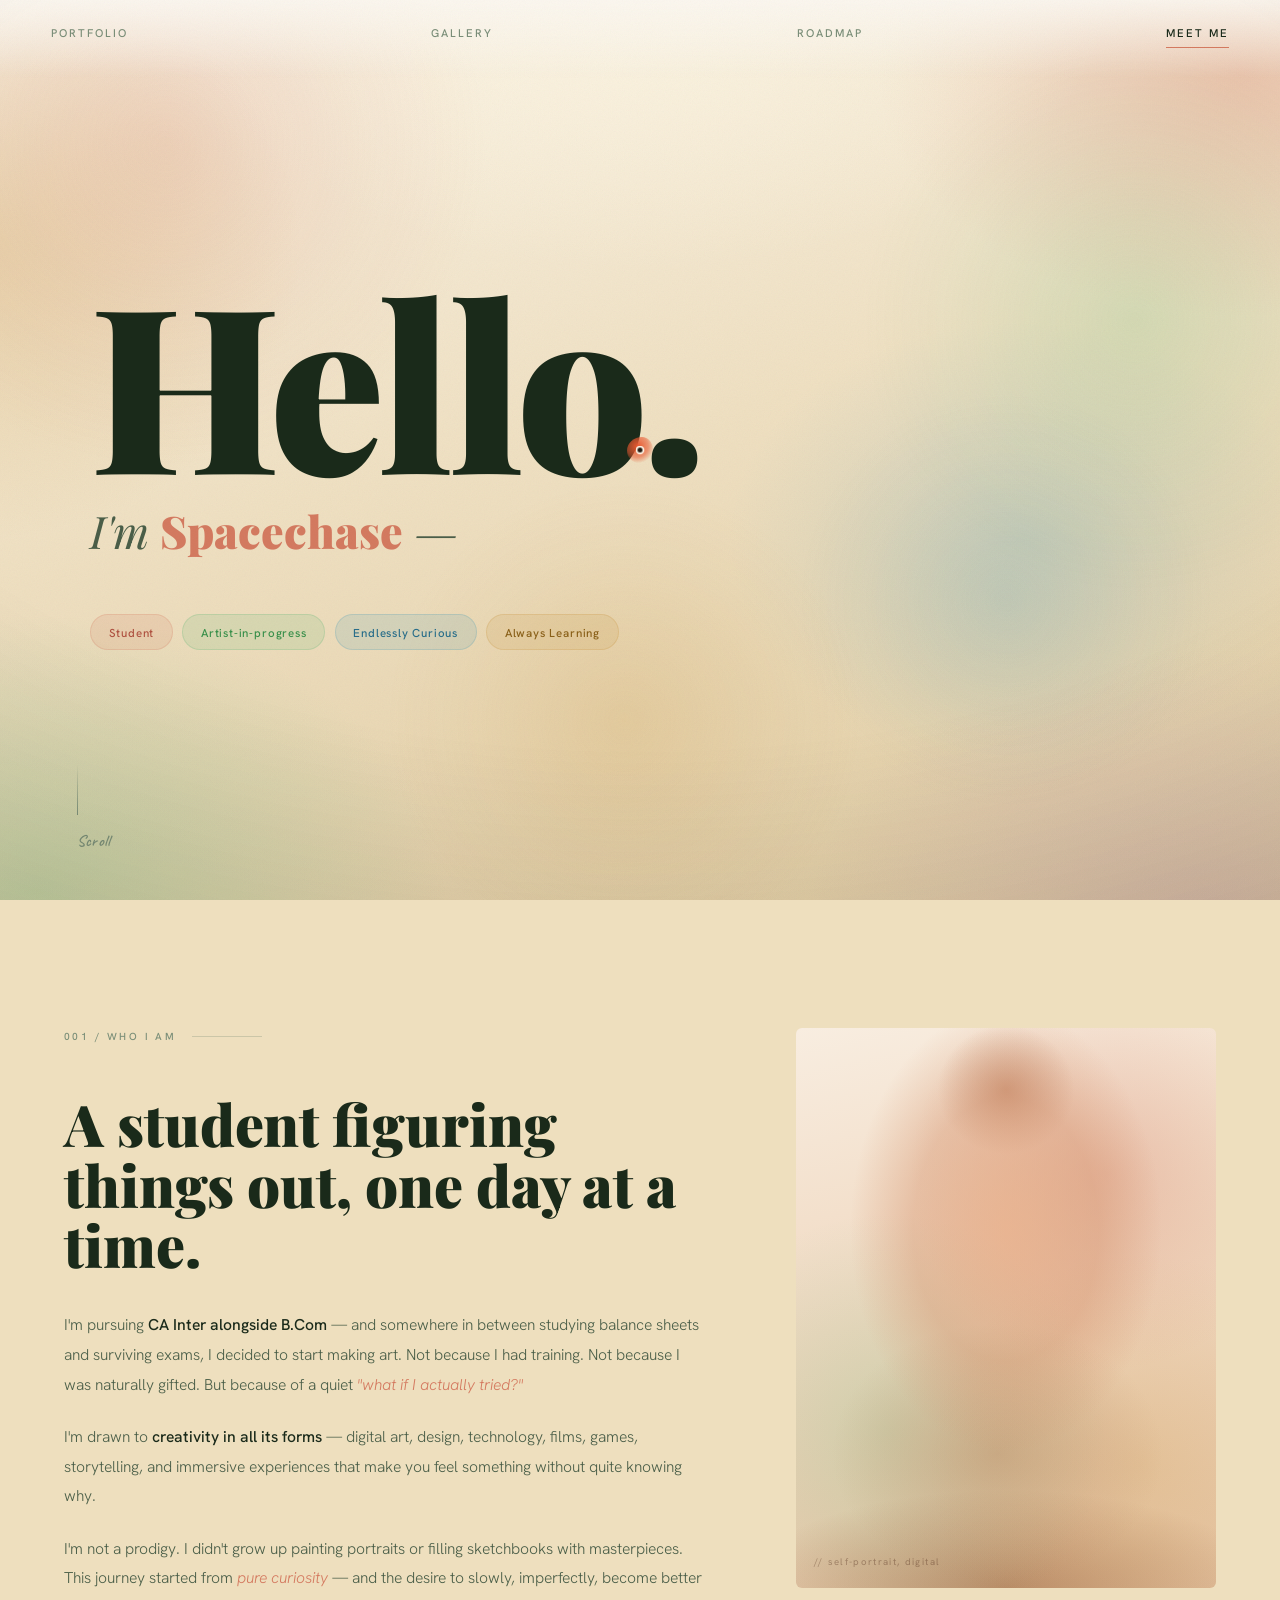
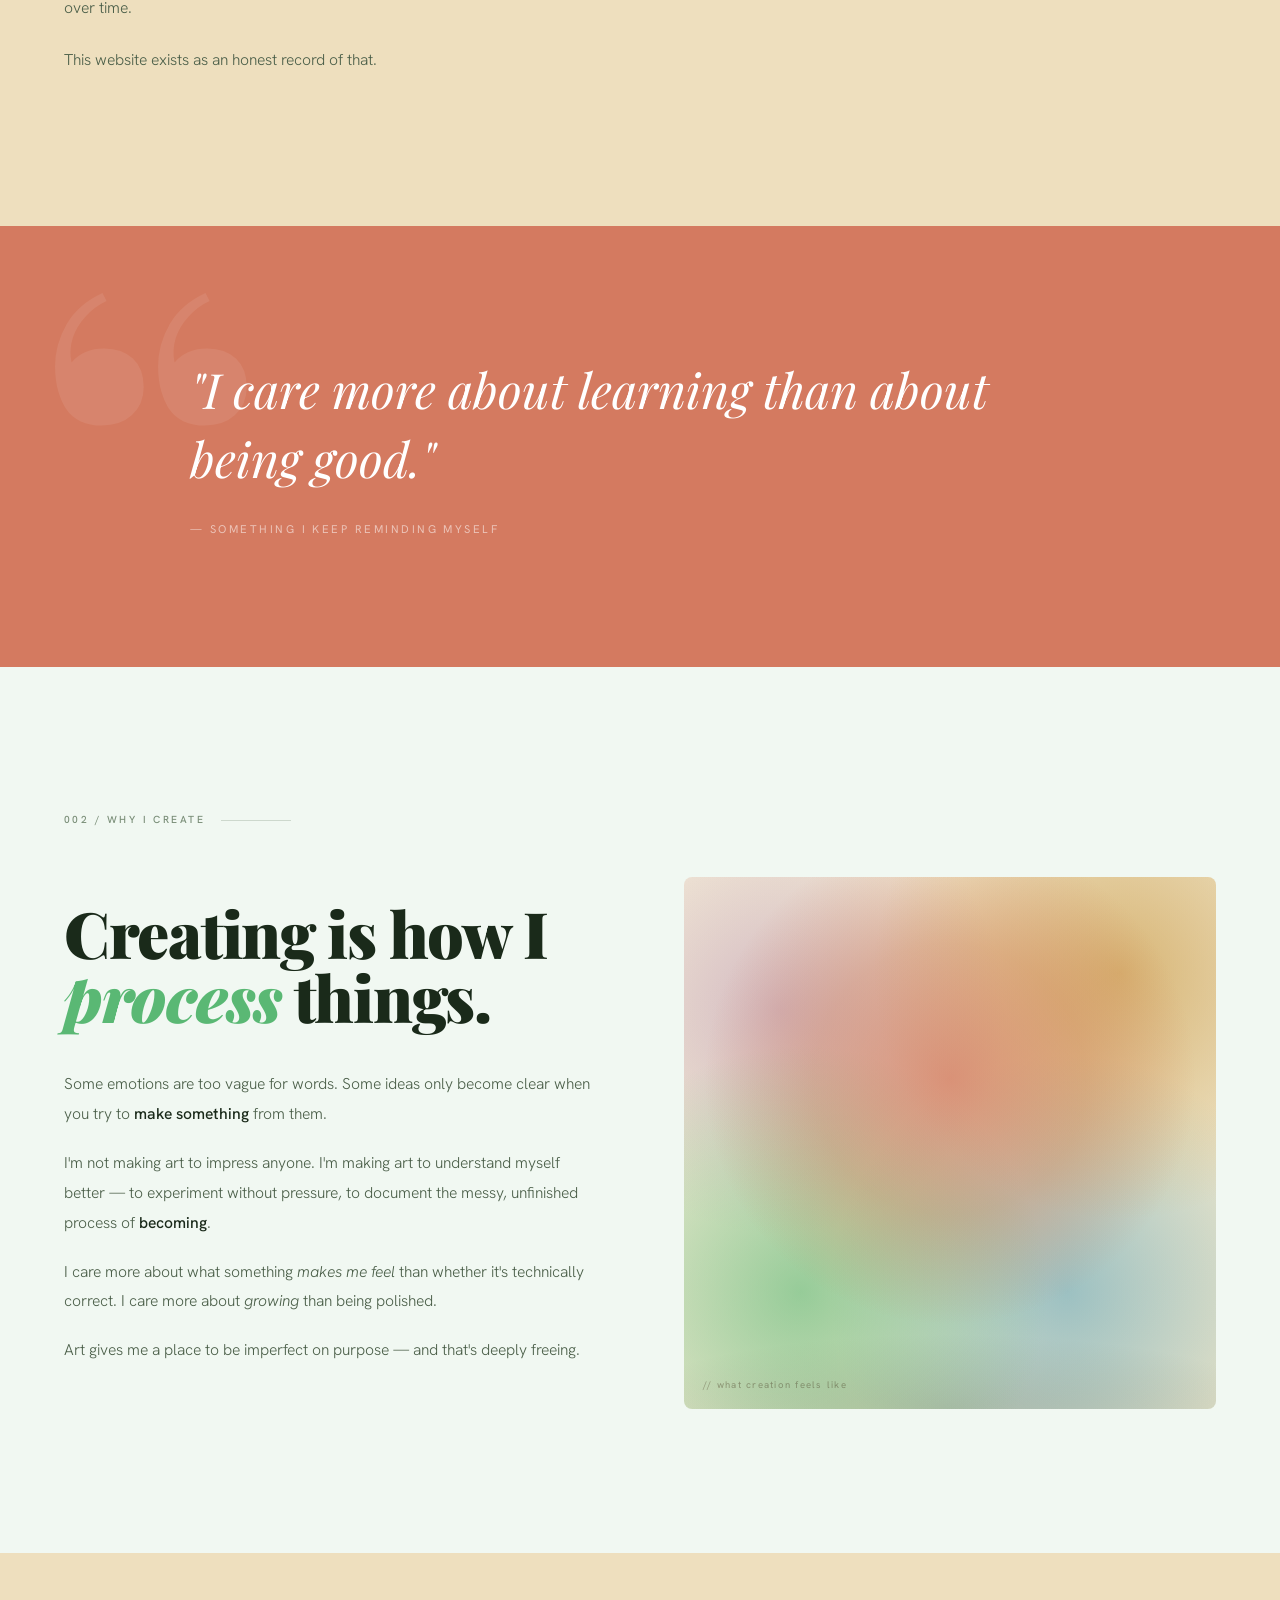
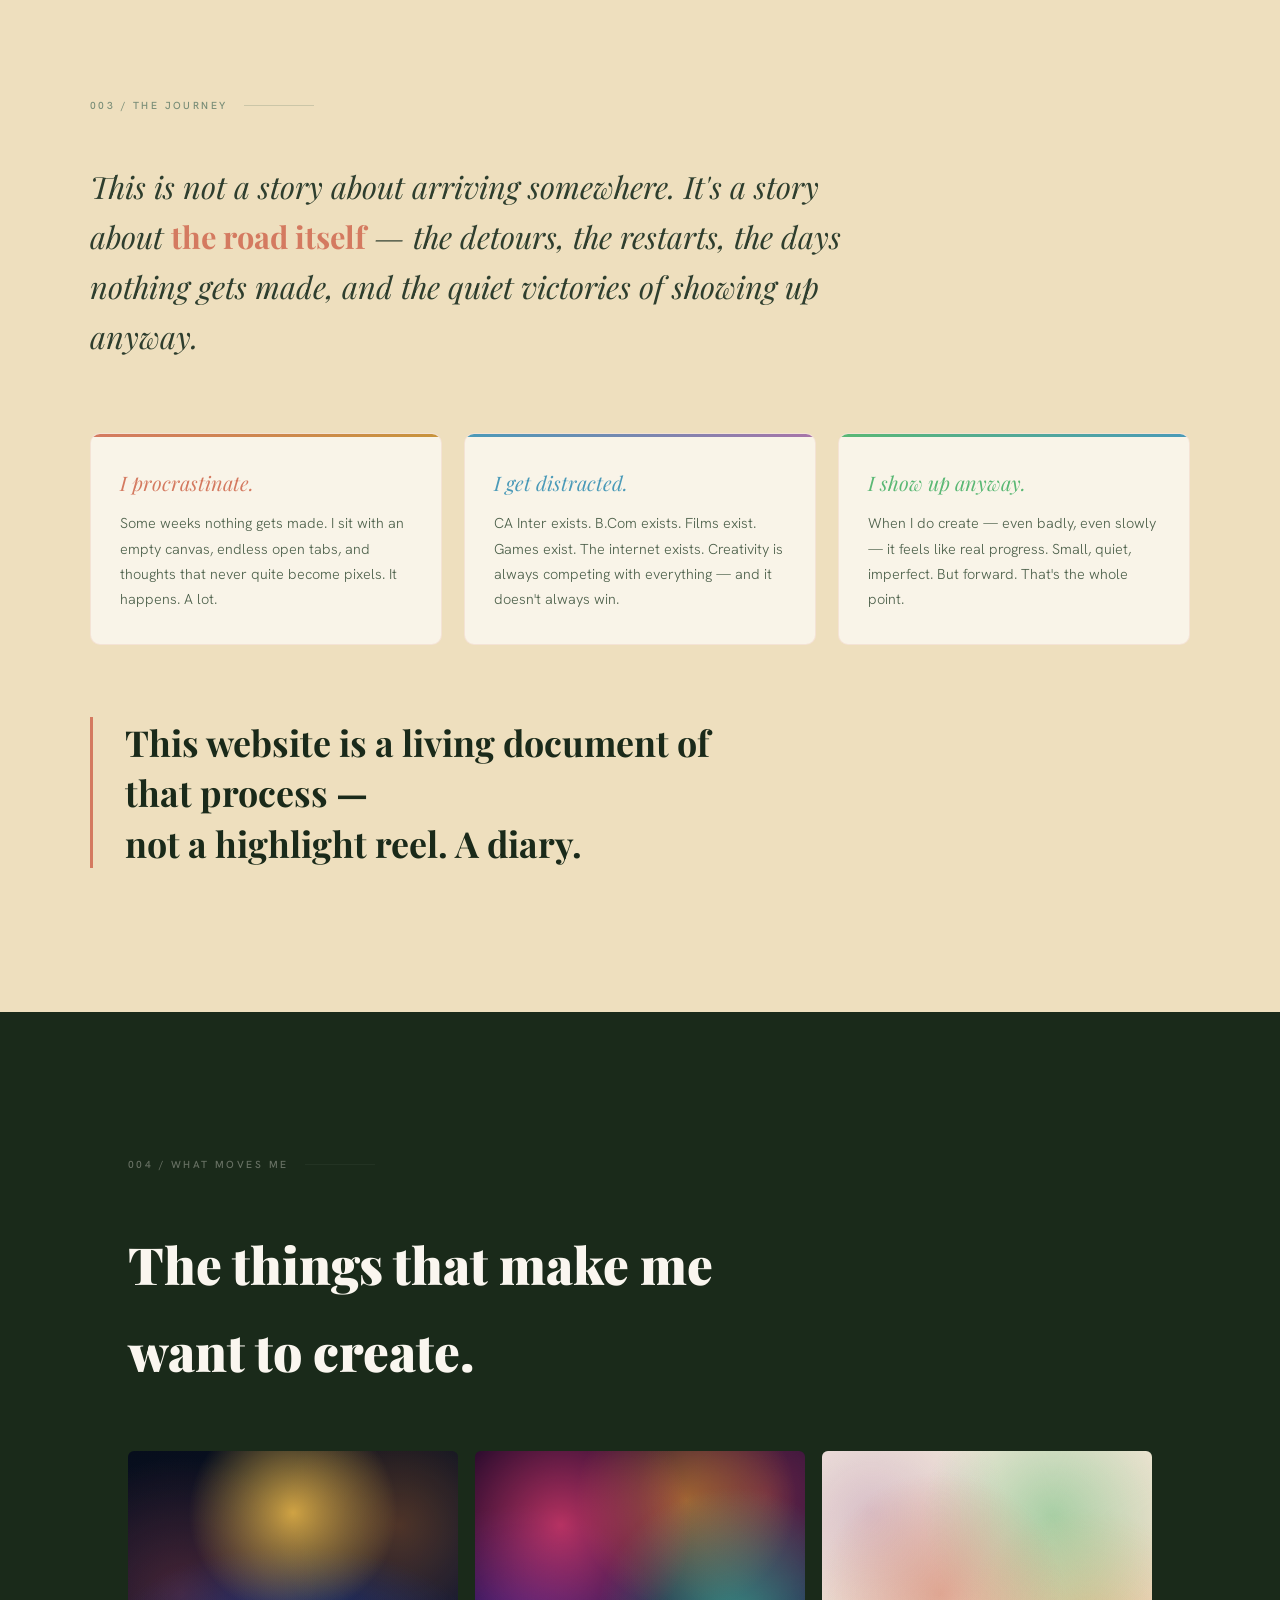
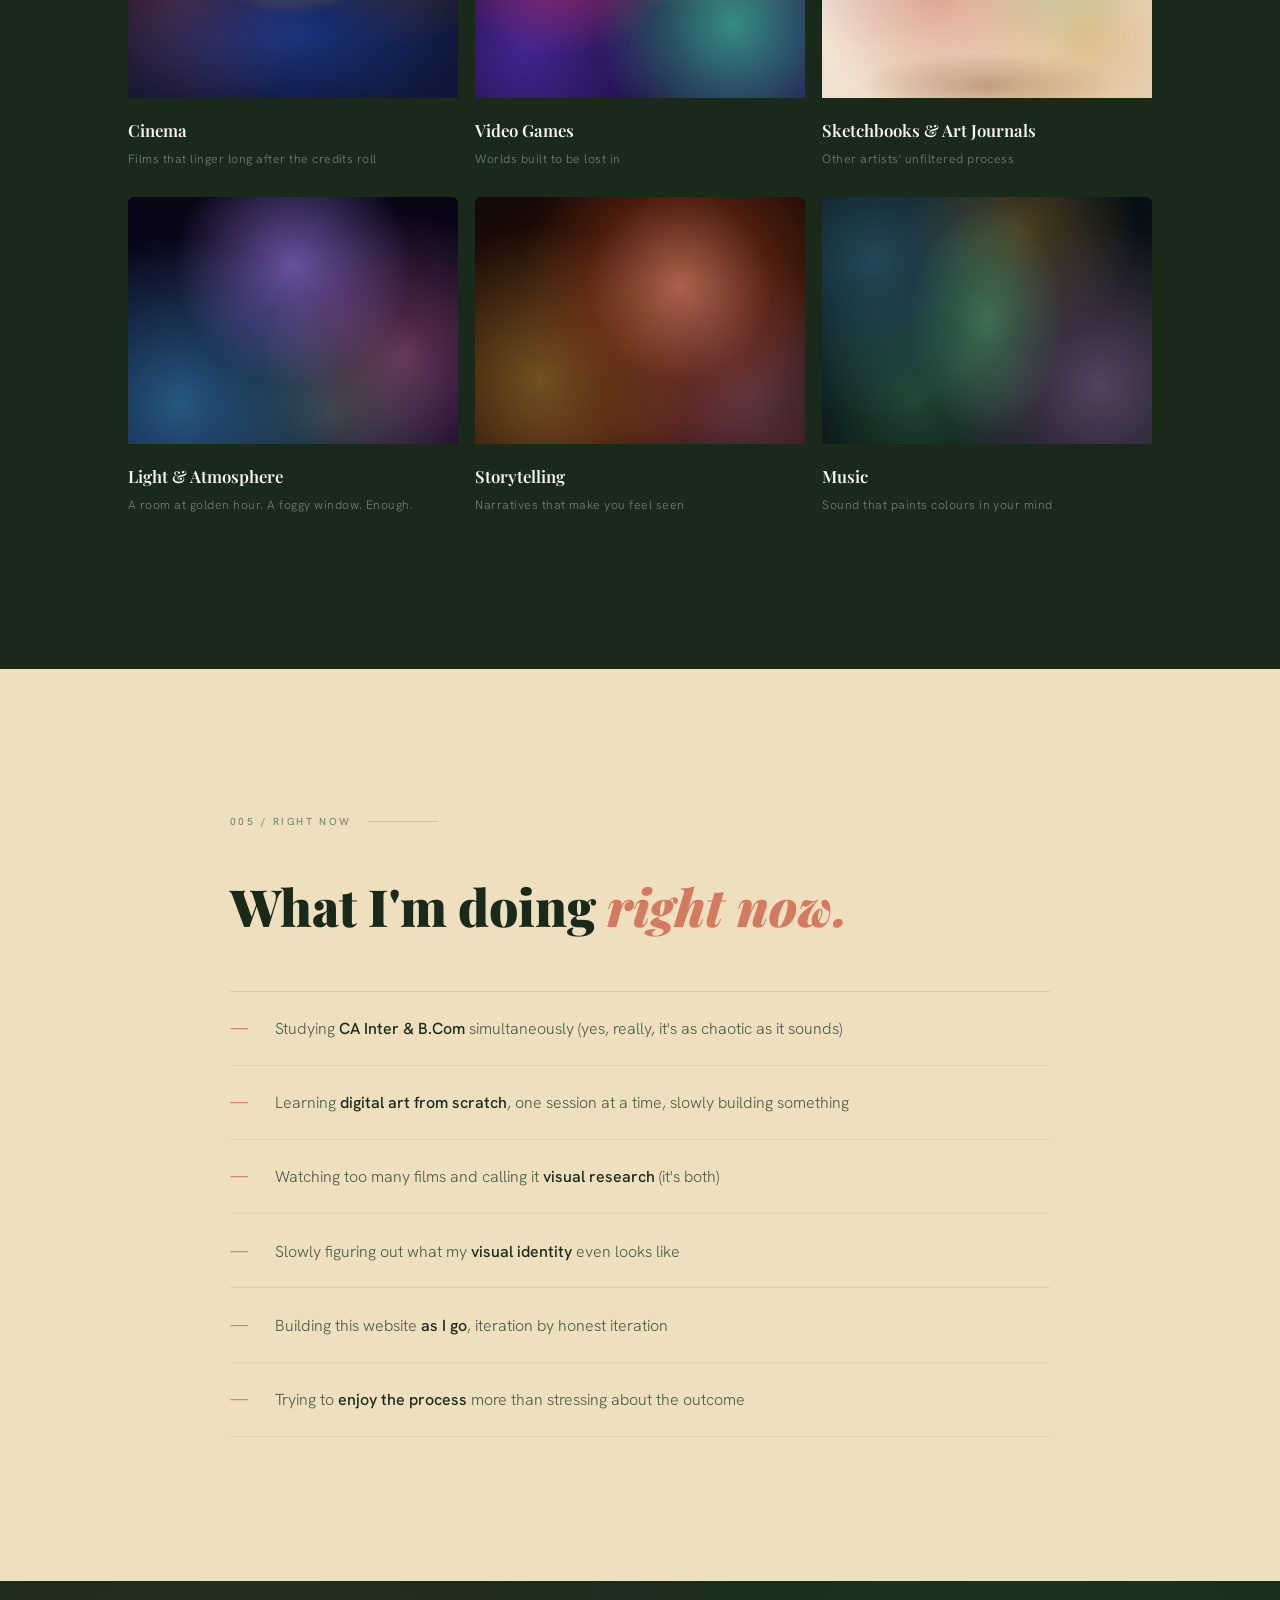
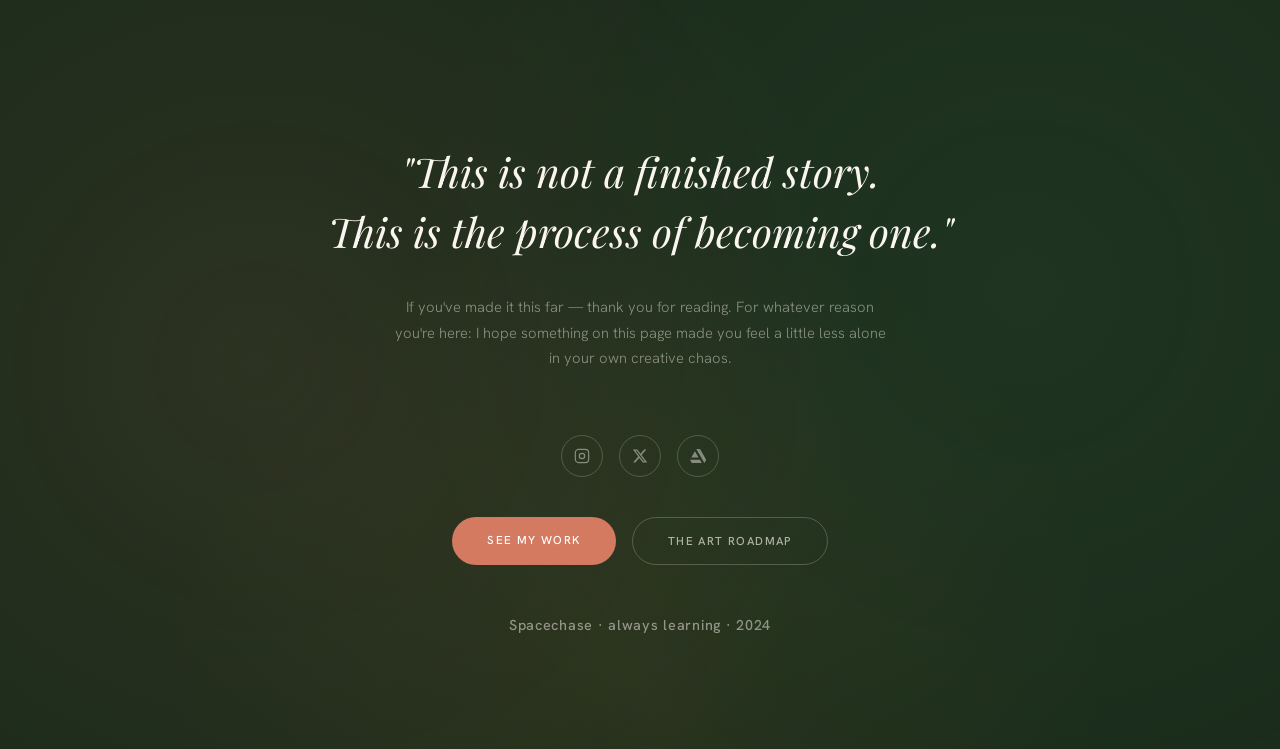
<file: about.html>
<!DOCTYPE html>
<html lang="en">
<head>
  <meta charset="UTF-8">
  <meta name="viewport" content="width=device-width, initial-scale=1.0">
  <title>About — Spacechase</title>
  <link rel="icon" href="icon.png">
  <meta name="description" content="Who I am, why I create, and what this journey means to me.">
  <link rel="preconnect" href="https://fonts.googleapis.com">
  <link rel="preconnect" href="https://fonts.gstatic.com" crossorigin>
  <link href="https://fonts.googleapis.com/css2?family=Caveat:wght@500;600;700&family=Hanken+Grotesk:wght@300;400;500;600;700&family=Playfair+Display:ital,wght@0,400;0,700;0,900;1,400;1,700;1,900&display=swap" rel="stylesheet">
  <link rel="stylesheet" href="css/about.css">
</head>
<body>

<div class="page-bg" aria-hidden="true"></div>

<!-- brush cursor installs itself from js/cursor.js -->

<!-- Nav -->
<nav class="nav" id="nav">
  <a href="index.html"   class="nav__link">Portfolio</a>
  <a href="gallery.html" class="nav__link">Gallery</a>
  <a href="roadmap.html" class="nav__link">Roadmap</a>
  <a href="about.html"   class="nav__link nav__link--active">Meet Me</a>
</nav>

<!-- ════ HERO ════ -->
<section class="hero">
  <div class="hero__orbs">
    <span class="orb orb--1"></span>
    <span class="orb orb--2"></span>
    <span class="orb orb--3"></span>
    <span class="orb orb--4"></span>
  </div>
  <div class="hero__content">
    <p class="hero__greeting">Hello.</p>
    <p class="hero__intro">I'm <span>Spacechase</span> —</p>
    <div class="hero__roles">
      <span class="role-tag rt--terra">Student</span>
      <span class="role-tag rt--sage">Artist-in-progress</span>
      <span class="role-tag rt--cobalt">Endlessly Curious</span>
      <span class="role-tag rt--gold">Always Learning</span>
    </div>
  </div>
  <div class="hero__scroll">
    <span class="scroll-line"></span>
    <span class="scroll-text">Scroll</span>
  </div>
</section>

<!-- ════ WHO I AM ════ -->
<section class="who">
  <div class="who__grid reveal">
    <div class="who__text">
      <div class="s-label">001 / Who I Am</div>
      <h2 class="who__heading">A student figuring things out, one day at a time.</h2>
      <p>I'm pursuing <strong>CA Inter alongside B.Com</strong> — and somewhere in between studying balance sheets and surviving exams, I decided to start making art. Not because I had training. Not because I was naturally gifted. But because of a quiet <em>"what if I actually tried?"</em></p>
      <p>I'm drawn to <strong>creativity in all its forms</strong> — digital art, design, technology, films, games, storytelling, and immersive experiences that make you feel something without quite knowing why.</p>
      <p>I'm not a prodigy. I didn't grow up painting portraits or filling sketchbooks with masterpieces. This journey started from <em>pure curiosity</em> — and the desire to slowly, imperfectly, become better over time.</p>
      <p>This website exists as an honest record of that.</p>
    </div>
    <div class="portrait-wrap">
      <div class="portrait-art"></div>
    </div>
  </div>
</section>

<!-- ════ QUOTE BREAK ════ -->
<div class="quote-break reveal">
  <div class="quote-break__inner">
    <blockquote>"I care more about learning than about being good."</blockquote>
    <cite>— something I keep reminding myself</cite>
  </div>
</div>

<!-- ════ WHY I CREATE ════ -->
<section class="why">
  <div class="why__inner">
    <div class="s-label reveal">002 / Why I Create</div>
    <div class="why__grid reveal">
      <div>
        <h2 class="why__big">Creating is how I<br><em>process</em> things.</h2>
        <div class="why__body">
          <p>Some emotions are too vague for words. Some ideas only become clear when you try to <strong>make something</strong> from them.</p>
          <p>I'm not making art to impress anyone. I'm making art to understand myself better — to experiment without pressure, to document the messy, unfinished process of <strong>becoming</strong>.</p>
          <p>I care more about what something <em>makes me feel</em> than whether it's technically correct. I care more about <em>growing</em> than being polished.</p>
          <p>Art gives me a place to be imperfect on purpose — and that's deeply freeing.</p>
        </div>
      </div>
      <div class="why__visual"></div>
    </div>
  </div>
</section>

<!-- ════ THE JOURNEY ════ -->
<section class="journey">
  <div class="journey__inner">
    <div class="s-label reveal">003 / The Journey</div>
    <p class="journey__lead reveal">
      This is not a story about arriving somewhere. It's a story about <strong>the road itself</strong> —
      the detours, the restarts, the days nothing gets made, and the quiet victories of
      showing up anyway.
    </p>
    <div class="admits">
      <div class="admit admit--1 reveal-child">
        <span class="admit__label">I procrastinate.</span>
        <p>Some weeks nothing gets made. I sit with an empty canvas, endless open tabs, and thoughts that never quite become pixels. It happens. A lot.</p>
      </div>
      <div class="admit admit--2 reveal-child delay-1">
        <span class="admit__label">I get distracted.</span>
        <p>CA Inter exists. B.Com exists. Films exist. Games exist. The internet exists. Creativity is always competing with everything — and it doesn't always win.</p>
      </div>
      <div class="admit admit--3 reveal-child delay-2">
        <span class="admit__label">I show up anyway.</span>
        <p>When I do create — even badly, even slowly — it feels like real progress. Small, quiet, imperfect. But forward. That's the whole point.</p>
      </div>
    </div>
    <p class="journey__close reveal">
      This website is a living document of that process —<br>
      not a highlight reel. A diary.
    </p>
  </div>
</section>

<!-- ════ INSPIRATIONS ════ -->
<section class="inspirations">
  <div class="wrap">
    <div class="s-label reveal">004 / What Moves Me</div>
    <h2 class="insp-title reveal">The things that make me<br>want to create.</h2>
    <div class="insp-grid">
      <div class="insp-card reveal-child">
        <div class="insp-art ia-cinema"></div>
        <div class="insp-info">
          <p class="insp-name">Cinema</p>
          <p class="insp-note">Films that linger long after the credits roll</p>
        </div>
      </div>
      <div class="insp-card reveal-child delay-1">
        <div class="insp-art ia-games"></div>
        <div class="insp-info">
          <p class="insp-name">Video Games</p>
          <p class="insp-note">Worlds built to be lost in</p>
        </div>
      </div>
      <div class="insp-card reveal-child delay-2">
        <div class="insp-art ia-sketch"></div>
        <div class="insp-info">
          <p class="insp-name">Sketchbooks & Art Journals</p>
          <p class="insp-note">Other artists' unfiltered process</p>
        </div>
      </div>
      <div class="insp-card reveal-child delay-3">
        <div class="insp-art ia-atmosphere"></div>
        <div class="insp-info">
          <p class="insp-name">Light & Atmosphere</p>
          <p class="insp-note">A room at golden hour. A foggy window. Enough.</p>
        </div>
      </div>
      <div class="insp-card reveal-child delay-4">
        <div class="insp-art ia-story"></div>
        <div class="insp-info">
          <p class="insp-name">Storytelling</p>
          <p class="insp-note">Narratives that make you feel seen</p>
        </div>
      </div>
      <div class="insp-card reveal-child delay-5">
        <div class="insp-art ia-music"></div>
        <div class="insp-info">
          <p class="insp-name">Music</p>
          <p class="insp-note">Sound that paints colours in your mind</p>
        </div>
      </div>
    </div>
  </div>
</section>

<!-- ════ CURRENTLY ════ -->
<section class="currently">
  <div class="currently__inner reveal">
    <div class="s-label">005 / Right Now</div>
    <h2 class="now-heading">What I'm doing <em>right now.</em></h2>
    <ul class="now-list" style="list-style:none">
      <li class="now-item">
        <span class="now-dash">—</span>
        <span class="now-text">Studying <strong>CA Inter & B.Com</strong> simultaneously (yes, really, it's as chaotic as it sounds)</span>
      </li>
      <li class="now-item">
        <span class="now-dash">—</span>
        <span class="now-text">Learning <strong>digital art from scratch</strong>, one session at a time, slowly building something</span>
      </li>
      <li class="now-item">
        <span class="now-dash">—</span>
        <span class="now-text">Watching too many films and calling it <strong>visual research</strong> (it's both)</span>
      </li>
      <li class="now-item">
        <span class="now-dash">—</span>
        <span class="now-text">Slowly figuring out what my <strong>visual identity</strong> even looks like</span>
      </li>
      <li class="now-item">
        <span class="now-dash">—</span>
        <span class="now-text">Building this website <strong>as I go</strong>, iteration by honest iteration</span>
      </li>
      <li class="now-item">
        <span class="now-dash">—</span>
        <span class="now-text">Trying to <strong>enjoy the process</strong> more than stressing about the outcome</span>
      </li>
    </ul>
  </div>
</section>

<!-- ════ CLOSING ════ -->
<section class="closing reveal">
  <div class="closing__inner">
    <p class="closing__quote">
      "This is not a finished story.<br>
      This is the process of becoming one."
    </p>
    <p class="closing__note">
      If you've made it this far — thank you for reading. For whatever reason you're here:
      I hope something on this page made you feel a little less alone in your own creative chaos.
    </p>
    <div class="social-links">
      <a href="#" class="social-link" title="Instagram" target="_blank" rel="noopener">
        <svg viewBox="0 0 24 24" fill="none" stroke="currentColor" stroke-width="1.8" stroke-linecap="round" stroke-linejoin="round"><rect x="2" y="2" width="20" height="20" rx="5"/><circle cx="12" cy="12" r="4"/><circle cx="17.5" cy="6.5" r=".5" fill="currentColor" stroke="none"/></svg>
      </a>
      <a href="#" class="social-link" title="Twitter / X" target="_blank" rel="noopener">
        <svg viewBox="0 0 24 24" fill="currentColor"><path d="M18.244 2.25h3.308l-7.227 8.26 8.502 11.24H16.17l-5.214-6.817L4.99 21.75H1.68l7.73-8.835L1.254 2.25H8.08l4.713 6.231zm-1.161 17.52h1.833L7.084 4.126H5.117z"/></svg>
      </a>
      <a href="#" class="social-link" title="ArtStation" target="_blank" rel="noopener">
        <svg viewBox="0 0 24 24" fill="currentColor"><path d="M0 17.723l2.027 3.505h.001a2.424 2.424 0 0 0 2.164 1.333h13.457l-2.792-4.838H0zm24 .025c0-.484-.143-.935-.388-1.314L15.728 2.728a2.424 2.424 0 0 0-2.142-1.289H9.419L21.598 22.54l1.92-3.325c.378-.637.482-.919.482-1.467zm-11.129-3.462L7.428 4.858l-5.444 9.428h10.887z"/></svg>
      </a>
    </div>
    <div class="closing__links">
      <a href="index.html"   class="c-btn c-btn--fill">See My Work</a>
      <a href="roadmap.html" class="c-btn c-btn--outline">The Art Roadmap</a>
    </div>
    <p class="closing__credit">Spacechase · always learning · 2024</p>
  </div>
</section>

<script src="js/about.js"></script>

<script src="js/cursor.js"></script>

</body>
</html>
</file>
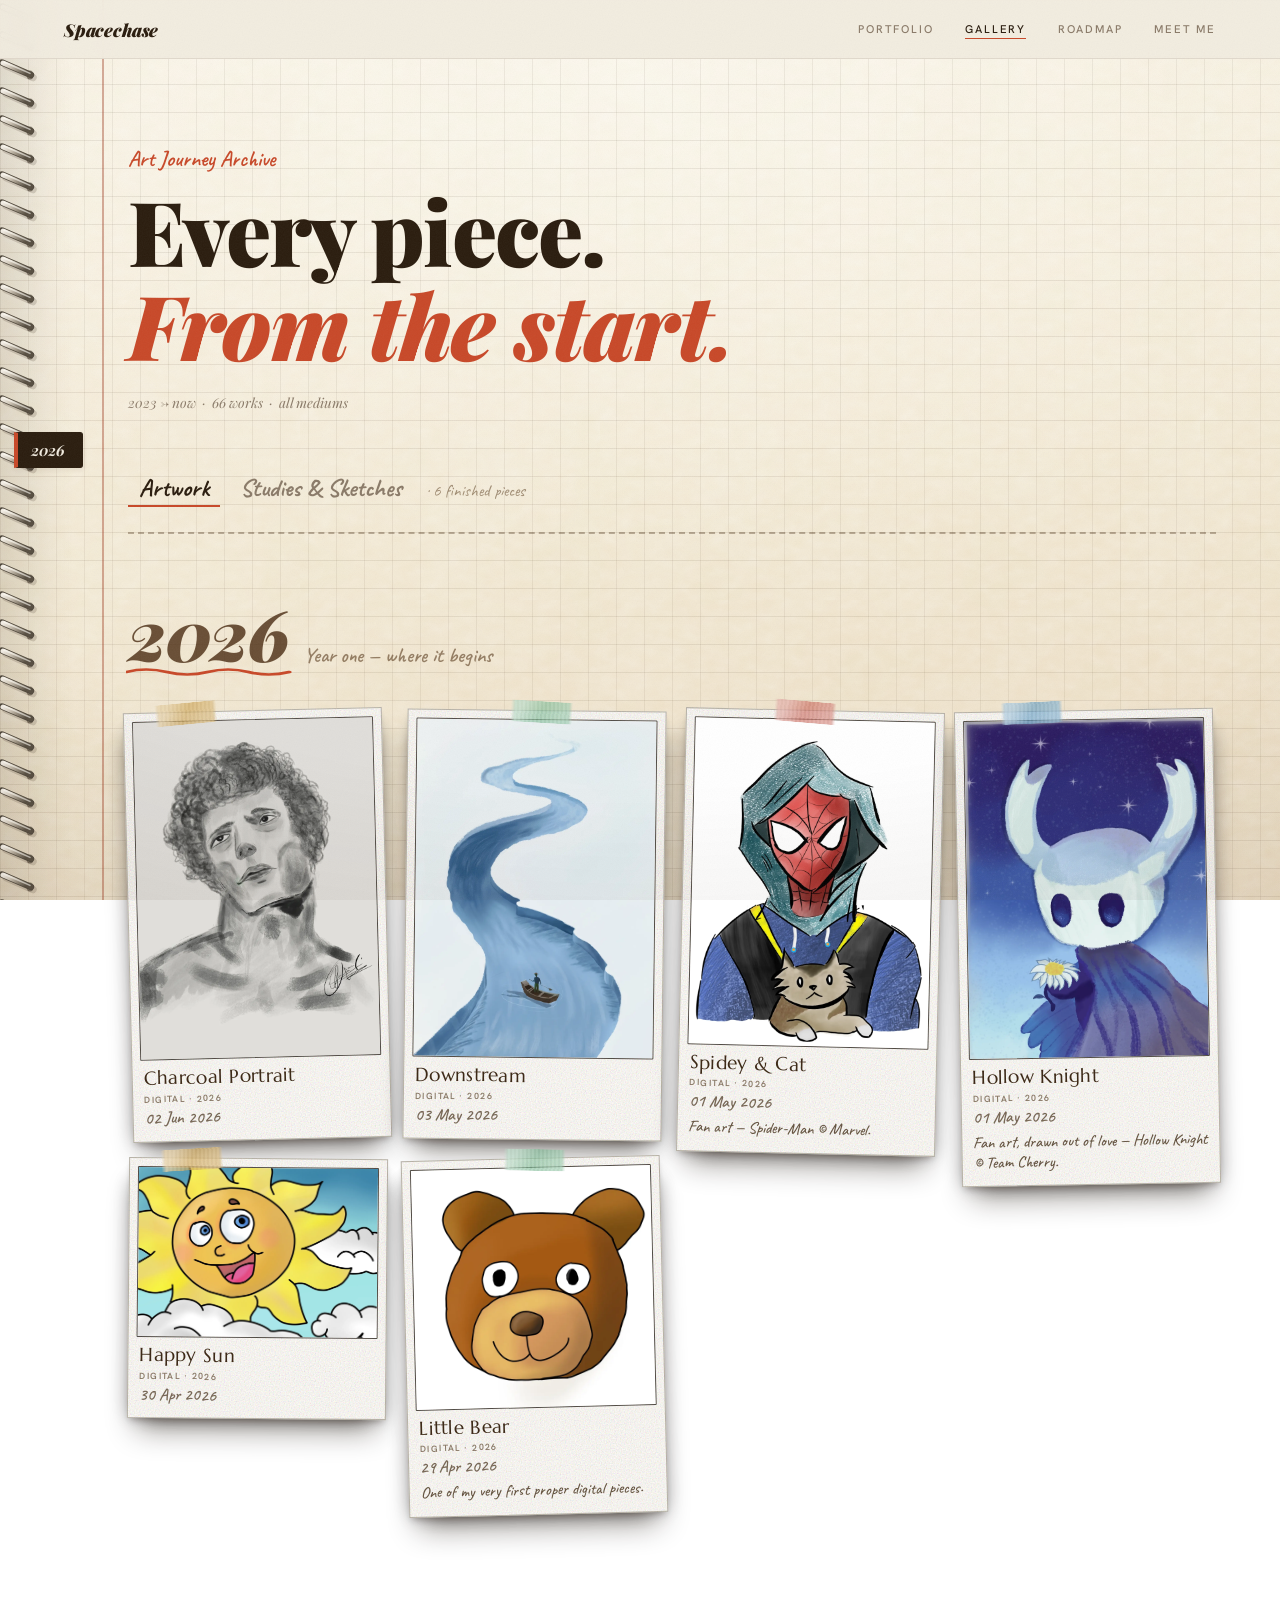
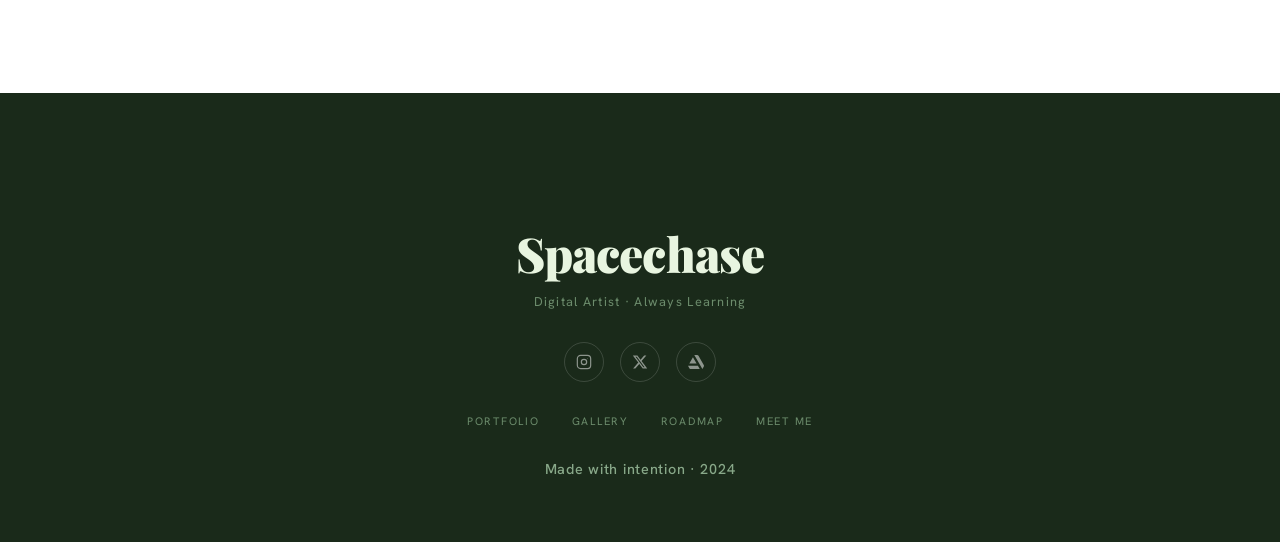
<file: gallery.html>
<!DOCTYPE html>
<html lang="en">
<head>
  <meta charset="UTF-8">
  <meta name="viewport" content="width=device-width, initial-scale=1.0">
  <title>Gallery — Spacechase</title>
  <link rel="icon" href="icon.png">
  <meta name="description" content="Every piece from 2023 to now — Spacechase art journey archive.">
  <link rel="preconnect" href="https://fonts.googleapis.com">
  <link rel="preconnect" href="https://fonts.gstatic.com" crossorigin>
  <link href="https://fonts.googleapis.com/css2?family=Caveat:wght@500;600;700&family=Hanken+Grotesk:wght@300;400;500;600;700&family=Marcellus&family=Playfair+Display:ital,wght@0,400;0,700;0,900;1,400&display=swap" rel="stylesheet">
  <link rel="stylesheet" href="css/gallery.css">
</head>
<body data-gmode="art">

<div class="page-bg" aria-hidden="true">
  <div class="sb-spine"></div>
  <div class="sb-margin"></div>
</div>
<div class="spotlight" id="spotlight" aria-hidden="true"></div>
<div class="spot-dot" id="spotDot" aria-hidden="true"></div>

<nav class="nav" id="nav">
  <a href="index.html" class="nav__logo">Spacechase</a>
  <div class="nav__links">
    <a href="index.html"   class="nav__link">Portfolio</a>
    <a href="gallery.html" class="nav__link nav__link--active">Gallery</a>
    <a href="roadmap.html" class="nav__link">Roadmap</a>
    <a href="about.html"   class="nav__link">Meet Me</a>
  </div>
</nav>

<nav class="year-nav" id="yearNav">
  <button class="yn-pill active" data-year="y2026">2026</button>
  <button class="yn-pill"        data-year="y2025">2025</button>
  <button class="yn-pill"        data-year="y2024">2024</button>
  <button class="yn-pill"        data-year="y2023">2023</button>
</nav>

<header class="gallery-hero">
  <p class="hero-eyebrow">Art Journey Archive</p>
  <h1 class="hero-title">Every piece.<br><em>From the start.</em></h1>
  <p class="hero-sub">2023 → now &nbsp;·&nbsp; 66 works &nbsp;·&nbsp; all mediums</p>
</header>

<div class="mode-switch" role="tablist" aria-label="What to show">
  <button class="mode-tab active" data-mode="art"   role="tab" aria-selected="true">Artwork</button>
  <button class="mode-tab"        data-mode="study" role="tab" aria-selected="false">Studies &amp; Sketches</button>
  <span class="mode-count" id="modeCount"></span>
</div>

<main class="gallery-main">
<div id="galleryRoot"></div>
</main>

<!-- LIGHTBOX -->
<div class="lightbox" id="lightbox">
  <button class="lb-close" id="lbClose">✕</button>
  <div class="lb-inner">
    <div class="lb-art" id="lbArt"></div>
    <div class="lb-info">
      <p class="lb-title" id="lbTitle"></p>
      <p class="lb-meta"  id="lbMeta"></p>
    </div>
  </div>
</div>

<!-- FOOTER -->
<footer class="footer">
  <div class="footer__inner">
    <p class="footer__name">Spacechase</p>
    <p class="footer__tagline">Digital Artist · Always Learning</p>
    <div class="social-links">
      <a href="#" class="social-link" title="Instagram" target="_blank" rel="noopener">
        <svg viewBox="0 0 24 24" fill="none" stroke="currentColor" stroke-width="1.8" stroke-linecap="round" stroke-linejoin="round"><rect x="2" y="2" width="20" height="20" rx="5"/><circle cx="12" cy="12" r="4"/><circle cx="17.5" cy="6.5" r=".5" fill="currentColor" stroke="none"/></svg>
      </a>
      <a href="#" class="social-link" title="Twitter / X" target="_blank" rel="noopener">
        <svg viewBox="0 0 24 24" fill="currentColor"><path d="M18.244 2.25h3.308l-7.227 8.26 8.502 11.24H16.17l-5.214-6.817L4.99 21.75H1.68l7.73-8.835L1.254 2.25H8.08l4.713 6.231zm-1.161 17.52h1.833L7.084 4.126H5.117z"/></svg>
      </a>
      <a href="#" class="social-link" title="ArtStation" target="_blank" rel="noopener">
        <svg viewBox="0 0 24 24" fill="currentColor"><path d="M0 17.723l2.027 3.505h.001a2.424 2.424 0 0 0 2.164 1.333h13.457l-2.792-4.838H0zm24 .025c0-.484-.143-.935-.388-1.314L15.728 2.728a2.424 2.424 0 0 0-2.142-1.289H9.419L21.598 22.54l1.92-3.325c.378-.637.482-.919.482-1.467zm-11.129-3.462L7.428 4.858l-5.444 9.428h10.887z"/></svg>
      </a>
    </div>
    <nav class="footer__nav">
      <a href="index.html">Portfolio</a>
      <a href="gallery.html">Gallery</a>
      <a href="roadmap.html">Roadmap</a>
      <a href="about.html">Meet Me</a>
    </nav>
    <p class="footer__credit">Made with intention · 2024</p>
  </div>
</footer>

<script src="gallery-data.js"></script>
<script src="js/gallery.js"></script>
</body>
</html>
</file>
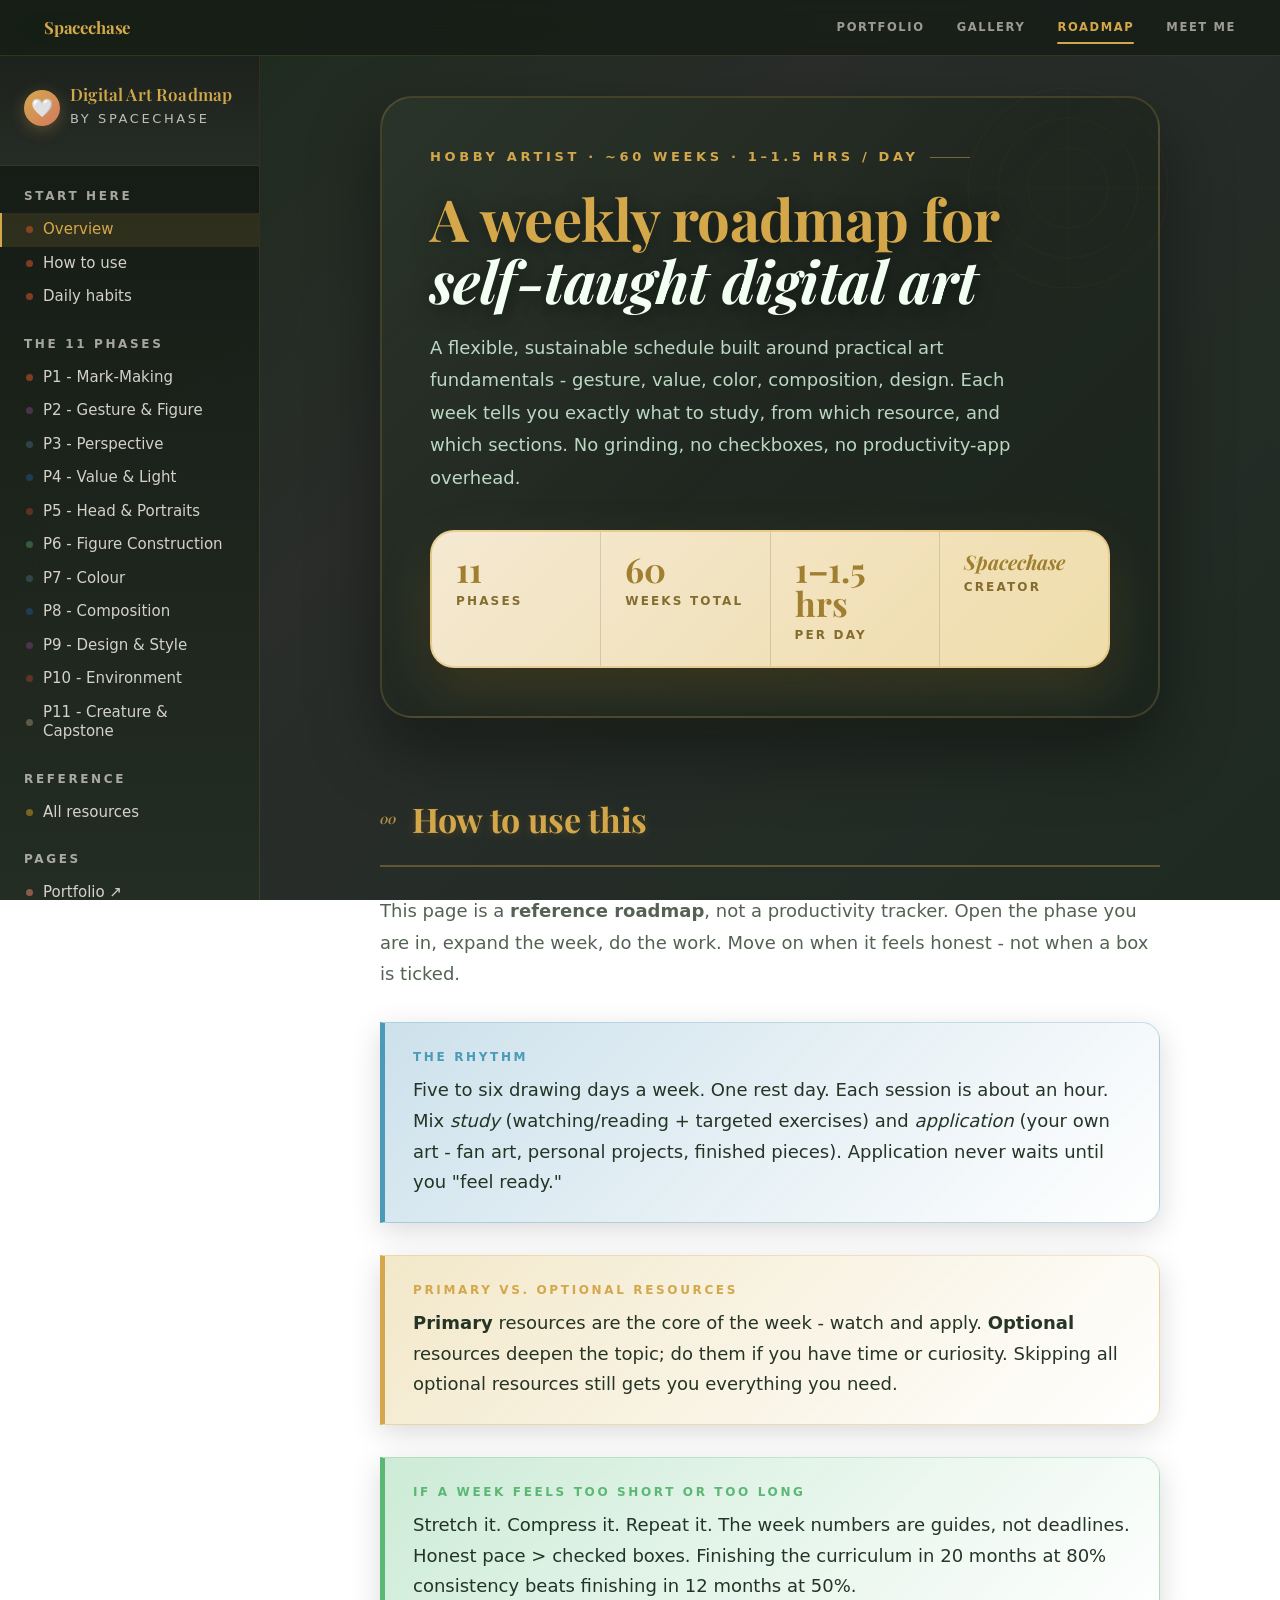
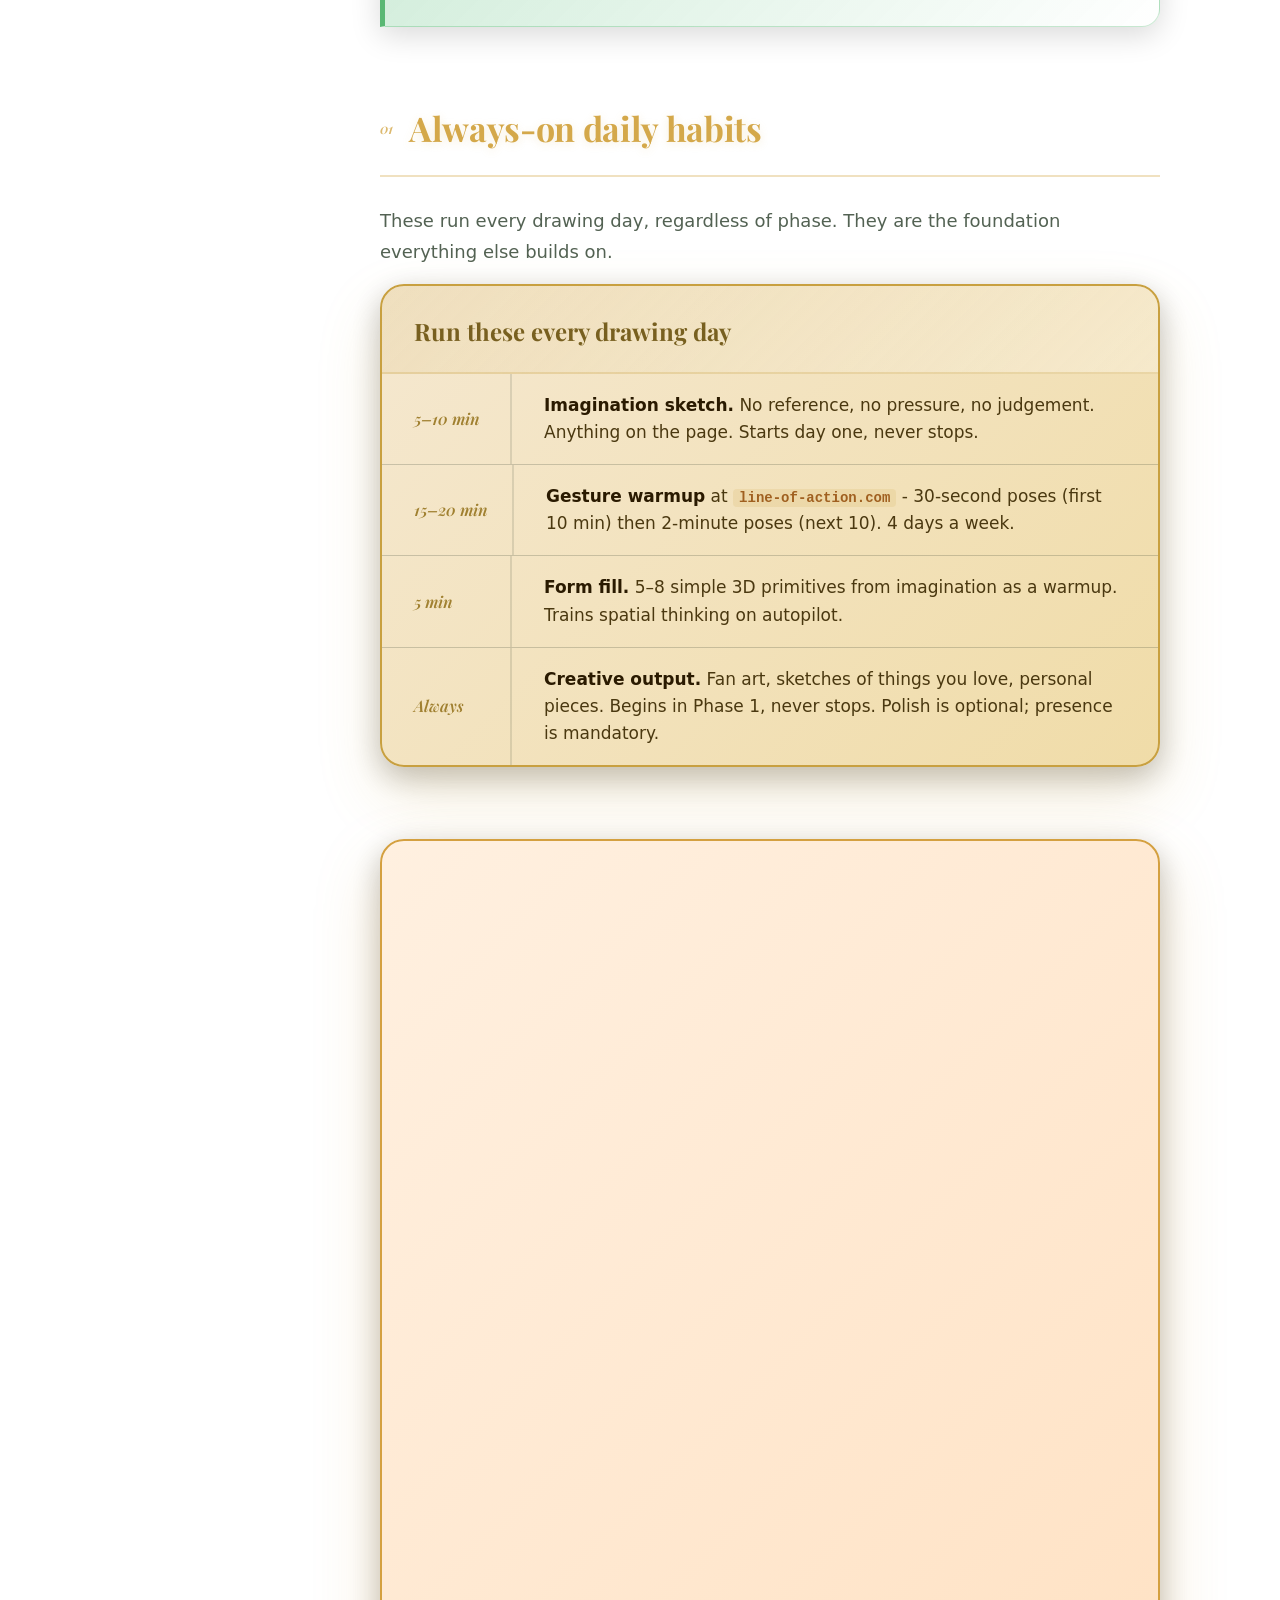
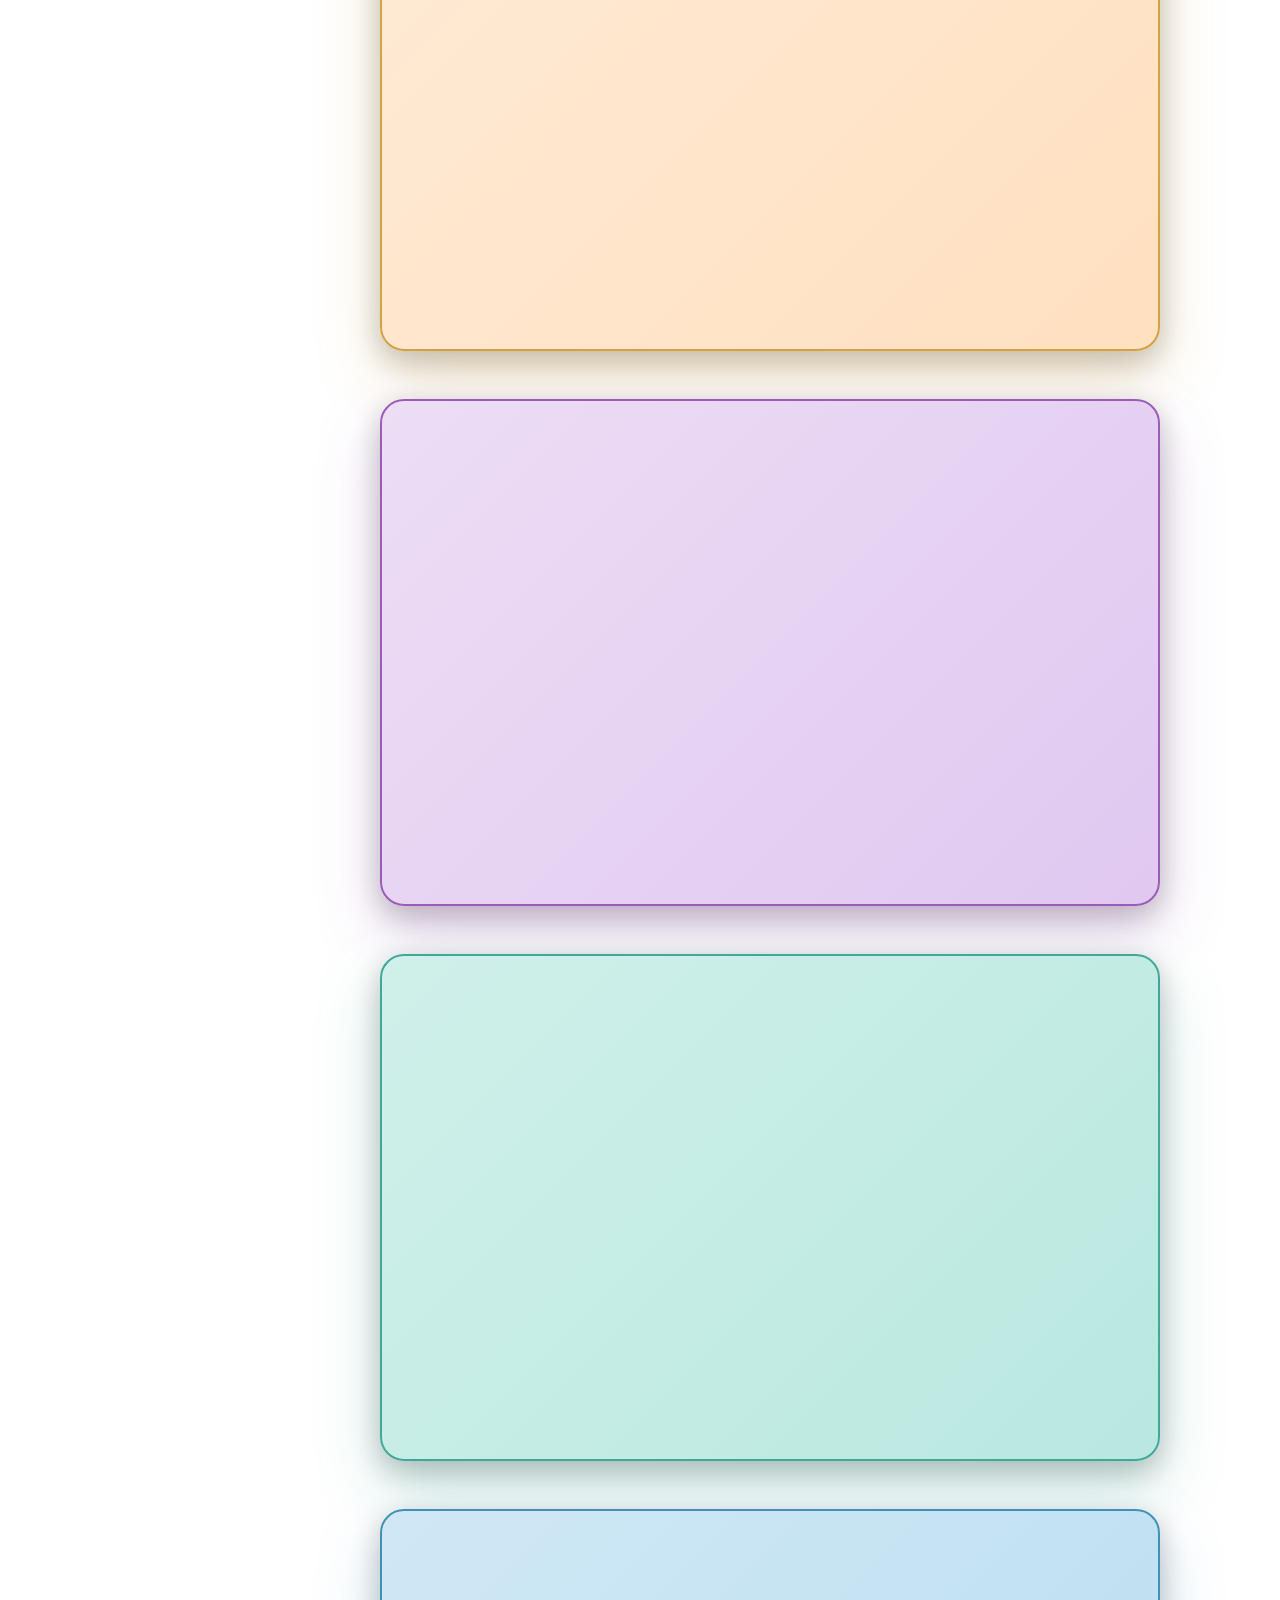
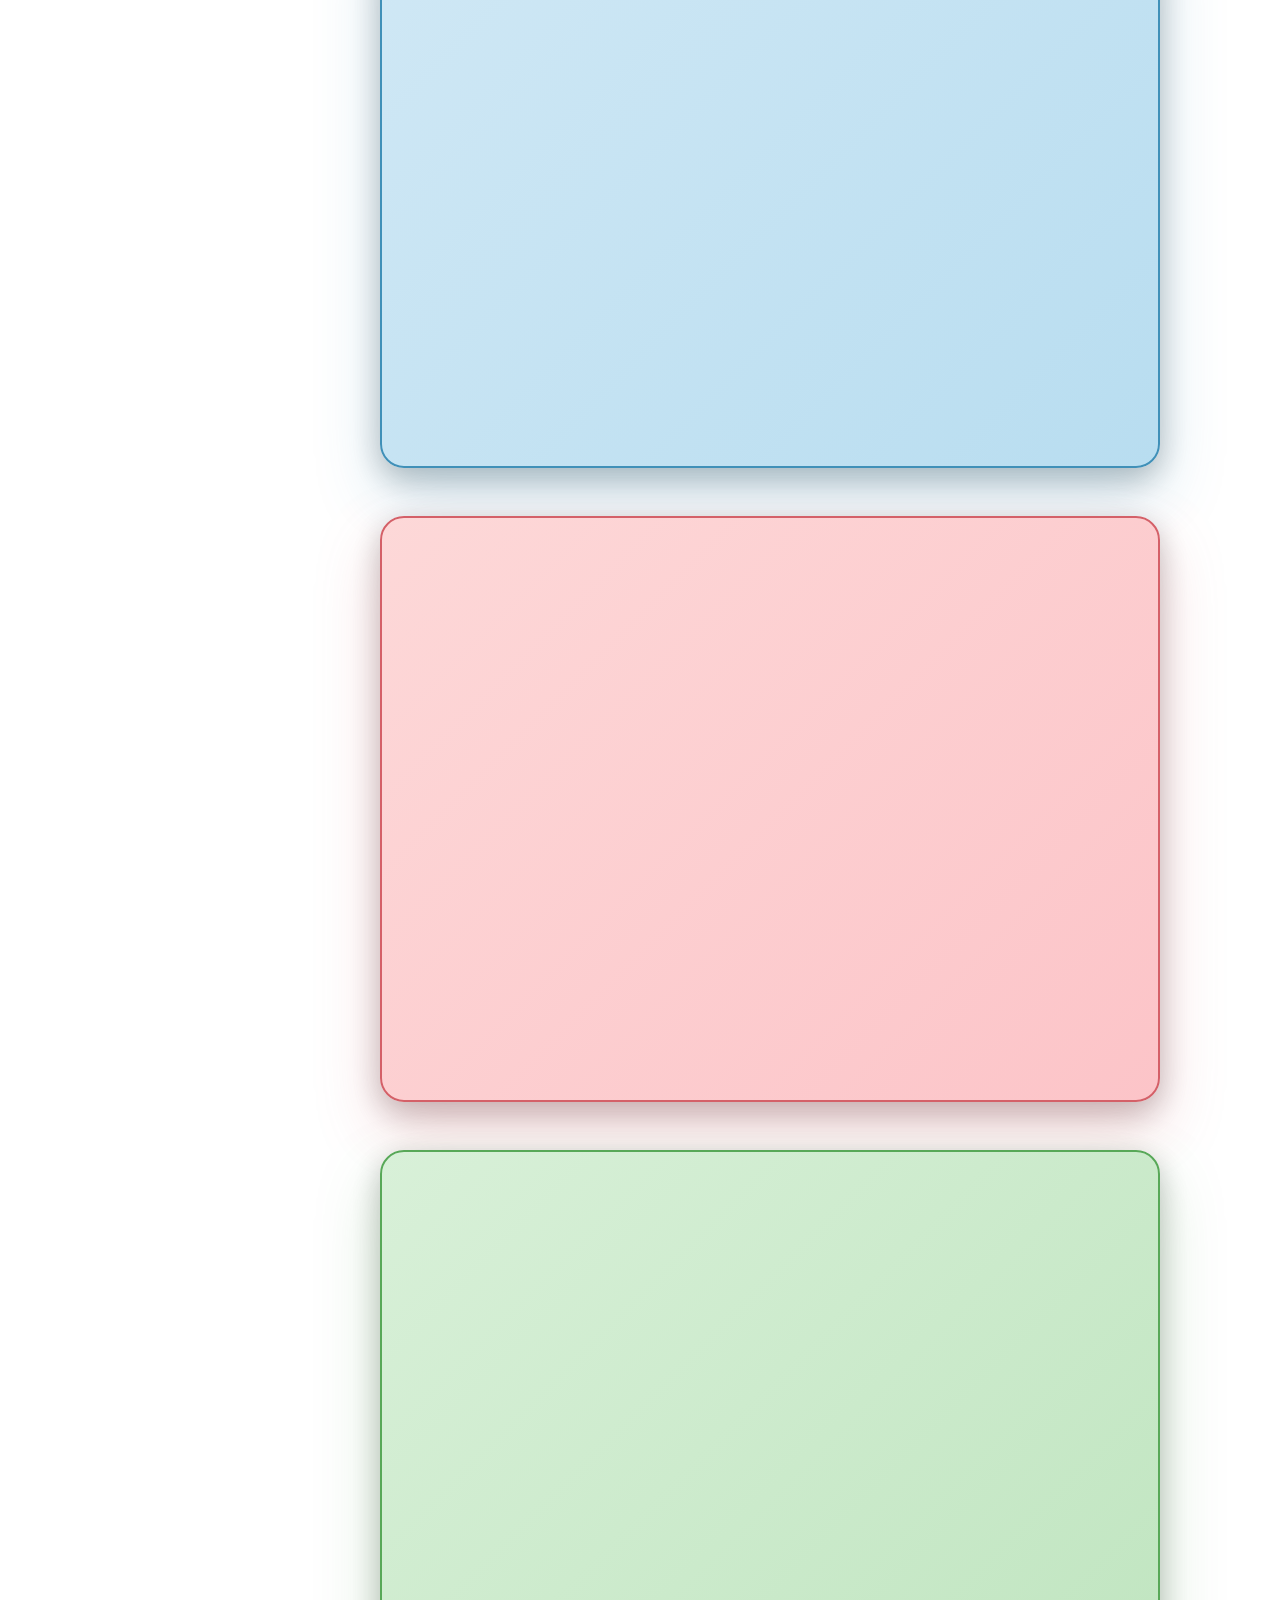
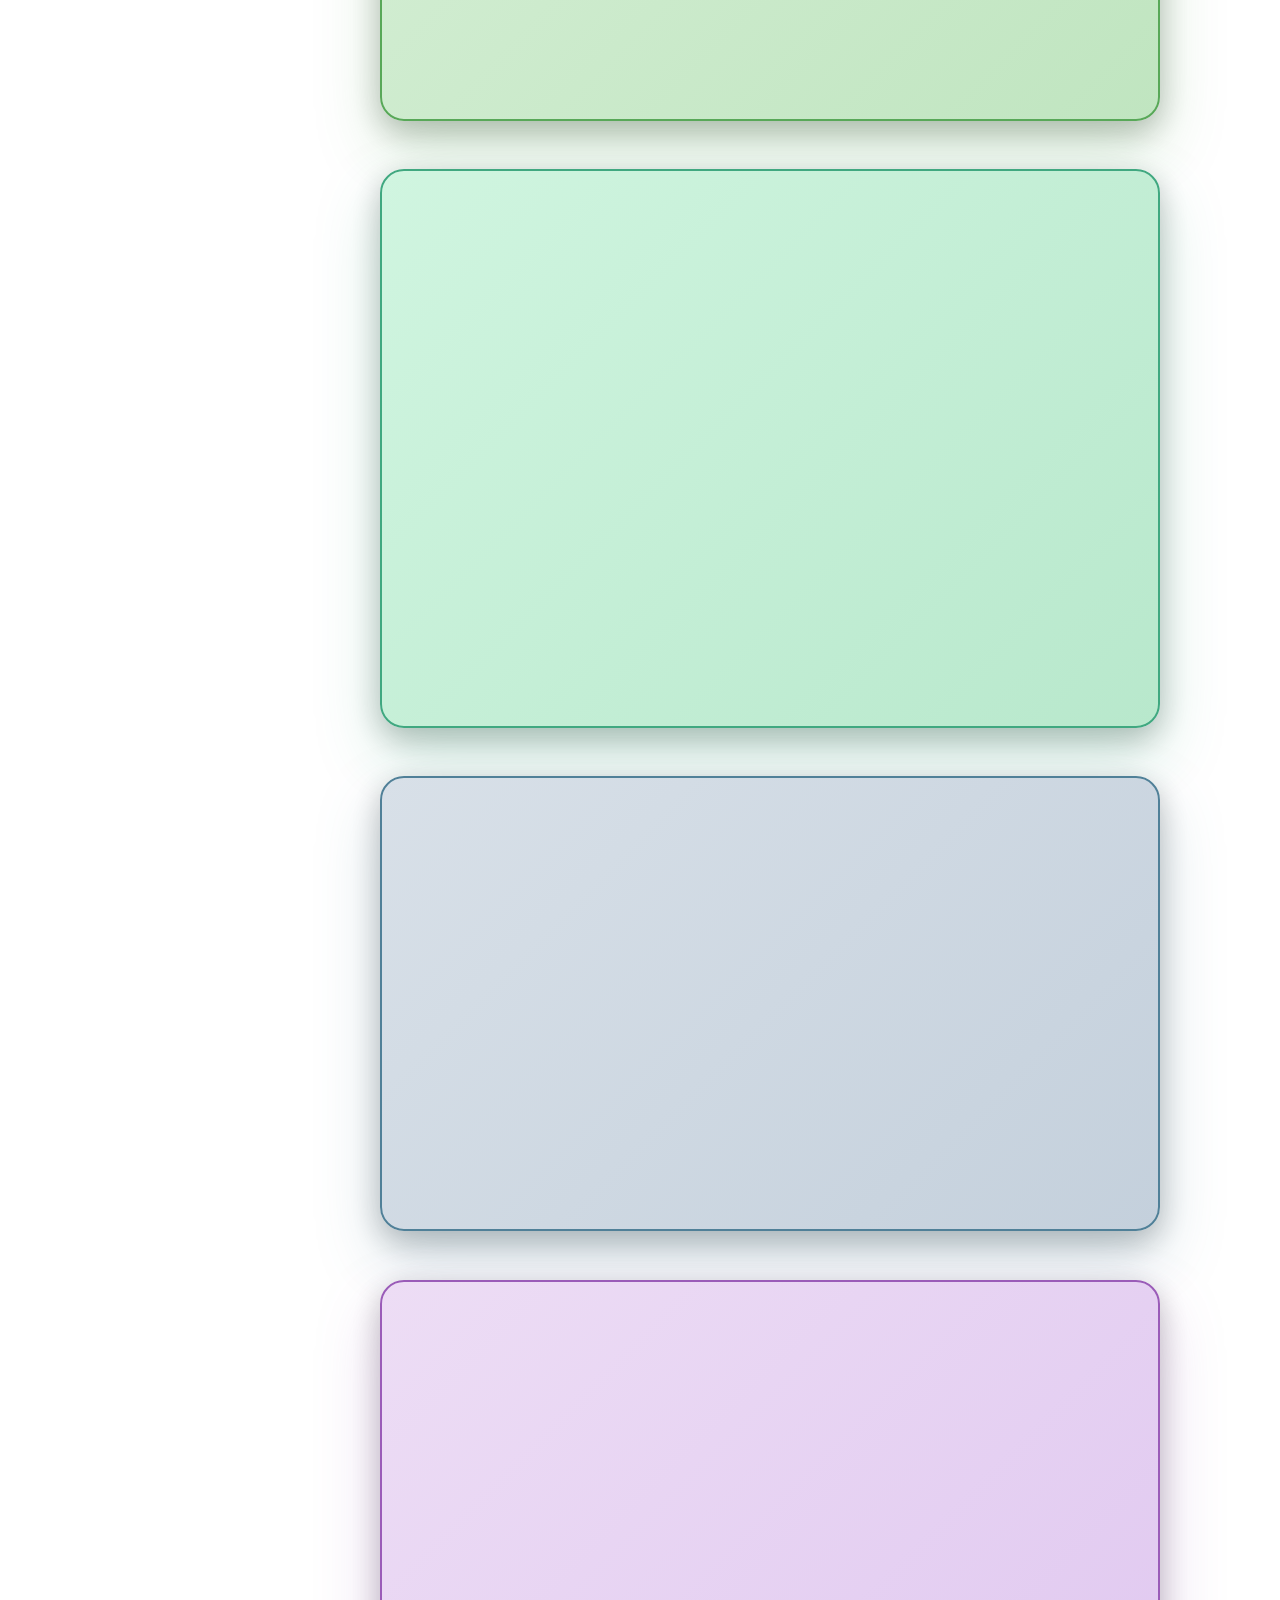
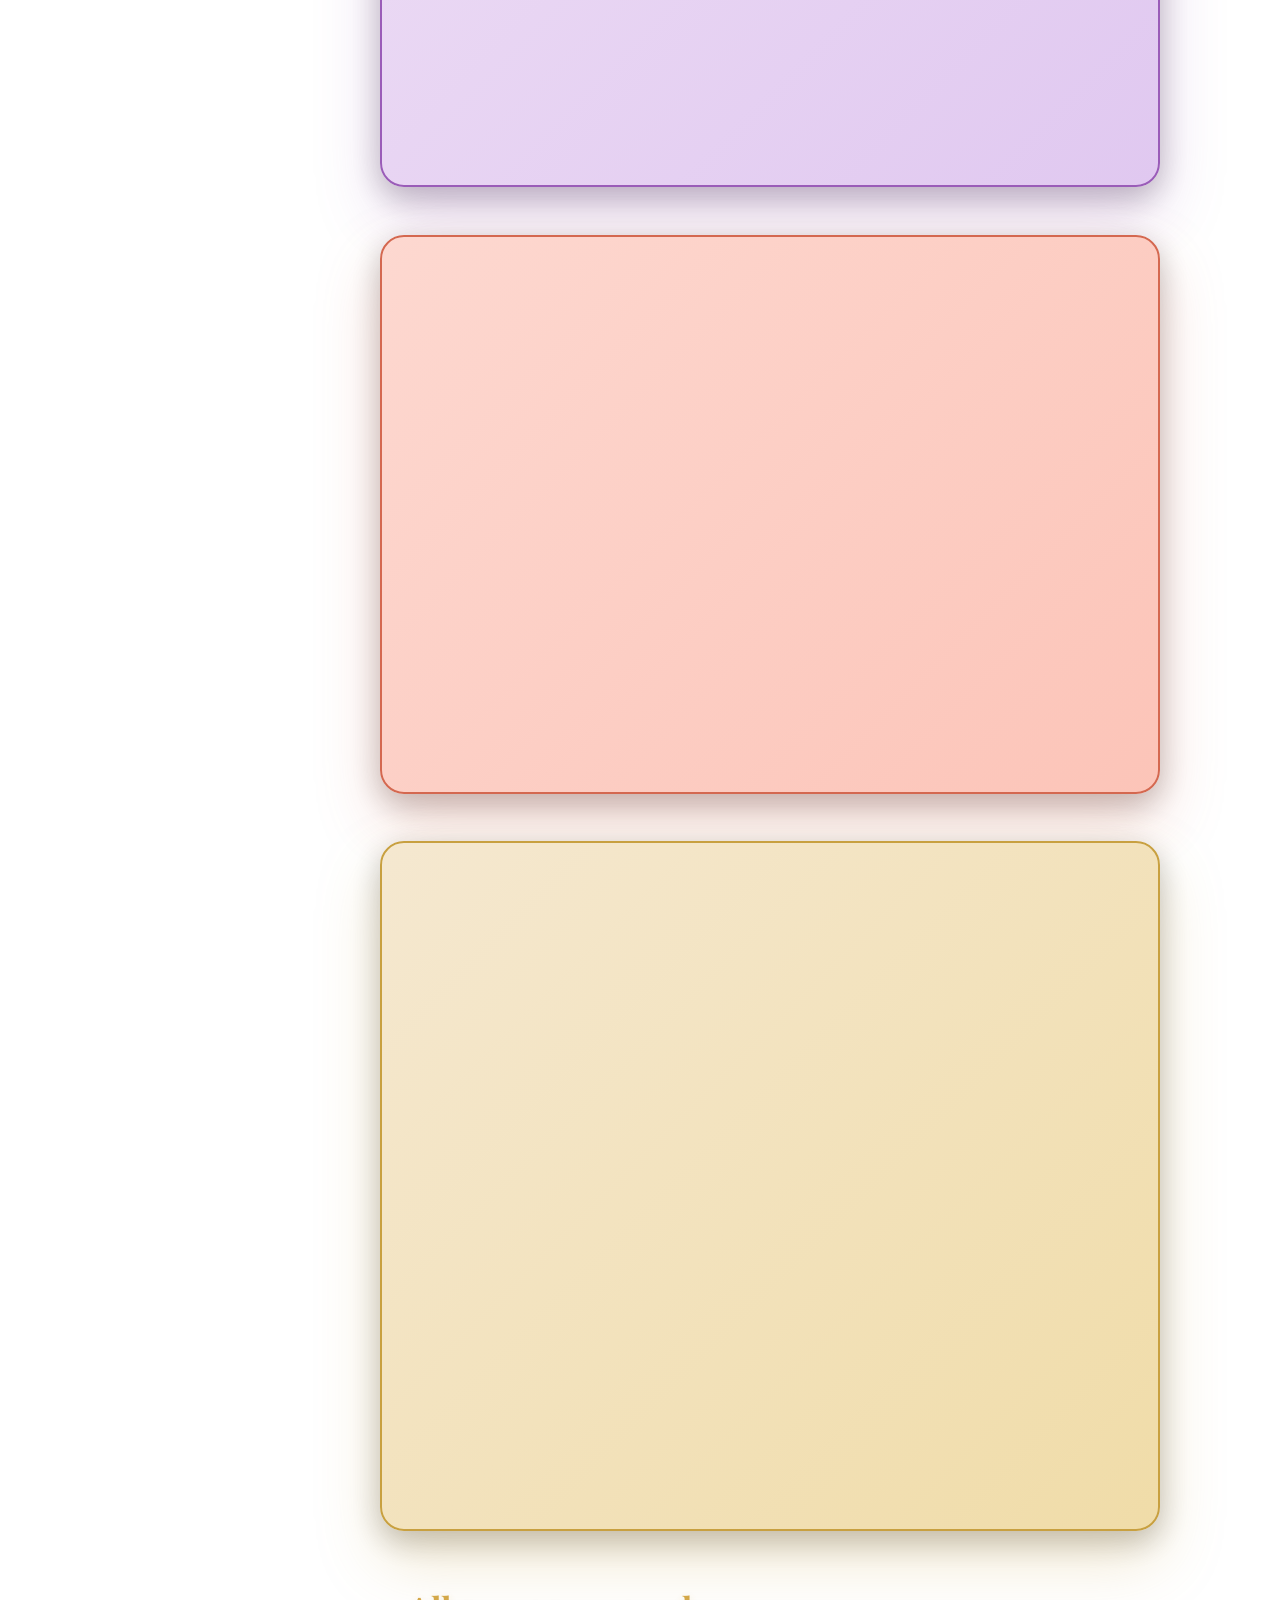
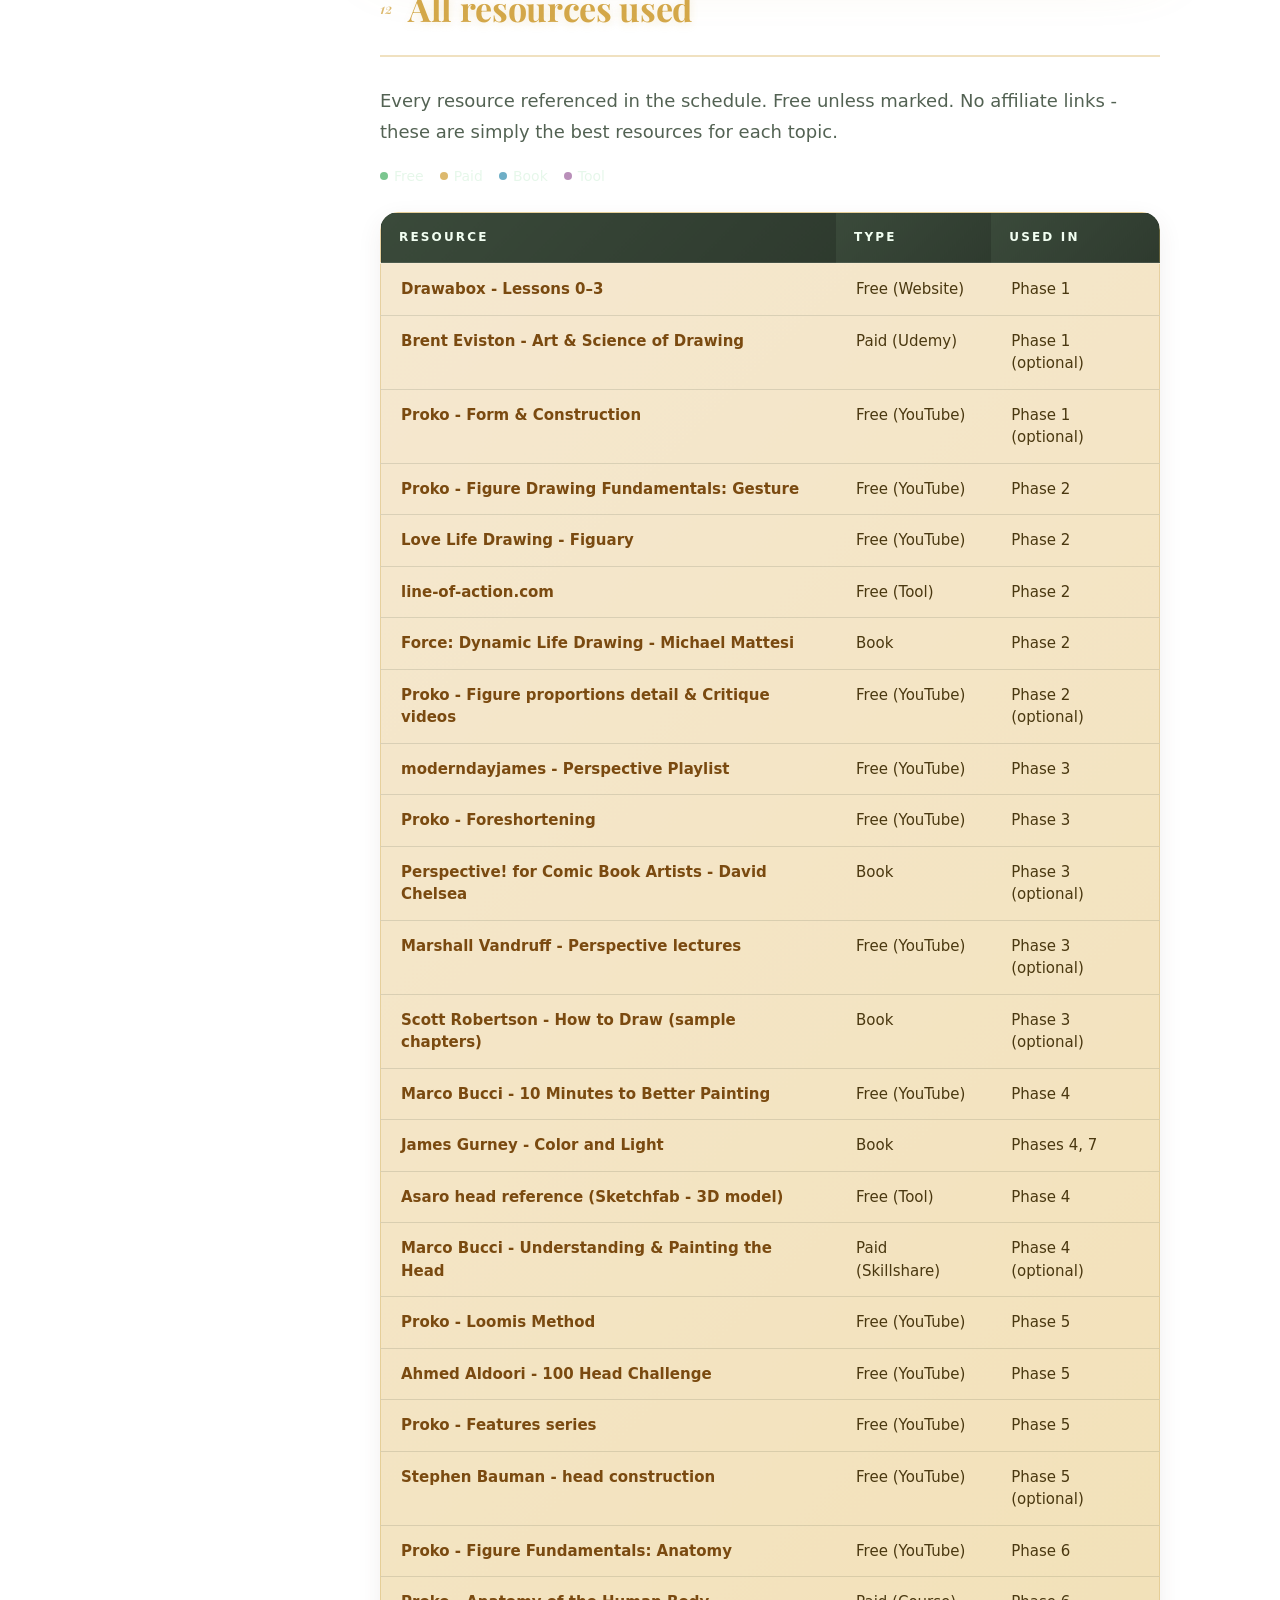
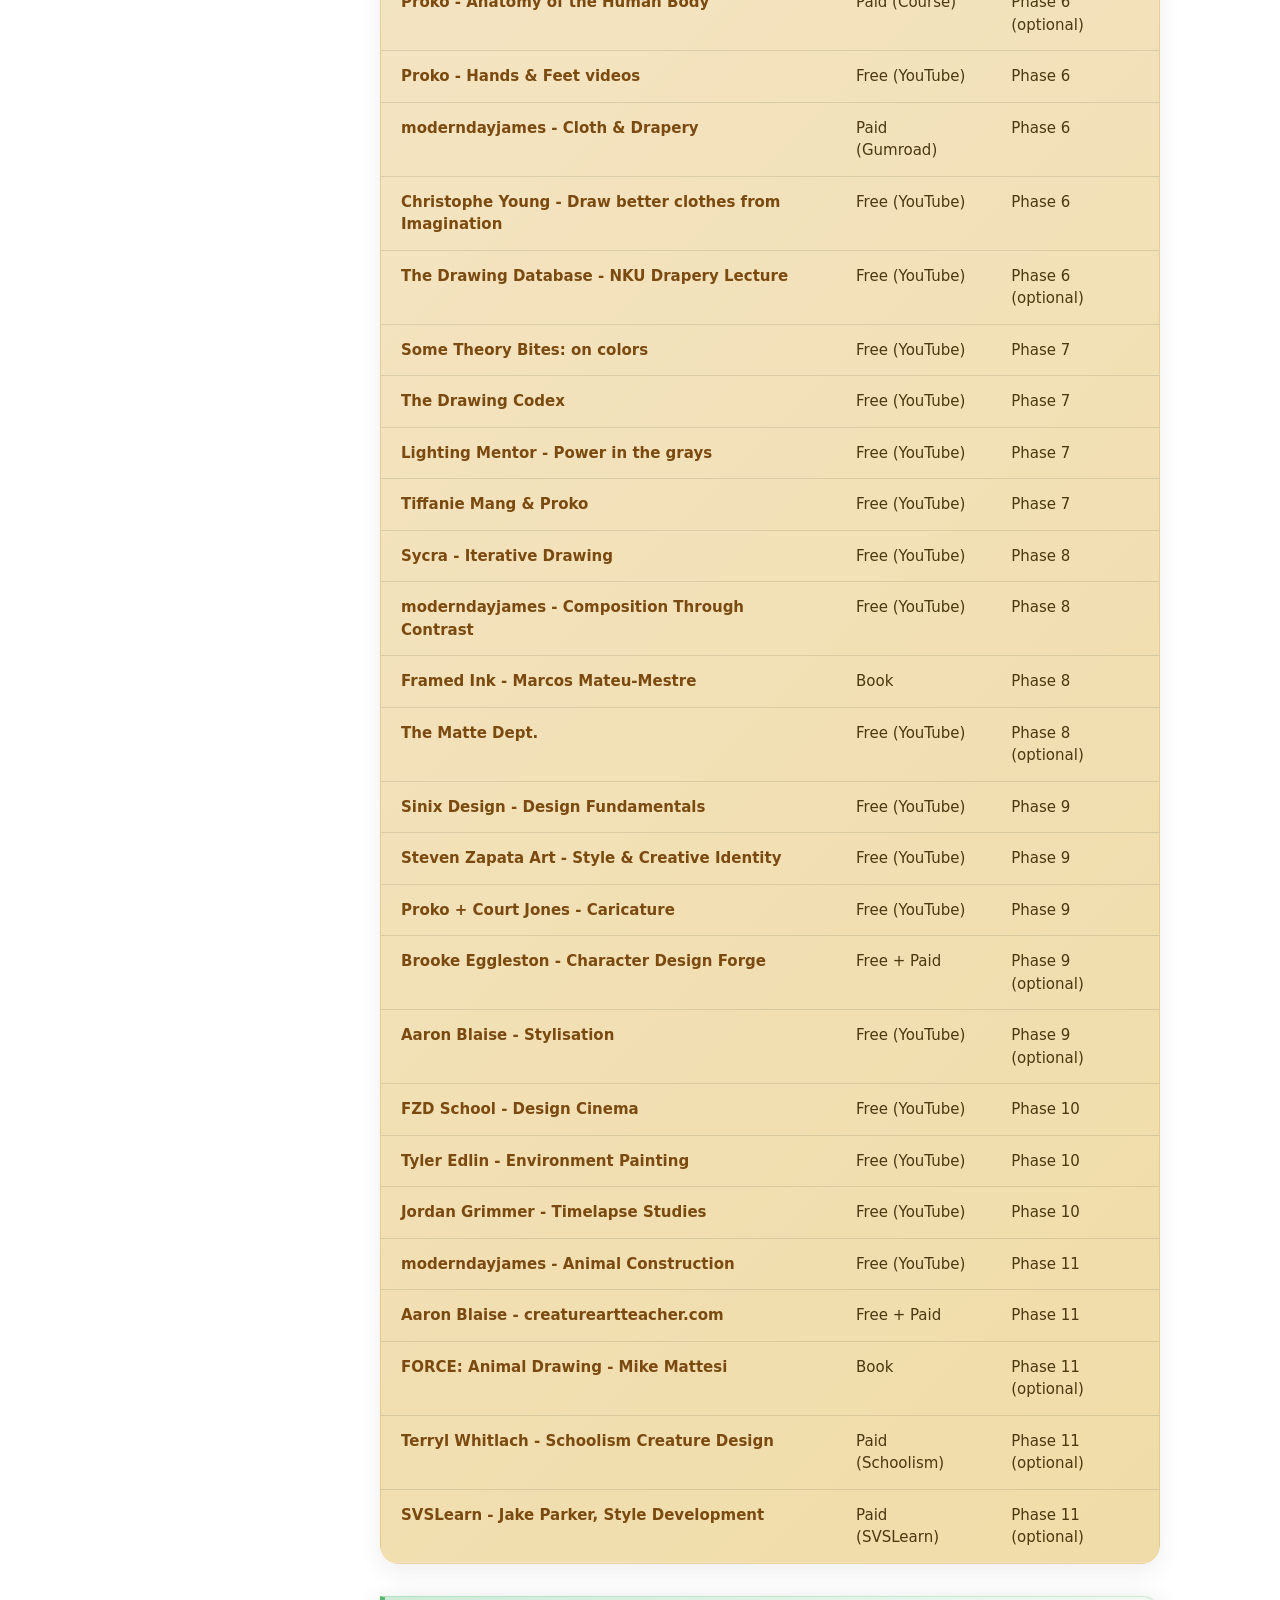
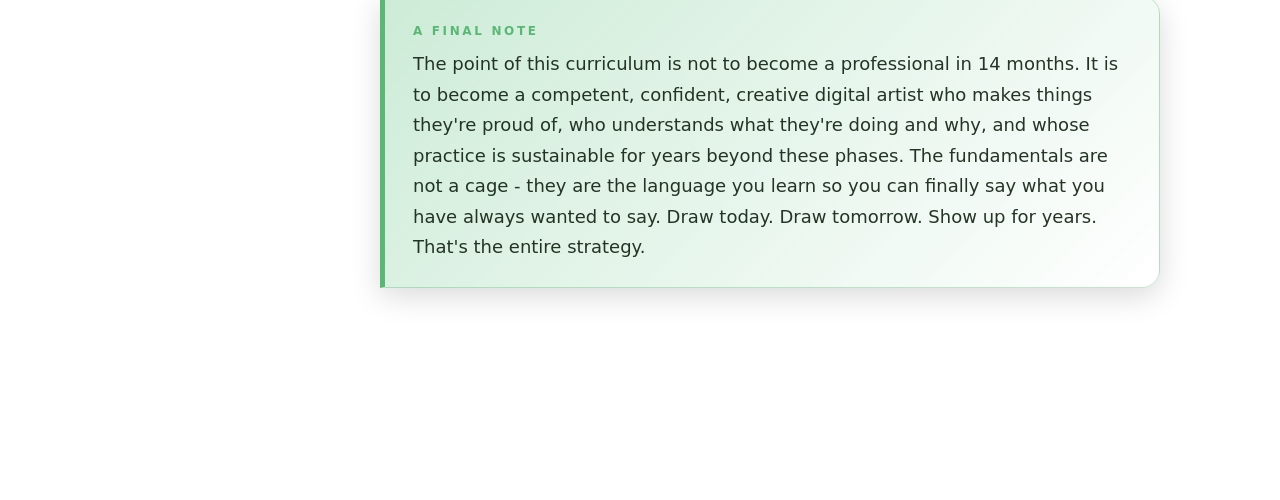
<file: roadmap.html>
<!DOCTYPE html>
<html lang="en">
<head>
<meta charset="UTF-8">
<meta name="viewport" content="width=device-width, initial-scale=1.0">
<title>Digital Art Roadmap - Weekly Schedule</title>

<link rel="preconnect" href="https://fonts.googleapis.com">
<link rel="preconnect" href="https://fonts.gstatic.com" crossorigin>
<link href="https://fonts.googleapis.com/css2?family=Playfair+Display:ital,wght@0,400;0,500;0,600;0,700;0,800;1,400;1,500;1,600;1,700&family=Inter:ital,wght@0,300;0,400;0,500;0,600;0,700;1,400;1,500&display=swap" rel="stylesheet">

<link rel="stylesheet" href="css/roadmap.css">
</head>

<body>

<!-- ─── SIDEBAR ─── -->
<aside class="sidebar">
  <div class="sidebar-brand">
    <div class="sidebar-logo">
      <div class="icon">🤍</div>
      <div>
        <div class="name">Digital Art Roadmap</div>
        <span class="sub">by Spacechase</span>
      </div>
    </div>
  </div>

  <div class="nav-group">Start Here</div>
  <a href="#top"><span class="phase-dot" style="background:#c4512a"></span>Overview</a>
  <a href="#how"><span class="phase-dot" style="background:#c4512a"></span>How to use</a>
  <a href="#habits"><span class="phase-dot" style="background:#c4512a"></span>Daily habits</a>

  <div class="nav-group">The 11 Phases</div>
  <a href="#p1"><span class="phase-dot" style="background:#c4512a"></span>P1 - Mark-Making</a>
  <a href="#p2"><span class="phase-dot" style="background:#6b3d6b"></span>P2 - Gesture &amp; Figure</a>
  <a href="#p3"><span class="phase-dot" style="background:#3a5c6b"></span>P3 - Perspective</a>
  <a href="#p4"><span class="phase-dot" style="background:#2a4a7c"></span>P4 - Value &amp; Light</a>
  <a href="#p5"><span class="phase-dot" style="background:#8c3a2a"></span>P5 - Head &amp; Portraits</a>
  <a href="#p6"><span class="phase-dot" style="background:#4a7c59"></span>P6 - Figure Construction</a>
  <a href="#p7"><span class="phase-dot" style="background:#3a5c6b"></span>P7 - Colour</a>
  <a href="#p8"><span class="phase-dot" style="background:#2a4a7c"></span>P8 - Composition</a>
  <a href="#p9"><span class="phase-dot" style="background:#6b3d6b"></span>P9 - Design &amp; Style</a>
  <a href="#p10"><span class="phase-dot" style="background:#8c3a2a"></span>P10 - Environment</a>
  <a href="#p11"><span class="phase-dot" style="background:#8c7a5c"></span>P11 - Creature &amp; Capstone</a>

  <div class="nav-group">Reference</div>
  <a href="#resources"><span class="phase-dot" style="background:#b8892a"></span>All resources</a>

  <div class="nav-group">Pages</div>
  <a href="index.html"><span class="phase-dot" style="background:#d47a60"></span>Portfolio ↗</a>
  <a href="gallery.html"><span class="phase-dot" style="background:#2268d8"></span>Gallery ↗</a>
  <a href="about.html"><span class="phase-dot" style="background:#5ab874"></span>Meet Me ↗</a>

  <div class="sidebar-progress">
    <div class="prog-label">Weeks completed</div>
    <div class="prog-bar"><div class="prog-fill" id="progFill"></div></div>
    <div class="prog-count">
      <span id="progText">0 of 60</span>
      <span id="progPct">0%</span>
    </div>
  </div>
</aside>

<!-- Mobile top nav (hidden on desktop, shown on mobile) -->
<nav class="mobile-nav">
  <div class="mobile-nav__bar">
    <button class="mobile-nav__toggle" id="navToggle" aria-label="Open menu" aria-expanded="false">☰</button>
    <a href="index.html" class="mobile-nav__brand">Spacechase</a>
  </div>
  <div class="mobile-nav__links">
    <a href="index.html"   class="mobile-nav__link">Portfolio</a>
    <a href="gallery.html" class="mobile-nav__link">Gallery</a>
    <a href="roadmap.html" class="mobile-nav__link active">Roadmap</a>
    <a href="about.html"   class="mobile-nav__link">Meet Me</a>
  </div>
</nav>
<div class="nav-backdrop" id="navBackdrop" aria-hidden="true"></div>

<!-- ─── MAIN ─── -->
<main>

<!-- ══ HERO ══ -->
<div class="hero" id="top">
  <svg class="hero-decoration" viewBox="0 0 220 220" fill="none" xmlns="http://www.w3.org/2000/svg">
    <circle cx="110" cy="110" r="100" stroke="#c4512a" stroke-width="1"/>
    <circle cx="110" cy="110" r="70" stroke="#c4512a" stroke-width="1"/>
    <circle cx="110" cy="110" r="40" stroke="#c4512a" stroke-width="1"/>
    <line x1="10" y1="110" x2="210" y2="110" stroke="#c4512a" stroke-width="0.5"/>
    <line x1="110" y1="10" x2="110" y2="210" stroke="#c4512a" stroke-width="0.5"/>
    <line x1="39" y1="39" x2="181" y2="181" stroke="#c4512a" stroke-width="0.5"/>
    <line x1="181" y1="39" x2="39" y2="181" stroke="#c4512a" stroke-width="0.5"/>
  </svg>

  <div class="eyebrow">Hobby Artist · ~60 Weeks · 1–1.5 hrs / day</div>
  <h1>A weekly roadmap for<br><em>self-taught digital art</em></h1>
  <p class="hero-lede">A flexible, sustainable schedule built around practical art fundamentals - gesture, value, color, composition, design. Each week tells you exactly what to study, from which resource, and which sections. No grinding, no checkboxes, no productivity-app overhead.</p>

  <div class="hero-stats">
    <div class="hero-stat">
      <span class="val">11</span>
      <span class="lbl">Phases</span>
    </div>
    <div class="hero-stat">
      <span class="val">60</span>
      <span class="lbl">Weeks total</span>
    </div>
    <div class="hero-stat">
      <span class="val">1–1.5 hrs</span>
      <span class="lbl">Per day</span>
    </div>
    <div class="hero-stat">
      <span class="val" style="font-size:20px;font-style:italic">Spacechase</span>
      <span class="lbl">Creator</span>
    </div>
  </div>
</div>


<!-- ══ HOW TO USE ══ -->
<section id="how">
  <div class="section-h"><span class="num">00</span><h2>How to use this</h2></div>

  <p>This page is a <strong>reference roadmap</strong>, not a productivity tracker. Open the phase you are in, expand the week, do the work. Move on when it feels honest - not when a box is ticked.</p>

  <div class="callout info">
    <div class="lbl">The rhythm</div>
    <p>Five to six drawing days a week. One rest day. Each session is about an hour. Mix <em>study</em> (watching/reading + targeted exercises) and <em>application</em> (your own art - fan art, personal projects, finished pieces). Application never waits until you "feel ready."</p>
  </div>

  <div class="callout">
    <div class="lbl">Primary vs. optional resources</div>
    <p><strong>Primary</strong> resources are the core of the week - watch and apply. <strong>Optional</strong> resources deepen the topic; do them if you have time or curiosity. Skipping all optional resources still gets you everything you need.</p>
  </div>

  <div class="callout good">
    <div class="lbl">If a week feels too short or too long</div>
    <p>Stretch it. Compress it. Repeat it. The week numbers are guides, not deadlines. Honest pace &gt; checked boxes. Finishing the curriculum in 20 months at 80% consistency beats finishing in 12 months at 50%.</p>
  </div>
</section>


<!-- ══ HABITS ══ -->
<section id="habits">
  <div class="section-h"><span class="num">01</span><h2>Always-on daily habits</h2></div>
  <p>These run every drawing day, regardless of phase. They are the foundation everything else builds on.</p>

  <div class="habits">
    <h3>Run these every drawing day</h3>
    <ul>
      <li>
        <span class="when">5–10 min</span>
        <span class="what"><strong>Imagination sketch.</strong> No reference, no pressure, no judgement. Anything on the page. Starts day one, never stops.</span>
      </li>
      <li>
        <span class="when">15–20 min</span>
        <span class="what"><strong>Gesture warmup</strong> at <code>line-of-action.com</code> - 30-second poses (first 10 min) then 2-minute poses (next 10). 4 days a week.</span>
      </li>
      <li>
        <span class="when">5 min</span>
        <span class="what"><strong>Form fill.</strong> 5–8 simple 3D primitives from imagination as a warmup. Trains spatial thinking on autopilot.</span>
      </li>
      <li>
        <span class="when">Always</span>
        <span class="what"><strong>Creative output.</strong> Fan art, sketches of things you love, personal pieces. Begins in Phase 1, never stops. Polish is optional; presence is mandatory.</span>
      </li>
    </ul>
  </div>
</section>


<!-- ══════════════ PHASES ══════════════ -->

<!-- ─── PHASE 1 ─── -->
<article class="phase" data-color="amber" id="p1">
  <div class="phase-header">
    <div class="phase-num">1</div>
    <div class="phase-header-top">
      <span class="phase-badge">Phase 1</span>
      <span class="phase-dur">Weeks 1–4</span>
    </div>
    <h3 class="phase-title">Mark-Making, Line Control &amp; Construction</h3>
    <p class="phase-goal">Rewire <em>how</em> you make marks before worrying about <em>what</em> you draw. Replace symbol-drawing with spatial thinking. Confident, committed strokes. Begin gesture and creative output from day one - not after.</p>
  </div>

  <details class="week" open>
    <summary>
      <span class="w-arrow">›</span>
      <span class="w-tag">Week 1</span>
      <span class="w-title">Lines, planes &amp; the ghosting habit</span>
    </summary>
    <div class="w-body">
      <h4>Focus</h4>
      <ul>
        <li>Confident ghosted strokes - commit to the line before you draw it</li>
        <li>Line weight as expression, not accident</li>
        <li>Daily form fill warmup begins (5 primitives, every session)</li>
        <li>Daily imagination sketch begins today and never stops</li>
      </ul>
      <h4>Primary resources</h4>
      <div class="res">
        <span class="res-dot"></span>
        <div><span class="name">Drawabox - Lesson 0 (Introduction) + Lesson 1 (Lines, Ellipses, Boxes)</span>
        <span class="what">Watch Lesson 0 fully. Lesson 1: do the superimposed lines, ghosted lines, and ghosted planes exercises only this week. Treat as a habit-builder, not a perfection test.</span></div>
      </div>
      <h4>Optional</h4>
      <div class="res paid">
        <span class="res-dot"></span>
        <div><span class="name">Brent Eviston - The Art &amp; Science of Drawing (Udemy)</span>
        <span class="what">Section 1 (Basic Skills) - 3 short videos. Watch one per day with sketchbook open.</span></div>
      </div>
      <div class="w-output">
        <strong>By end of week</strong>
        One full page of ghosted lines and one of ghosted planes. The lines should look more confident than at the start.
      </div>
    </div>
  </details>

  <details class="week">
    <summary>
      <span class="w-arrow">›</span>
      <span class="w-tag">Week 2</span>
      <span class="w-title">Ellipses &amp; the 250 Box Challenge (start)</span>
    </summary>
    <div class="w-body">
      <h4>Focus</h4>
      <ul>
        <li>Ellipses as foundation for every cylindrical form</li>
        <li>Begin the 250 Box Challenge - boxes 1–60 this week</li>
        <li>Sketch fan art loosely - pick a character you love, draw them badly, learn what you don't know yet</li>
      </ul>
      <h4>Primary resources</h4>
      <div class="res">
        <span class="res-dot"></span>
        <div><span class="name">Drawabox - Lesson 1: Ellipses + 250 Box Challenge intro</span>
        <span class="what">Watch the Tables of Ellipses and Ellipses in Planes videos. Do one page of each. Then start the 250 Box Challenge - boxes 1–60, with line extensions on each.</span></div>
      </div>
      <h4>Optional</h4>
      <div class="res paid">
        <span class="res-dot"></span>
        <div><span class="name">Brent Eviston - Art &amp; Science of Drawing</span>
        <span class="what">Section 2 (Contour Drawing) - fights symbol-drawing. Do one contour exercise per session.</span></div>
      </div>
      <div class="w-output">
        <strong>By end of week</strong>
        ~60 boxes done, one fan-art sketch made (loose, fun, imperfect).
      </div>
    </div>
  </details>

  <details class="week">
    <summary>
      <span class="w-arrow">›</span>
      <span class="w-tag">Week 3</span>
      <span class="w-title">Finish 250 boxes &amp; organic forms</span>
    </summary>
    <div class="w-body">
      <h4>Focus</h4>
      <ul>
        <li>Finish the 250 Box Challenge (~190 more boxes) - boot camp, not a spiritual journey</li>
        <li>Move into organic forms: sausages, cylinders, contour curves</li>
        <li>Begin overlapping forms - feel the depth, not just trace the outline</li>
      </ul>
      <h4>Primary resources</h4>
      <div class="res">
        <span class="res-dot"></span>
        <div><span class="name">Drawabox - Lesson 1 (250 Boxes) + Lesson 2 (Organic Forms with Contour Lines, Arrows)</span>
        <span class="what">Finish boxes 61–250. Then watch L2 Organic Forms with Contour Lines + Arrows videos. Do one page of each exercise.</span></div>
      </div>
      <h4>Optional</h4>
      <div class="res">
        <span class="res-dot"></span>
        <div><span class="name">Proko - Form &amp; Construction (YouTube)</span>
        <span class="what">2–3 short videos on construction thinking. Pick what catches your eye, skim the rest.</span></div>
      </div>
      <div class="w-output">
        <strong>By end of week</strong>
        250 Box Challenge complete (do not repeat it later - gains are front-loaded). 1–2 fan-art sketches made.
      </div>
    </div>
  </details>

  <details class="week">
    <summary>
      <span class="w-arrow">›</span>
      <span class="w-tag">Week 4</span>
      <span class="w-title">Plants, primitives from imagination, phase review</span>
    </summary>
    <div class="w-body">
      <h4>Focus</h4>
      <ul>
        <li>Construct any natural form from primitive shapes</li>
        <li>Begin sketching 3D primitives from imagination - no reference</li>
        <li>Review your worst Lesson 1–2 page; redraw it once with what you know now</li>
      </ul>
      <h4>Primary resources</h4>
      <div class="res">
        <span class="res-dot"></span>
        <div><span class="name">Drawabox - Lesson 3 (Plants)</span>
        <span class="what">Watch the intro video. Pick 2–3 plant studies - leaves, twigs, branches. Don't grind the full lesson; the skill transfers in a few studies.</span></div>
      </div>
      <h4>Optional</h4>
      <div class="res paid">
        <span class="res-dot"></span>
        <div><span class="name">Brent Eviston - Art &amp; Science of Drawing</span>
        <span class="what">Section 3 (Proportion) - start watching as bedtime reading. Reinforces relational seeing.</span></div>
      </div>
      <div class="w-output">
        <strong>Phase 1 milestone</strong>
        Lines feel confident. You can rough-construct a sphere/box/cylinder from imagination without copying. Daily imagination sketch is automatic. 3–5 fan-art sketches exist. Move on even if rough - polish comes later.
      </div>
    </div>
  </details>
</article>


<!-- ─── PHASE 2 ─── -->
<article class="phase" data-color="purple" id="p2">
  <div class="phase-header">
    <div class="phase-num">2</div>
    <div class="phase-header-top">
      <span class="phase-badge">Phase 2</span>
      <span class="phase-dur">Weeks 5–9</span>
    </div>
    <h3 class="phase-title">Gesture &amp; Early Figure Drawing</h3>
    <p class="phase-goal">Gesture is what separates a figure that looks alive from one that looks traced. It is a lifelong skill, never "completed." Start with feeling - the energy, the line of action - then add structure. Apply to characters you love from week one.</p>
  </div>

  <details class="week">
    <summary><span class="w-arrow">›</span><span class="w-tag">Week 5</span><span class="w-title">Line of action, C/S curves &amp; rhythm</span></summary>
    <div class="w-body">
      <h4>Focus</h4>
      <ul>
        <li>The single line that captures a pose's energy</li>
        <li>Opposing curves create flow - straight against curve, action against rest</li>
        <li>Begin Figuary - Day 1 of the 28-day challenge</li>
      </ul>
      <h4>Primary resources</h4>
      <div class="res"><span class="res-dot"></span><div><span class="name">Proko - Figure Drawing Fundamentals: Gesture (YouTube playlist)</span><span class="what">Watch videos 1–3: Line of Action, Rhythm, C and S Curves. Sketch alongside.</span></div></div>
      <div class="res"><span class="res-dot"></span><div><span class="name">Love Life Drawing - Figuary (YouTube)</span><span class="what">Begin Figuary Day 1. Aim for 5 sessions this week - even if short.</span></div></div>
      <div class="res tool"><span class="res-dot"></span><div><span class="name">line-of-action.com</span><span class="what">Daily gesture warmup. 10 min of 30-second poses + 10 min of 2-minute poses. Permanent habit from now on.</span></div></div>
      <h4>Optional</h4>
      <div class="res book"><span class="res-dot"></span><div><span class="name">Force: Dynamic Life Drawing - Michael Mattesi</span><span class="what">Read Chapter 1 (The Concept of Force). 30 minutes, dense but reframing.</span></div></div>
      <div class="w-output"><strong>By end of week</strong>5 Figuary sessions done. Gesture warmup feels normal.</div>
    </div>
  </details>

  <details class="week">
    <summary><span class="w-arrow">›</span><span class="w-tag">Week 6</span><span class="w-title">Force - pushes and pulls</span></summary>
    <div class="w-body">
      <h4>Focus</h4>
      <ul>
        <li>The figure as a system of forces, not a collection of shapes</li>
        <li>Where is this figure being pushed? Where is the ground pushing back?</li>
        <li>Continue Figuary - Days 8–14</li>
      </ul>
      <h4>Primary resources</h4>
      <div class="res book"><span class="res-dot"></span><div><span class="name">Force: Dynamic Life Drawing - Michael Mattesi</span><span class="what">Read Chapters 2–3 (Rhythm, Applied Force). Apply the concept directly to your line-of-action sessions.</span></div></div>
      <div class="res"><span class="res-dot"></span><div><span class="name">Proko - Figure Drawing Fundamentals: Gesture</span><span class="what">Videos 4–5: Tilt &amp; Turn, Force vs. Shape.</span></div></div>
      <h4>Optional</h4>
      <div class="res"><span class="res-dot"></span><div><span class="name">Love Life Drawing - additional gesture demos (YouTube)</span><span class="what">Browse 2–3 videos by topic - feet-not-floating, weight distribution.</span></div></div>
      <div class="w-output"><strong>By end of week</strong>Drawings start to feel like pushes-and-pulls, not shapes-on-paper. Figuary at the halfway mark.</div>
    </div>
  </details>

  <details class="week">
    <summary><span class="w-arrow">›</span><span class="w-tag">Week 7</span><span class="w-title">Bean, mannequin &amp; proportional landmarks</span></summary>
    <div class="w-body">
      <h4>Focus</h4>
      <ul>
        <li>Simplified 3D mass before any anatomical detail - the bean and mannequin</li>
        <li>Head count, shoulder/hip width, knee-to-foot proportions</li>
        <li>Figuary - Days 15–21</li>
      </ul>
      <h4>Primary resources</h4>
      <div class="res"><span class="res-dot"></span><div><span class="name">Proko - Figure Drawing Fundamentals: Gesture</span><span class="what">Videos 6–8: Bean, Mannequinization, Proportions. Draw 10 mannequins from imagination each session.</span></div></div>
      <div class="res book"><span class="res-dot"></span><div><span class="name">Force: Dynamic Life Drawing - Michael Mattesi</span><span class="what">Chapter 4 (Form: Wrapping &amp; Cross-Contours). Read alongside Proko's mannequin lessons - they reinforce each other.</span></div></div>
      <h4>Optional</h4>
      <div class="res"><span class="res-dot"></span><div><span class="name">Proko - Figure proportions detail (free YouTube)</span><span class="what">Optional dive on head count. Sketch the proportion chart once.</span></div></div>
      <div class="w-output"><strong>By end of week</strong>You can sketch a basic mannequin from imagination in any standing or sitting pose.</div>
    </div>
  </details>

  <details class="week">
    <summary><span class="w-arrow">›</span><span class="w-tag">Week 8</span><span class="w-title">Finish Figuary &amp; apply force to characters</span></summary>
    <div class="w-body">
      <h4>Focus</h4>
      <ul>
        <li>Finish Figuary - Days 22–28</li>
        <li>Apply gesture &amp; force to a character you love (fan art with feeling)</li>
        <li>Emotion through posture - sketch 4 figures, no faces, only body language</li>
      </ul>
      <h4>Primary resources</h4>
      <div class="res"><span class="res-dot"></span><div><span class="name">Love Life Drawing - Figuary final days</span><span class="what">Finish all 28. Compile into a contact-sheet grid afterward.</span></div></div>
      <div class="res book"><span class="res-dot"></span><div><span class="name">Force: Dynamic Life Drawing - Mattesi</span><span class="what">Chapters 5–6 (Negative Spaces, Force Form). Final reading.</span></div></div>
      <div class="w-output"><strong>By end of week</strong>Figuary complete. 4 emotion-by-posture sketches done.</div>
    </div>
  </details>

  <details class="week">
    <summary><span class="w-arrow">›</span><span class="w-tag">Week 9</span><span class="w-title">Application: fan art &amp; Figuary contact sheet</span></summary>
    <div class="w-body">
      <h4>Focus</h4>
      <ul>
        <li>Take a Figuary screenshot grid as your first real progress milestone - post it if comfortable</li>
        <li>Three loose fan-art figures, action poses</li>
        <li>Continue daily gesture &amp; imagination habits - these never stop</li>
      </ul>
      <h4>Primary resources</h4>
      <div class="res tool"><span class="res-dot"></span><div><span class="name">line-of-action.com - daily timed gesture (permanent)</span><span class="what">Maintain the rhythm. Gesture is maintenance forever, not a one-time topic.</span></div></div>
      <h4>Optional</h4>
      <div class="res"><span class="res-dot"></span><div><span class="name">Proko - Critique videos (YouTube)</span><span class="what">Watch 2–3 Proko critiques on figure work. Trains your eye to see your own errors.</span></div></div>
      <div class="w-output"><strong>Phase 2 milestone</strong>Figures feel alive rather than stiff. You can start with line of action → gesture → mannequin reliably. Figuary contact sheet exists. 2–3 fan-art figures exist.</div>
    </div>
  </details>
</article>


<!-- ─── PHASE 3 ─── -->
<article class="phase" data-color="teal" id="p3">
  <div class="phase-header">
    <div class="phase-num">3</div>
    <div class="phase-header-top"><span class="phase-badge">Phase 3</span><span class="phase-dur">Weeks 10–14</span></div>
    <h3 class="phase-title">Perspective &amp; Spatial Thinking</h3>
    <p class="phase-goal">Perspective is the grammar of 3D space in 2D - the tool that lets you invent convincingly. The goal is spatial imagination, not mechanical drafting. No rulers. Loose, intentional, applied to scenes you actually want to draw.</p>
  </div>
  <details class="week"><summary><span class="w-arrow">›</span><span class="w-tag">Week 10</span><span class="w-title">1-point perspective - rooms, hallways, depth</span></summary><div class="w-body"><h4>Focus</h4><ul><li>Single vanishing point - depth into the page</li><li>Sketch interiors from imagination (your room, a café, a fantasy space)</li><li>No rulers. Loose. Construction over precision.</li></ul><h4>Primary resources</h4><div class="res"><span class="res-dot"></span><div><span class="name">moderndayjames - Perspective Playlist (YouTube)</span><span class="what">Watch videos 1–3 (intro + 1-point fundamentals). James teaches perspective as a tool for inventing, not drafting.</span></div></div><h4>Optional</h4><div class="res book"><span class="res-dot"></span><div><span class="name">Perspective! for Comic Book Artists - David Chelsea</span><span class="what">Chapters 1–3. Same concepts told as a comic - pleasant reinforcement.</span></div></div><div class="w-output"><strong>By end of week</strong>3 loose interior sketches with believable depth.</div></div></details>
  <details class="week"><summary><span class="w-arrow">›</span><span class="w-tag">Week 11</span><span class="w-title">2-point perspective - exteriors &amp; objects</span></summary><div class="w-body"><h4>Focus</h4><ul><li>Two vanishing points - corner views of buildings and objects</li><li>Horizon line as the eye level of your viewer (a design decision, not a default)</li><li>Apply to a small exterior scene from imagination</li></ul><h4>Primary resources</h4><div class="res"><span class="res-dot"></span><div><span class="name">moderndayjames - Perspective Playlist</span><span class="what">Videos 4–6 (2-point + horizon-line decisions).</span></div></div><h4>Optional</h4><div class="res book"><span class="res-dot"></span><div><span class="name">Perspective! for Comic Book Artists - Chelsea</span><span class="what">Chapters 4–6. Especially helpful for 2-point variations.</span></div></div><div class="w-output"><strong>By end of week</strong>One exterior building or small scene from imagination using 2-point.</div></div></details>
  <details class="week"><summary><span class="w-arrow">›</span><span class="w-tag">Week 12</span><span class="w-title">3-point, ellipses &amp; dramatic angles</span></summary><div class="w-body"><h4>Focus</h4><ul><li>3-point perspective - tall buildings, worm's-eye, bird's-eye</li><li>Ellipses in perspective: cylinders, arches, wheels, organic forms</li><li>Choose camera angle for emotional effect, not convenience</li></ul><h4>Primary resources</h4><div class="res"><span class="res-dot"></span><div><span class="name">moderndayjames - Perspective Playlist</span><span class="what">Videos 7–9 (3-point + ellipses in perspective + dramatic angles).</span></div></div><h4>Optional</h4><div class="res"><span class="res-dot"></span><div><span class="name">Marshall Vandruff - Perspective lectures (YouTube)</span><span class="what">Long-form deep dive. Watch one 1-hour lecture as background while drawing.</span></div></div><div class="w-output"><strong>By end of week</strong>One dramatic-angle scene - looking up at a tower, or down into a pit.</div></div></details>
  <details class="week"><summary><span class="w-arrow">›</span><span class="w-tag">Week 13</span><span class="w-title">Figures in perspective &amp; form rotation</span></summary><div class="w-body"><h4>Focus</h4><ul><li>Place mannequins on a ground plane in 1-, 2-, and 3-point space</li><li>Foreshortening - start gentle, push slowly</li><li>Form rotation drill: same object drawn at 0°, 45°, 90° from imagination</li></ul><h4>Primary resources</h4><div class="res"><span class="res-dot"></span><div><span class="name">moderndayjames - Perspective Playlist</span><span class="what">Final videos on figures-in-space and foreshortening.</span></div></div><div class="res"><span class="res-dot"></span><div><span class="name">Proko - Foreshortening (YouTube)</span><span class="what">1–2 short videos on overlap and tangent. Apply to a few mannequin sketches.</span></div></div><h4>Optional</h4><div class="res"><span class="res-dot"></span><div><span class="name">Scott Robertson - How to Draw (sample chapters)</span><span class="what">Defer the full book - too dense for now - but skim the chapters on form rotation if curious.</span></div></div><div class="w-output"><strong>By end of week</strong>One object-design sheet (a chair, a sword, a fictional artefact) from 3 angles.</div></div></details>
  <details class="week"><summary><span class="w-arrow">›</span><span class="w-tag">Week 14</span><span class="w-title">Integration - character in a real space</span></summary><div class="w-body"><h4>Focus</h4><ul><li>Place a Phase 2–3 character into an actual environment</li><li>Loose environment mood sketch - foggy alley, sunlit courtyard, cave</li><li>Review: which perspective topic still feels shaky? Revisit one moderndayjames video.</li></ul><h4>Primary resources</h4><div class="res"><span class="res-dot"></span><div><span class="name">Your own work + your favourite reference</span><span class="what">This week is application, not new study. Pick a previous head or mannequin and put it in a space.</span></div></div><h4>Optional</h4><div class="res"><span class="res-dot"></span><div><span class="name">FZD School - Design Cinema (YouTube)</span><span class="what">Browse a single environment episode for inspiration - full study comes in Phase 9.</span></div></div><div class="w-output"><strong>Phase 3 milestone</strong>Spaces sketched from imagination feel inhabited. Foreshortening is conceptually understood (not yet mastered). Objects feel placed in space, not floating.</div></div></details>
</article>


<!-- ─── PHASE 4 ─── -->
<article class="phase" data-color="sky" id="p4">
  <div class="phase-header">
    <div class="phase-num">4</div>
    <div class="phase-header-top"><span class="phase-badge">Phase 4</span><span class="phase-dur">Weeks 15–20</span></div>
    <h3 class="phase-title">Value, Light &amp; Grayscale Painting</h3>
    <p class="phase-goal">Value is the most powerful element in your toolkit - before colour, before anatomy. It creates depth, defines form, and sets mood. Build a complete grayscale workflow now; colour comes in Phase 7. Use as few values as you can.</p>
  </div>
  <details class="week"><summary><span class="w-arrow">›</span><span class="w-tag">Week 15</span><span class="w-title">Value scale &amp; 3-value thumbnails</span></summary><div class="w-body"><h4>Focus</h4><ul><li>5-step value scale - value as its own language, separate from colour</li><li>3-value thumbnail drill: reduce any image to light/midtone/dark</li><li>Begin thumbnail-before-piece habit</li></ul><h4>Primary resources</h4><div class="res"><span class="res-dot"></span><div><span class="name">Marco Bucci - 10 Minutes to Better Painting (YouTube)</span><span class="what">Watch 3 episodes: Value, Shape vs Form, 3-Value Composition. Do one 3-value thumbnail per session.</span></div></div><h4>Optional</h4><div class="res"><span class="res-dot"></span><div><span class="name">James Gurney - YouTube channel</span><span class="what">1–2 short value demos. Skim, don't grind.</span></div></div><div class="w-output"><strong>By end of week</strong>10+ small 3-value thumbnails of paintings you love.</div></div></details>
  <details class="week"><summary><span class="w-arrow">›</span><span class="w-tag">Week 16</span><span class="w-title">Light on a sphere - the form-shadow model</span></summary><div class="w-body"><h4>Focus</h4><ul><li>Form shadow, cast shadow, core shadow, reflected light, highlight</li><li>Sphere studies - light from 5 directions, twice a week (5 weeks total)</li><li>Apply the same model to a cube and cylinder</li></ul><h4>Primary resources</h4><div class="res book"><span class="res-dot"></span><div><span class="name">James Gurney - Color and Light</span><span class="what">Chapter 2 (Sources of Light) + Chapter 3 (Light and Form). Read with a sketchbook open. Apply each idea to a primitive.</span></div></div><div class="res"><span class="res-dot"></span><div><span class="name">Marco Bucci - 10MTBP</span><span class="what">Episode: Form Shadow vs Cast Shadow. Apply directly to sphere studies.</span></div></div><div class="w-output"><strong>By end of week</strong>10 sphere studies, each lit differently. The five-light terminology should feel familiar.</div></div></details>
  <details class="week"><summary><span class="w-arrow">›</span><span class="w-tag">Week 17</span><span class="w-title">Edge quality &amp; value grouping</span></summary><div class="w-body"><h4>Focus</h4><ul><li>Edge types: lost, found, soft, hard - and what each does emotionally</li><li>3-value compositional grouping in your own painting</li><li>Continue sphere studies (week 2 of 5)</li></ul><h4>Primary resources</h4><div class="res"><span class="res-dot"></span><div><span class="name">Marco Bucci - 10MTBP</span><span class="what">Episodes: Edge Control, Lost &amp; Found Edges, Value Grouping. Three episodes, three days.</span></div></div><div class="res book"><span class="res-dot"></span><div><span class="name">Gurney - Color and Light</span><span class="what">Chapter 4 (Surfaces and Edges). Pair the reading with one edge-focused study.</span></div></div><div class="w-output"><strong>By end of week</strong>3 grayscale studies using 3 values only, edges intentional.</div></div></details>
  <details class="week"><summary><span class="w-arrow">›</span><span class="w-tag">Week 18</span><span class="w-title">Grayscale portrait &amp; figure studies</span></summary><div class="w-body"><h4>Focus</h4><ul><li>Apply the full value model to a face from reference - not as portraiture but as light-on-form</li><li>One grayscale figure from reference, 3 values max</li><li>Continue sphere studies (week 3 of 5)</li></ul><h4>Primary resources</h4><div class="res"><span class="res-dot"></span><div><span class="name">Asaro head reference (Sketchfab - 3D model, free)</span><span class="what">Use the Asaro head to study planes-of-the-head before adding photo reference. Rotate the model, light it.</span></div></div><div class="res"><span class="res-dot"></span><div><span class="name">Marco Bucci - 10MTBP</span><span class="what">Any remaining episodes relevant to portrait lighting.</span></div></div><div class="w-output"><strong>By end of week</strong>1 grayscale face study + 1 grayscale figure. Both feel 3D rather than flat.</div></div></details>
  <details class="week"><summary><span class="w-arrow">›</span><span class="w-tag">Week 19</span><span class="w-title">Ambient light, secondary sources &amp; indirect light</span></summary><div class="w-body"><h4>Focus</h4><ul><li>Multiple light sources: primary + fill + ambient</li><li>Bounce light as subtle warmth, not bright glow</li><li>Outdoor light: sky dome as a light source, not just atmosphere</li></ul><h4>Primary resources</h4><div class="res book"><span class="res-dot"></span><div><span class="name">Gurney - Color and Light</span><span class="what">Chapters 5–6 (Ambient Light + Indirect Light). Read slowly; apply each to a sphere.</span></div></div><div class="w-output"><strong>By end of week</strong>One study with 2 intentional light sources. Sphere studies continue (week 4 of 5).</div></div></details>
  <details class="week"><summary><span class="w-arrow">›</span><span class="w-tag">Week 20</span><span class="w-title">Grayscale painting - original piece</span></summary><div class="w-body"><h4>Focus</h4><ul><li>Paint one complete grayscale piece from imagination or a personal reference</li><li>Thumbnail first. Pick the strongest value grouping before you start painting.</li><li>Final sphere study (week 5 of 5) - keep as comparison reference</li></ul><h4>Primary resources</h4><div class="res"><span class="res-dot"></span><div><span class="name">Your own work + everything from Phases 4–6</span><span class="what">Apply all value knowledge. This is the milestone, not a study.</span></div></div><h4>Optional</h4><div class="res paid"><span class="res-dot"></span><div><span class="name">Marco Bucci - Understanding &amp; Painting the Head (Skillshare)</span><span class="what">If portrait painting is a priority, begin this now.</span></div></div><div class="w-output"><strong>Phase 4 milestone</strong>One grayscale painting exists. The five light terms are instinctive. Thumbnailing before painting is a reflex. Edge quality is a decision, not an accident.</div></div></details>
</article>


<!-- ─── PHASE 5 ─── -->
<article class="phase" data-color="rose" id="p5">
  <div class="phase-header">
    <div class="phase-num">5</div>
    <div class="phase-header-top"><span class="phase-badge">Phase 5</span><span class="phase-dur">Weeks 21–26</span></div>
    <h3 class="phase-title">Head Drawing &amp; Portraits</h3>
    <p class="phase-goal">Faces are the emotional anchor of character work. Portraits are immediately shareable and motivating. Loomis first for the framework; then mileage; then features and expression. Don't avoid 3/4 view just because it's harder - that's where the gain lives.</p>
  </div>
  <details class="week"><summary><span class="w-arrow">›</span><span class="w-tag">Week 21</span><span class="w-title">Loomis method - the sphere and plane</span></summary><div class="w-body"><h4>Focus</h4><ul><li>The Loomis sphere-and-plane approach to head construction</li><li>Front and side view first - establish the brow line, ear placement, chin</li><li>10 Loomis heads per session from imagination</li></ul><h4>Primary resources</h4><div class="res"><span class="res-dot"></span><div><span class="name">Proko - Loomis Method (YouTube)</span><span class="what">Watch the full Loomis series (3–4 videos). Draw with Proko in real time.</span></div></div><div class="w-output"><strong>By end of week</strong>Can construct a front- and side-view head with correct proportions from imagination.</div></div></details>
  <details class="week"><summary><span class="w-arrow">›</span><span class="w-tag">Week 22</span><span class="w-title">3/4 view &amp; the 100 Head Challenge (start)</span></summary><div class="w-body"><h4>Focus</h4><ul><li>3/4 view - the hardest and most useful angle</li><li>Begin the 100 Head Challenge: heads 1–20 this week</li><li>Mix reference and imagination - roughly 50/50</li></ul><h4>Primary resources</h4><div class="res"><span class="res-dot"></span><div><span class="name">Ahmed Aldoori - 100 Head Challenge (YouTube)</span><span class="what">Watch the intro video and the first few critique sessions. Follow the challenge format.</span></div></div><div class="w-output"><strong>By end of week</strong>20 heads done. 3/4 view is attempted, even if rough.</div></div></details>
  <details class="week"><summary><span class="w-arrow">›</span><span class="w-tag">Week 23</span><span class="w-title">Features - eyes, nose, mouth</span></summary><div class="w-body"><h4>Focus</h4><ul><li>Eyes as 3D spheres in sockets - not drawn symbols</li><li>Nose as a wedge form</li><li>Mouth as a cylinder-wrapped surface</li><li>100 Head Challenge: heads 21–50</li></ul><h4>Primary resources</h4><div class="res"><span class="res-dot"></span><div><span class="name">Proko - Features series (YouTube)</span><span class="what">Eyes, Nose, Lips - each as a mini-series. One feature per day, 2 days of application.</span></div></div><div class="w-output"><strong>By end of week</strong>50 heads done. Features drawn as forms, not as symbols.</div></div></details>
  <details class="week"><summary><span class="w-arrow">›</span><span class="w-tag">Week 24</span><span class="w-title">Ears, hair &amp; facial proportions across ages</span></summary><div class="w-body"><h4>Focus</h4><ul><li>Ears as 3D forms, not flat decoration</li><li>Hair as mass and form, not individual strands</li><li>Proportional changes across child, adult, elderly faces</li><li>100 Head Challenge: heads 51–70</li></ul><h4>Primary resources</h4><div class="res"><span class="res-dot"></span><div><span class="name">Proko - Features series (YouTube)</span><span class="what">Ears + Hair videos. One study per video.</span></div></div><h4>Optional</h4><div class="res"><span class="res-dot"></span><div><span class="name">Stephen Bauman - head construction (YouTube)</span><span class="what">Alternative approach. Watch 1–2 videos to compare methods.</span></div></div><div class="w-output"><strong>By end of week</strong>70 heads done. Can draw a convincing ear and hair mass from imagination.</div></div></details>
  <details class="week"><summary><span class="w-arrow">›</span><span class="w-tag">Week 25</span><span class="w-title">Expression &amp; emotion</span></summary><div class="w-body"><h4>Focus</h4><ul><li>7 core expressions from imagination: joy, sadness, anger, fear, disgust, surprise, contempt</li><li>Expression as skull movement + muscle contraction, not just mouth shape</li><li>Finish 100 Head Challenge: heads 71–100</li></ul><h4>Primary resources</h4><div class="res"><span class="res-dot"></span><div><span class="name">Proko - Expression series (YouTube)</span><span class="what">Expression videos + any anatomy-of-expression content. Draw alongside each video.</span></div></div><div class="w-output"><strong>By end of week</strong>100 Head Challenge complete. Can draw recognisable expressions from imagination.</div></div></details>
  <details class="week"><summary><span class="w-arrow">›</span><span class="w-tag">Week 26</span><span class="w-title">Portrait painting - application week</span></summary><div class="w-body"><h4>Focus</h4><ul><li>Paint 2–3 portrait studies from photo reference in grayscale or limited colour</li><li>Focus: likeness through planes, not detail accumulation</li><li>One imagined character portrait - no reference</li></ul><h4>Primary resources</h4><div class="res"><span class="res-dot"></span><div><span class="name">Your own work + reference photos</span><span class="what">Choose photos with strong, directional light. Study the light before painting it.</span></div></div><div class="w-output"><strong>Phase 5 milestone</strong>100 Head Challenge complete. Can construct a believable head from imagination in any common angle. Features are placed correctly. At least one painted portrait exists.</div></div></details>
</article>


<!-- ─── PHASE 6 ─── -->
<article class="phase" data-color="green" id="p6">
  <div class="phase-header">
    <div class="phase-num">6</div>
    <div class="phase-header-top"><span class="phase-badge">Phase 6</span><span class="phase-dur">Weeks 27–31</span></div>
    <h3 class="phase-title">Figure Construction - Surface Anatomy for Artists</h3>
    <p class="phase-goal">A practical, expressive approach to anatomy - gesture-aware, simplified construction, major muscle shapes, proportions. This is for believable figure drawing, not medical illustration. No muscle-fiber memorisation. For every group studied, draw 10 figures applying it.</p>
  </div>
  <details class="week"><summary><span class="w-arrow">›</span><span class="w-tag">Week 27</span><span class="w-title">Torso - ribcage, pelvis, spine as forms</span></summary><div class="w-body"><h4>Focus</h4><ul><li>Ribcage as a simplified egg form</li><li>Pelvis as a bucket - its tilt drives posture</li><li>Spine as the connection: its curve determines gesture</li></ul><h4>Primary resources</h4><div class="res"><span class="res-dot"></span><div><span class="name">Proko - Figure Fundamentals: Anatomy (YouTube)</span><span class="what">Torso series. Watch each video, draw 10 figures applying that system immediately after.</span></div></div><div class="w-output"><strong>By end of week</strong>Can sketch a torso from imagination with correct proportional relationship between ribcage and pelvis.</div></div></details>
  <details class="week"><summary><span class="w-arrow">›</span><span class="w-tag">Week 28</span><span class="w-title">Arm, shoulder &amp; hand construction</span></summary><div class="w-body"><h4>Focus</h4><ul><li>Shoulder as a ball-and-socket with a wrapping deltoid</li><li>Arm as two simplified cylinders with the elbow as the hinge</li><li>Hands from the box-and-wedge method</li></ul><h4>Primary resources</h4><div class="res"><span class="res-dot"></span><div><span class="name">Proko - Anatomy + Hands &amp; Feet videos (YouTube)</span><span class="what">Shoulder, arm, and full hand series. One section per day.</span></div></div><div class="w-output"><strong>By end of week</strong>Can draw a convincing arm and basic hand from imagination.</div></div></details>
  <details class="week"><summary><span class="w-arrow">›</span><span class="w-tag">Week 29</span><span class="w-title">Leg, knee &amp; foot construction</span></summary><div class="w-body"><h4>Focus</h4><ul><li>Leg as two tapered cylinders; knee as the hinge</li><li>Foot as a wedge - arch, heel, ball, toes</li><li>Full figure: all limbs placed correctly, 10 drawings</li></ul><h4>Primary resources</h4><div class="res"><span class="res-dot"></span><div><span class="name">Proko - Anatomy + Hands &amp; Feet (YouTube)</span><span class="what">Leg, knee, foot series. Slow down on the foot - it's counterintuitive.</span></div></div><div class="w-output"><strong>By end of week</strong>Full figure from imagination with all major body segments placed correctly.</div></div></details>
  <details class="week"><summary><span class="w-arrow">›</span><span class="w-tag">Week 30</span><span class="w-title">Cloth, drapery &amp; clothed figures</span></summary><div class="w-body"><h4>Focus</h4><ul><li>Drapery as gravity + anchor points - not random folds</li><li>7 fold types: pipe, diaper, zigzag, spiral, half-lock, drop, inert</li><li>Clothed figure studies: 5 from reference, 5 from imagination</li></ul><h4>Primary resources</h4><div class="res paid"><span class="res-dot"></span><div><span class="name">moderndayjames - Cloth &amp; Drapery (Gumroad)</span><span class="what">The definitive short course on drapery for artists. Worth the cost.</span></div></div><div class="res"><span class="res-dot"></span><div><span class="name">Christophe Young - Draw better clothes from Imagination (YouTube)</span><span class="what">Free companion. Watch alongside moderndayjames for the imagination-first perspective.</span></div></div><h4>Optional</h4><div class="res"><span class="res-dot"></span><div><span class="name">The Drawing Database - NKU Drapery Lecture (YouTube)</span><span class="what">Long-form academic lecture. Watch at 1.5× speed for the taxonomy of folds.</span></div></div><div class="w-output"><strong>By end of week</strong>Can draw a clothed figure with believable gravity-driven folds.</div></div></details>
  <details class="week"><summary><span class="w-arrow">›</span><span class="w-tag">Week 31</span><span class="w-title">Anatomy integration - fully clothed figure</span></summary><div class="w-body"><h4>Focus</h4><ul><li>Complete a fully clothed character design from imagination - costume, pose, expression</li><li>Use everything from Phase 6: correct anatomy beneath, drapery on top, gestural pose</li></ul><h4>Primary resources</h4><div class="res"><span class="res-dot"></span><div><span class="name">Your own work</span><span class="what">Design and draw a character you actually care about in a full pose with clothes. Treat it as a real piece.</span></div></div><div class="w-output"><strong>Phase 6 milestone</strong>A fully clothed character from imagination exists. Anatomy is correct enough to be convincing. Drapery follows gravity and anchor points. This is your first real character illustration.</div></div></details>
</article>


<!-- ─── PHASE 7 ─── -->
<article class="phase" data-color="mint" id="p7">
  <div class="phase-header">
    <div class="phase-num">7</div>
    <div class="phase-header-top"><span class="phase-badge">Phase 7</span><span class="phase-dur">Weeks 32–37</span></div>
    <h3 class="phase-title">Colour Theory &amp; Full Digital Painting</h3>
    <p class="phase-goal">Colour transforms a drawing from competent to emotionally alive. Temperature, saturation, and hue create mood, time, and identity. With 10+ grayscale paintings behind you, you have the prerequisite. Apply first, theorise after.</p>
  </div>
  <details class="week"><summary><span class="w-arrow">›</span><span class="w-tag">Week 32</span><span class="w-title">Colour temperature &amp; the grey-to-colour bridge</span></summary><div class="w-body"><h4>Focus</h4><ul><li>Warm light / cool shadow (and when it reverses)</li><li>Recolor your best grayscale study from Phase 4 using the multiply/overlay workflow</li><li>Temperature as the first colour decision, hue second</li></ul><h4>Primary resources</h4><div class="res book"><span class="res-dot"></span><div><span class="name">Gurney - Color and Light</span><span class="what">Chapters 7–9 (Colour Temperature, Colour of Shadows, Complements). One chapter per day.</span></div></div><div class="w-output"><strong>By end of week</strong>One recoloured grayscale painting. Warm/cool distinction visible.</div></div></details>
  <details class="week"><summary><span class="w-arrow">›</span><span class="w-tag">Week 33</span><span class="w-title">Colour harmony &amp; limited palettes</span></summary><div class="w-body"><h4>Focus</h4><ul><li>Analogous, complementary, split-complementary palettes</li><li>Limited palette painting: 3 hues max, plus black and white</li><li>Saturation as emphasis - not everything saturated, most things desaturated</li></ul><h4>Primary resources</h4><div class="res"><span class="res-dot"></span><div><span class="name">Some Theory Bites: on colors (YouTube)</span><span class="what">Watch 2–3 episodes on palette theory. Short, dense, applicable immediately.</span></div></div><div class="res"><span class="res-dot"></span><div><span class="name">The Drawing Codex (YouTube)</span><span class="what">Color harmony episodes. Watch and apply to a small study each time.</span></div></div><div class="w-output"><strong>By end of week</strong>One painting with a deliberate, named palette (analogous or complementary).</div></div></details>
  <details class="week"><summary><span class="w-arrow">›</span><span class="w-tag">Week 34</span><span class="w-title">Light colour - time of day &amp; mood</span></summary><div class="w-body"><h4>Focus</h4><ul><li>Golden hour, noon, overcast, moonlight - each as a distinct colour system</li><li>Paint the same simple scene in 3 different lighting conditions</li><li>Atmospheric perspective: cooler, lighter, less saturated with distance</li></ul><h4>Primary resources</h4><div class="res"><span class="res-dot"></span><div><span class="name">Lighting Mentor - Power in the grays (YouTube)</span><span class="what">Watch 2–3 lighting mood studies. Apply each concept to a quick thumbnail.</span></div></div><div class="w-output"><strong>By end of week</strong>3 mood studies of the same scene at different times of day.</div></div></details>
  <details class="week"><summary><span class="w-arrow">›</span><span class="w-tag">Week 35</span><span class="w-title">Skin tones &amp; colour in portraiture</span></summary><div class="w-body"><h4>Focus</h4><ul><li>Skin as a complex light-scattering surface: SSS (subsurface scattering) visible in ears, nose, lips</li><li>Shadow temperature variation across faces</li><li>Paint 3 portrait studies with full colour - different skin tones, different lighting</li></ul><h4>Primary resources</h4><div class="res"><span class="res-dot"></span><div><span class="name">Tiffanie Mang &amp; Proko (YouTube)</span><span class="what">Skin tone painting series. Watch the entire collaboration; it's colour-focused portrait painting at its best.</span></div></div><div class="w-output"><strong>By end of week</strong>3 colour portrait studies. Skin feels luminous, not painted grey with an orange filter.</div></div></details>
  <details class="week"><summary><span class="w-arrow">›</span><span class="w-tag">Week 36</span><span class="w-title">Full figure in colour - character painting</span></summary><div class="w-body"><h4>Focus</h4><ul><li>Colour your Phase 6 character illustration</li><li>Costume colour as design decision: hue contrast, saturation hierarchy</li><li>Begin the habit of colour-rough before final painting</li></ul><h4>Primary resources</h4><div class="res"><span class="res-dot"></span><div><span class="name">Your own Phase 6 character + Gurney/Drawing Codex as reference</span><span class="what">Apply everything. This piece should feel like a genuine portfolio item.</span></div></div><div class="w-output"><strong>By end of week</strong>A fully coloured character illustration. Your first genuine portfolio piece.</div></div></details>
  <details class="week"><summary><span class="w-arrow">›</span><span class="w-tag">Week 37</span><span class="w-title">Colour application week - free study</span></summary><div class="w-body"><h4>Focus</h4><ul><li>One full week of personal, self-directed painting</li><li>Fan art, original characters, environments - whatever you love</li><li>Apply colour theory without a lesson plan</li></ul><h4>Primary resources</h4><div class="res"><span class="res-dot"></span><div><span class="name">Your own imagination + any reference you choose</span><span class="what">This is unstructured creative time. Make something you want to make.</span></div></div><div class="w-output"><strong>Phase 7 milestone</strong>2–3 colour paintings exist that use deliberate colour temperatures, a named palette, and show mood through colour. Colour is now a tool, not a guess.</div></div></details>
</article>


<!-- ─── PHASE 8 ─── -->
<article class="phase" data-color="slate" id="p8">
  <div class="phase-header">
    <div class="phase-num">8</div>
    <div class="phase-header-top"><span class="phase-badge">Phase 8</span><span class="phase-dur">Weeks 38–41</span></div>
    <h3 class="phase-title">Composition &amp; Visual Storytelling</h3>
    <p class="phase-goal">Composition is the architecture of your image. A technically perfect drawing with poor composition always feels flat. This phase makes thumbnailing permanent and gives you a vocabulary for emotional camera-direction.</p>
  </div>
  <details class="week"><summary><span class="w-arrow">›</span><span class="w-tag">Week 38</span><span class="w-title">Shape reading &amp; thumbnail habits</span></summary><div class="w-body"><h4>Focus</h4><ul><li>Every strong composition reads clearly as large shapes at thumbnail size</li><li>Iterative thumbnailing: 10 small thumbnails before any large piece</li><li>Positive vs. negative space as tools, not accidents</li></ul><h4>Primary resources</h4><div class="res"><span class="res-dot"></span><div><span class="name">Sycra - Iterative Drawing (YouTube)</span><span class="what">Watch the full iterative drawing video. Apply the method to 10 thumbnails this week.</span></div></div><div class="w-output"><strong>By end of week</strong>10 compositional thumbnails for a piece you want to make. Pick the strongest.</div></div></details>
  <details class="week"><summary><span class="w-arrow">›</span><span class="w-tag">Week 39</span><span class="w-title">Contrast, focal point &amp; eye path</span></summary><div class="w-body"><h4>Focus</h4><ul><li>Contrast (value, colour, size, detail) directs the eye to the focal point</li><li>Leading lines, framing, and staging</li><li>Design the eye's journey before designing the image</li></ul><h4>Primary resources</h4><div class="res"><span class="res-dot"></span><div><span class="name">moderndayjames - Composition Through Contrast (YouTube)</span><span class="what">Watch the full video. Apply each contrast type to a small study.</span></div></div><div class="res book"><span class="res-dot"></span><div><span class="name">Framed Ink - Marcos Mateu-Mestre</span><span class="what">Chapter 1–3 (Visual Weight, Contrast, Staging). Read slowly; sketch the examples.</span></div></div><div class="w-output"><strong>By end of week</strong>One composition study with a clearly designed focal point and eye path.</div></div></details>
  <details class="week"><summary><span class="w-arrow">›</span><span class="w-tag">Week 40</span><span class="w-title">Camera angle as emotional language</span></summary><div class="w-body"><h4>Focus</h4><ul><li>Camera height, distance, and lens choice as storytelling decisions</li><li>Low angle: power, threat, awe. High angle: vulnerability, scale.</li><li>Crop: what you cut out is as important as what you include</li></ul><h4>Primary resources</h4><div class="res book"><span class="res-dot"></span><div><span class="name">Framed Ink - Mateu-Mestre</span><span class="what">Chapters 4–7 (Perspective in Storytelling, Staging, Framing). Work through the examples.</span></div></div><h4>Optional</h4><div class="res"><span class="res-dot"></span><div><span class="name">The Matte Dept. (YouTube)</span><span class="what">Browse 2–3 cinematography-applied-to-art videos. Expands the vocabulary quickly.</span></div></div><div class="w-output"><strong>By end of week</strong>3 small scenes, same subject, 3 different camera angles with different emotional reads.</div></div></details>
  <details class="week"><summary><span class="w-arrow">›</span><span class="w-tag">Week 41</span><span class="w-title">Finished piece - composition applied</span></summary><div class="w-body"><h4>Focus</h4><ul><li>Create one complete, composed illustration using everything from Phase 8</li><li>Thumbnail → value rough → colour rough → final</li><li>Include a character from Phase 5–6 in an environment from Phase 3</li></ul><h4>Primary resources</h4><div class="res"><span class="res-dot"></span><div><span class="name">Your own work - all phases synthesised</span><span class="what">This is an integration piece. Use thumbnails, value grouping, and a deliberate camera angle.</span></div></div><div class="w-output"><strong>Phase 8 milestone</strong>One composed illustration with a clear focal point, intentional eye path, and deliberate camera angle. Thumbnailing is a permanent habit.</div></div></details>
</article>


<!-- ─── PHASE 9 ─── -->
<article class="phase" data-color="purple" id="p9">
  <div class="phase-header">
    <div class="phase-num">9</div>
    <div class="phase-header-top"><span class="phase-badge">Phase 9</span><span class="phase-dur">Weeks 42–46</span></div>
    <h3 class="phase-title">Design, Shape Language &amp; Stylization</h3>
    <p class="phase-goal">Design sense separates artists who copy competently from those who can create. Stylization isn't the absence of fundamentals - it's their intentional modification. This phase introduces deliberate visual identity.</p>
  </div>
  <details class="week"><summary><span class="w-arrow">›</span><span class="w-tag">Week 42</span><span class="w-title">Shape language - circles, squares, triangles</span></summary><div class="w-body"><h4>Focus</h4><ul><li>Round = safe, friendly, young. Sharp = dangerous, dynamic. Square = stable, strong.</li><li>Redesign 3 existing characters using one dominant shape language</li><li>Silhouette readability: does it read in under 2 seconds?</li></ul><h4>Primary resources</h4><div class="res"><span class="res-dot"></span><div><span class="name">Sinix Design - Design Fundamentals (YouTube)</span><span class="what">Shape language videos. Watch and apply to character redesign immediately.</span></div></div><div class="w-output"><strong>By end of week</strong>3 character redesigns with clear, intentional shape language.</div></div></details>
  <details class="week"><summary><span class="w-arrow">›</span><span class="w-tag">Week 43</span><span class="w-title">Stylization analysis - what makes a style</span></summary><div class="w-body"><h4>Focus</h4><ul><li>Analyse 3 artists whose style you love: what did they exaggerate? What did they simplify?</li><li>Pick 5 stylistic variables: line weight, proportion, colour palette, value contrast, detail level</li><li>Write a 1-page "style brief" for your own art</li></ul><h4>Primary resources</h4><div class="res"><span class="res-dot"></span><div><span class="name">Steven Zapata Art - Style &amp; Creative Identity (YouTube)</span><span class="what">Watch the Style series. This is the most important content in Phase 10. Watch twice if needed.</span></div></div><div class="w-output"><strong>By end of week</strong>3 artist analyses. A written style brief for your own work.</div></div></details>
  <details class="week"><summary><span class="w-arrow">›</span><span class="w-tag">Week 44</span><span class="w-title">Caricature &amp; exaggeration</span></summary><div class="w-body"><h4>Focus</h4><ul><li>Caricature as controlled exaggeration - not mockery, but amplification</li><li>Pick 5 faces: find one dominant feature, push it 50% further</li><li>Exaggeration as a design tool, not just a style</li></ul><h4>Primary resources</h4><div class="res"><span class="res-dot"></span><div><span class="name">Proko + Court Jones - Caricature series (YouTube)</span><span class="what">Full caricature series. Watch, then do 5 caricature studies.</span></div></div><div class="w-output"><strong>By end of week</strong>5 caricature studies. Exaggeration feels intentional, not random.</div></div></details>
  <details class="week"><summary><span class="w-arrow">›</span><span class="w-tag">Week 45</span><span class="w-title">Original character design</span></summary><div class="w-body"><h4>Focus</h4><ul><li>Design an original character from scratch: personality → silhouette → shapes → details</li><li>Use your style brief as a guide</li><li>Present 3 variations before committing to one</li></ul><h4>Primary resources</h4><div class="res"><span class="res-dot"></span><div><span class="name">Your own style brief + Sinix/Zapata as reference</span><span class="what">This is a pure design week. No step-by-step tutorial; use your acquired tools.</span></div></div><h4>Optional</h4><div class="res paid"><span class="res-dot"></span><div><span class="name">Brooke Eggleston - Character Design Forge (free + paid)</span><span class="what">Browse the free YouTube content for character design process inspiration.</span></div></div><div class="w-output"><strong>By end of week</strong>One original character design with a clear personality and shape language.</div></div></details>
  <details class="week"><summary><span class="w-arrow">›</span><span class="w-tag">Week 46</span><span class="w-title">Style application - original piece in your style</span></summary><div class="w-body"><h4>Focus</h4><ul><li>Create one finished illustration using your style brief as a constraint</li><li>This is the first piece where personal style is a deliberate design choice</li><li>Revisit the style brief after: did you follow it? What surprised you?</li></ul><h4>Primary resources</h4><div class="res"><span class="res-dot"></span><div><span class="name">Your style brief + your own imagination</span><span class="what">Pure application. No new material this week - only execution.</span></div></div><h4>Optional</h4><div class="res"><span class="res-dot"></span><div><span class="name">Aaron Blaise - Stylisation (YouTube)</span><span class="what">Browse 1–2 videos on stylised character design for further inspiration.</span></div></div><div class="w-output"><strong>Phase 9 milestone</strong>An original character exists. A style brief exists. One illustration made using both. Your visual identity is starting to form.</div></div></details>
</article>


<!-- ─── PHASE 10 ─── -->
<article class="phase" data-color="red" id="p10">
  <div class="phase-header">
    <div class="phase-num">10</div>
    <div class="phase-header-top"><span class="phase-badge">Phase 10</span><span class="phase-dur">Weeks 47–52</span></div>
    <h3 class="phase-title">Environment Drawing &amp; World-Building</h3>
    <p class="phase-goal">Environments turn floating characters into people in places with stories. Even minimal environmental cues transform an illustration. The goal is sketch-and-suggest, not architectural draftsmanship.</p>
  </div>
  <details class="week"><summary><span class="w-arrow">›</span><span class="w-tag">Week 47</span><span class="w-title">Environment thumbnail method</span></summary><div class="w-body"><h4>Focus</h4><ul><li>Environment design starts with thumbnail silhouettes - not details</li><li>5 environment thumbnails: interior, exterior, fantasy, sci-fi, natural</li><li>Atmosphere as a design element: fog, haze, depth</li></ul><h4>Primary resources</h4><div class="res"><span class="res-dot"></span><div><span class="name">FZD School - Design Cinema (YouTube)</span><span class="what">Watch 2 environment-focused episodes. Design Cinema is dense; take notes.</span></div></div><div class="w-output"><strong>By end of week</strong>5 environment thumbnails. At least 2 have a strong atmosphere.</div></div></details>
  <details class="week"><summary><span class="w-arrow">›</span><span class="w-tag">Week 48</span><span class="w-title">Value massing for environments</span></summary><div class="w-body"><h4>Focus</h4><ul><li>3-value blocking for environments: sky, ground, structures</li><li>Atmospheric perspective in practice: background lightens, desaturates, cools</li><li>Paint 3 small environment value studies from reference photos</li></ul><h4>Primary resources</h4><div class="res"><span class="res-dot"></span><div><span class="name">Tyler Edlin - Environment Painting (YouTube)</span><span class="what">Watch the value-massing episodes. Apply to 3 environment studies.</span></div></div><div class="w-output"><strong>By end of week</strong>3 value-massed environment studies. Atmospheric perspective is visible.</div></div></details>
  <details class="week"><summary><span class="w-arrow">›</span><span class="w-tag">Week 49</span><span class="w-title">Colour in environments - light &amp; weather</span></summary><div class="w-body"><h4>Focus</h4><ul><li>Overcast vs. sunny vs. dramatic light in an environment</li><li>Weather as mood: rain, fog, golden hour, night</li><li>Paint 2 environments with the same scene in different weather</li></ul><h4>Primary resources</h4><div class="res"><span class="res-dot"></span><div><span class="name">Jordan Grimmer - Timelapse Studies (YouTube)</span><span class="what">Watch 3–5 timelapse videos. Pause at early stages to see the construction.</span></div></div><div class="w-output"><strong>By end of week</strong>2 colour environment paintings. Lighting is a mood decision, not a default.</div></div></details>
  <details class="week"><summary><span class="w-arrow">›</span><span class="w-tag">Week 50</span><span class="w-title">Character-in-environment integration</span></summary><div class="w-body"><h4>Focus</h4><ul><li>Place your Phase 9 original character in a painted environment</li><li>Scale, lighting consistency, atmospheric perspective</li><li>The environment should feel like it belongs to the character</li></ul><h4>Primary resources</h4><div class="res"><span class="res-dot"></span><div><span class="name">Your own work - Phase 9 character + new environment</span><span class="what">Integration week. No new tutorials; only application of everything learned.</span></div></div><div class="w-output"><strong>By end of week</strong>One character-in-environment piece. Your first "scene" illustration.</div></div></details>
  <details class="week"><summary><span class="w-arrow">›</span><span class="w-tag">Week 51</span><span class="w-title">World-building - location design</span></summary><div class="w-body"><h4>Focus</h4><ul><li>Design a location that belongs to your original character's world</li><li>Interior + exterior views of the same location</li><li>What does this space say about the people who live there?</li></ul><h4>Primary resources</h4><div class="res"><span class="res-dot"></span><div><span class="name">FZD School - Design Cinema (YouTube)</span><span class="what">Watch 1–2 location-design episodes.</span></div></div><div class="w-output"><strong>By end of week</strong>Interior and exterior designs for one original location.</div></div></details>
  <details class="week"><summary><span class="w-arrow">›</span><span class="w-tag">Week 52</span><span class="w-title">Environment portfolio piece</span></summary><div class="w-body"><h4>Focus</h4><ul><li>Create one polished environment illustration with your character in it</li><li>Thumbnail → composition → value rough → colour rough → final</li><li>This is a portfolio piece; treat it accordingly</li></ul><h4>Primary resources</h4><div class="res"><span class="res-dot"></span><div><span class="name">Your own work + all environment knowledge</span><span class="what">Full pipeline from concept to finish. Take your time.</span></div></div><div class="w-output"><strong>Phase 10 milestone</strong>One polished environment illustration with character exists. You can now create a scene. Your portfolio has depth beyond character alone.</div></div></details>
</article>


<!-- ─── PHASE 11 ─── -->
<article class="phase" data-color="cream" id="p11">
  <div class="phase-header">
    <div class="phase-num">11</div>
    <div class="phase-header-top"><span class="phase-badge">Phase 11</span><span class="phase-dur">Weeks 53–60</span></div>
    <h3 class="phase-title">Creature Design, Imagination &amp; Capstone</h3>
    <p class="phase-goal">The final phase integrates everything. Animal anatomy expands your design vocabulary. Imagination training cements all prior knowledge into genuine visual fluency. The capstone series marks the true end of the core curriculum - and the start of specialisation.</p>
  </div>
  <details class="week"><summary><span class="w-arrow">›</span><span class="w-tag">Week 53</span><span class="w-title">Animal anatomy fundamentals</span></summary><div class="w-body"><h4>Focus</h4><ul><li>Quadruped skeleton: same joints as humans, different proportions</li><li>Study 3 animals: cat, horse, bird - simplified construction</li><li>Animals from imagination: guess first, then correct with reference</li></ul><h4>Primary resources</h4><div class="res"><span class="res-dot"></span><div><span class="name">moderndayjames - Animal Construction (YouTube)</span><span class="what">Watch the full animal series. Draw alongside each video.</span></div></div><div class="w-output"><strong>By end of week</strong>3 animals drawn from imagination with believable proportions.</div></div></details>
  <details class="week"><summary><span class="w-arrow">›</span><span class="w-tag">Week 54</span><span class="w-title">Creature design - hybrid method</span></summary><div class="w-body"><h4>Focus</h4><ul><li>Creature design as animal + context + purpose + adaptation</li><li>Design 3 creatures: one predator, one prey, one symbiotic</li><li>Use shape language and silhouette from Phase 9</li></ul><h4>Primary resources</h4><div class="res"><span class="res-dot"></span><div><span class="name">Aaron Blaise - creatureartteacher.com (free + paid)</span><span class="what">Use the free YouTube videos on creature design process. Focus on the design-first approach.</span></div></div><h4>Optional</h4><div class="res book"><span class="res-dot"></span><div><span class="name">FORCE: Animal Drawing - Mike Mattesi</span><span class="what">If you loved Force for figures, this applies the same concepts to animals.</span></div></div><div class="w-output"><strong>By end of week</strong>3 original creature designs. Each has a clear ecological niche.</div></div></details>
  <details class="week"><summary><span class="w-arrow">›</span><span class="w-tag">Week 55</span><span class="w-title">Imagination training - drawing without reference</span></summary><div class="w-body"><h4>Focus</h4><ul><li>Draw complex scenes, objects, and characters purely from imagination</li><li>Identify your visual library gaps: what can you not draw yet?</li><li>Daily imagination sketches get longer and more complex this week</li></ul><h4>Primary resources</h4><div class="res"><span class="res-dot"></span><div><span class="name">Your own imagination</span><span class="what">No primary resource this week. One hour of pure imagination drawing each session. No reference allowed.</span></div></div><h4>Optional</h4><div class="res paid"><span class="res-dot"></span><div><span class="name">Terryl Whitlach - Schoolism Creature Design</span><span class="what">If creature design is a passion, this is the elite-level course for the topic.</span></div></div><div class="w-output"><strong>By end of week</strong>5 imagination-only sessions. A list of visual library gaps you want to fill.</div></div></details>
  <details class="week"><summary><span class="w-arrow">›</span><span class="w-tag">Week 56</span><span class="w-title">Personal style brief - final revision</span></summary><div class="w-body"><h4>Focus</h4><ul><li>Revise your Phase 9 style brief using everything learned since</li><li>Define your 5 core stylistic variables with specifics - not "loose lines" but "3–5px brush, variable pressure"</li><li>What subject matter do you love? What mood? What story?</li></ul><h4>Primary resources</h4><div class="res"><span class="res-dot"></span><div><span class="name">Your own Phase 9 style brief + all work since</span><span class="what">Re-read the old brief. Update every section. This document guides the capstone.</span></div></div><div class="w-output"><strong>By end of week</strong>A revised, specific style brief. The clearest statement yet of who you are as an artist.</div></div></details>
  <details class="week"><summary><span class="w-arrow">›</span><span class="w-tag">Week 57</span><span class="w-title">Original creature illustration</span></summary><div class="w-body"><h4>Focus</h4><ul><li>Create one polished creature illustration using your best design from Week 54</li><li>Environment + lighting + mood - not a character sheet, a scene</li><li>This is a portfolio piece</li></ul><h4>Primary resources</h4><div class="res"><span class="res-dot"></span><div><span class="name">Your own creature design + all painting knowledge</span><span class="what">Full pipeline. Thumbnail → value → colour → final. Don't skip steps.</span></div></div><div class="w-output"><strong>By end of week</strong>One finished creature illustration.</div></div></details>
  <details class="week"><summary><span class="w-arrow">›</span><span class="w-tag">Week 58</span><span class="w-title">Personal statement piece</span></summary><div class="w-body"><h4>Focus</h4><ul><li>Design and paint an illustration that is completely yours - no prompt, no brief, no reference constraint</li><li>The subject, mood, character, and palette should all come from you</li><li>This is the first truly personal illustration of the curriculum</li></ul><h4>Primary resources</h4><div class="res"><span class="res-dot"></span><div><span class="name">Your own imagination, your style brief, your visual library</span><span class="what">Everything you know, applied to something you genuinely want to make. Take the full week.</span></div></div><h4>Optional</h4><div class="res paid"><span class="res-dot"></span><div><span class="name">SVSLearn - Jake Parker, Developing Your Illustration Style</span><span class="what">If you want guided reflection on style development, this pairs well with Week 58.</span></div></div><div class="w-output"><strong>By end of week</strong>Your first fully personal illustration. No safety net - pure creative expression.</div></div></details>
  <details class="week"><summary><span class="w-arrow">›</span><span class="w-tag">Week 59</span><span class="w-title">Cohesive series - begin</span></summary><div class="w-body"><h4>Focus</h4><ul><li>Design a cohesive 3-piece series: same world, same palette, same visual grammar</li><li>Or three character portraits in one unified mood and palette</li><li>Plan all three with thumbnails before starting</li></ul><h4>Primary resources</h4><div class="res"><span class="res-dot"></span><div><span class="name">Your style brief from Week 56</span><span class="what">Re-read it. Let it guide the visual decisions of all three pieces.</span></div></div><h4>Optional</h4><div class="res paid"><span class="res-dot"></span><div><span class="name">SVSLearn - Jake Parker, Developing Your Illustration Style</span><span class="what">If you want guided support during the capstone, this paid course pairs well with these final two weeks.</span></div></div><div class="w-output"><strong>By end of week</strong>Thumbnails + value sketches for all three pieces. One nearly finished.</div></div></details>
  <details class="week"><summary><span class="w-arrow">›</span><span class="w-tag">Week 60</span><span class="w-title">Cohesive series - finish &amp; capstone</span></summary><div class="w-body"><h4>Focus</h4><ul><li>Complete the remaining two pieces of the series</li><li>Compile all three into a small grid - your portfolio's first cohesive statement</li><li>Look back at week one. Look at your work now. You are no longer who started this.</li></ul><h4>Primary resources</h4><div class="res"><span class="res-dot"></span><div><span class="name">You + every skill from 60 weeks of practice</span><span class="what">Apply everything. This is the curriculum's final test - and its real beginning.</span></div></div><div class="w-output"><strong>Phase 11 milestone - curriculum complete</strong>Three-piece cohesive series complete. Original creature, personal statement, and capstone series all exist. You have a developing artistic voice and a portfolio identity. From here on: pick a specialisation, or simply keep drawing.</div></div></details>
</article>


<!-- ══ RESOURCES ══ -->
<section id="resources">
  <div class="section-h"><span class="num">12</span><h2>All resources used</h2></div>
  <p>Every resource referenced in the schedule. Free unless marked. No affiliate links - these are simply the best resources for each topic.</p>

  <div class="res-legend">
    <span><span class="dot" style="background:var(--sage)"></span>Free</span>
    <span><span class="dot" style="background:var(--gold)"></span>Paid</span>
    <span><span class="dot" style="background:var(--cobalt)"></span>Book</span>
    <span><span class="dot" style="background:var(--plum)"></span>Tool</span>
  </div>

  <div class="table-scroll">
    <table class="res-table">
      <thead>
        <tr><th>Resource</th><th>Type</th><th>Used in</th></tr>
      </thead>
      <tbody>
        <tr><td>Drawabox - Lessons 0–3</td><td>Free (Website)</td><td>Phase 1</td></tr>
        <tr><td>Brent Eviston - Art &amp; Science of Drawing</td><td>Paid (Udemy)</td><td>Phase 1 (optional)</td></tr>
        <tr><td>Proko - Form &amp; Construction</td><td>Free (YouTube)</td><td>Phase 1 (optional)</td></tr>
        <tr><td>Proko - Figure Drawing Fundamentals: Gesture</td><td>Free (YouTube)</td><td>Phase 2</td></tr>
        <tr><td>Love Life Drawing - Figuary</td><td>Free (YouTube)</td><td>Phase 2</td></tr>
        <tr><td>line-of-action.com</td><td>Free (Tool)</td><td>Phase 2</td></tr>
        <tr><td>Force: Dynamic Life Drawing - Michael Mattesi</td><td>Book</td><td>Phase 2</td></tr>
        <tr><td>Proko - Figure proportions detail &amp; Critique videos</td><td>Free (YouTube)</td><td>Phase 2 (optional)</td></tr>
        <tr><td>moderndayjames - Perspective Playlist</td><td>Free (YouTube)</td><td>Phase 3</td></tr>
        <tr><td>Proko - Foreshortening</td><td>Free (YouTube)</td><td>Phase 3</td></tr>
        <tr><td>Perspective! for Comic Book Artists - David Chelsea</td><td>Book</td><td>Phase 3 (optional)</td></tr>
        <tr><td>Marshall Vandruff - Perspective lectures</td><td>Free (YouTube)</td><td>Phase 3 (optional)</td></tr>
        <tr><td>Scott Robertson - How to Draw (sample chapters)</td><td>Book</td><td>Phase 3 (optional)</td></tr>
        <tr><td>Marco Bucci - 10 Minutes to Better Painting</td><td>Free (YouTube)</td><td>Phase 4</td></tr>
        <tr><td>James Gurney - Color and Light</td><td>Book</td><td>Phases 4, 7</td></tr>
        <tr><td>Asaro head reference (Sketchfab - 3D model)</td><td>Free (Tool)</td><td>Phase 4</td></tr>
        <tr><td>Marco Bucci - Understanding &amp; Painting the Head</td><td>Paid (Skillshare)</td><td>Phase 4 (optional)</td></tr>
        <tr><td>Proko - Loomis Method</td><td>Free (YouTube)</td><td>Phase 5</td></tr>
        <tr><td>Ahmed Aldoori - 100 Head Challenge</td><td>Free (YouTube)</td><td>Phase 5</td></tr>
        <tr><td>Proko - Features series</td><td>Free (YouTube)</td><td>Phase 5</td></tr>
        <tr><td>Stephen Bauman - head construction</td><td>Free (YouTube)</td><td>Phase 5 (optional)</td></tr>
        <tr><td>Proko - Figure Fundamentals: Anatomy</td><td>Free (YouTube)</td><td>Phase 6</td></tr>
        <tr><td>Proko - Anatomy of the Human Body</td><td>Paid (Course)</td><td>Phase 6 (optional)</td></tr>
        <tr><td>Proko - Hands &amp; Feet videos</td><td>Free (YouTube)</td><td>Phase 6</td></tr>
        <tr><td>moderndayjames - Cloth &amp; Drapery</td><td>Paid (Gumroad)</td><td>Phase 6</td></tr>
        <tr><td>Christophe Young - Draw better clothes from Imagination</td><td>Free (YouTube)</td><td>Phase 6</td></tr>
        <tr><td>The Drawing Database - NKU Drapery Lecture</td><td>Free (YouTube)</td><td>Phase 6 (optional)</td></tr>
        <tr><td>Some Theory Bites: on colors</td><td>Free (YouTube)</td><td>Phase 7</td></tr>
        <tr><td>The Drawing Codex</td><td>Free (YouTube)</td><td>Phase 7</td></tr>
        <tr><td>Lighting Mentor - Power in the grays</td><td>Free (YouTube)</td><td>Phase 7</td></tr>
        <tr><td>Tiffanie Mang &amp; Proko</td><td>Free (YouTube)</td><td>Phase 7</td></tr>
        <tr><td>Sycra - Iterative Drawing</td><td>Free (YouTube)</td><td>Phase 8</td></tr>
        <tr><td>moderndayjames - Composition Through Contrast</td><td>Free (YouTube)</td><td>Phase 8</td></tr>
        <tr><td>Framed Ink - Marcos Mateu-Mestre</td><td>Book</td><td>Phase 8</td></tr>
        <tr><td>The Matte Dept.</td><td>Free (YouTube)</td><td>Phase 8 (optional)</td></tr>
        <tr><td>Sinix Design - Design Fundamentals</td><td>Free (YouTube)</td><td>Phase 9</td></tr>
        <tr><td>Steven Zapata Art - Style &amp; Creative Identity</td><td>Free (YouTube)</td><td>Phase 9</td></tr>
        <tr><td>Proko + Court Jones - Caricature</td><td>Free (YouTube)</td><td>Phase 9</td></tr>
        <tr><td>Brooke Eggleston - Character Design Forge</td><td>Free + Paid</td><td>Phase 9 (optional)</td></tr>
        <tr><td>Aaron Blaise - Stylisation</td><td>Free (YouTube)</td><td>Phase 9 (optional)</td></tr>
        <tr><td>FZD School - Design Cinema</td><td>Free (YouTube)</td><td>Phase 10</td></tr>
        <tr><td>Tyler Edlin - Environment Painting</td><td>Free (YouTube)</td><td>Phase 10</td></tr>
        <tr><td>Jordan Grimmer - Timelapse Studies</td><td>Free (YouTube)</td><td>Phase 10</td></tr>
        <tr><td>moderndayjames - Animal Construction</td><td>Free (YouTube)</td><td>Phase 11</td></tr>
        <tr><td>Aaron Blaise - creatureartteacher.com</td><td>Free + Paid</td><td>Phase 11</td></tr>
        <tr><td>FORCE: Animal Drawing - Mike Mattesi</td><td>Book</td><td>Phase 11 (optional)</td></tr>
        <tr><td>Terryl Whitlach - Schoolism Creature Design</td><td>Paid (Schoolism)</td><td>Phase 11 (optional)</td></tr>
        <tr><td>SVSLearn - Jake Parker, Style Development</td><td>Paid (SVSLearn)</td><td>Phase 11 (optional)</td></tr>
      </tbody>
    </table>
  </div>

  <div class="callout good" style="margin-top:32px">
    <div class="lbl">A final note</div>
    <p>The point of this curriculum is not to become a professional in 14 months. It is to become a competent, confident, creative digital artist who makes things they're proud of, who understands what they're doing and why, and whose practice is sustainable for years beyond these phases. The fundamentals are not a cage - they are the language you learn so you can finally say what you have always wanted to say. Draw today. Draw tomorrow. Show up for years. That's the entire strategy.</p>
  </div>
</section>

</main>

<!-- Back to top -->
<a href="#top" class="back-to-top" id="backToTop" title="Back to top">↑</a>

<script src="js/roadmap.js"></script>


</body>
</html>
</file>
<file: css/about.css>
/* ══════════════════════════════════════
   TOKENS
══════════════════════════════════════ */
:root {
  --cream:      #faf6ef;
  --cream-2:    #f5f0e6;
  --cream-3:    #f0e8d5;
  --sage-bg:    #f1f8f2;
  --ink:        #1a2a1a;
  --ink-2:      #2e3e2e;
  --ink-soft:   #4a5e48;
  --ink-muted:  #7a8e78;

  --terra:      #d47a60;
  --terra-2:    #e09278;
  --gold:       #c8943c;
  --sage:       #5ab874;
  --cobalt:     #4a9ab8;
  --plum:       #a874a8;

  --serif: 'Playfair Display', Georgia, serif;
  --sans:  'Hanken Grotesk', system-ui, sans-serif;
  --hand:  'Caveat', 'Segoe Script', cursive;
  --ease:  cubic-bezier(0.16, 1, 0.3, 1);
}

/* ══════════════════════════════════════
   RESET
══════════════════════════════════════ */
*, *::before, *::after { box-sizing: border-box; margin: 0; padding: 0; }
html { scroll-behavior: smooth; }
body {
  background-color: #eedfbe;
  color: var(--ink);
  font-family: var(--sans);
  font-weight: 400;
  line-height: 1.7;
  overflow-x: hidden;
  cursor: none;
}
/* rich background on its own fixed layer — viewport-anchored on every device */
.page-bg {
  position: fixed; inset: 0; z-index: -1; pointer-events: none;
  background-color: #f3ead6;
  background-image:
    radial-gradient(58% 50% at 50% -2%,  rgba(252,245,226,.78), transparent 64%),
    radial-gradient(46% 44% at 97% 8%,   rgba(212,122,96,.32),  transparent 62%),
    radial-gradient(40% 50% at -2% 28%,  rgba(200,148,60,.27),  transparent 64%),
    radial-gradient(50% 48% at 3% 99%,   rgba(90,184,116,.26),  transparent 64%),
    radial-gradient(50% 48% at 94% 102%, rgba(168,116,168,.24), transparent 62%),
    radial-gradient(40% 42% at 80% 60%,  rgba(74,154,184,.17),  transparent 58%),
    linear-gradient(168deg, #faf3e6 0%, #efe0c2 48%, #e2cda3 100%);
  background-repeat: no-repeat;
}
body::before {
  content: '';
  position: fixed;
  inset: 0;
  background-image: url("data:image/svg+xml,%3Csvg xmlns='http://www.w3.org/2000/svg' width='180' height='180'%3E%3Cfilter id='n'%3E%3CfeTurbulence type='fractalNoise' baseFrequency='0.85' numOctaves='4' stitchTiles='stitch'/%3E%3C/filter%3E%3Crect width='180' height='180' filter='url(%23n)' opacity='0.05'/%3E%3C/svg%3E");
  pointer-events: none;
  z-index: 500;
  mix-blend-mode: multiply;
}
body::after {
  content: '';
  position: fixed; inset: 0;
  background: radial-gradient(132% 102% at 50% 34%, transparent 48%, rgba(28,30,16,.17) 100%);
  pointer-events: none; z-index: 499;
}
a { color: inherit; text-decoration: none; }
/* keyboard focus ring — :focus-visible only, so mouse/touch users see no change */
:focus-visible { outline: 2px solid var(--terra); outline-offset: 2px; }
button { background: none; border: none; cursor: none; padding: 0; }

/* ══════════════════════════════════════
   CURSOR — shared brush cursor in js/cursor.js (self-installing)
══════════════════════════════════════ */

/* ══════════════════════════════════════
   NAV
══════════════════════════════════════ */
.nav {
  position: fixed; top: 0; left: 0; right: 0;
  z-index: 200;
  display: flex;
  align-items: center;
  justify-content: space-between;
  padding: 1.5rem 4vw 2.2rem;
  background: linear-gradient(to bottom, rgba(250,246,239,.92) 0%, transparent 100%);
  transition: background .4s ease;
}
.nav.solid { background: rgba(250,246,239,.97); box-shadow: 0 1px 0 rgba(26,42,26,.06); }
.nav__logo {
  font-family: var(--serif); font-weight: 900; font-size: 1.05rem;
  letter-spacing: -.01em; color: var(--ink); transition: color .3s;
}
.nav__links { display: flex; gap: 3rem; }
.nav__link {
  font-size: .7rem; font-weight: 500;
  letter-spacing: .18em; text-transform: uppercase;
  color: var(--ink-muted);
  transition: color .3s ease;
}
.nav__link:hover { color: var(--ink); }
.nav__link--active { color: var(--ink); position: relative; }
.nav__link--active::after {
  content: '';
  position: absolute; bottom: -5px; left: 0; right: 0;
  height: 1px; background: var(--terra);
}

/* ══════════════════════════════════════
   HERO
══════════════════════════════════════ */
.hero {
  position: relative;
  min-height: 100vh;
  display: flex;
  align-items: center;
  justify-content: center;
  background: transparent;
  overflow: hidden;
  padding: 9rem 6vw 7rem;
}
.hero__orbs { position: absolute; inset: 0; pointer-events: none; }
.orb {
  position: absolute; border-radius: 50%; will-change: transform;
}
.orb--1 {
  width: 650px; height: 650px;
  background: radial-gradient(circle, rgba(212,122,96,.2) 0%, rgba(212,122,96,.05) 48%, transparent 70%);
  top: -180px; left: -160px;
  animation: o1 24s ease-in-out infinite;
}
.orb--2 {
  width: 550px; height: 550px;
  background: radial-gradient(circle, rgba(90,184,116,.18) 0%, rgba(90,184,116,.04) 48%, transparent 70%);
  top: 5%; right: -130px;
  animation: o2 30s ease-in-out infinite;
}
.orb--3 {
  width: 480px; height: 480px;
  background: radial-gradient(circle, rgba(200,148,60,.18) 0%, rgba(200,148,60,.04) 48%, transparent 70%);
  bottom: -60px; left: 30%;
  animation: o3 22s ease-in-out infinite;
}
.orb--4 {
  width: 420px; height: 420px;
  background: radial-gradient(circle, rgba(74,154,184,.15) 0%, rgba(74,154,184,.03) 48%, transparent 70%);
  bottom: 10%; right: 5%;
  animation: o4 28s ease-in-out infinite;
}
@keyframes o1 { 0%,100%{transform:translate(0,0)} 40%{transform:translate(42px,28px)} 70%{transform:translate(-18px,50px)} }
@keyframes o2 { 0%,100%{transform:translate(0,0)} 35%{transform:translate(-52px,20px)} 70%{transform:translate(26px,-32px)} }
@keyframes o3 { 0%,100%{transform:translate(0,0)} 50%{transform:translate(32px,-44px)} }
@keyframes o4 { 0%,100%{transform:translate(0,0)} 45%{transform:translate(-28px,36px)} }

.hero__content {
  position: relative; z-index: 2;
  max-width: 1100px; width: 100%;
}
.hero__greeting {
  font-family: var(--serif);
  font-size: clamp(6rem, 18vw, 18rem);
  font-weight: 900;
  line-height: .85;
  letter-spacing: -.03em;
  color: var(--ink);
  opacity: 0; transform: translateY(30px);
  animation: up 1s var(--ease) .2s forwards;
}
.hero__intro {
  font-family: var(--serif);
  font-size: clamp(1.8rem, 3.5vw, 3.5rem);
  font-weight: 400;
  font-style: italic;
  color: var(--ink-soft);
  margin-top: 1rem;
  opacity: 0; transform: translateY(22px);
  animation: up .9s var(--ease) .48s forwards;
}
.hero__intro span {
  font-style: normal;
  font-weight: 900;
  color: var(--terra);
}
.hero__roles {
  display: flex; flex-wrap: wrap; gap: .6rem;
  margin-top: 2.8rem;
  opacity: 0; transform: translateY(18px);
  animation: up .9s var(--ease) .75s forwards;
}
.role-tag {
  font-size: .72rem; font-weight: 500;
  letter-spacing: .07em;
  padding: .45rem 1.1rem;
  border-radius: 100px;
}
.rt--terra { background: rgba(212,122,96,.14); color: #b05240; border: 1px solid rgba(212,122,96,.22); }
.rt--sage   { background: rgba(90,184,116,.14); color: #38904a; border: 1px solid rgba(90,184,116,.22); }
.rt--cobalt { background: rgba(74,154,184,.14); color: #286e8a; border: 1px solid rgba(74,154,184,.22); }
.rt--gold   { background: rgba(200,148,60,.14); color: #8a6018; border: 1px solid rgba(200,148,60,.22); }

.hero__scroll {
  position: absolute; bottom: 2.8rem; left: 6vw;
  display: flex; flex-direction: column;
  align-items: flex-start; gap: .8rem;
  opacity: 0; animation: up .8s var(--ease) 1.1s forwards;
}
.scroll-line {
  display: block; width: 1px; height: 50px;
  background: linear-gradient(to bottom, transparent, var(--ink-muted));
  transform-origin: top;
  animation: pulse 2.8s ease-in-out infinite;
}
.scroll-text { font-family: var(--hand); font-weight: 600; font-size: 1rem; letter-spacing: .02em; color: var(--ink-muted); }
@keyframes up    { to { opacity:1; transform:translateY(0); } }
@keyframes pulse { 0%,100%{opacity:.3;transform:scaleY(.75)} 50%{opacity:1;transform:scaleY(1)} }

/* ══════════════════════════════════════
   SECTION HELPERS
══════════════════════════════════════ */
.wrap { max-width: 1180px; margin: 0 auto; padding: 0 5vw; }
.s-label {
  font-size: .64rem; font-weight: 500;
  letter-spacing: .24em; text-transform: uppercase;
  color: var(--ink-muted);
  display: flex; align-items: center; gap: 1rem;
  margin-bottom: 3rem;
}
.s-label::after {
  content: ''; flex: 1; max-width: 70px;
  height: 1px; background: currentColor; opacity: .3;
}

/* ══════════════════════════════════════
   WHO I AM
══════════════════════════════════════ */
.who {
  background: transparent;
  padding: 8rem 5vw;
}
.who__grid {
  max-width: 1180px; margin: 0 auto;
  display: grid;
  grid-template-columns: 1fr 420px;
  gap: 5.5rem;
  align-items: start;
}
.who__heading {
  font-family: var(--serif);
  font-size: clamp(2.5rem, 4.5vw, 4.2rem);
  font-weight: 900; line-height: 1.05;
  margin-bottom: 2.2rem;
}
.who__text p {
  font-size: .98rem; font-weight: 300;
  color: var(--ink-soft); line-height: 1.9;
  margin-bottom: 1.4rem;
}
.who__text strong { color: var(--ink); font-weight: 500; }
.who__text em { color: var(--terra); font-style: italic; }

.portrait-wrap { position: sticky; top: 7rem; }
.portrait-art {
  width: 100%; aspect-ratio: 3/4;
  border-radius: 6px; overflow: hidden; position: relative;
  background:
    radial-gradient(ellipse 58% 62% at 50% 36%, rgba(230,168,128,.68) 0%, rgba(210,138,98,.38) 38%, transparent 64%),
    radial-gradient(ellipse 34% 24% at 50% 11%, rgba(182,118,84,.58) 0%, transparent 48%),
    radial-gradient(ellipse 68% 40% at 48% 76%, rgba(178,128,88,.44) 0%, transparent 58%),
    radial-gradient(circle at 74% 26%, rgba(212,122,96,.32) 0%, transparent 38%),
    radial-gradient(circle at 22% 72%, rgba(90,184,116,.2) 0%, transparent 42%),
    radial-gradient(circle at 82% 78%, rgba(200,148,60,.22) 0%, transparent 38%),
    radial-gradient(ellipse 90% 25% at 50% 100%, rgba(140,80,40,.5) 0%, transparent 70%),
    linear-gradient(168deg, #f8ede0 0%, #f0d8c0 48%, #e6c5a5 100%);
}
.portrait-art::after {
  content: '// self-portrait, digital';
  position: absolute; bottom: 1.1rem; left: 1.1rem;
  font-size: .6rem; letter-spacing: .14em;
  color: rgba(90,55,35,.42); font-family: var(--sans);
}

/* ══════════════════════════════════════
   QUOTE BREAK
══════════════════════════════════════ */
.quote-break {
  background: var(--terra);
  padding: 8rem 5vw;
  position: relative;
  overflow: hidden;
}
.quote-break::before {
  content: '\201C';
  position: absolute; top: -1rem; left: 3vw;
  font-family: var(--serif); font-size: 28rem;
  font-weight: 900; line-height: 1;
  color: rgba(255,255,255,.08);
  pointer-events: none;
}
.quote-break__inner { max-width: 900px; margin: 0 auto; position: relative; z-index: 1; }
.quote-break blockquote {
  font-family: var(--serif);
  font-size: clamp(1.8rem, 3.8vw, 3.4rem);
  font-style: italic; font-weight: 400;
  line-height: 1.42; color: #fff;
}
.quote-break cite {
  display: block; margin-top: 1.8rem;
  font-size: .7rem; letter-spacing: .22em;
  text-transform: uppercase;
  color: rgba(255,255,255,.55);
  font-style: normal;
}

/* ══════════════════════════════════════
   WHY I CREATE
══════════════════════════════════════ */
.why {
  background: var(--sage-bg);
  padding: 9rem 5vw;
}
.why__inner { max-width: 1180px; margin: 0 auto; }
.why__grid {
  display: grid;
  grid-template-columns: 1fr 1fr;
  gap: 5.5rem;
  margin-top: 1rem;
  align-items: center;
}
.why__big {
  font-family: var(--serif);
  font-size: clamp(2.8rem, 5vw, 5rem);
  font-weight: 900; line-height: 1.0;
  letter-spacing: -.02em;
  margin-bottom: 2.5rem;
}
.why__big em { font-style: italic; color: var(--sage); }
.why__body p {
  font-size: .98rem; font-weight: 300;
  color: var(--ink-soft); line-height: 1.9;
  margin-bottom: 1.2rem;
}
.why__body p strong { color: var(--ink); font-weight: 500; }
.why__visual {
  width: 100%; aspect-ratio: 1/1;
  border-radius: 8px;
  background:
    radial-gradient(circle at 50% 38%, rgba(212,122,96,.75) 0%, rgba(200,100,58,.32) 32%, transparent 58%),
    radial-gradient(circle at 22% 78%, rgba(90,184,116,.6) 0%, transparent 42%),
    radial-gradient(circle at 82% 18%, rgba(200,148,60,.62) 0%, transparent 40%),
    radial-gradient(circle at 72% 78%, rgba(74,154,184,.5) 0%, transparent 42%),
    radial-gradient(circle at 18% 25%, rgba(168,116,168,.42) 0%, transparent 38%),
    radial-gradient(ellipse 90% 20% at 50% 100%, rgba(26,42,26,.2) 0%, transparent 70%),
    linear-gradient(138deg, #f5eed8 0%, #ede5c8 100%);
  position: relative; overflow: hidden;
}
.why__visual::after {
  content: '// what creation feels like';
  position: absolute; bottom: 1rem; left: 1.2rem;
  font-size: .6rem; letter-spacing: .13em;
  color: rgba(60,45,20,.38); font-family: var(--sans);
}

/* ══════════════════════════════════════
   THE JOURNEY
══════════════════════════════════════ */
.journey {
  background: transparent;
  padding: 9rem 5vw;
}
.journey__inner { max-width: 1100px; margin: 0 auto; }
.journey__lead {
  font-family: var(--serif);
  font-size: clamp(1.3rem, 2.4vw, 2rem);
  font-weight: 400; font-style: italic;
  line-height: 1.62; color: var(--ink-2);
  max-width: 780px;
  margin-bottom: 4.5rem;
}
.journey__lead strong { font-style: normal; color: var(--terra); font-weight: 700; }

.admits {
  display: grid;
  grid-template-columns: repeat(3, 1fr);
  gap: 1.4rem;
  margin-bottom: 4.5rem;
}
.admit {
  background: rgba(255,255,255,.65);
  border: 1px solid rgba(212,122,96,.14);
  border-radius: 10px; padding: 2rem 1.8rem;
  position: relative; overflow: hidden;
}
.admit::before {
  content: '';
  position: absolute; top: 0; left: 0; right: 0;
  height: 3px;
}
.admit--1::before { background: linear-gradient(90deg, var(--terra), var(--gold)); }
.admit--2::before { background: linear-gradient(90deg, var(--cobalt), var(--plum)); }
.admit--3::before { background: linear-gradient(90deg, var(--sage), var(--cobalt)); }
.admit__label {
  font-family: var(--serif);
  font-size: 1.25rem; font-style: italic;
  color: var(--terra); display: block;
  margin-bottom: .7rem;
}
.admit--2 .admit__label { color: var(--cobalt); }
.admit--3 .admit__label { color: var(--sage); }
.admit p {
  font-size: .9rem; font-weight: 300;
  color: var(--ink-soft); line-height: 1.75;
}

.journey__close {
  font-family: var(--serif);
  font-size: clamp(1.5rem, 2.8vw, 2.4rem);
  font-weight: 700; line-height: 1.4;
  color: var(--ink);
  max-width: 680px;
  border-left: 3px solid var(--terra);
  padding-left: 2rem;
}

/* ══════════════════════════════════════
   INSPIRATIONS (dark, vibrant)
══════════════════════════════════════ */
.inspirations {
  background: var(--ink);
  padding: 9rem 5vw;
}
.inspirations .s-label { color: rgba(250,246,239,.35); }
.inspirations .s-label::after { background: rgba(250,246,239,.15); }
.insp-title {
  font-family: var(--serif);
  font-size: clamp(2rem, 4vw, 3.8rem);
  font-weight: 900; color: #faf6ef;
  margin-bottom: 3.5rem;
}
.insp-grid {
  display: grid;
  grid-template-columns: repeat(3, 1fr);
  gap: 1.1rem;
}
.insp-card { border-radius: 6px; overflow: hidden; }
.insp-art {
  aspect-ratio: 4/3;
  transition: transform .75s var(--ease);
  position: relative;
}
.insp-card:hover .insp-art { transform: scale(1.04); }
.insp-info { padding: 1.1rem 0 .6rem; }
.insp-name {
  font-family: var(--serif);
  font-size: 1.05rem; font-weight: 600;
  color: #faf6ef; margin-bottom: .28rem;
}
.insp-note {
  font-size: .76rem; font-weight: 300;
  color: rgba(250,246,239,.42);
  letter-spacing: .04em;
}

/* Inspiration CSS art compositions — vibrant & colorful */
.ia-cinema {
  background:
    radial-gradient(circle at 50% 25%, rgba(255,198,75,.8) 0%, transparent 42%),
    radial-gradient(ellipse 80% 52% at 50% 74%, rgba(35,72,182,.58) 0%, transparent 68%),
    radial-gradient(circle at 16% 58%, rgba(198,75,80,.32) 0%, transparent 44%),
    radial-gradient(circle at 82% 30%, rgba(255,140,40,.28) 0%, transparent 38%),
    linear-gradient(168deg, #070e1c 0%, #10183a 100%);
}
.ia-games {
  background:
    radial-gradient(circle at 26% 30%, rgba(255,68,118,.68) 0%, transparent 44%),
    radial-gradient(circle at 78% 70%, rgba(68,218,172,.62) 0%, transparent 44%),
    radial-gradient(circle at 64% 20%, rgba(255,172,42,.52) 0%, transparent 38%),
    radial-gradient(circle at 15% 80%, rgba(118,68,255,.45) 0%, transparent 42%),
    radial-gradient(circle at 88% 18%, rgba(255,88,88,.32) 0%, transparent 36%),
    linear-gradient(138deg, #160626 0%, #20104a 100%);
}
.ia-sketch {
  background:
    radial-gradient(circle at 36% 58%, rgba(212,122,96,.55) 0%, transparent 48%),
    radial-gradient(circle at 70% 26%, rgba(90,184,116,.48) 0%, transparent 44%),
    radial-gradient(circle at 80% 75%, rgba(200,148,60,.42) 0%, transparent 40%),
    radial-gradient(circle at 15% 25%, rgba(168,116,168,.35) 0%, transparent 40%),
    radial-gradient(ellipse 65% 22% at 50% 95%, rgba(140,90,50,.45) 0%, transparent 60%),
    linear-gradient(152deg, #f5ede0 0%, #ecd8c2 100%);
}
.ia-atmosphere {
  background:
    radial-gradient(ellipse 58% 78% at 50% 28%, rgba(172,135,255,.58) 0%, transparent 62%),
    radial-gradient(circle at 16% 84%, rgba(68,198,255,.42) 0%, transparent 48%),
    radial-gradient(circle at 84% 64%, rgba(255,128,178,.35) 0%, transparent 44%),
    radial-gradient(circle at 62% 88%, rgba(90,184,116,.28) 0%, transparent 40%),
    linear-gradient(182deg, #080514 0%, #100928 100%);
}
.ia-story {
  background:
    radial-gradient(circle at 62% 36%, rgba(212,122,96,.78) 0%, rgba(152,56,26,.38) 36%, transparent 62%),
    radial-gradient(circle at 20% 74%, rgba(200,148,60,.5) 0%, transparent 48%),
    radial-gradient(circle at 82% 80%, rgba(168,116,168,.38) 0%, transparent 42%),
    radial-gradient(ellipse 72% 28% at 50% 95%, rgba(80,18,8,.65) 0%, transparent 70%),
    linear-gradient(140deg, #160905 0%, #280f06 100%);
}
.ia-music {
  background:
    radial-gradient(ellipse 36% 70% at 50% 50%, rgba(90,184,116,.46) 0%, transparent 66%),
    radial-gradient(circle at 16% 26%, rgba(74,154,184,.42) 0%, transparent 48%),
    radial-gradient(circle at 84% 76%, rgba(168,116,168,.48) 0%, transparent 48%),
    radial-gradient(circle at 60% 13%, rgba(200,148,60,.36) 0%, transparent 40%),
    radial-gradient(circle at 28% 82%, rgba(90,184,116,.3) 0%, transparent 40%),
    linear-gradient(152deg, #050c10 0%, #0a1418 100%);
}

/* ══════════════════════════════════════
   CURRENTLY
══════════════════════════════════════ */
.currently {
  background: transparent;
  padding: 9rem 5vw;
}
.currently__inner { max-width: 820px; margin: 0 auto; }
.now-heading {
  font-family: var(--serif);
  font-size: clamp(2.2rem, 4vw, 3.6rem);
  font-weight: 900; line-height: 1.1;
  margin-bottom: 3.5rem;
}
.now-heading em { font-style: italic; color: var(--terra); }
.now-list { border-top: 1px solid rgba(26,42,26,.1); }
.now-item {
  display: flex; gap: 1.6rem; align-items: baseline;
  padding: 1.4rem 0;
  border-bottom: 1px solid rgba(26,42,26,.07);
}
.now-dash { color: var(--terra); font-size: 1.1rem; flex-shrink: 0; line-height: 1.6; }
.now-text { font-size: 1rem; font-weight: 300; color: var(--ink-soft); line-height: 1.65; }
.now-text strong { color: var(--ink); font-weight: 500; }

/* ══════════════════════════════════════
   CLOSING
══════════════════════════════════════ */
.closing {
  background: var(--ink);
  padding: 10rem 5vw 7rem;
  text-align: center;
  position: relative; overflow: hidden;
}
.closing::before {
  content: '';
  position: absolute; inset: 0;
  background:
    radial-gradient(circle at 20% 50%, rgba(212,122,96,.1) 0%, transparent 55%),
    radial-gradient(circle at 80% 40%, rgba(90,184,116,.08) 0%, transparent 55%),
    radial-gradient(circle at 50% 90%, rgba(200,148,60,.08) 0%, transparent 50%);
  pointer-events: none;
}
.closing__inner { max-width: 700px; margin: 0 auto; position: relative; z-index: 1; }
.closing__quote {
  font-family: var(--serif);
  font-size: clamp(1.6rem, 3.2vw, 3rem);
  font-style: italic; font-weight: 400;
  line-height: 1.48; color: #faf6ef;
  margin-bottom: 2rem;
}
.closing__note {
  font-size: .92rem; font-weight: 300;
  color: rgba(250,246,239,.48);
  line-height: 1.75;
  max-width: 500px; margin: 0 auto 4rem;
}
.closing__links {
  display: flex; justify-content: center;
  flex-wrap: wrap; gap: 1rem;
}
.c-btn {
  padding: .82rem 2.2rem;
  border-radius: 100px;
  font-size: .72rem; font-weight: 500;
  letter-spacing: .12em; text-transform: uppercase;
  transition: all .3s ease; cursor: none;
  display: inline-block;
}
.c-btn--fill { background: var(--terra); color: #fff; }
.c-btn--fill:hover { background: var(--terra-2); }
.c-btn--outline {
  border: 1px solid rgba(250,246,239,.22);
  color: rgba(250,246,239,.65);
}
.c-btn--outline:hover {
  border-color: rgba(250,246,239,.5);
  color: #faf6ef;
}
.closing__credit {
  margin-top: 3rem;
  font-family: var(--sans), system-ui, sans-serif; font-weight: 500; font-size: .9rem; letter-spacing: .05em;
  color: rgba(250,246,239,.5);
}
.social-links { display: flex; justify-content: center; gap: 1rem; margin-bottom: 2.5rem; }
.social-link {
  display: flex; align-items: center; justify-content: center;
  width: 42px; height: 42px; border-radius: 50%;
  border: 1px solid rgba(250,246,239,.2);
  color: rgba(250,246,239,.45);
  transition: border-color .3s ease, color .3s ease, transform .3s ease;
}
.social-link:hover { border-color: var(--terra); color: var(--terra); transform: translateY(-3px); }
.social-link svg { width: 16px; height: 16px; }

/* ══════════════════════════════════════
   REVEAL
══════════════════════════════════════ */
.reveal {
  opacity: 0; transform: translateY(44px);
  transition: opacity .95s var(--ease), transform .95s var(--ease);
}
.reveal.in-view { opacity: 1; transform: translateY(0); }
.reveal-child { opacity: 0; transform: translateY(28px); transition: opacity .75s var(--ease), transform .75s var(--ease); }
.reveal-child.in-view { opacity: 1; transform: translateY(0); }
.delay-1 { transition-delay: .08s; }
.delay-2 { transition-delay: .16s; }
.delay-3 { transition-delay: .24s; }
.delay-4 { transition-delay: .1s; }
.delay-5 { transition-delay: .18s; }
.delay-6 { transition-delay: .26s; }

/* ══════════════════════════════════════
   RESPONSIVE
══════════════════════════════════════ */
@media (max-width: 960px) {
  .who__grid { grid-template-columns: 1fr; gap: 3rem; }
  .portrait-wrap { position: static; max-width: 380px; }
  .why__grid { grid-template-columns: 1fr; gap: 3rem; }
  .admits { grid-template-columns: 1fr; }
  .insp-grid { grid-template-columns: 1fr 1fr; }
  .who, .why, .journey, .currently { padding-left: 6vw; padding-right: 6vw; }
  .inspirations { padding-left: 6vw; padding-right: 6vw; }
}
@media (max-width: 600px) {
  .hero { padding: 9rem 6vw 6rem; }
  .hero__greeting { font-size: clamp(4rem, 19vw, 7rem); }
  .hero__intro { font-size: clamp(1.4rem, 5vw, 2rem); }
  .hero__roles { gap: .45rem; }
  .role-tag { font-size: .66rem; padding: .38rem .9rem; }
  .insp-grid { grid-template-columns: 1fr; }
  .nav { padding: 1rem 4vw 1.4rem; }
  .nav__logo { display: none; }                 /* phones: links take the full width */
  .nav__links { flex: 1; justify-content: space-between; gap: .4rem; }
  .nav__link { font-size: .66rem; letter-spacing: .06em; }
  body { cursor: auto; }
  .closing__links { flex-direction: column; align-items: center; }
  .closing { padding: 7rem 6vw 5rem; }
}
@media (max-width: 400px) {
  .hero__greeting { font-size: clamp(3.5rem, 18vw, 5.5rem); }
  .nav { gap: 1rem; }
  .nav__link { font-size: .6rem; letter-spacing: .1em; }
  .who__heading { font-size: clamp(2rem, 8vw, 3rem); }
  .now-heading { font-size: clamp(1.8rem, 8vw, 2.8rem); }
  .admits { gap: 1rem; }
}
@media (max-width: 360px) {
  .nav { gap: .7rem; }
  .nav__link { font-size: .56rem; letter-spacing: .06em; }
}

  


/* ════════════════════════════════════════
   ACCESSIBILITY & CROSS-DEVICE  (optimization pass)
════════════════════════════════════════ */
@media (prefers-reduced-motion: reduce) {
  *, *::before, *::after {
    animation-duration: .001ms !important;
    animation-iteration-count: 1 !important;
    transition-duration: .001ms !important;
    scroll-behavior: auto !important;
  }
}
html { -webkit-text-size-adjust: 100%; text-size-adjust: 100%; }
* { -webkit-tap-highlight-color: transparent; }
</file>
<file: css/gallery.css>
:root {
  --cream:  #f2ece0;
  --paper:  #fffdf8;
  --ink:    #2a1c0e;
  --ink-2:  #3d2a18;
  --ink-m:  #8a7a68;
  --coral:  #c84828;
  --amber:  #b86820;
  --sage:   #3a7a52;
  --plum:   #8844c0;
  --cobalt: #2268d8;
  --serif: 'Playfair Display', Georgia, serif;
  --sans: 'Hanken Grotesk', system-ui, sans-serif;
  --hand: 'Caveat', 'Segoe Script', cursive;
  --ease: cubic-bezier(0.16,1,.3,1);
}
*,*::before,*::after { box-sizing: border-box; margin: 0; padding: 0; }
html { scroll-behavior: smooth; }
body {
  background-color: transparent;   /* the visible paper + its ruling live on .page-bg */
  color: var(--ink);
  font-family: var(--sans); overflow-x: hidden; cursor: none;
}
/* The paper itself — warm cartridge cream, built from layered noise so it
   reads as a real, softly-lit sheet (fibres + mottle + highlight + tone).
   Pure CSS/SVG: no image to load, nothing to fail — fast on every device. */
.page-bg {
  position: fixed; inset: 0; z-index: -1; pointer-events: none;
  background-color: #f4ecda;
  background-image:
    /* graph-paper ruling, inked into the page */
    linear-gradient(rgba(74,52,30,.09) 1px, transparent 1px),
    linear-gradient(90deg, rgba(74,52,30,.07) 1px, transparent 1px),
    /* surface fibres (slightly directional), softly worked into the paper */
    url("data:image/svg+xml,%3Csvg xmlns='http://www.w3.org/2000/svg' width='300' height='300'%3E%3Cfilter id='pf'%3E%3CfeTurbulence type='fractalNoise' baseFrequency='0.06 0.09' numOctaves='3' stitchTiles='stitch'/%3E%3CfeColorMatrix type='saturate' values='0'/%3E%3C/filter%3E%3Crect width='300' height='300' filter='url(%23pf)' opacity='0.8'/%3E%3C/svg%3E"),
    /* large soft mottle so no area looks flat */
    url("data:image/svg+xml,%3Csvg xmlns='http://www.w3.org/2000/svg' width='700' height='700'%3E%3Cfilter id='pm'%3E%3CfeTurbulence type='fractalNoise' baseFrequency='0.009' numOctaves='2' stitchTiles='stitch'/%3E%3CfeColorMatrix type='saturate' values='0'/%3E%3C/filter%3E%3Crect width='700' height='700' filter='url(%23pm)' opacity='0.5'/%3E%3C/svg%3E"),
    /* gentle warm light falling on the sheet */
    radial-gradient(130% 92% at 50% 8%, rgba(255,253,246,.55), rgba(255,253,246,0) 58%),
    /* base tone, easing a touch warmer toward the foot */
    linear-gradient(172deg, #f7f0df 0%, #f1e7cf 56%, #e9d8bc 100%);
  background-size: 28px 28px, 28px 28px, 300px 300px, 700px 700px, 100% 100%, 100% 100%;
  background-repeat: repeat, repeat, repeat, repeat, no-repeat, no-repeat;
  background-blend-mode: multiply, multiply, soft-light, soft-light, normal, normal;
}

/* ════════════════════════════════════════════════════
   PAGE FURNITURE — the quiet sketchbook soul (background only)
════════════════════════════════════════════════════ */
.sb-spine {                           /* realistic metal spiral (coil) binding down the page edge */
  position: fixed; left: 0; top: 0; bottom: 0; width: 74px;
  background-image:
    url("data:image/svg+xml,%3Csvg xmlns='http://www.w3.org/2000/svg' width='46' height='28'%3E%3Cdefs%3E%3ClinearGradient id='w' x1='0' y1='0' x2='1' y2='0.55'%3E%3Cstop offset='0' stop-color='%23f2ede4'/%3E%3Cstop offset='0.32' stop-color='%23d3cabb'/%3E%3Cstop offset='0.62' stop-color='%239a9080'/%3E%3Cstop offset='1' stop-color='%23574e41'/%3E%3C/linearGradient%3E%3C/defs%3E%3Cellipse cx='30' cy='19' rx='3.4' ry='4.6' fill='%23241a0e' opacity='0.5'/%3E%3Cellipse cx='30' cy='20.6' rx='2.7' ry='1.7' fill='%23fff4e0' opacity='0.22'/%3E%3Cpath d='M31 19 L4 7' stroke='%232a1c0c' stroke-opacity='0.16' stroke-width='7.5' stroke-linecap='round' transform='translate(2,2.6)'/%3E%3Cpath d='M31 19 L2 6.5' stroke='%234e463a' stroke-width='6.4' stroke-linecap='round'/%3E%3Cpath d='M31 19 L3 7' stroke='url(%23w)' stroke-width='5' stroke-linecap='round'/%3E%3Cpath d='M30 17.4 L4 6' stroke='%23fffdf6' stroke-opacity='0.6' stroke-width='1.5' stroke-linecap='round'/%3E%3C/svg%3E"),
    linear-gradient(90deg, rgba(58,40,16,.13) 0, rgba(58,40,16,.06) 34px, rgba(58,40,16,.02) 56px, transparent 74px);
  background-repeat: repeat-y, no-repeat;
  background-position: left top, left top;
  background-size: 46px 28px, 100% 100%;
}
.sb-margin {                          /* the ruled margin line */
  position: fixed; top: 0; bottom: 0; left: clamp(76px, 8vw, 108px); width: 0;
  border-left: 2px solid rgba(160,64,38,.42);
}
@media (max-width: 768px) { .sb-margin, .sb-spine { display: none; } }
body::before {
  content: ''; position: fixed; inset: 0;
  background-image: url("data:image/svg+xml,%3Csvg xmlns='http://www.w3.org/2000/svg' width='200' height='200'%3E%3Cfilter id='n'%3E%3CfeTurbulence type='fractalNoise' baseFrequency='0.85' numOctaves='3' stitchTiles='stitch'/%3E%3CfeColorMatrix type='saturate' values='0'/%3E%3C/filter%3E%3Crect width='200' height='200' filter='url(%23n)' opacity='0.05'/%3E%3C/svg%3E");
  pointer-events: none; z-index: 500;
}
body::after {
  content: ''; position: fixed; inset: 0; pointer-events: none; z-index: 499;
  background: radial-gradient(132% 102% at 50% 34%, transparent 52%, rgba(60,38,16,.13) 100%);
}
a { color: inherit; text-decoration: none; }
/* keyboard focus ring — :focus-visible only, so mouse/touch users see no change */
:focus-visible { outline: 2px solid var(--coral); outline-offset: 2px; }
button { background: none; border: none; cursor: none; padding: 0; }

/* ── CURSOR — "viewfinder" framing brackets (touch devices keep the native cursor) ── */
/* Tunable knobs:  idle box size (JS: IDLE) · corner arm = .cf-corner width/height · border 2px · colours below */
.spotlight {                          /* the framing box — 4 corner brackets pinned to its corners; JS sizes/moves it */
  position: fixed; left: 0; top: 0; width: 36px; height: 36px;
  pointer-events: none; z-index: 9998;
  opacity: 0;                         /* loads hidden; JS fades in on first mouse move */
  transition: transform .14s linear, width .22s var(--ease), height .22s var(--ease), opacity .3s var(--ease);
  will-change: transform, width, height;
}
body.spot-active .spotlight { opacity: 1; }
.cf-corner {                          /* a small L drawn from two borders */
  position: absolute; width: 16px; height: 16px;
  border: 3px solid rgba(42,28,14,.85);           /* graphite ink */
  filter: drop-shadow(0 0 .5px rgba(255,255,255,.8));            /* idle: hairline white outline, barely there */
  transition: border-color .2s var(--ease), border-width .2s var(--ease), filter .2s var(--ease);
}
.cf-tl { top: 0; left: 0;  border-right: 0; border-bottom: 0; }
.cf-tr { top: 0; right: 0; border-left: 0;  border-bottom: 0; }
.cf-bl { bottom: 0; left: 0;  border-right: 0; border-top: 0; }
.cf-br { bottom: 0; right: 0; border-left: 0;  border-top: 0; }
body.cf-hot .cf-corner { border-color: #1fd75e; }              /* over ANY clickable → bright green */
body.cf-framing .cf-corner {                                   /* over a photo → thicker brackets + thin black outline */
  border-width: 4px;
  filter: drop-shadow(0 0 1px #000) drop-shadow(0 0 1px #000);
}

.spot-dot {                           /* tiny ink tick at the exact mouse — the precise click point */
  position: fixed; left: 0; top: 0; width: 4px; height: 4px;
  border-radius: 50%; pointer-events: none; z-index: 9999;
  background: rgba(42,28,14,.7);
  box-shadow: 0 0 0 .5px rgba(255,255,255,.8);     /* hairline white ring, barely there */
  will-change: transform;
  opacity: 0;
  transition: opacity .3s var(--ease);
}
body.spot-active .spot-dot { opacity: 1; }

/* ── NAV ── */
.nav {
  position: fixed; top: 0; left: 0; right: 0; z-index: 200;
  display: flex; align-items: center; justify-content: space-between;
  padding: 1.1rem 5vw;
  background: rgba(242,236,224,.94); backdrop-filter: blur(12px);
  border-bottom: 1px solid rgba(80,55,30,.1);
  transition: transform .4s var(--ease);
}
.nav__logo {
  font-family: var(--serif); font-weight: 900; font-style: italic;
  font-size: 1.1rem; letter-spacing: -.01em;
}
.nav__links { display: flex; gap: 2rem; }
.nav__link {
  font-size: .7rem; letter-spacing: .16em; text-transform: uppercase;
  font-weight: 500; color: var(--ink-m); transition: color .3s;
}
.nav__link:hover, .nav__link--active { color: var(--ink); }
.nav__link--active { position: relative; }
.nav__link--active::after {
  content: ''; position: absolute; bottom: -3px; left: 0; right: 0;
  height: 1.5px; background: var(--coral);
}

/* ── YEAR NAV — page tab style ── */
.year-nav {
  position: fixed; left: 14px; top: 50vh; transform: translateY(-50%);
  z-index: 150; display: flex; flex-direction: column; gap: 8px;
}
.yn-pill {
  font-family: var(--serif); font-style: italic; font-weight: 700;
  font-size: .95rem; letter-spacing: .01em; text-transform: none;
  padding: 7px 16px 7px 13px;
  border-radius: 0 3px 3px 0;
  border: 1.5px solid rgba(80,55,30,.2); border-left: 3px solid rgba(80,55,30,.2);
  color: var(--ink-m); background: rgba(255,253,248,.92);
  backdrop-filter: blur(8px);
  transition: all .25s var(--ease); cursor: pointer;
  box-shadow: 1px 2px 5px rgba(60,40,20,.08);
}
.yn-pill:hover { border-color: var(--coral); border-left-color: var(--coral); color: var(--coral); }
.yn-pill.active {
  background: var(--ink); color: var(--cream);
  border-color: var(--ink); border-left: 4px solid var(--coral);
}

/* ── HERO ── */
.gallery-hero {
  padding: 16vh 5vw 7vh; padding-left: clamp(100px, 10vw, 140px);
  max-width: 1300px; margin: 0 auto;
}
.hero-eyebrow {
  font-family: var(--hand); font-weight: 600;
  font-size: 1.4rem; color: var(--coral);
  margin-bottom: .6rem;
}
.hero-title {
  font-family: var(--serif); font-size: clamp(3rem, 7vw, 6rem);
  font-weight: 900; line-height: 1.05; letter-spacing: -.02em;
  color: var(--ink); margin-bottom: 1.4rem;
}
.hero-title em { font-style: italic; color: var(--coral); }
.hero-sub {
  font-family: var(--serif); font-style: italic;
  font-size: .85rem; color: var(--ink-m);
}

/* ── GALLERY MAIN ── */
.gallery-main {
  max-width: 1300px; margin: 0 auto;
  padding: 0 5vw; padding-left: clamp(100px, 10vw, 140px);
}

/* ── YEAR SECTION ── */
.year-section {
  padding: 4rem 0 6rem;
  border-top: 2px dashed rgba(76,50,26,.36);
}
.year-label {
  display: flex; align-items: baseline; gap: 1rem; margin-bottom: 2.5rem;
}
.year-number {
  position: relative;
  font-family: var(--serif); font-size: clamp(3rem, 5.5vw, 4.8rem);
  font-weight: 900; font-style: italic; letter-spacing: -.02em; line-height: 1;
  color: rgba(74,44,18,.82);
}
/* hand-drawn squiggle underline — sketchbook flourish */
.year-number::after {
  content: ''; position: absolute; left: -2px; right: -5px; bottom: -7px; height: 9px;
  pointer-events: none;
  background: url("data:image/svg+xml,%3Csvg xmlns='http://www.w3.org/2000/svg' viewBox='0 0 90 9' preserveAspectRatio='none'%3E%3Cpath d='M0,5 Q11,0 22,5 Q33,10 44,5 Q55,0 66,5 Q77,10 88,5' fill='none' stroke='%23c84828' stroke-width='2.5' stroke-linecap='round'/%3E%3C/svg%3E") no-repeat;
  background-size: 100% 100%;
}
.year-desc {
  font-family: var(--hand); font-weight: 600;
  font-size: 1.3rem; color: rgba(90,60,30,.62); padding-bottom: .15rem;
}

/* ── MASONRY ── */
.masonry { position: relative; }   /* cards are absolutely placed by the JS masonry (row-first) */

/* ── TWO MODES — Artwork vs Studies (keeps the wall manageable) ── */
.mode-switch {
  max-width: 1300px; margin: 0 auto 1.6rem; padding: 0 5vw;
  padding-left: clamp(100px, 10vw, 140px);
  display: flex; align-items: baseline; gap: .5rem; flex-wrap: wrap;
}
.mode-tab {
  font-family: var(--hand); font-weight: 700; font-size: 1.55rem; line-height: 1;
  color: var(--ink-m); padding: .1rem .7rem .25rem; cursor: pointer;
  border-bottom: 2.5px solid transparent; transition: color .25s, border-color .25s;
}
.mode-tab:hover { color: var(--ink); }
.mode-tab.active { color: var(--ink); border-bottom-color: var(--coral); }
.mode-count { font-family: var(--hand); font-size: 1.05rem; color: rgba(90,60,30,.55); margin-left: .35rem; }

body[data-gmode="art"]   .art-item[data-mode="study"] { display: none; }
body[data-gmode="study"] .art-item[data-mode="art"]   { display: none; }
body[data-gmode="art"]   .year-section:not(:has(.art-item[data-mode="art"]))   { display: none; }
body[data-gmode="study"] .year-section:not(:has(.art-item[data-mode="study"])) { display: none; }

/* ── ART ITEM — sketchbook card mount ── */
.art-item {
  --rot: 0deg;
  position: absolute; top: 0; left: 0; width: 100%;   /* placed by the JS masonry */
  padding: 8px 8px 14px;
  border: 1px solid rgba(124,116,99,.5);   /* soft grey outer frame */
  background-color: var(--paper);
  background-image: url("data:image/svg+xml,%3Csvg xmlns='http://www.w3.org/2000/svg' width='100' height='100'%3E%3Cfilter id='pp'%3E%3CfeTurbulence type='fractalNoise' baseFrequency='0.8' numOctaves='2' stitchTiles='stitch'/%3E%3C/filter%3E%3Crect width='100' height='100' filter='url(%23pp)' opacity='0.35'/%3E%3C/svg%3E");
  /* taped at the top → deeper shadow under the lower edge + lower sides, none on top */
  box-shadow:
    0 4px 7px -3px rgba(22,14,5,.30),
    0 20px 30px -10px rgba(22,14,5,.46),
    -9px 10px 20px -12px rgba(22,14,5,.30),
    9px 10px 20px -12px rgba(22,14,5,.30);
  opacity: 0;
  transform: rotate(var(--rot)) translateY(20px);
  transition: opacity .55s var(--ease), transform .55s var(--ease), box-shadow .3s ease;
  transition-delay: calc(var(--i,0) * 0.06s);
}
.art-item.visible { opacity: 1; transform: rotate(var(--rot)) translateY(0); }
.art-item:hover {
  transform: rotate(var(--rot)) translateY(-5px) scale(1.01);
  box-shadow:
    0 7px 11px -3px rgba(22,14,5,.34),
    0 34px 46px -14px rgba(22,14,5,.54),
    -13px 14px 30px -14px rgba(22,14,5,.34),
    13px 14px 30px -14px rgba(22,14,5,.34);
  z-index: 10;
}

/* card tilt per position */
.art-item:nth-child(6n+1) { --rot: -1.4deg; }
.art-item:nth-child(6n+2) { --rot:  0.7deg; }
.art-item:nth-child(6n+3) { --rot: -0.6deg; }
.art-item:nth-child(6n+4) { --rot:  1.3deg; }
.art-item:nth-child(6n+5) { --rot: -1.0deg; }
.art-item:nth-child(6n)   { --rot:  0.5deg; }

/* washi tape */
.art-item::before {
  content: '';
  position: absolute; top: -10px; left: 50%; z-index: 3;
  width: 62px; height: 22px; border-radius: 1px;
  pointer-events: none; opacity: .92;
  box-shadow: 0 2px 4px rgba(40,27,12,.16);
  /* satin sheen + faint fibre, translucent so the surface shows through */
  background-image:
    linear-gradient(115deg, rgba(255,255,255,.38) 0 20%, rgba(255,255,255,0) 50%, rgba(255,255,255,.16) 80%),
    repeating-linear-gradient(90deg, rgba(255,255,255,.05) 0 2px, rgba(0,0,0,.03) 2px 4px);
  /* torn / soft short ends */
  -webkit-mask-image: linear-gradient(90deg, transparent 0, #000 7%, #000 93%, transparent 100%);
          mask-image: linear-gradient(90deg, transparent 0, #000 7%, #000 93%, transparent 100%);
}
.art-item:nth-child(5n+1)::before { left: 24%; background-color: rgba(210,168,88,.72); transform: translateX(-50%) rotate(-4deg); }
.art-item:nth-child(5n+2)::before { left: 52%; background-color: rgba(128,190,152,.68);  transform: translateX(-50%) rotate(2.6deg); }
.art-item:nth-child(5n+3)::before { left: 74%; background-color: rgba(182,150,205,.68);  transform: translateX(-50%) rotate(-3deg); }
.art-item:nth-child(5n+4)::before { left: 46%; background-color: rgba(205,105,92,.68);   transform: translateX(-50%) rotate(3.6deg); }
.art-item:nth-child(5n)::before   { left: 30%; background-color: rgba(100,158,198,.68);  transform: translateX(-50%) rotate(-1.6deg); }

/* ── ART FRAME ── */
.art-frame {
  width: 100%; border-radius: 1px; overflow: hidden; cursor: pointer;
  border: 1px solid rgba(22,15,8,.72);   /* thin dark edge so light art doesn't merge into the white frame */
}
/* uploaded photos keep their own aspect ratio — never cropped */
img.art-frame { display: block; width: 100%; height: auto; aspect-ratio: auto; }
.ar-tall      { aspect-ratio: 2/3; }
.ar-portrait  { aspect-ratio: 3/4; }
.ar-square    { aspect-ratio: 1/1; }
.ar-wide      { aspect-ratio: 4/3; }
.ar-landscape { aspect-ratio: 16/9; }

/* ── CAPTIONS ── */
.art-caption { padding: 7px 3px 0; }
.cap-title {                          /* stylish typed — Marcellus (classical roman) */
  display: block;
  font-family: 'Marcellus', Georgia, serif; font-weight: 400;
  font-size: 1.18rem; line-height: 1.16; letter-spacing: .015em;
  color: var(--ink-2);
}
.cap-meta {                           /* small printed index label */
  display: block; font-family: var(--sans);
  text-transform: uppercase; font-weight: 600;
  font-size: .56rem; letter-spacing: .16em;
  color: var(--ink-m); margin-top: 4px;
}
.art-date {                           /* handwritten date — like a real Polaroid */
  display: block; font-family: var(--hand); font-weight: 600;
  font-size: 1.06rem; line-height: 1; color: rgba(70,50,28,.72); margin-top: 5px;
}
/* the slim handwritten aside — Caveat */
.art-note {
  font-family: var(--hand); font-weight: 500; font-size: 1.02rem;
  line-height: 1.2; color: rgba(70,50,28,.82); margin-top: 6px;
}

/* ══════════════════════════════════════
   ART COMPOSITIONS  (22 unique)
══════════════════════════════════════ */

/* coral storm */
.a-coral-storm {
  background:
    radial-gradient(ellipse 80% 60% at 30% 40%, #e85830 0%, #c03820 50%, transparent 70%),
    radial-gradient(ellipse 60% 80% at 75% 70%, #d48030 0%, #b06010 50%, transparent 70%),
    radial-gradient(circle at 50% 20%, #f09860 0%, transparent 40%),
    linear-gradient(135deg, #1c0808 0%, #3a1810 50%, #1c0c08 100%);
}
/* aqua garden */
.a-aqua-garden {
  background:
    radial-gradient(ellipse 70% 50% at 50% 60%, #38b89a 0%, #1a8878 40%, transparent 65%),
    radial-gradient(circle at 20% 30%, #70d8c0 0%, transparent 40%),
    radial-gradient(circle at 80% 20%, #48c8a8 0%, transparent 30%),
    linear-gradient(180deg, #0a2420 0%, #0e3830 50%, #081c18 100%);
}
/* golden hour */
.a-golden-hour {
  background:
    radial-gradient(ellipse 70% 40% at 50% 60%, #f0b840 0%, #d48030 40%, transparent 65%),
    radial-gradient(circle at 30% 30%, #f8d860 0%, transparent 45%),
    radial-gradient(circle at 70% 80%, #e05820 0%, transparent 40%),
    linear-gradient(160deg, #3a1808 0%, #1a0c04 60%, #0a0804 100%);
}
/* purple haze */
.a-purple-haze {
  background:
    radial-gradient(ellipse 60% 70% at 50% 50%, #a060e0 0%, #7030c0 40%, transparent 70%),
    radial-gradient(circle at 20% 20%, #d090f8 0%, transparent 35%),
    radial-gradient(circle at 80% 80%, #4818a0 0%, transparent 40%),
    linear-gradient(135deg, #08040c 0%, #18083a 60%, #0c0820 100%);
}
/* forest dream */
.a-forest-dream {
  background:
    radial-gradient(ellipse 50% 80% at 30% 50%, #2a7040 0%, #184830 40%, transparent 65%),
    radial-gradient(circle at 70% 20%, #50b870 0%, transparent 35%),
    radial-gradient(circle at 60% 80%, #1a4828 0%, transparent 40%),
    linear-gradient(180deg, #081808 0%, #102010 60%, #040c04 100%);
}
/* ocean pulse */
.a-ocean-pulse {
  background:
    radial-gradient(ellipse 80% 50% at 50% 70%, #2268d8 0%, #1048a8 40%, transparent 65%),
    radial-gradient(circle at 30% 30%, #60a0f8 0%, transparent 40%),
    radial-gradient(ellipse 100% 30% at 50% 88%, #0828a0 0%, transparent 60%),
    linear-gradient(180deg, #040818 0%, #081430 60%, #040818 100%);
}

/* figure one — warm flesh tones */
.a-figure-one {
  background:
    radial-gradient(ellipse 45% 55% at 50% 34%, #e8c0a0 0%, #d49878 40%, transparent 68%),
    radial-gradient(ellipse 28% 36% at 50% 24%, #f5d0b8 0%, transparent 58%),
    radial-gradient(circle at 26% 72%, #b87040 0%, transparent 44%),
    linear-gradient(160deg, #f0e0d0 0%, #d8c0a0 40%, #c0a080 100%);
}
/* figure two — cool blue, backlit */
.a-figure-two {
  background:
    radial-gradient(ellipse 38% 62% at 52% 42%, #4870a8 0%, #2848a0 50%, transparent 70%),
    radial-gradient(ellipse 22% 28% at 50% 18%, #90b8e8 0%, transparent 50%),
    radial-gradient(circle at 80% 80%, #1a1a2a 0%, transparent 45%),
    linear-gradient(180deg, #1a2848 0%, #0a1838 60%, #2a1808 100%);
}
/* figure three — dynamic gesture, warm ground */
.a-figure-three {
  background:
    radial-gradient(ellipse 55% 72% at 45% 48%, #d88060 0%, #b85838 40%, transparent 65%),
    radial-gradient(circle at 62% 22%, #f0a860 0%, transparent 42%),
    radial-gradient(circle at 25% 78%, #8a3018 0%, transparent 38%),
    linear-gradient(140deg, #f0c080 0%, #d07830 40%, #6a2808 100%);
}
/* figure four — portrait close-up, high contrast */
.a-figure-four {
  background:
    radial-gradient(ellipse 55% 62% at 50% 38%, #c89870 0%, #a07050 50%, transparent 70%),
    radial-gradient(ellipse 32% 26% at 50% 16%, #f0d0b0 0%, transparent 52%),
    radial-gradient(circle at 18% 82%, #3a1808 0%, transparent 45%),
    linear-gradient(180deg, #100800 0%, #281408 50%, #100800 100%);
}

/* land dawn — pink/amber horizon */
.a-land-dawn {
  background:
    radial-gradient(ellipse 55% 18% at 50% 50%, rgba(255,248,200,.88) 0%, transparent 70%),
    linear-gradient(180deg, #f0b8d8 0%, #f8c870 28%, #f09838 52%, #b84818 72%, #3a1808 100%);
  background-blend-mode: screen, normal;
}
/* land sunset — coral + purple sky */
.a-land-sunset {
  background:
    radial-gradient(circle at 50% 56%, rgba(255,140,48,.55) 0%, transparent 36%),
    linear-gradient(180deg, #201040 0%, #802880 18%, #d06028 48%, #f0a038 64%, #f8d858 80%, #f0a030 100%);
  background-blend-mode: screen, normal;
}
/* land forest — deep greens, dappled */
.a-land-forest {
  background:
    radial-gradient(circle at 22% 28%, rgba(190,240,140,.38) 0%, transparent 22%),
    radial-gradient(circle at 74% 18%, rgba(168,220,110,.28) 0%, transparent 18%),
    radial-gradient(circle at 50% 52%, rgba(148,200,90,.18) 0%, transparent 36%),
    linear-gradient(180deg, #183820 0%, #266030 30%, #1a4820 60%, #0a2010 100%);
}
/* land mist — soft grey-blue */
.a-land-mist {
  background:
    radial-gradient(ellipse 78% 28% at 50% 62%, rgba(255,255,255,.52) 0%, transparent 68%),
    linear-gradient(180deg, #c0d0e0 0%, #d0e0ee 28%, #e4f0f8 54%, #c0d0cc 80%, #a0b0ac 100%);
  background-blend-mode: screen, normal;
}

/* abs split — bold diagonal */
.a-abs-split {
  background: linear-gradient(135deg, #e85830 0% 50%, #2268d8 50% 100%);
}
/* abs burst — conic explosion */
.a-abs-burst {
  background:
    radial-gradient(circle at 50% 50%, rgba(255,255,255,.88) 0%, transparent 24%),
    conic-gradient(from 0deg at 50% 50%,
      #e85830 0deg, #d48030 55deg, #2268d8 110deg,
      #8844c0 165deg, #3a7a52 220deg, #e85830 275deg,
      #d48030 330deg, #e85830 360deg);
  background-blend-mode: screen, normal;
}
/* abs layers — translucent stacked rects */
.a-abs-layers {
  background:
    linear-gradient(180deg, rgba(232,88,48,.72) 0%,   rgba(232,88,48,.72) 14%, transparent 14%),
    linear-gradient(180deg, transparent 18%,  rgba(34,104,216,.6)  18%, rgba(34,104,216,.6)  33%, transparent 33%),
    linear-gradient(180deg, transparent 37%,  rgba(136,68,192,.52) 37%, rgba(136,68,192,.52) 52%, transparent 52%),
    linear-gradient(180deg, transparent 56%,  rgba(58,122,82,.6)   56%, rgba(58,122,82,.6)   71%, transparent 71%),
    linear-gradient(180deg, transparent 75%,  rgba(212,128,48,.58) 75%, rgba(212,128,48,.58) 90%, transparent 90%),
    linear-gradient(180deg, #0e0e1e 0%, #080818 100%);
}
/* abs neon — dark bg + neon conic accents */
.a-abs-neon {
  background:
    conic-gradient(from 45deg at 28% 72%, transparent 0deg, rgba(0,255,200,.65) 28deg, transparent 56deg),
    conic-gradient(from 210deg at 72% 28%, transparent 0deg, rgba(255,0,160,.6) 28deg, transparent 56deg),
    conic-gradient(from 130deg at 50% 50%, transparent 0deg, rgba(80,80,255,.4) 28deg, transparent 56deg),
    linear-gradient(135deg, #040408 0%, #08040e 100%);
}

/* sketch ink — hatching lines */
.a-sketch-ink {
  background:
    repeating-linear-gradient(44deg, rgba(20,10,4,.14) 0px, rgba(20,10,4,.14) 1px, transparent 1px, transparent 9px),
    repeating-linear-gradient(-44deg, rgba(20,10,4,.07) 0px, rgba(20,10,4,.07) 1px, transparent 1px, transparent 13px),
    repeating-linear-gradient(88deg, rgba(20,10,4,.04) 0px, rgba(20,10,4,.04) 1px, transparent 1px, transparent 20px),
    linear-gradient(155deg, #f9f5ef 0%, #ede4d2 50%, #e0cebc 100%);
}
/* sketch charcoal — warm grey, soft edges */
.a-sketch-charcoal {
  background:
    radial-gradient(ellipse 62% 72% at 50% 46%, #5a5050 0%, #383030 40%, transparent 68%),
    radial-gradient(circle at 28% 28%, rgba(255,255,255,.12) 0%, transparent 38%),
    linear-gradient(155deg, #a89898 0%, #787070 38%, #383030 100%);
}

/* exp acid — psychedelic hue-rotate */
.a-exp-acid {
  background: conic-gradient(from 0deg, #ff0080, #ff8000, #ffff00, #00ff80, #0080ff, #8000ff, #ff0080);
  animation: acidHue 5s linear infinite;
}
@keyframes acidHue { to { filter: hue-rotate(360deg); } }

/* exp duotone — two-colour treatment */
.a-exp-duotone {
  background:
    radial-gradient(ellipse at 28% 38%, #e85830 0%, transparent 62%),
    radial-gradient(ellipse at 72% 62%, #2268d8 0%, transparent 62%),
    linear-gradient(135deg, #140608 0%, #060814 100%);
}

/* ── LIGHTBOX ── */
.lightbox {
  position: fixed; inset: 0; z-index: 800;
  display: flex; align-items: center; justify-content: center;
  opacity: 0; pointer-events: none;
  transition: opacity .4s ease;
  background: rgba(10,8,5,.92); backdrop-filter: blur(6px);
}
.lightbox.open { opacity: 1; pointer-events: all; }
.lb-inner {
  position: relative; z-index: 1;
  display: flex; flex-direction: column; align-items: center; gap: 1.4rem;
  transform: scale(.9); transition: transform .5s var(--ease);
}
.lightbox.open .lb-inner { transform: scale(1); }
/* The art + caption stack in one centred column. Cap the art at the viewport height
   MINUS room for the caption (~11rem), so the whole stack always fits — never clipped,
   never overlapping — on tall vertical screens and short desktop windows alike. */
.lb-art {                            /* placeholders: a box in the piece's own ratio, fitted to the viewport by JS */
  width: min(80vw, 540px);
  max-height: min(84vh, calc(100vh - 11rem));
  max-height: min(84vh, calc(100dvh - 11rem));
  border-radius: 8px; overflow: hidden;
}
.lb-art--photo {                     /* a real photo: size to the picture, show it WHOLE at any aspect */
  width: auto; aspect-ratio: auto; overflow: visible;
  max-height: min(82vh, calc(100vh - 11rem));
  max-height: min(82vh, calc(100dvh - 11rem));
}
.lb-art--photo img {
  display: block; width: auto; height: auto;
  max-width: min(90vw, 920px);
  max-height: min(82vh, calc(100vh - 11rem));
  max-height: min(82vh, calc(100dvh - 11rem));
  border-radius: 8px;
}
.lb-info { text-align: center; }
.lb-title {
  font-family: var(--serif); font-size: 1.4rem; font-weight: 700;
  color: var(--cream); margin-bottom: .4rem;
}
.lb-meta {
  font-size: .7rem; letter-spacing: .13em; text-transform: uppercase;
  color: rgba(254,249,242,.48);
}
.lb-close {
  position: fixed; top: 1.5rem; right: 1.8rem; z-index: 900;
  font-size: 1.4rem; color: rgba(254,249,242,.55);
  transition: color .3s; line-height: 1; cursor: pointer;
}
.lb-close:hover { color: var(--cream); }

/* ── FOOTER ── */
.footer {
  background: #1a2a1a; color: #e8f5e0;
  padding: 8rem 5vw 4rem; text-align: center; margin-top: 4rem;
}
.footer__inner { max-width: 480px; margin: 0 auto; }
.footer__name {
  font-family: var(--serif); font-size: 3rem; font-weight: 900;
  letter-spacing: -.02em; margin-bottom: .5rem;
}
.footer__tagline { font-size: .8rem; color: #6c8c6c; letter-spacing: .1em; margin-bottom: 2rem; }
.social-links { display: flex; justify-content: center; gap: 1rem; margin-bottom: 2rem; }
.social-link {
  display: flex; align-items: center; justify-content: center;
  width: 40px; height: 40px; border-radius: 50%;
  border: 1px solid rgba(255,255,255,.15);
  color: rgba(255,255,255,.5);
  transition: border-color .3s, color .3s, transform .3s;
}
.social-link:hover { border-color: var(--coral); color: var(--coral); transform: translateY(-3px); }
.social-link svg { width: 16px; height: 16px; }
.footer__nav { display: flex; justify-content: center; gap: 2rem; margin-bottom: 2rem; }
.footer__nav a { font-size: .68rem; letter-spacing: .16em; text-transform: uppercase; color: #6c8c6c; transition: color .3s; }
.footer__nav a:hover { color: #e8f5e0; }
.footer__credit { font-family: var(--sans), system-ui, sans-serif; font-weight: 500; font-size: .9rem; color: #88a889; letter-spacing: .05em; }

/* ── RESPONSIVE ── */
@media (max-width: 768px) {
  body { cursor: auto; padding-bottom: 60px; }
  .spotlight, .spot-dot { display: none; }
  button { cursor: pointer; }
  .year-nav {
    position: fixed; bottom: 0; left: 0; right: 0; top: auto; transform: none;
    flex-direction: row; justify-content: space-around; gap: 0; width: 100%;
    padding: 8px 12px 10px;
    background: rgba(242,236,224,.97); backdrop-filter: blur(14px);
    border-top: 1px solid rgba(80,55,30,.12); z-index: 150;
  }
  .yn-pill {
    flex: 1; text-align: center; white-space: nowrap;
    border-radius: 6px; border: 1.5px solid rgba(80,55,30,.18); border-left-width: 1.5px;
    font-size: .75rem; padding: 6px 8px;
  }
  .yn-pill.active { border-left-width: 1.5px; }
  .gallery-main, .gallery-hero, .mode-switch { padding-left: 16px; padding-right: 16px; }
  .gallery-hero { padding-top: 10vh; padding-bottom: 5vh; }
  .art-item { margin-bottom: 12px; }
  /* lightbox + footer fit small screens */
  .lb-art:not(.lb-art--photo) { width: min(90vw, 420px); }   /* placeholders only — photos keep width:auto so they centre, not overflow right */
  .lb-inner { gap: 1rem; }
  .lb-title { font-size: 1.15rem; }
  .lb-close { top: 1rem; right: 1.1rem; }
  .footer { padding: 4.5rem 5vw 3rem; }
  .footer__name { font-size: 2.2rem; }
  .footer__nav { flex-wrap: wrap; gap: 1.1rem; }
}

@media (max-width: 480px) {
  .hero-title { font-size: clamp(2.4rem, 11vw, 3.2rem); }
  .year-number { font-size: clamp(2.6rem, 10vw, 3.6rem); }
  .mode-tab { font-size: 1.25rem; }
  .hero-eyebrow { font-size: 1.15rem; }
  .nav__logo { display: none; }                  /* phones: links take the full width */
  .nav__links { flex: 1; justify-content: space-between; gap: .4rem; }
  .nav { padding: .85rem 14px; }
  .nav__link { font-size: .62rem; letter-spacing: .015em; white-space: nowrap; }
  .art-item:nth-child(n) { --rot: 0deg; }
}
@media (max-width: 380px) {
  .nav__links { gap: .3rem; }
  .nav__link { font-size: .58rem; letter-spacing: .01em; }
}

@media (min-width: 769px) {
  .gallery-hero, .gallery-main { padding-left: clamp(100px, 10vw, 140px); }
}
  


/* ════════════════════════════════════════
   ACCESSIBILITY & CROSS-DEVICE  (optimization pass)
════════════════════════════════════════ */
@media (prefers-reduced-motion: reduce) {
  *, *::before, *::after {
    animation-duration: .001ms !important;
    animation-iteration-count: 1 !important;
    transition-duration: .001ms !important;
    scroll-behavior: auto !important;
  }
}
html { -webkit-text-size-adjust: 100%; text-size-adjust: 100%; }
* { -webkit-tap-highlight-color: transparent; }
</file>
<file: css/index.css>
/* ════════════════════════════════
   TOKENS
════════════════════════════════ */
:root {
  --cream:   #fbf1e1;
  --cream-d: #f5edd8;
  --ink:     #1c1008;
  --ink-2:   #3a2818;
  --ink-m:   #8a7060;
  --coral:  #e85830;
  --amber:  #d48030;
  --sage:   #3a7a52;
  --plum:   #8844c0;
  --cobalt: #2268d8;
  --serif: 'Playfair Display', Georgia, serif;
  --sans:  'Hanken Grotesk', system-ui, sans-serif;
  --hand:  'Caveat', 'Segoe Script', cursive;
  --ease:  cubic-bezier(0.16, 1, 0.3, 1);
}

/* ════════════════════════════════
   RESET
════════════════════════════════ */
*,*::before,*::after { box-sizing: border-box; margin: 0; padding: 0; }
html { scroll-behavior: smooth; }
body {
  background-color: #f3e2c2;
  color: var(--ink);
  font-family: var(--sans);
  overflow-x: hidden;
  cursor: none;
}
/* The rich background lives on its OWN fixed layer (not background-attachment:
   fixed, which iOS renders wrong) — so it's viewport-anchored on every device. */
.page-bg {
  position: fixed; inset: 0; z-index: -1; pointer-events: none;
  background-color: #f7ead2;
  background-image:
    radial-gradient(60% 52% at 58% -4%,  rgba(255,242,212,.8),  transparent 66%),
    radial-gradient(48% 44% at 97% 6%,   rgba(232,88,48,.32),   transparent 62%),
    radial-gradient(40% 50% at -2% 30%,  rgba(214,128,48,.26),  transparent 64%),
    radial-gradient(54% 48% at 90% 102%, rgba(220,64,86,.26),   transparent 64%),
    radial-gradient(48% 46% at 4% 99%,   rgba(58,122,82,.24),   transparent 62%),
    radial-gradient(38% 40% at 92% 62%,  rgba(136,68,192,.17),  transparent 58%),
    radial-gradient(48% 46% at 32% 74%,  rgba(34,104,216,.12),  transparent 62%),
    linear-gradient(168deg, #fdf6ea 0%, #f6e2c2 46%, #ebcd9f 100%);
  background-repeat: no-repeat;
}
body::before {
  content: '';
  position: fixed; inset: 0;
  background-image: url("data:image/svg+xml,%3Csvg xmlns='http://www.w3.org/2000/svg' width='180' height='180'%3E%3Cfilter id='n'%3E%3CfeTurbulence type='fractalNoise' baseFrequency='0.8' numOctaves='4' stitchTiles='stitch'/%3E%3C/filter%3E%3Crect width='180' height='180' filter='url(%23n)' opacity='0.05'/%3E%3C/svg%3E");
  pointer-events: none; z-index: 500;
}
body::after {
  content: '';
  position: fixed; inset: 0;
  background: radial-gradient(132% 102% at 50% 34%, transparent 48%, rgba(74,38,14,.17) 100%);
  pointer-events: none; z-index: 499;
}
a { color: inherit; text-decoration: none; }
/* keyboard focus ring — shows only for keyboard users (:focus-visible), never on mouse/touch, so the design is unchanged */
:focus-visible { outline: 2px solid var(--coral); outline-offset: 2px; }
button { background: none; border: none; cursor: none; padding: 0; }
img { display: block; max-width: 100%; }

/* ════════════════════════════════
   CURSOR — the brush cursor is shared, in js/cursor.js (self-installing)
════════════════════════════════ */

/* ════════════════════════════════
   NAV
════════════════════════════════ */
.nav {
  position: fixed; top: 0; left: 0; right: 0; z-index: 200;
  display: flex; align-items: center; justify-content: space-between;
  padding: 1.4rem 4vw;
  background: rgba(254,249,242,0);
  transition: background .4s ease, box-shadow .4s ease;
}
.nav.solid {
  background: rgba(254,249,242,.96);
  box-shadow: 0 1px 0 rgba(28,16,8,.08);
}
.nav__logo {
  font-family: var(--serif); font-weight: 900; font-size: 1.05rem;
  letter-spacing: -.01em; color: var(--ink); transition: color .3s;
}
.nav__links { display: flex; gap: 2.5rem; }
.nav__link {
  font-size: .7rem; font-weight: 500; letter-spacing: .18em; text-transform: uppercase;
  color: var(--ink-m); transition: color .3s ease;
}
.nav__link:hover, .nav__link--active { color: var(--ink); }
.nav__link--active { position: relative; }
.nav__link--active::after {
  content: ''; position: absolute; bottom: -4px; left: 0; right: 0;
  height: 2px; background: var(--coral); border-radius: 2px;
}

/* ════════════════════════════════
   KEYFRAMES
════════════════════════════════ */
@keyframes fadeUp {
  to { opacity: 1; transform: translateY(0); }
}
@keyframes heroCircleIn {
  to { opacity: 1; }
}
@keyframes heroFloat {
  0%,100% { transform: translateY(0); }
  50%     { transform: translateY(-14px); }
}
@keyframes badgeFade {
  from { opacity: 0; transform: translateY(10px) rotate(var(--badge-rot, 0deg)); }
  to   { opacity: 1; transform: translateY(0)    rotate(var(--badge-rot, 0deg)); }
}
@keyframes tickerRun {
  from { transform: translateX(0); }
  to   { transform: translateX(-50%); }
}
@keyframes linePulse {
  0%,100% { opacity: .3; transform: scaleY(.75); }
  50%     { opacity: 1;  transform: scaleY(1); }
}

/* ════════════════════════════════
   HERO
════════════════════════════════ */
.hero {
  position: relative;
  min-height: 100vh;
  display: grid;
  grid-template-columns: 1fr 1fr;
  align-items: center;
  padding: 0 5vw 6vh;
  gap: 2vw;
  overflow: hidden;
}
.hero__bg {
  position: absolute; inset: 0;
  background:
    radial-gradient(ellipse 70% 60% at 85% 45%, rgba(232,88,48,.12) 0%, transparent 70%),
    radial-gradient(ellipse 45% 45% at 12% 28%, rgba(212,128,48,.09) 0%, transparent 65%),
    radial-gradient(circle at 45% 92%, rgba(58,122,82,.07) 0%, transparent 55%);
}

/* left: text */
.hero__content {
  position: relative; z-index: 2;
  padding-top: 7rem;
  padding-bottom: 4rem;
}
.hero__eyebrow {
  font-size: .7rem; font-weight: 600; letter-spacing: .3em; text-transform: uppercase;
  color: var(--coral); margin-bottom: 1.6rem;
  opacity: 0; transform: translateY(16px);
  animation: fadeUp .8s var(--ease) .2s forwards;
}
.hero__name {
  font-family: var(--serif);
  font-size: clamp(4.5rem, 9vw, 12rem);
  font-weight: 900; line-height: .86; letter-spacing: -.03em;
  color: var(--ink);
  opacity: 0; transform: translateY(36px);
  animation: fadeUp 1.1s var(--ease) .38s forwards;
}
.hero__name em { font-style: italic; color: var(--coral); }
.hero__sub {
  font-size: .72rem; font-weight: 400; letter-spacing: .3em; text-transform: uppercase;
  color: var(--ink-m); margin-top: 1.5rem;
  opacity: 0; transform: translateY(12px);
  animation: fadeUp .8s var(--ease) .6s forwards;
}
/* .hero__cta styles now live under DOODLES section */

/* right: circle + badges */
.hero__visual {
  position: relative; z-index: 2;
  display: flex; align-items: center; justify-content: center;
  min-height: 540px;
}

.hero-badge {
  position: absolute;
  background: rgba(254,249,242,.9);
  border: 1.5px solid rgba(28,16,8,.11);
  border-radius: 100px;
  padding: .44rem 1.2rem;
  font-size: .6rem; font-weight: 600; letter-spacing: .12em; text-transform: uppercase;
  color: var(--ink-2);
  box-shadow: 0 2px 10px rgba(28,16,8,.07);
  white-space: nowrap;
  opacity: 0;
  animation: badgeFade .7s var(--ease) var(--badge-delay, 1s) forwards;
}
.hb-1 { top: 8%;    left:  2%;   --badge-rot: -3deg;   --badge-delay: 1.0s; }
.hb-2 { top: 20%;   right: 0%;   --badge-rot:  2deg;   --badge-delay: 1.25s; }
.hb-3 { top: 50%;   left: -4%;   --badge-rot: -1.5deg; --badge-delay: 1.45s; }
.hb-4 { bottom: 20%; right: 1%;  --badge-rot:  2.5deg; --badge-delay: 1.65s; }
.hb-5 { bottom: 8%;  left: 8%;   --badge-rot: -2deg;   --badge-delay: 1.85s; }

.hero__circle {
  position: relative;
  width: clamp(200px, 28vw, 440px);
  height: clamp(200px, 28vw, 440px);
  border-radius: 50%; overflow: hidden;
  border: 5px solid rgba(28,16,8,.07);
  box-shadow: 0 24px 44px -4px rgba(18,11,4,.52);   /* lift the avatar off the page */
  flex-shrink: 0;
  opacity: 0;
  animation: heroCircleIn .9s var(--ease) .9s forwards, heroFloat 7s ease-in-out 1.8s infinite;
  will-change: transform;
}
.hero__circle .art-canvas {
  position: absolute; inset: 0; width: 100%; height: 100%;
}

.hero__scroll {
  position: absolute; bottom: 2.5rem; left: 5vw;
  display: flex; flex-direction: column; align-items: center; gap: .7rem;
  opacity: 0; animation: fadeUp .9s var(--ease) 1.3s forwards; z-index: 2;
}
.scroll-line {
  width: 1px; height: 52px;
  background: linear-gradient(to bottom, transparent, var(--ink-m));
  animation: linePulse 2.6s ease-in-out infinite; transform-origin: top;
}
.scroll-text {
  font-family: var(--hand); font-weight: 600; font-size: 1rem; letter-spacing: .02em; color: var(--ink-m);
}

/* ════════════════════════════════
   MARQUEE TICKER
════════════════════════════════ */
.ticker {
  overflow: hidden; padding: .9rem 0; position: relative;
  background-color: var(--coral);
  background-image: url("data:image/svg+xml,%3Csvg xmlns='http://www.w3.org/2000/svg' width='120' height='120'%3E%3Cfilter id='tk'%3E%3CfeTurbulence type='fractalNoise' baseFrequency='0.7' numOctaves='2' stitchTiles='stitch'/%3E%3C/filter%3E%3Crect width='120' height='120' filter='url(%23tk)' opacity='0.6'/%3E%3C/svg%3E");
  background-blend-mode: overlay;
}
.ticker--plum { background-color: var(--plum); }
.ticker__track {
  display: flex; width: max-content;
  animation: tickerRun 24s linear infinite;
}
.ticker__track span {
  font-size: .72rem; font-weight: 600; letter-spacing: .18em; text-transform: uppercase;
  color: rgba(255,255,255,.92); padding: 0 1.1rem; white-space: nowrap;
}

/* ════════════════════════════════
   STATEMENT
════════════════════════════════ */
.statement { background: var(--cream-d); padding: 8rem 5vw; text-align: center; }
.statement__text {
  font-family: var(--serif);
  font-size: clamp(1.5rem, 3.2vw, 3rem);
  font-style: italic; font-weight: 400; line-height: 1.45;
  color: var(--ink-2); max-width: 860px; margin: 0 auto;
}
.statement__text em { color: var(--coral); font-style: normal; font-weight: 700; }

/* ════════════════════════════════
   CSS ART COMPOSITIONS
════════════════════════════════ */
.art-canvas {
  position: absolute; inset: 0; width: 100%; height: 100%;
  object-fit: cover;
  transition: transform .85s var(--ease);
}
/* painterly tooth on the gradient placeholders (imgs can't take ::after) */
.art-canvas::after {
  content: ''; position: absolute; inset: 0; pointer-events: none;
  background-image: url("data:image/svg+xml,%3Csvg xmlns='http://www.w3.org/2000/svg' width='160' height='160'%3E%3Cfilter id='ag'%3E%3CfeTurbulence type='fractalNoise' baseFrequency='0.9' numOctaves='3' stitchTiles='stitch'/%3E%3C/filter%3E%3Crect width='160' height='160' filter='url(%23ag)' opacity='0.55'/%3E%3C/svg%3E");
  mix-blend-mode: overlay; opacity: .22;
}

.a-coral-storm {
  background:
    radial-gradient(circle at 22% 22%, rgba(255,255,180,.95) 0%, transparent 22%),
    radial-gradient(ellipse 64% 54% at 48% 50%, rgba(235,78,42,.97) 0%, rgba(255,128,68,.84) 35%, transparent 68%),
    radial-gradient(ellipse 48% 64% at 78% 30%, rgba(255,172,52,.84) 0%, transparent 55%),
    radial-gradient(circle at 82% 82%, rgba(175,32,52,.7) 0%, transparent 42%),
    radial-gradient(circle at 8% 82%, rgba(255,78,112,.55) 0%, transparent 38%),
    linear-gradient(132deg, #ff8852 0%, #ffaa5e 35%, #ffcc7c 65%, #ff6842 100%);
}
.a-aqua-garden {
  background:
    radial-gradient(circle at 30% 30%, rgba(200,255,244,.94) 0%, transparent 25%),
    radial-gradient(ellipse 60% 54% at 45% 50%, rgba(0,198,162,.94) 0%, rgba(0,178,198,.74) 40%, transparent 68%),
    radial-gradient(ellipse 50% 60% at 72% 34%, rgba(0,218,178,.8) 0%, transparent 55%),
    radial-gradient(circle at 80% 78%, rgba(0,138,158,.64) 0%, transparent 42%),
    radial-gradient(circle at 10% 78%, rgba(78,254,198,.55) 0%, transparent 38%),
    linear-gradient(145deg, #00c6a6 0%, #00d6be 35%, #3ee6ce 65%, #00b69e 100%);
}
.a-golden-hour {
  background:
    radial-gradient(circle at 50% 34%, rgba(255,240,158,.97) 0%, transparent 30%),
    radial-gradient(ellipse 70% 54% at 50% 50%, rgba(255,188,52,.94) 0%, rgba(255,148,58,.74) 40%, transparent 68%),
    radial-gradient(ellipse 54% 64% at 25% 64%, rgba(255,118,48,.74) 0%, transparent 55%),
    radial-gradient(circle at 78% 20%, rgba(255,218,88,.7) 0%, transparent 42%),
    radial-gradient(circle at 85% 75%, rgba(212,78,38,.55) 0%, transparent 40%),
    linear-gradient(155deg, #ffcc52 0%, #ffb63c 35%, #ff9e2c 65%, #ffba42 100%);
}
.a-purple-haze {
  background:
    radial-gradient(circle at 35% 30%, rgba(240,198,255,.94) 0%, transparent 25%),
    radial-gradient(ellipse 62% 54% at 50% 48%, rgba(172,72,228,.94) 0%, rgba(128,52,198,.8) 40%, transparent 68%),
    radial-gradient(ellipse 44% 62% at 74% 35%, rgba(208,98,254,.8) 0%, transparent 55%),
    radial-gradient(circle at 80% 75%, rgba(98,32,158,.7) 0%, transparent 42%),
    radial-gradient(circle at 12% 75%, rgba(218,98,254,.55) 0%, transparent 38%),
    linear-gradient(138deg, #be52ee 0%, #a63cde 35%, #9032c6 65%, #b64ee6 100%);
}
.a-forest-dream {
  background:
    radial-gradient(circle at 28% 28%, rgba(198,255,178,.94) 0%, transparent 25%),
    radial-gradient(ellipse 62% 54% at 48% 50%, rgba(58,192,78,.95) 0%, rgba(48,172,68,.8) 38%, transparent 68%),
    radial-gradient(ellipse 48% 60% at 74% 32%, rgba(128,218,52,.8) 0%, transparent 55%),
    radial-gradient(circle at 78% 78%, rgba(28,138,52,.7) 0%, transparent 42%),
    radial-gradient(circle at 8% 76%, rgba(98,232,78,.56) 0%, transparent 38%),
    linear-gradient(148deg, #42c65c 0%, #52d46c 35%, #7ce650 65%, #36b64c 100%);
}
.a-ocean-pulse {
  background:
    radial-gradient(circle at 30% 25%, rgba(178,226,255,.94) 0%, transparent 25%),
    radial-gradient(ellipse 62% 54% at 50% 50%, rgba(22,128,228,.95) 0%, rgba(28,98,198,.8) 40%, transparent 68%),
    radial-gradient(ellipse 50% 62% at 75% 35%, rgba(52,178,244,.8) 0%, transparent 55%),
    radial-gradient(circle at 80% 76%, rgba(18,68,158,.7) 0%, transparent 42%),
    radial-gradient(circle at 10% 76%, rgba(58,198,254,.56) 0%, transparent 38%),
    linear-gradient(142deg, #188ee6 0%, #1c76d6 35%, #2686e6 65%, #146ec6 100%);
}

/* ════════════════════════════════
   ARTWORK BASE
════════════════════════════════ */
.artwork {
  position: relative; overflow: hidden; border-radius: 3px;
  display: block; cursor: none;
}
.artwork:hover .art-canvas { transform: scale(1.05); }

/* ════════════════════════════════
   SECTION MARK
════════════════════════════════ */
.section-mark {
  display: flex; align-items: center; gap: 1rem;
  margin-bottom: 3rem;
}
.sm-dot {
  width: 10px; height: 10px; border-radius: 50%;
  background: var(--coral); flex-shrink: 0;
}
.sm-label {
  font-size: .65rem; font-weight: 600; letter-spacing: .22em; text-transform: uppercase;
  color: var(--ink-m); flex-shrink: 0;
}
.sm-rule { flex: 1; height: 1px; background: rgba(28,16,8,.12); }
.sm-count {
  font-size: .62rem; font-weight: 600; letter-spacing: .1em;
  background: var(--coral); color: #fff;
  padding: .28rem .9rem; border-radius: 100px;
  flex-shrink: 0;
}

/* ════════════════════════════════
   FEATURED
════════════════════════════════ */
.featured-section {
  padding: 8rem 5vw;
  max-width: 1440px; margin: 0 auto;
  position: relative;
}
.featured-section::before {
  content: attr(data-num);
  position: absolute; top: 50%; right: 2vw;
  transform: translateY(-50%);
  font-family: var(--serif); font-size: 30rem; font-weight: 900; line-height: 1;
  color: var(--ink); opacity: .06;
  user-select: none; pointer-events: none; z-index: 0;
  letter-spacing: -.04em;
}
.featured-inner {
  display: grid;
  grid-template-columns: 54% 1fr;
  gap: 5rem;
  align-items: center;
  position: relative; z-index: 1;
}
/* No.01 graduates from a taped snapshot to a HUNG, double-matted gallery piece:
   cream mat → coral under-mat reveal → bevelled cut → espresso moulding → engraved plate. */
.featured__frame {
  position: relative;
  background: var(--cream);                       /* the mat board */
  padding: clamp(20px, 2.4vw, 34px);
  padding-bottom: clamp(52px, 5vw, 66px);         /* room for the nameplate */
  border: clamp(11px, 1.3vw, 16px) solid #241608; /* the moulding */
  border-image: linear-gradient(135deg,#5c4228 0%,#2c1c0e 38%,#180d05 64%,#3a2614 100%) 1;
  transform: rotate(-1.2deg);
  box-shadow:
    0 34px 56px -12px rgba(18,11,4,.5),
    0 12px 26px -8px rgba(18,11,4,.32);
  transition: transform .7s var(--ease), box-shadow .7s var(--ease);
}
/* lifts off the wall + hangs straight on hover */
.featured__frame:hover {
  transform: rotate(0deg) translateY(-7px);
  box-shadow:
    0 46px 72px -14px rgba(18,11,4,.55),
    0 16px 32px -8px rgba(18,11,4,.34);
}
/* soft top-lit sheen across the mat (gallery lighting); sits on the mat, behind the art */
.featured__frame::before {
  content: ''; position: absolute; inset: 0; z-index: 0; pointer-events: none;
  background: radial-gradient(130% 84% at 50% -6%, rgba(255,250,238,.6), transparent 58%);
}
.artwork--featured {
  aspect-ratio: 4/5;
  position: relative; z-index: 1;
  /* double-mat anatomy, built outward from the art: coral under-mat → shadow line →
     cream step → bevel highlight → bevel shadow; plus the art recessed in the window. */
  box-shadow:
    0 0 0 4px  var(--coral),
    0 0 0 5px  rgba(18,11,4,.20),
    0 0 0 10px var(--cream),
    0 0 0 11px rgba(255,252,244,.85),
    0 0 0 12px rgba(18,11,4,.16),
    inset 0 3px 16px rgba(18,11,4,.3);
}
/* engraved gallery nameplate on the lower mat */
.featured__plate {
  position: absolute; left: 50%; bottom: clamp(14px, 1.8vw, 20px);
  transform: translateX(-50%); z-index: 2;
  display: flex; align-items: center; gap: .55rem;
  max-width: calc(100% - 28px); white-space: nowrap; overflow: hidden;
  font-family: var(--sans);
  font-size: clamp(.52rem, .9vw, .6rem);
  font-weight: 600; letter-spacing: .26em; text-transform: uppercase;
  color: #f4e6cf;
  background: linear-gradient(180deg,#2c1c0e,#180d05);
  padding: .46rem 1.1rem; border-radius: 1px;
  box-shadow: inset 0 1px 0 rgba(255,232,196,.18), 0 4px 10px rgba(18,11,4,.4);
}
.featured__plate b { font-weight: 700; letter-spacing: .14em; color: #fff; }
.featured__plate .plate-dot {
  width: 4px; height: 4px; border-radius: 50%;
  background: var(--coral); flex-shrink: 0;
}
.featured__info { padding: .5rem 0; }
.featured__num {
  display: flex; align-items: center; gap: .8rem;
  font-size: .66rem; font-weight: 600; letter-spacing: .24em; text-transform: uppercase;
  color: var(--coral); margin-bottom: 1.2rem;
}
.featured__num::after {
  content: ''; flex: 1; max-width: 56px; height: 1.5px;
  background: var(--coral); border-radius: 2px;
}
.featured__title {
  font-family: var(--serif);
  font-size: clamp(3rem, 5vw, 5.8rem);
  font-weight: 900; line-height: .88; letter-spacing: -.025em;
  color: var(--ink); margin-bottom: 1rem;
}
.featured__year {
  font-size: .7rem; letter-spacing: .16em; text-transform: uppercase;
  color: var(--ink-m); margin-bottom: 1.8rem;
}
.featured__desc {
  font-size: .96rem; font-weight: 300; line-height: 1.82;
  color: var(--ink-2); max-width: 360px; margin-bottom: 2.4rem;
}
.tag-list { display: flex; flex-wrap: wrap; gap: .5rem; }
.tag {
  font-size: .62rem; letter-spacing: .1em; text-transform: uppercase;
  padding: .38rem 1rem; border: 1.5px solid rgba(28,16,8,.15);
  border-radius: 100px; color: var(--ink-m);
}

/* ════════════════════════════════
   PORTFOLIO GALLERY
════════════════════════════════ */
.gallery-section {
  padding: 2rem 5vw 8rem;
  max-width: 1440px; margin: 0 auto;
}
/* masonry — uniform column width, natural card heights, so every photo
   keeps its own aspect ratio (no cropping) and the wall packs with no gaps */
.portfolio-grid {
  column-count: 3;
  column-gap: clamp(1rem, 2vw, 1.5rem);
}
.portfolio-card {
  cursor: none;
  break-inside: avoid;
  margin-bottom: clamp(1rem, 2vw, 1.5rem);
  opacity: 0; transform: translateY(30px);
  transition:
    opacity   .72s var(--ease) calc(var(--i, 0) * 0.09s),
    transform .72s var(--ease) calc(var(--i, 0) * 0.09s);
}
.portfolio-card.in-view { opacity: 1; transform: translateY(0); }

.pc-frame {
  position: relative; overflow: hidden; border-radius: 4px;
  width: 100%;
  aspect-ratio: 4 / 5;          /* default box for placeholders */
  border: 1.5px solid rgba(74,69,63,.6);  /* thin, softened dark-grey keyline framing each piece */
  box-shadow: 0 18px 32px -4px rgba(18,11,4,.52);   /* soft resting depth */
  transition: transform .5s var(--ease), box-shadow .5s var(--ease);
}
.portfolio-card:hover .pc-frame {
  transform: translateY(-6px);
  box-shadow: 0 26px 44px -24px rgba(28,16,8,.55);
}
.pc-frame .art-canvas {
  position: absolute; inset: 0; width: 100%; height: 100%;
  transition: transform .6s var(--ease), filter .4s ease;
}
.portfolio-card:hover .pc-frame .art-canvas {
  transform: scale(1.05);
  filter: saturate(1.15) brightness(1.04);
}
/* a real uploaded photo keeps ITS OWN aspect ratio — never cropped */
.pc-frame--photo { aspect-ratio: auto; }
.pc-frame--photo .art-canvas {
  position: static; inset: auto; width: 100%; height: auto; display: block;
}
/* give the placeholders a little varied height so the wall stays lively */
.portfolio-card:nth-child(3n+2) .pc-frame:not(.pc-frame--photo) { aspect-ratio: 1 / 1; }
.portfolio-card:nth-child(3n+3) .pc-frame:not(.pc-frame--photo) { aspect-ratio: 3 / 4; }

.pc-overlay {
  position: absolute; inset: 0;
  background: linear-gradient(to top, rgba(10,8,5,.82) 0%, rgba(10,8,5,.22) 55%, transparent 100%);
  display: flex; flex-direction: column; justify-content: flex-end;
  padding: 1.2rem 1.3rem;
  transform: translateY(100%);
  transition: transform .42s var(--ease);
}
.portfolio-card:hover .pc-overlay { transform: translateY(0); }

.pc-num {
  font-size: .58rem; font-weight: 600; letter-spacing: .18em; text-transform: uppercase;
  color: rgba(255,255,255,.55); display: block; margin-bottom: .25rem;
}
.pc-title {
  font-family: var(--serif); font-size: 1.35rem; font-weight: 700; line-height: 1.1;
  color: #fff; margin-bottom: .35rem;
}
.pc-meta {
  font-size: .63rem; letter-spacing: .06em;
  color: rgba(255,255,255,.68); margin-bottom: .75rem;
}
.pc-tags { display: flex; flex-wrap: wrap; gap: .35rem; margin-bottom: .85rem; }
.pc-tag {
  font-size: .57rem; letter-spacing: .08em; text-transform: uppercase;
  padding: .2rem .65rem; border: 1px solid rgba(255,255,255,.28);
  border-radius: 100px; color: rgba(255,255,255,.72);
}
.pc-view {
  align-self: flex-start;
  padding: .4rem .95rem; border-radius: 100px;
  background: rgba(254,249,242,.92); color: var(--ink);
  font-size: .6rem; font-weight: 600; letter-spacing: .12em; text-transform: uppercase;
  transition: background .22s ease;
}
.pc-view:hover { background: #fff; }

.pc-caption {
  display: flex; align-items: center; justify-content: space-between;
  padding: .55rem .2rem;
}
.pc-caption-title { font-size: .8rem; font-weight: 500; color: var(--ink-2); }
.pc-caption-num   { font-size: .62rem; letter-spacing: .1em; color: var(--ink-m); }

/* ════════════════════════════════
   SPOTLIGHT
════════════════════════════════ */
.spotlight {
  padding: 8rem 5vw;
  display: grid;
  grid-template-columns: 1fr 1fr;
  gap: 6rem; align-items: center;
  position: relative; overflow: hidden;
}
.spotlight::before {
  content: attr(data-num);
  position: absolute; top: 50%; left: 50%;
  transform: translate(-50%, -50%);
  font-family: var(--serif); font-size: 28rem; font-weight: 900; line-height: 1;
  color: var(--ink); opacity: .07;
  user-select: none; pointer-events: none; z-index: 0;
  letter-spacing: -.04em;
}
.spotlight > * { position: relative; z-index: 1; }
.artwork--spotlight { aspect-ratio: 3/4; border-radius: 4px; border: 1.5px solid rgba(74,69,63,.6); box-shadow: 0 30px 54px -6px rgba(18,11,4,.58); }
.spotlight__text { padding: .5rem 0; }
.spotlight__num {
  display: block; font-size: .66rem; font-weight: 600;
  letter-spacing: .24em; text-transform: uppercase;
  color: var(--coral); margin-bottom: 1.2rem;
}
.spotlight__title {
  font-family: var(--serif);
  font-size: clamp(3rem, 5.5vw, 7rem);
  font-weight: 900; line-height: .87; letter-spacing: -.025em;
  color: var(--ink); margin-bottom: 1.6rem;
}
.spotlight__body {
  font-size: .95rem; font-weight: 300; line-height: 1.88;
  color: var(--ink-2); max-width: 380px; margin-bottom: 1.4rem;
}
.spotlight__meta { font-size: .7rem; letter-spacing: .14em; text-transform: uppercase; color: var(--ink-m); }

/* ════════════════════════════════
   FOOTER
════════════════════════════════ */
.footer {
  position: relative;
  background-color: #1a2a1a;
  background-image: url("data:image/svg+xml,%3Csvg xmlns='http://www.w3.org/2000/svg' width='160' height='160'%3E%3Cfilter id='ft'%3E%3CfeTurbulence type='fractalNoise' baseFrequency='0.7' numOctaves='2' stitchTiles='stitch'/%3E%3C/filter%3E%3Crect width='160' height='160' filter='url(%23ft)' opacity='0.5'/%3E%3C/svg%3E");
  background-blend-mode: soft-light;
  color: #e8f5e0;
  padding: 8rem 5vw 4rem; text-align: center;
}
/* a hand-torn paper edge where the page meets the footer */
.footer::before {
  content: ''; position: absolute; left: 0; right: 0; top: -1px; height: 30px; z-index: 2;
  pointer-events: none;
  background: url("data:image/svg+xml,%3Csvg xmlns='http://www.w3.org/2000/svg' viewBox='0 0 1200 36' preserveAspectRatio='none'%3E%3Cpath d='M0,0 H1200 V19 C1140,32 1080,12 1020,22 C960,32 900,13 840,21 C780,30 720,11 660,21 C600,29 540,13 480,22 C420,31 360,12 300,21 C240,30 180,13 120,21 C70,28 30,17 0,24 Z' fill='%23fbf2e4'/%3E%3C/svg%3E") center top / 100% 100% no-repeat;
}
.footer__inner { max-width: 480px; margin: 0 auto; }
.footer__name {
  font-family: var(--serif); font-size: 3rem; font-weight: 900;
  letter-spacing: -.02em; margin-bottom: .5rem;
}
.footer__tagline { font-size: .8rem; color: #6c8c6c; letter-spacing: .1em; margin-bottom: 2rem; }
.social-links { display: flex; justify-content: center; gap: 1rem; margin-bottom: 2rem; }
.social-link {
  display: flex; align-items: center; justify-content: center;
  width: 40px; height: 40px; border-radius: 50%;
  border: 1px solid rgba(255,255,255,.15); color: rgba(255,255,255,.5);
  transition: border-color .3s ease, color .3s ease, transform .3s ease;
}
.social-link:hover { border-color: var(--coral); color: var(--coral); transform: translateY(-3px); }
.social-link svg { width: 16px; height: 16px; }
.footer__nav { display: flex; justify-content: center; gap: 2rem; margin-bottom: 2rem; }
.footer__nav a {
  font-size: .68rem; letter-spacing: .16em; text-transform: uppercase;
  color: #6c8c6c; transition: color .3s;
}
.footer__nav a:hover { color: #e8f5e0; }
.footer__credit { font-family: var(--sans), system-ui, sans-serif; font-weight: 500; font-size: .9rem; color: #88a889; letter-spacing: .05em; }

/* ════════════════════════════════
   LIGHTBOX
════════════════════════════════ */
.lightbox {
  position: fixed; inset: 0; z-index: 800;
  display: flex; align-items: center; justify-content: center;
  opacity: 0; pointer-events: none;
  transition: opacity .4s ease;
}
.lightbox.open { opacity: 1; pointer-events: all; }
.lightbox__back { position: absolute; inset: 0; background: rgba(10,8,5,.94); }
.lightbox__frame {
  position: relative; z-index: 1;
  width: min(84vw, 940px); aspect-ratio: 4/3;
  border-radius: 4px; overflow: hidden;
  transform: scale(.88); transition: transform .5s var(--ease);
}
.lightbox.open .lightbox__frame { transform: scale(1); }
.lightbox__canvas { position: absolute; inset: 0; width: 100%; height: 100%; object-fit: cover; }
/* photo mode: show the WHOLE image, fit to screen at its natural aspect (no crop) */
.lightbox.lb-photo .lightbox__frame { width: auto; aspect-ratio: auto; max-width: 92vw; max-height: 88vh; overflow: visible; }
.lightbox.lb-photo .lightbox__canvas { position: static; width: auto; height: auto; }
.lightbox.lb-photo .lightbox__canvas img { display: block; width: auto; height: auto; max-width: 92vw; max-height: 88vh; border-radius: 4px; }
.lightbox__close {
  position: absolute; top: 1.4rem; right: 1.6rem; z-index: 2;
  font-size: 1.5rem; color: rgba(254,249,242,.65); transition: color .3s;
}
.lightbox__close:hover { color: var(--cream); }

/* ════════════════════════════════
   SCROLL REVEAL
════════════════════════════════ */
.reveal {
  opacity: 0; transform: translateY(36px);
  transition: opacity .9s var(--ease), transform .9s var(--ease);
}
.reveal.in-view { opacity: 1; transform: translateY(0); }

/* ════════════════════════════════
   DOODLES & CREATIVE BITS
════════════════════════════════ */
@keyframes doodleFloat {
  from { transform: translateY(0)    rotate(0deg); }
  to   { transform: translateY(-9px) rotate(18deg); }
}
@keyframes doodlePulse {
  0%,100% { opacity: var(--op,.22); transform: scale(1); }
  50%     { opacity: calc(var(--op,.22) * 1.6); transform: scale(1.15); }
}

.d-star {
  position: absolute; pointer-events: none; user-select: none;
  left: var(--x, 10%); top: var(--y, 20%);
  font-size: var(--sz, 1rem); color: var(--clr, var(--ink-m));
  opacity: var(--op, .22);
  animation: doodleFloat var(--dur,5s) ease-in-out var(--del,0s) infinite alternate;
  z-index: 3;
}

/* artist sticky note */
.hero__note {
  display: inline-flex; align-items: flex-start; gap: .5rem;
  background: #fff8df;
  border-left: 3px solid var(--amber);
  border-radius: 0 6px 6px 0;
  padding: .55rem .9rem .55rem .75rem;
  margin-top: 1.6rem;
  font-family: var(--hand); font-weight: 600; font-size: 1.05rem; line-height: 1.32; color: var(--ink-2);
  box-shadow: 2px 3px 10px rgba(28,16,8,.08);
  max-width: 260px;
  transform: rotate(-.4deg);
  opacity: 0; animation: fadeUp .7s var(--ease) .74s forwards;
}
.hero__note-icon { font-size: 1rem; line-height: 1; flex-shrink: 0; }

/* color palette swatches */
.hero__palette {
  display: flex; align-items: center; gap: .55rem; margin-top: 1.5rem;
  opacity: 0; animation: fadeUp .7s var(--ease) 1.04s forwards;
}
.hero__palette-label {
  font-family: var(--hand); font-weight: 600; font-size: 1.05rem; letter-spacing: 0;
  color: var(--ink-m); margin-right: .4rem;
}
.palette-dot {
  width: 15px; height: 15px; border-radius: 50%;
  background: var(--c);
  box-shadow: 0 2px 5px rgba(0,0,0,.14);
  transition: transform .25s ease;
  cursor: default;
}
.palette-dot:hover { transform: scale(1.35); }

/* hand-drawn arrow near CTA */
.doodle-cta-wrap {
  display: flex; align-items: center; gap: .8rem; margin-top: 2rem;
  opacity: 0; animation: fadeUp .8s var(--ease) .9s forwards;
}
.hero__cta {
  display: inline-flex; align-items: center; gap: .55rem;
  padding: .88rem 2rem;
  background: var(--coral); color: #fff;
  border-radius: 100px;
  font-size: .7rem; font-weight: 600; letter-spacing: .12em; text-transform: uppercase;
  transition: background .3s ease, transform .25s ease;
}
.hero__cta:hover { background: var(--ink); transform: translateY(-2px); }
.hero__cta svg { flex-shrink: 0; }
.doodle-arrow-svg {
  opacity: .45; flex-shrink: 0;
  animation: doodlePulse 3s ease-in-out infinite;
  --op: .45;
}

/* "Selected Works" intro line */
.gallery-intro {
  font-family: var(--hand); font-weight: 600; font-size: 1.45rem; color: var(--amber); letter-spacing: .01em;
  margin-bottom: .6rem;
}

/* statement big quote mark + closing mark */
.statement { position: relative; overflow: hidden; }
.statement::before {
  content: '\201C';
  position: absolute; top: -.5rem; left: 3vw;
  font-family: var(--serif); font-size: 18rem; font-weight: 900; line-height: 1;
  color: var(--coral); opacity: .1;
  user-select: none; pointer-events: none;
}
.statement::after {
  content: '\201D';
  position: absolute; bottom: -.5rem; right: 3vw;
  font-family: var(--serif); font-size: 18rem; font-weight: 900; line-height: 1;
  color: var(--plum); opacity: .1;
  user-select: none; pointer-events: none;
}
/* highlight on italic em tags in statement */
.statement__text em {
  position: relative; display: inline-block;
}
.statement__text em::after {
  content: '';
  position: absolute; left: -3px; right: -3px; bottom: 2px;
  height: 8px; background: var(--coral); opacity: .2;
  border-radius: 2px; z-index: -1;
}

/* ── PAINT DOT STRIP ── */
@keyframes dotBounce {
  from { transform: translateY(0) scale(1) rotate(0deg); }
  to   { transform: translateY(-10px) scale(1.2) rotate(20deg); }
}
.paint-strip {
  display: flex; align-items: center; justify-content: center;
  gap: 1rem; padding: 1.8rem 5vw;
  background: var(--cream-d);
  overflow: hidden; position: relative;
}
.paint-strip::before {
  content: '';
  position: absolute; inset: 0;
  background: repeating-linear-gradient(
    90deg, transparent 0, transparent 50px,
    rgba(28,16,8,.02) 50px, rgba(28,16,8,.02) 51px
  );
}
.ps-dot {
  width: 16px; height: 16px; border-radius: 50%;
  background: var(--c);
  box-shadow: 0 4px 10px rgba(0,0,0,.2);
  animation: dotBounce 1.8s ease-in-out var(--del, 0s) infinite alternate;
  position: relative; z-index: 1; flex-shrink: 0;
}
/* bigger accent dots */
.ps-dot.big { width: 24px; height: 24px; }
.ps-dot.sm  { width: 10px; height: 10px; }
.ps-label {
  font-size: .58rem; letter-spacing: .22em; text-transform: uppercase;
  color: var(--ink-m); padding: 0 .5rem; position: relative; z-index: 1;
}

/* ── COLORED SPARKLES (for spotlights & sections) ── */
@keyframes sparkleFloat {
  0%   { transform: translateY(0)    rotate(0deg)  scale(1); }
  50%  { transform: translateY(-10px) rotate(15deg) scale(1.15); }
  100% { transform: translateY(-18px) rotate(-5deg) scale(.9); }
}
.sp-sparkle {
  position: absolute; pointer-events: none; user-select: none;
  font-size: var(--sz, 1.4rem); color: var(--clr, var(--coral));
  opacity: var(--op, .55); z-index: 2;
  left: var(--x, 5%); top: var(--y, 10%);
  animation: sparkleFloat var(--dur,5s) ease-in-out var(--del,0s) infinite alternate;
  line-height: 1;
}

/* ── SPOTLIGHT NUMBER FIX ── */
/* even: art LEFT → number goes right (text column) */
.sp-even::before { left: auto; right: 4%; top: 50%; transform: translateY(-50%); }
/* odd:  art RIGHT → number goes left (text column) */
.sp-odd::before  { left: 4%; right: auto; top: 50%; transform: translateY(-50%); }

/* ── GALLERY SECTION DECO ── */
.gallery-section { position: relative; }
.gallery-section::before {
  content: '✦';
  position: absolute; top: 3.5rem; right: 5vw;
  font-size: 5rem; color: var(--coral); opacity: .08;
  user-select: none; pointer-events: none;
  animation: doodleFloat 8s ease-in-out infinite alternate;
}

/* ── SQUIGGLY SVG UNDERLINE on section mark ── */
.sm-squiggle { display: block; margin-top: .25rem; }

/* ── FEATURED SECTION STAR DECO ── */
.featured-section { position: relative; }
.ft-sparkle {
  position: absolute; pointer-events: none; user-select: none;
  font-size: var(--sz, 1.2rem); color: var(--clr, var(--amber));
  opacity: var(--op, .45); z-index: 2;
  left: var(--x); top: var(--y);
  animation: sparkleFloat var(--dur,5s) ease-in-out var(--del,0s) infinite alternate;
}

/* ── HERO extra sparkles (colorful) ── */
.d-big {
  position: absolute; pointer-events: none; user-select: none;
  left: var(--x); top: var(--y);
  font-size: var(--sz, 2rem); color: var(--clr, var(--coral));
  opacity: var(--op, .18);
  animation: sparkleFloat var(--dur,6s) ease-in-out var(--del,0s) infinite alternate;
  z-index: 1; line-height: 1;
}

/* ── COLOR BLOB ACCENTS in spotlight ── */
.spot-blob {
  position: absolute; pointer-events: none; z-index: 0;
  width: var(--w, 180px); height: var(--h, 180px);
  border-radius: 40% 60% 65% 35% / 40% 45% 55% 60%;
  background: var(--c, var(--coral));
  opacity: var(--op, .07);
  top: var(--y, 10%); left: var(--x, 5%);
  animation: blobMorph 8s ease-in-out infinite alternate;
}
@keyframes blobMorph {
  from { border-radius: 40% 60% 65% 35% / 40% 45% 55% 60%; }
  to   { border-radius: 65% 35% 40% 60% / 55% 60% 40% 45%; }
}

/* ════════════════════════════════
   RESPONSIVE
════════════════════════════════ */
@media (max-width: 1000px) {
  .hero {
    grid-template-columns: 1fr;
    min-height: auto;
    padding-top: 6rem;       /* clear the fixed nav (circle now sits at the top) */
    padding-bottom: 4rem;
    gap: 0;
  }
  .hero__content { padding-top: 1.4rem; text-align: center; }
  .hero__palette, .doodle-cta-wrap { justify-content: center; }
  .hero__note { margin-left: auto; margin-right: auto; }
  .hero__visual {
    order: -1;
    min-height: auto;
    padding-top: 0;
  }
  .hero__circle { width: 240px; height: 240px; }
  .hero-badge { display: none; }
  .hero__scroll { display: none; }
  /* stack the featured piece as one centered unit so the frame + caption align */
  .featured-inner { grid-template-columns: 1fr; gap: 2.6rem; }
  /* DEFINITE width (not max-width): the artwork's <img> is absolutely positioned, so a
     shrink-to-fit frame collapses to ~0 — give it a real width and centre via auto margins */
  .featured__frame { width: min(480px, 88vw); margin-inline: auto; }
  .featured__info { text-align: center; max-width: 480px; margin-inline: auto; }
  .featured__num { justify-content: center; }
  .featured__num::after { display: none; }
  .featured__desc { margin-inline: auto; }
  .tag-list { justify-content: center; }
  .featured-section::before { font-size: 14rem; }
  .spotlight { grid-template-columns: 1fr; gap: 3rem; padding: 5rem 6vw; }
  .spotlight::before { font-size: 10rem; }
  /* collapse editorial grid to 2-col on tablets */
  .portfolio-grid { column-count: 2; }
}
@media (max-width: 600px) {
  .hero__name { font-size: clamp(3.8rem, 17vw, 7rem); }
  .nav { padding: .95rem 5vw; }
  .nav__logo { display: none; }                  /* phones: links take the full width */
  .nav__links { flex: 1; justify-content: space-between; gap: .4rem; }
  .nav__link { font-size: .66rem; letter-spacing: .06em; }
  /* single column grid on mobile */
  .portfolio-grid { column-count: 1; }
  body { cursor: auto; }
  .brush, .brush-nib, .paint-trail { display: none; }
  .statement { padding: 5rem 6vw; }
  .statement::before { font-size: 8rem; }
  .featured-section { padding: 5rem 5vw; }
  /* slimmer moulding, mat + reveal so the framed piece reads right at phone size */
  .featured__frame { width: min(360px, 90vw); padding: 18px 18px 46px; border-width: 10px; }
  .artwork--featured {
    box-shadow:
      0 0 0 3px  var(--coral),
      0 0 0 4px  rgba(18,11,4,.20),
      0 0 0 8px  var(--cream),
      0 0 0 9px  rgba(255,252,244,.85),
      0 0 0 10px rgba(18,11,4,.16),
      inset 0 3px 14px rgba(18,11,4,.3);
  }
  .featured__plate { letter-spacing: .18em; padding: .4rem .8rem; bottom: 12px; }
  .gallery-section { padding: 2rem 5vw 5rem; }
  .d-star { display: none; }
}
@media (max-width: 420px) {
  .nav__logo { font-size: .88rem; }
  .nav__links { gap: .9rem; }
  .nav__link  { font-size: .58rem; letter-spacing: .1em; }
  .hero__name { font-size: clamp(3.2rem, 16vw, 5.5rem); }
  .hero__cta  { padding: .72rem 1.4rem; font-size: .63rem; }
  .doodle-arrow-svg { display: none; }
}
@media (max-width: 360px) {
  .nav { padding: 1rem 4vw; }
  .nav__logo { font-size: .8rem; }
  .nav__links { gap: .6rem; }
  .nav__link  { font-size: .54rem; letter-spacing: .06em; }
}

  


/* ════════════════════════════════════════
   ACCESSIBILITY & CROSS-DEVICE  (optimization pass)
════════════════════════════════════════ */
@media (prefers-reduced-motion: reduce) {
  *, *::before, *::after {
    animation-duration: .001ms !important;
    animation-iteration-count: 1 !important;
    transition-duration: .001ms !important;
    scroll-behavior: auto !important;
  }
}
html { -webkit-text-size-adjust: 100%; text-size-adjust: 100%; }
* { -webkit-tap-highlight-color: transparent; }
</file>
<file: css/roadmap.css>
/* ═══════════════════════════════════════════════════════
   TOKENS & RESET
═══════════════════════════════════════════════════════ */
:root {
  --cream:       #f2fff2;
  --cream-2:     #e0f5e5;
  --cream-3:     #ccebd4;
  --parchment:   #b8e0c4;

  --ink:         #1a2a1a;
  --ink-2:       #2e3a2e;
  --ink-soft:    #4a5a4a;
  --ink-muted:   #6c7c6c;

  --terra:       #d47a60;
  --terra-2:     #e89a84;
  --terra-pale:  #f5dad0;

  --gold:        #d4a84a;
  --gold-2:      #e0c080;
  --gold-pale:   #f0e4c0;

  --sage:        #5ab874;
  --sage-pale:   #c4e8d0;

  --cobalt:      #4a9ab8;
  --cobalt-pale: #c4dce8;

  --plum:        #a874a8;
  --plum-pale:   #e4d4e4;

  --slate:       #4a9ca4;
  --slate-pale:  #c4d8dc;

  --rust:        #d47a60;
  --dust:        #b8a088;

  /* ── Vibrant card colours ── */
  --amber-bg:    linear-gradient(135deg, #fff0e0, #ffe0c0);
  --amber-edge:  #d4a040;
  --amber-text:  #7a4a10;
  --amber-glow:  rgba(212, 160, 64, 0.25);

  --purple-bg:   linear-gradient(135deg, #edddf5, #e0c8f0);
  --purple-edge: #9a5cb8;
  --purple-text: #5a2a78;
  --purple-glow: rgba(154, 92, 184, 0.25);

  --teal-bg:     linear-gradient(135deg, #d0f0ea, #b8e8e0);
  --teal-edge:  #40a898;
  --teal-text:  #206860;
  --teal-glow:  rgba(64, 168, 152, 0.25);

  --sky-bg:      linear-gradient(135deg, #d0e8f5, #b8ddf0);
  --sky-edge:   #4090b8;
  --sky-text:   #205878;
  --sky-glow:   rgba(64, 144, 184, 0.25);

  --rose-bg:     linear-gradient(135deg, #fdd8d8, #fcc4c8);
  --rose-edge:  #d46068;
  --rose-text:  #882038;
  --rose-glow:  rgba(212, 96, 104, 0.25);

  --green-bg:    linear-gradient(135deg, #d8f0d8, #c0e5c0);
  --green-edge: #58a858;
  --green-text: #286828;
  --green-glow: rgba(88, 168, 88, 0.25);

  --mint-bg:     linear-gradient(135deg, #d0f5e0, #b8e8cc);
  --mint-edge:  #40a880;
  --mint-text:  #206848;
  --mint-glow:  rgba(64, 168, 128, 0.25);

  --slate-bg:    linear-gradient(135deg, #d8e0e8, #c4d0dc);
  --slate-edge: #508098;
  --slate-text: #284858;
  --slate-glow: rgba(80, 128, 152, 0.25);

  --plum-bg:     linear-gradient(135deg, #f0d8f0, #e4c4e4);
  --plum-edge:  #a860a8;
  --plum-text:  #682868;
  --plum-glow:  rgba(168, 96, 168, 0.25);

  --coral-bg:    linear-gradient(135deg, #fdd8d0, #fcc4b8);
  --coral-edge: #d46850;
  --coral-text: #883018;
  --coral-glow: rgba(212, 104, 80, 0.25);

  --gold-bg:     linear-gradient(135deg, #f5e8d0, #f0dca8);
  --gold-edge:  #c8a040;
  --gold-text:  #786020;
  --gold-glow:  rgba(200, 160, 64, 0.25);

  --dark-background: #2a2d2a;

  --serif: 'Playfair Display', Georgia, serif;
  --sans:  'Hanken Grotesk', system-ui, sans-serif;
  --hand:  'Caveat', 'Segoe Script', cursive;

  --shadow-sm: 0 8px 24px rgba(74, 54, 45, 0.08);
  --shadow-md: 0 18px 42px rgba(74, 54, 45, 0.12);
  --shadow-lg: 0 28px 64px rgba(74, 54, 45, 0.16);

  --sidebar-w: 260px;
  --radius: 18px;
}

*, *::before, *::after { box-sizing: border-box; margin: 0; padding: 0; }
html { scroll-behavior: smooth; font-size: 16px; scroll-padding-top: 70px; }  /* clear the fixed top nav on #anchor jumps */

body {
  background: linear-gradient(135deg, #1a2a1a 0%, #2a2d2a 40%, #1e2a22 100%);
  color: var(--cream);
  font-family: var(--sans);
  font-weight: 400;
  line-height: 1.75;
  display: grid;
  grid-template-columns: var(--sidebar-w) 1fr;
  min-height: 100vh;
  position: relative;
  padding-top: 56px;            /* clear the fixed top nav bar (all viewports) */
}

/* Grain overlay */
body::before {
  content: '';
  position: fixed;
  inset: 0;
  background-image: url("data:image/svg+xml,%3Csvg xmlns='http://www.w3.org/2000/svg' width='200' height='200'%3E%3Cfilter id='n'%3E%3CfeTurbulence type='fractalNoise' baseFrequency='0.85' numOctaves='4' stitchTiles='stitch'/%3E%3C/filter%3E%3Crect width='200' height='200' filter='url(%23n)' opacity='0.035'/%3E%3C/svg%3E");
  pointer-events: none;
  z-index: 9999;
  mix-blend-mode: multiply;
}

/* ═══════════════════════════════════════════════════════
   SIDEBAR
═══════════════════════════════════════════════════════ */
.sidebar {
  position: sticky;
  top: 56px;                    /* sit below the fixed top bar */
  height: calc(100vh - 56px);
  overflow-y: auto;
  background: linear-gradient(180deg, rgba(30,35,30,0.92) 0%, rgba(40,45,40,0.92) 100%);
  border-right: 1px solid rgba(255,255,255,0.1);
  display: flex;
  flex-direction: column;
  padding: 0 0 40px;
  scrollbar-width: thin;
  scrollbar-color: rgba(255,255,255,0.15) transparent;
}
.sidebar::-webkit-scrollbar { width: 4px; }
.sidebar::-webkit-scrollbar-thumb { background: rgba(255,255,255,0.15); border-radius: 2px; }

.sidebar-brand {
  padding: 28px 24px 24px;
  border-bottom: 1px solid rgba(212, 168, 74, 0.15);
  position: sticky;
  top: 0;
  background: linear-gradient(180deg, rgba(30,35,30,0.92) 0%, rgba(40,45,40,0.92) 100%);
  z-index: 2;
}
.sidebar-logo {
  display: flex;
  align-items: center;
  gap: 10px;
  margin-bottom: 10px;
}
.sidebar-logo .icon {
  width: 36px;
  height: 36px;
  background: linear-gradient(135deg, var(--gold), var(--terra));
  border-radius: 50%;
  display: flex;
  align-items: center;
  justify-content: center;
  flex-shrink: 0;
  font-size: 18px;
  color: #fff;
  box-shadow: 0 4px 15px rgba(212, 168, 74, 0.3);
}
.sidebar-brand .name {
  font-family: var(--serif);
  font-size: 17px;
  font-weight: 600;
  color: var(--gold);
  line-height: 1.2;
  letter-spacing: 0.01em;
}
.sidebar-brand .sub {
  font-size: 13px;
  color: rgba(245,240,232,0.75);
  text-transform: uppercase;
  letter-spacing: 0.2em;
  font-weight: 500;
  margin-top: 4px;
  display: block;
}

.nav-group {
  padding: 20px 24px 6px;
  font-size: 12px;
  color: rgba(245,240,232,0.65);
  text-transform: uppercase;
  letter-spacing: 0.22em;
  font-weight: 600;
}

.sidebar a {
  display: flex;
  align-items: center;
  gap: 10px;
  padding: 7px 24px;
  font-size: 15px;
  color: rgba(245,240,232,0.85);
  text-decoration: none;
  transition: color 0.18s, background 0.18s;
  line-height: 1.3;
  border-left: 2px solid transparent;
}
.sidebar a:hover {
  color: var(--cream);
  background: rgba(255,255,255,0.1);
}
.sidebar a.active {
  color: var(--gold);
  border-left-color: var(--gold);
  background: rgba(212, 168, 74, 0.12);
}
.sidebar a .phase-dot {
  width: 7px;
  height: 7px;
  border-radius: 50%;
  flex-shrink: 0;
  background: currentColor;
  opacity: 0.6;
}

/* Progress bar in sidebar */
.sidebar-progress {
  padding: 16px 24px;
  border-top: 1px solid rgba(212, 168, 74, 0.15);
  margin-top: auto;
}
.sidebar-progress .prog-label {
  font-size: 12px;
  color: var(--gold);
  text-transform: uppercase;
  letter-spacing: 0.2em;
  margin-bottom: 8px;
  opacity: 0.7;
}
.prog-bar {
  height: 4px;
  background: rgba(212, 168, 74, 0.12);
  border-radius: 2px;
  overflow: hidden;
}
.prog-fill {
  height: 100%;
  background: linear-gradient(90deg, var(--gold), var(--terra));
  border-radius: 2px;
  width: 0%;
  transition: width 0.6s ease;
}
.prog-count {
  font-size: 13px;
  color: var(--gold);
  margin-top: 6px;
  display: flex;
  justify-content: space-between;
  opacity: 0.7;
}

/* ═══════════════════════════════════════════════════════
   MAIN
═══════════════════════════════════════════════════════ */
main {
  max-width: 900px;
  width: 100%;
  margin: 0 auto;
  padding: 40px 60px 140px;
  min-width: 0;
  animation: fadeUp 0.6s ease both;
}

@keyframes fadeUp {
  from { opacity: 0; transform: translateY(18px); }
  to   { opacity: 1; transform: translateY(0); }
}

/* ═══════════════════════════════════════════════════════
   HERO
═══════════════════════════════════════════════════════ */
.hero {
  margin-bottom: 72px;
  position: relative;
  background: linear-gradient(135deg, rgba(46, 58, 46, 0.6), rgba(30, 38, 30, 0.8), rgba(25, 35, 28, 0.7));
  border: 2px solid rgba(255, 255, 255, 0.15);
  padding: 48px;
  border-radius: 32px;
  backdrop-filter: blur(20px);
  box-shadow: 0 30px 70px rgba(0, 0, 0, 0.4);
}

.hero-decoration {
  position: absolute;
  right: -20px;
  top: -20px;
  width: 220px;
  height: 220px;
  opacity: 0.07;
  pointer-events: none;
}

.eyebrow {
  font-size: 13px;
  letter-spacing: 0.28em;
  text-transform: uppercase;
  color: var(--gold);
  font-weight: 600;
  margin-bottom: 18px;
  display: flex;
  align-items: center;
  gap: 12px;
}
.eyebrow::after {
  content: '';
  height: 1px;
  width: 40px;
  background: var(--gold);
  opacity: 0.5;
  flex-shrink: 0;
}

.hero h1 {
  font-family: var(--serif);
  font-size: clamp(38px, 5vw, 58px);
  font-weight: 700;
  line-height: 1.08;
  color: var(--gold);
  margin-bottom: 20px;
  letter-spacing: -0.01em;
  text-shadow: 0 4px 20px rgba(0,0,0,0.4);
}
.hero h1 em {
  font-style: italic;
  color: var(--cream);
}

.hero-lede {
  font-size: 18px;
  color: var(--cream-3);
  max-width: 600px;
  line-height: 1.8;
  margin-bottom: 36px;
  opacity: 0.9;
}

.hero-stats {
  display: flex;
  gap: 0;
  flex-wrap: wrap;
  border: 2px solid rgba(212, 168, 74, 0.4);
  border-radius: 24px;
  overflow: hidden;
  background: linear-gradient(135deg, #f5e8d0, #f0dca8);
  backdrop-filter: blur(20px);
  box-shadow: 0 20px 50px rgba(200, 160, 64, 0.2), 0 10px 25px rgba(0,0,0,0.25);
}
.hero-stat {
  flex: 1;
  min-width: 120px;
  padding: 20px 24px;
  border-right: 1px solid rgba(26, 42, 26, 0.15);
  position: relative;
}
.hero-stat:last-child { border-right: none; }
.hero-stat .val {
  display: block;
  font-family: var(--serif);
  font-size: 34px;
  font-weight: 700;
  color: #a08030;
  line-height: 1;
  margin-bottom: 5px;
}
.hero-stat .lbl {
  display: block;
  font-size: 12px;
  color: #786020;
  text-transform: uppercase;
  letter-spacing: 0.18em;
  font-weight: 600;
  opacity: 0.9;
}

/* ═══════════════════════════════════════════════════════
   SECTION HEADERS
═══════════════════════════════════════════════════════ */
section {
  margin-bottom: 72px;
  scroll-margin-top: 0;   /* offset handled centrally by html scroll-padding-top */
}

.section-h {
  display: flex;
  align-items: center;
  gap: 16px;
  margin-bottom: 28px;
  padding-bottom: 16px;
  border-bottom: 2px solid rgba(212, 168, 74, 0.35);
}
.section-h .num {
  font-family: var(--serif);
  font-size: 14px;
  color: var(--gold);
  font-style: italic;
  flex-shrink: 0;
  opacity: 0.8;
  font-weight: 600;
}
.section-h h2 {
  font-family: var(--serif);
  font-size: 34px;
  font-weight: 700;
  color: var(--gold);
  letter-spacing: -0.01em;
  text-shadow: 0 2px 10px rgba(212, 168, 74, 0.2);
}

p { margin-bottom: 16px; font-size: 18px; color: var(--ink-soft); opacity: 0.95; }
p:last-child { margin-bottom: 0; }

/* ═══════════════════════════════════════════════════════
   CALLOUTS
═══════════════════════════════════════════════════════ */
.callout {
  border-left: 5px solid var(--gold);
  background: rgba(232, 224, 194, 0.08);
  border: 1px solid rgba(255, 255, 255, 0.1);
  border-left: 5px solid var(--gold);
  padding: 24px 28px;
  border-radius: 0 var(--radius) var(--radius) 0;
  margin: 32px 0;
  font-size: 18px;
  line-height: 1.7;
  box-shadow: 0 10px 30px rgba(0,0,0,0.15);
}
.callout.info  { border-left-color: var(--cobalt); background: var(--cobalt-pale); }
.callout.good  { border-left-color: var(--sage);   background: var(--sage-pale); }
.callout .lbl {
  font-size: 12px;
  letter-spacing: 0.22em;
  text-transform: uppercase;
  font-weight: 600;
  color: var(--gold);
  margin-bottom: 8px;
}
.callout.info .lbl { color: var(--cobalt); }
.callout.good .lbl { color: var(--sage); }
.callout p { font-size: 18px; color: var(--ink); margin-bottom: 0; }
.callout p strong { color: var(--ink); }

/* ═══════════════════════════════════════════════════════
   HABITS  ←  VIBRANT GOLD
═══════════════════════════════════════════════════════ */
.habits {
  background: linear-gradient(135deg, #f5e8d0, #f0dca8);
  border: 2px solid #c8a040;
  border-radius: 24px;
  overflow: hidden;
  box-shadow: 0 28px 64px rgba(200, 160, 64, 0.2), 0 10px 30px rgba(0,0,0,0.25);
  backdrop-filter: blur(20px);
}
.habits h3 {
  font-family: var(--serif);
  font-size: 24px;
  font-weight: 700;
  color: #786020;
  padding: 24px 32px 20px;
  border-bottom: 2px solid rgba(200, 160, 64, 0.25);
  background: linear-gradient(135deg, rgba(200, 160, 64, 0.12), rgba(255, 255, 255, 0.3));
}
.habits ul { list-style: none; }
.habits li {
  display: flex;
  gap: 0;
  border-bottom: 1px solid rgba(26, 42, 26, 0.2);
}
.habits li:last-child { border-bottom: none; }
.habits .when {
  font-family: var(--serif);
  font-size: 16px;
  font-style: italic;
  color: #a08030;
  min-width: 130px;
  flex-shrink: 0;
  padding: 18px 24px 18px 32px;
  border-right: 2px solid rgba(26, 42, 26, 0.12);
  display: flex;
  align-items: center;
  font-weight: 600;
}
.habits .what {
  flex: 1;
  font-size: 17px;
  padding: 18px 32px;
  color: #4a3810;
  line-height: 1.6;
}
.habits .what strong { color: #2a1a00; }
.habits .what code {
  font-size: 14px;
  background: rgba(200, 160, 64, 0.15);
  padding: 1px 6px;
  border-radius: 4px;
  color: #a06020;
  font-family: ui-monospace, monospace;
  font-weight: 600;
}

/* ═══════════════════════════════════════════════════════
   PHASE CARDS  ←  VIBRANT OVERHAUL
═══════════════════════════════════════════════════════ */
.phase {
  border-radius: 24px;
  overflow: hidden;
  margin-bottom: 48px;
  backdrop-filter: blur(24px);
  scroll-margin-top: 0;   /* offset handled centrally by html scroll-padding-top */
  transition: all 0.3s cubic-bezier(0.4, 0, 0.2, 1);
  border: 2px solid;
  position: relative;
}
.phase:hover {
  transform: translateY(-6px);
}

/* ── Per‑phase card background, border, shadow ── */
.phase[data-color="amber"] { background: var(--amber-bg); border-color: var(--amber-edge);   box-shadow: 0 28px 64px var(--amber-glow), 0 10px 30px rgba(0,0,0,0.25); }
.phase[data-color="amber"]:hover { box-shadow: 0 40px 90px var(--amber-glow), 0 15px 40px rgba(0,0,0,0.3); }

.phase[data-color="teal"]   { background: var(--teal-bg);  border-color: var(--teal-edge);   box-shadow: 0 28px 64px var(--teal-glow), 0 10px 30px rgba(0,0,0,0.25); }
.phase[data-color="teal"]:hover   { box-shadow: 0 40px 90px var(--teal-glow), 0 15px 40px rgba(0,0,0,0.3); }

.phase[data-color="purple"] { background: var(--purple-bg); border-color: var(--purple-edge); box-shadow: 0 28px 64px var(--purple-glow), 0 10px 30px rgba(0,0,0,0.25); }
.phase[data-color="purple"]:hover { box-shadow: 0 40px 90px var(--purple-glow), 0 15px 40px rgba(0,0,0,0.3); }

.phase[data-color="rose"]   { background: var(--rose-bg);  border-color: var(--rose-edge);   box-shadow: 0 28px 64px var(--rose-glow), 0 10px 30px rgba(0,0,0,0.25); }
.phase[data-color="rose"]:hover   { box-shadow: 0 40px 90px var(--rose-glow), 0 15px 40px rgba(0,0,0,0.3); }

.phase[data-color="sky"]    { background: var(--sky-bg);   border-color: var(--sky-edge);    box-shadow: 0 28px 64px var(--sky-glow), 0 10px 30px rgba(0,0,0,0.25); }
.phase[data-color="sky"]:hover    { box-shadow: 0 40px 90px var(--sky-glow), 0 15px 40px rgba(0,0,0,0.3); }

.phase[data-color="green"]  { background: var(--green-bg); border-color: var(--green-edge);  box-shadow: 0 28px 64px var(--green-glow), 0 10px 30px rgba(0,0,0,0.25); }
.phase[data-color="green"]:hover  { box-shadow: 0 40px 90px var(--green-glow), 0 15px 40px rgba(0,0,0,0.3); }

.phase[data-color="red"]    { background: var(--coral-bg); border-color: var(--coral-edge);  box-shadow: 0 28px 64px var(--coral-glow), 0 10px 30px rgba(0,0,0,0.25); }
.phase[data-color="red"]:hover    { box-shadow: 0 40px 90px var(--coral-glow), 0 15px 40px rgba(0,0,0,0.3); }

.phase[data-color="cream"]  { background: var(--gold-bg);  border-color: var(--gold-edge);   box-shadow: 0 28px 64px var(--gold-glow), 0 10px 30px rgba(0,0,0,0.25); }
.phase[data-color="cream"]:hover  { box-shadow: 0 40px 90px var(--gold-glow), 0 15px 40px rgba(0,0,0,0.3); }

.phase[data-color="mint"]   { background: var(--mint-bg);  border-color: var(--mint-edge);   box-shadow: 0 28px 64px var(--mint-glow), 0 10px 30px rgba(0,0,0,0.25); }
.phase[data-color="mint"]:hover   { box-shadow: 0 40px 90px var(--mint-glow), 0 15px 40px rgba(0,0,0,0.3); }

.phase[data-color="slate"]  { background: var(--slate-bg); border-color: var(--slate-edge);  box-shadow: 0 28px 64px var(--slate-glow), 0 10px 30px rgba(0,0,0,0.25); }
.phase[data-color="slate"]:hover  { box-shadow: 0 40px 90px var(--slate-glow), 0 15px 40px rgba(0,0,0,0.3); }

/* ── Phase header ── */
.phase-header {
  padding: 36px 40px 32px;
  border-bottom: 2px solid;
  position: relative;
  overflow: hidden;
}

/* Per‑phase header bottom border */
.phase[data-color="amber"] .phase-header { border-color: rgba(212, 160, 64, 0.25); }
.phase[data-color="teal"]   .phase-header { border-color: rgba(64, 168, 152, 0.25); }
.phase[data-color="purple"] .phase-header { border-color: rgba(154, 92, 184, 0.25); }
.phase[data-color="rose"]   .phase-header { border-color: rgba(212, 96, 104, 0.25); }
.phase[data-color="sky"]    .phase-header { border-color: rgba(64, 144, 184, 0.25); }
.phase[data-color="green"]  .phase-header { border-color: rgba(88, 168, 88, 0.25); }
.phase[data-color="red"]    .phase-header { border-color: rgba(212, 104, 80, 0.25); }
.phase[data-color="cream"]  .phase-header { border-color: rgba(200, 160, 64, 0.25); }
.phase[data-color="mint"]   .phase-header { border-color: rgba(64, 168, 128, 0.25); }
.phase[data-color="slate"]  .phase-header { border-color: rgba(80, 128, 152, 0.25); }

.phase-header::before {
  content: '';
  position: absolute;
  top: 0; left: 0; right: 0;
  height: 6px;
  background: linear-gradient(90deg, var(--gold), var(--terra));
}
.phase[data-color="amber"] .phase-header::before { background: linear-gradient(90deg, #f0a030, #d47020); }
.phase[data-color="teal"]   .phase-header::before { background: linear-gradient(90deg, #40a898, #2a7a6a); }
.phase[data-color="purple"] .phase-header::before { background: linear-gradient(90deg, #9a5cb8, #6a2a8a); }
.phase[data-color="rose"]   .phase-header::before { background: linear-gradient(90deg, #d46068, #b04048); }
.phase[data-color="sky"]    .phase-header::before { background: linear-gradient(90deg, #4090b8, #2a6a8a); }
.phase[data-color="green"]  .phase-header::before { background: linear-gradient(90deg, #58a858, #3a7a3a); }
.phase[data-color="red"]    .phase-header::before { background: linear-gradient(90deg, #d46850, #b04830); }
.phase[data-color="cream"]  .phase-header::before { background: linear-gradient(90deg, #c8a040, #a08020); }
.phase[data-color="mint"]   .phase-header::before { background: linear-gradient(90deg, #40a880, #2a7a60); }
.phase[data-color="slate"]  .phase-header::before { background: linear-gradient(90deg, #508098, #3a6078); }

.phase-header-top {
  display: flex;
  align-items: center;
  justify-content: space-between;
  margin-bottom: 10px;
}

/* ── Phase badge ── */
.phase-badge {
  font-size: 12px;
  letter-spacing: 0.18em;
  text-transform: uppercase;
  font-weight: 700;
  padding: 5px 14px;
  border-radius: 20px;
  border: 1px solid;
}
.phase[data-color="amber"] .phase-badge { background: #f5d0a0; color: #7a4a10; border-color: #d4a040; }
.phase[data-color="teal"]   .phase-badge { background: #a0e0d5; color: #206860; border-color: #40a898; }
.phase[data-color="purple"] .phase-badge { background: #d0b0e0; color: #5a2a78; border-color: #9a5cb8; }
.phase[data-color="rose"]   .phase-badge { background: #f0b8b8; color: #882038; border-color: #d46068; }
.phase[data-color="sky"]    .phase-badge { background: #a0d0f0; color: #205878; border-color: #4090b8; }
.phase[data-color="green"]  .phase-badge { background: #b8e0b8; color: #286828; border-color: #58a858; }
.phase[data-color="red"]    .phase-badge { background: #f0b8a8; color: #883018; border-color: #d46850; }
.phase[data-color="cream"]  .phase-badge { background: #e0c880; color: #786020; border-color: #c8a040; }
.phase[data-color="mint"]   .phase-badge { background: #a0e0c0; color: #206848; border-color: #40a880; }
.phase[data-color="slate"]  .phase-badge { background: #b0c8d8; color: #284858; border-color: #508098; }

.phase-dur {
  font-size: 14px;
  color: inherit;
  font-family: ui-monospace, monospace;
  opacity: 0.6;
}
.phase[data-color="amber"] .phase-dur { color: #7a4a10; }
.phase[data-color="teal"]   .phase-dur { color: #206860; }
.phase[data-color="purple"] .phase-dur { color: #5a2a78; }
.phase[data-color="rose"]   .phase-dur { color: #882038; }
.phase[data-color="sky"]    .phase-dur { color: #205878; }
.phase[data-color="green"]  .phase-dur { color: #286828; }
.phase[data-color="red"]    .phase-dur { color: #883018; }
.phase[data-color="cream"]  .phase-dur { color: #786020; }
.phase[data-color="mint"]   .phase-dur { color: #206848; }
.phase[data-color="slate"]  .phase-dur { color: #284858; }

/* ── Phase title - big, bold, coloured ── */
.phase-title {
  font-family: var(--serif);
  font-size: 32px;
  font-weight: 700;
  margin-bottom: 14px;
  letter-spacing: -0.01em;
  line-height: 1.15;
  text-shadow: 0 2px 8px rgba(0,0,0,0.06);
}
.phase[data-color="amber"] .phase-title { color: #7a4a10; }
.phase[data-color="teal"]   .phase-title { color: #206860; }
.phase[data-color="purple"] .phase-title { color: #5a2a78; }
.phase[data-color="rose"]   .phase-title { color: #882038; }
.phase[data-color="sky"]    .phase-title { color: #205878; }
.phase[data-color="green"]  .phase-title { color: #286828; }
.phase[data-color="red"]    .phase-title { color: #883018; }
.phase[data-color="cream"]  .phase-title { color: #786020; }
.phase[data-color="mint"]   .phase-title { color: #206848; }
.phase[data-color="slate"]  .phase-title { color: #284858; }

/* ── Phase goal ── */
.phase-goal {
  font-size: 16px;
  line-height: 1.7;
  max-width: 680px;
}
.phase[data-color="amber"] .phase-goal { color: #5a3a10; }
.phase[data-color="teal"]   .phase-goal { color: #184840; }
.phase[data-color="purple"] .phase-goal { color: #3a1a50; }
.phase[data-color="rose"]   .phase-goal { color: #5a1828; }
.phase[data-color="sky"]    .phase-goal { color: #183848; }
.phase[data-color="green"]  .phase-goal { color: #184818; }
.phase[data-color="red"]    .phase-goal { color: #5a2010; }
.phase[data-color="cream"]  .phase-goal { color: #504010; }
.phase[data-color="mint"]   .phase-goal { color: #184838; }
.phase[data-color="slate"]  .phase-goal { color: #183848; }
.phase-goal em { font-style: italic; }
.phase[data-color="amber"] .phase-goal em { color: #d48020; }
.phase[data-color="teal"]   .phase-goal em { color: #40a898; }
.phase[data-color="purple"] .phase-goal em { color: #9a5cb8; }
.phase[data-color="rose"]   .phase-goal em { color: #d46068; }
.phase[data-color="sky"]    .phase-goal em { color: #4090b8; }
.phase[data-color="green"]  .phase-goal em { color: #58a858; }
.phase[data-color="red"]    .phase-goal em { color: #d46850; }
.phase[data-color="cream"]  .phase-goal em { color: #c8a040; }
.phase[data-color="mint"]   .phase-goal em { color: #40a880; }
.phase[data-color="slate"]  .phase-goal em { color: #508098; }

/* Big decorative number - coloured per phase */
.phase-header .phase-num {
  position: absolute;
  right: 28px;
  bottom: -8px;
  font-family: var(--serif);
  font-size: 100px;
  font-weight: 800;
  opacity: 0.10;
  line-height: 1;
  pointer-events: none;
  user-select: none;
}
.phase[data-color="amber"] .phase-num { color: #d4a040; }
.phase[data-color="teal"]   .phase-num { color: #40a898; }
.phase[data-color="purple"] .phase-num { color: #9a5cb8; }
.phase[data-color="rose"]   .phase-num { color: #d46068; }
.phase[data-color="sky"]    .phase-num { color: #4090b8; }
.phase[data-color="green"]  .phase-num { color: #58a858; }
.phase[data-color="red"]    .phase-num { color: #d46850; }
.phase[data-color="cream"]  .phase-num { color: #c8a040; }
.phase[data-color="mint"]   .phase-num { color: #40a880; }
.phase[data-color="slate"]  .phase-num { color: #508098; }

/* ═══════════════════════════════════════════════════════
   WEEK ACCORDIONS  ←  DARK BORDERS + PER‑PHASE COLOUR
═══════════════════════════════════════════════════════ */
details.week {
  border-bottom: 1px solid rgba(26, 42, 26, 0.35);
}
details.week:last-child { border-bottom: none; }

details.week summary {
  list-style: none;
  cursor: pointer;
  padding: 14px 32px;
  display: flex;
  align-items: center;
  gap: 14px;
  user-select: none;
  transition: all 0.2s;
  position: relative;
}
details.week summary::-webkit-details-marker { display: none; }

/* Per‑phase summary colour + hover */
.phase[data-color="amber"] details.week summary { color: #7a4a10; }
.phase[data-color="teal"]   details.week summary { color: #206860; }
.phase[data-color="purple"] details.week summary { color: #5a2a78; }
.phase[data-color="rose"]   details.week summary { color: #882038; }
.phase[data-color="sky"]    details.week summary { color: #205878; }
.phase[data-color="green"]  details.week summary { color: #286828; }
.phase[data-color="red"]    details.week summary { color: #883018; }
.phase[data-color="cream"]  details.week summary { color: #786020; }
.phase[data-color="mint"]   details.week summary { color: #206848; }
.phase[data-color="slate"]  details.week summary { color: #284858; }

.phase[data-color="amber"] details.week summary:hover { background: rgba(212, 160, 64, 0.10); }
.phase[data-color="teal"]   details.week summary:hover { background: rgba(64, 168, 152, 0.10); }
.phase[data-color="purple"] details.week summary:hover { background: rgba(154, 92, 184, 0.10); }
.phase[data-color="rose"]   details.week summary:hover { background: rgba(212, 96, 104, 0.10); }
.phase[data-color="sky"]    details.week summary:hover { background: rgba(64, 144, 184, 0.10); }
.phase[data-color="green"]  details.week summary:hover { background: rgba(88, 168, 88, 0.10); }
.phase[data-color="red"]    details.week summary:hover { background: rgba(212, 104, 80, 0.10); }
.phase[data-color="cream"]  details.week summary:hover { background: rgba(200, 160, 64, 0.10); }
.phase[data-color="mint"]   details.week summary:hover { background: rgba(64, 168, 128, 0.10); }
.phase[data-color="slate"]  details.week summary:hover { background: rgba(80, 128, 152, 0.10); }

.phase[data-color="amber"] details.week[open] { background: rgba(212, 160, 64, 0.06); }
.phase[data-color="teal"]   details.week[open] { background: rgba(64, 168, 152, 0.06); }
.phase[data-color="purple"] details.week[open] { background: rgba(154, 92, 184, 0.06); }
.phase[data-color="rose"]   details.week[open] { background: rgba(212, 96, 104, 0.06); }
.phase[data-color="sky"]    details.week[open] { background: rgba(64, 144, 184, 0.06); }
.phase[data-color="green"]  details.week[open] { background: rgba(88, 168, 88, 0.06); }
.phase[data-color="red"]    details.week[open] { background: rgba(212, 104, 80, 0.06); }
.phase[data-color="cream"]  details.week[open] { background: rgba(200, 160, 64, 0.06); }
.phase[data-color="mint"]   details.week[open] { background: rgba(64, 168, 128, 0.06); }
.phase[data-color="slate"]  details.week[open] { background: rgba(80, 128, 152, 0.06); }

/* ── Arrow ── */
.w-arrow {
  width: 22px;
  height: 22px;
  border-radius: 50%;
  display: flex;
  align-items: center;
  justify-content: center;
  flex-shrink: 0;
  transition: all 0.3s;
  font-size: 12px;
  border: 2px solid;
}
.phase[data-color="amber"] .w-arrow { background: rgba(212, 160, 64, 0.15); color: #7a4a10; border-color: rgba(212, 160, 64, 0.3); }
.phase[data-color="teal"]   .w-arrow { background: rgba(64, 168, 152, 0.15); color: #206860; border-color: rgba(64, 168, 152, 0.3); }
.phase[data-color="purple"] .w-arrow { background: rgba(154, 92, 184, 0.15); color: #5a2a78; border-color: rgba(154, 92, 184, 0.3); }
.phase[data-color="rose"]   .w-arrow { background: rgba(212, 96, 104, 0.15); color: #882038; border-color: rgba(212, 96, 104, 0.3); }
.phase[data-color="sky"]    .w-arrow { background: rgba(64, 144, 184, 0.15); color: #205878; border-color: rgba(64, 144, 184, 0.3); }
.phase[data-color="green"]  .w-arrow { background: rgba(88, 168, 88, 0.15); color: #286828; border-color: rgba(88, 168, 88, 0.3); }
.phase[data-color="red"]    .w-arrow { background: rgba(212, 104, 80, 0.15); color: #883018; border-color: rgba(212, 104, 80, 0.3); }
.phase[data-color="cream"]  .w-arrow { background: rgba(200, 160, 64, 0.15); color: #786020; border-color: rgba(200, 160, 64, 0.3); }
.phase[data-color="mint"]   .w-arrow { background: rgba(64, 168, 128, 0.15); color: #206848; border-color: rgba(64, 168, 128, 0.3); }
.phase[data-color="slate"]  .w-arrow { background: rgba(80, 128, 152, 0.15); color: #284858; border-color: rgba(80, 128, 152, 0.3); }

details.week[open] .w-arrow {
  transform: rotate(90deg);
  color: #fff;
  border-color: transparent;
}
.phase[data-color="amber"] details.week[open] .w-arrow { background: linear-gradient(135deg, #f0a030, #d47020); }
.phase[data-color="teal"]   details.week[open] .w-arrow { background: linear-gradient(135deg, #40a898, #2a7a6a); }
.phase[data-color="purple"] details.week[open] .w-arrow { background: linear-gradient(135deg, #9a5cb8, #6a2a8a); }
.phase[data-color="rose"]   details.week[open] .w-arrow { background: linear-gradient(135deg, #d46068, #b04048); }
.phase[data-color="sky"]    details.week[open] .w-arrow { background: linear-gradient(135deg, #4090b8, #2a6a8a); }
.phase[data-color="green"]  details.week[open] .w-arrow { background: linear-gradient(135deg, #58a858, #3a7a3a); }
.phase[data-color="red"]    details.week[open] .w-arrow { background: linear-gradient(135deg, #d46850, #b04830); }
.phase[data-color="cream"]  details.week[open] .w-arrow { background: linear-gradient(135deg, #c8a040, #a08020); }
.phase[data-color="mint"]   details.week[open] .w-arrow { background: linear-gradient(135deg, #40a880, #2a7a60); }
.phase[data-color="slate"] details.week[open] .w-arrow { background: linear-gradient(135deg, #508098, #3a6078); }

/* ── Week checkbox (circular) ── */
.week-checkbox {
  appearance: none;
  -webkit-appearance: none;
  width: 22px;
  height: 22px;
  border-radius: 50%;
  border: 2px solid;
  cursor: pointer;
  flex-shrink: 0;
  position: relative;
  transition: all 0.25s;
  outline: none;
}
/* keyboard focus rings — :focus-visible only (mouse/touch unaffected); restores an indicator for the checkbox whose outline is removed above */
:focus-visible { outline: 2px solid var(--terra); outline-offset: 2px; }
.week-checkbox:focus-visible { outline: 2px solid var(--terra); outline-offset: 3px; }
.week-checkbox:checked {
  border-color: transparent;
}
.week-checkbox:checked::after {
  content: '✓';
  position: absolute;
  inset: 0;
  display: flex;
  align-items: center;
  justify-content: center;
  font-size: 14px;
  font-weight: 700;
  color: #fff;
}
.phase[data-color="amber"] .week-checkbox { border-color: rgba(212, 160, 64, 0.3); }
.phase[data-color="teal"]   .week-checkbox { border-color: rgba(64, 168, 152, 0.3); }
.phase[data-color="purple"] .week-checkbox { border-color: rgba(154, 92, 184, 0.3); }
.phase[data-color="rose"]   .week-checkbox { border-color: rgba(212, 96, 104, 0.3); }
.phase[data-color="sky"]    .week-checkbox { border-color: rgba(64, 144, 184, 0.3); }
.phase[data-color="green"]  .week-checkbox { border-color: rgba(88, 168, 88, 0.3); }
.phase[data-color="red"]    .week-checkbox { border-color: rgba(212, 104, 80, 0.3); }
.phase[data-color="cream"]  .week-checkbox { border-color: rgba(200, 160, 64, 0.3); }
.phase[data-color="mint"]   .week-checkbox { border-color: rgba(64, 168, 128, 0.3); }
.phase[data-color="slate"]  .week-checkbox { border-color: rgba(80, 128, 152, 0.3); }
.phase[data-color="amber"] .week-checkbox:checked { background: linear-gradient(135deg, #f0a030, #d47020); }
.phase[data-color="teal"]   .week-checkbox:checked { background: linear-gradient(135deg, #40a898, #2a7a6a); }
.phase[data-color="purple"] .week-checkbox:checked { background: linear-gradient(135deg, #9a5cb8, #6a2a8a); }
.phase[data-color="rose"]   .week-checkbox:checked { background: linear-gradient(135deg, #d46068, #b04048); }
.phase[data-color="sky"]    .week-checkbox:checked { background: linear-gradient(135deg, #4090b8, #2a6a8a); }
.phase[data-color="green"]  .week-checkbox:checked { background: linear-gradient(135deg, #58a858, #3a7a3a); }
.phase[data-color="red"]    .week-checkbox:checked { background: linear-gradient(135deg, #d46850, #b04830); }
.phase[data-color="cream"]  .week-checkbox:checked { background: linear-gradient(135deg, #c8a040, #a08020); }
.phase[data-color="mint"]   .week-checkbox:checked { background: linear-gradient(135deg, #40a880, #2a7a60); }
.phase[data-color="slate"]  .week-checkbox:checked { background: linear-gradient(135deg, #508098, #3a6078); }

/* ── Week tag (e.g. "Week 1") ── */
.w-tag {
  font-family: ui-monospace, monospace;
  font-size: 13px;
  min-width: 62px;
  flex-shrink: 0;
  font-weight: 600;
}
.phase[data-color="amber"] .w-tag { color: #d4a040; }
.phase[data-color="teal"]   .w-tag { color: #40a898; }
.phase[data-color="purple"] .w-tag { color: #9a5cb8; }
.phase[data-color="rose"]   .w-tag { color: #d46068; }
.phase[data-color="sky"]    .w-tag { color: #4090b8; }
.phase[data-color="green"]  .w-tag { color: #58a858; }
.phase[data-color="red"]    .w-tag { color: #d46850; }
.phase[data-color="cream"]  .w-tag { color: #c8a040; }
.phase[data-color="mint"]   .w-tag { color: #40a880; }
.phase[data-color="slate"]  .w-tag { color: #508098; }

/* ── Week title ── */
.w-title {
  flex: 1;
  font-size: 16px;
  font-weight: 600;
  line-height: 1.4;
}
.phase[data-color="amber"] .w-title { color: #5a3a10; }
.phase[data-color="teal"]   .w-title { color: #184840; }
.phase[data-color="purple"] .w-title { color: #3a1a50; }
.phase[data-color="rose"]   .w-title { color: #5a1828; }
.phase[data-color="sky"]    .w-title { color: #183848; }
.phase[data-color="green"]  .w-title { color: #184818; }
.phase[data-color="red"]    .w-title { color: #5a2010; }
.phase[data-color="cream"]  .w-title { color: #504010; }
.phase[data-color="mint"]   .w-title { color: #184838; }
.phase[data-color="slate"]  .w-title { color: #183848; }

/* ── Week body ── */
.w-body {
  padding: 6px 32px 28px;
  border-top: 1px dashed rgba(26, 42, 26, 0.18);
}

.w-body h4 {
  font-size: 12px;
  text-transform: uppercase;
  letter-spacing: 0.22em;
  margin: 22px 0 10px;
  font-weight: 700;
}
.phase[data-color="amber"] .w-body h4 { color: #d4a040; }
.phase[data-color="teal"]   .w-body h4 { color: #40a898; }
.phase[data-color="purple"] .w-body h4 { color: #9a5cb8; }
.phase[data-color="rose"]   .w-body h4 { color: #d46068; }
.phase[data-color="sky"]    .w-body h4 { color: #4090b8; }
.phase[data-color="green"]  .w-body h4 { color: #58a858; }
.phase[data-color="red"]    .w-body h4 { color: #d46850; }
.phase[data-color="cream"]  .w-body h4 { color: #c8a040; }
.phase[data-color="mint"]   .w-body h4 { color: #40a880; }
.phase[data-color="slate"]  .w-body h4 { color: #508098; }

.w-body ul {
  list-style: none;
  display: flex;
  flex-direction: column;
  gap: 5px;
}
.w-body ul li {
  font-size: 16px;
  padding-left: 16px;
  position: relative;
  line-height: 1.6;
}
.phase[data-color="amber"] .w-body ul li { color: #4a3010; }
.phase[data-color="teal"]   .w-body ul li { color: #103830; }
.phase[data-color="purple"] .w-body ul li { color: #2a1040; }
.phase[data-color="rose"]   .w-body ul li { color: #481020; }
.phase[data-color="sky"]    .w-body ul li { color: #102838; }
.phase[data-color="green"]  .w-body ul li { color: #103810; }
.phase[data-color="red"]    .w-body ul li { color: #481808; }
.phase[data-color="cream"]  .w-body ul li { color: #403008; }
.phase[data-color="mint"]   .w-body ul li { color: #103828; }
.phase[data-color="slate"]  .w-body ul li { color: #102838; }
.w-body ul li::before {
  content: "-";
  position: absolute;
  left: 0;
  font-size: 11px;
  top: 1px;
  opacity: 0.8;
}
.phase[data-color="amber"] .w-body ul li::before { color: #f0a030; }
.phase[data-color="teal"]   .w-body ul li::before { color: #40a898; }
.phase[data-color="purple"] .w-body ul li::before { color: #9a5cb8; }
.phase[data-color="rose"]   .w-body ul li::before { color: #d46068; }
.phase[data-color="sky"]    .w-body ul li::before { color: #4090b8; }
.phase[data-color="green"]  .w-body ul li::before { color: #58a858; }
.phase[data-color="red"]    .w-body ul li::before { color: #d46850; }
.phase[data-color="cream"]  .w-body ul li::before { color: #c8a040; }
.phase[data-color="mint"]   .w-body ul li::before { color: #40a880; }
.phase[data-color="slate"]  .w-body ul li::before { color: #508098; }

/* Resources */
.res {
  background: rgba(255, 255, 255, 0.2);
  border: 1px solid rgba(255, 255, 255, 0.3);
  border-radius: 14px;
  padding: 16px 20px;
  margin: 12px 0;
  font-size: 15px;
  display: flex;
  gap: 12px;
  align-items: flex-start;
  box-shadow: 0 4px 15px rgba(0,0,0,0.08);
  backdrop-filter: blur(8px);
}
.phase .res {
  background: rgba(255, 255, 255, 0.35);
}
.phase[data-color="amber"] .res { border-color: rgba(212, 160, 64, 0.2); }
.phase[data-color="teal"]   .res { border-color: rgba(64, 168, 152, 0.2); }
.phase[data-color="purple"] .res { border-color: rgba(154, 92, 184, 0.2); }
.phase[data-color="rose"]   .res { border-color: rgba(212, 96, 104, 0.2); }
.phase[data-color="sky"]    .res { border-color: rgba(64, 144, 184, 0.2); }
.phase[data-color="green"]  .res { border-color: rgba(88, 168, 88, 0.2); }
.phase[data-color="red"]    .res { border-color: rgba(212, 104, 80, 0.2); }
.phase[data-color="cream"]  .res { border-color: rgba(200, 160, 64, 0.2); }
.phase[data-color="mint"]   .res { border-color: rgba(64, 168, 128, 0.2); }
.phase[data-color="slate"]  .res { border-color: rgba(80, 128, 152, 0.2); }

.res-dot {
  width: 8px;
  height: 8px;
  border-radius: 50%;
  background: var(--sage);
  flex-shrink: 0;
  margin-top: 4px;
}
.res.paid .res-dot { background: var(--gold); }
.res.book .res-dot { background: var(--cobalt); }
.res.tool .res-dot { background: var(--plum); }
.res .name {
  color: var(--gold);
  font-weight: 600;
  display: block;
  margin-bottom: 2px;
}
.phase .res .name { font-weight: 700; }
.phase[data-color="amber"] .res .name { color: #7a4a10; }
.phase[data-color="teal"]   .res .name { color: #206860; }
.phase[data-color="purple"] .res .name { color: #5a2a78; }
.phase[data-color="rose"]   .res .name { color: #882038; }
.phase[data-color="sky"]    .res .name { color: #205878; }
.phase[data-color="green"]  .res .name { color: #286828; }
.phase[data-color="red"]    .res .name { color: #883018; }
.phase[data-color="cream"]  .res .name { color: #786020; }
.phase[data-color="mint"]   .res .name { color: #206848; }
.phase[data-color="slate"]  .res .name { color: #284858; }

.res .what {
  color: var(--ink-soft);
  font-size: 15px;
  line-height: 1.6;
  display: block;
  opacity: 0.95;
}
.phase[data-color="amber"] .res .what { color: #4a3010; }
.phase[data-color="teal"]   .res .what { color: #103830; }
.phase[data-color="purple"] .res .what { color: #2a1040; }
.phase[data-color="rose"]   .res .what { color: #481020; }
.phase[data-color="sky"]    .res .what { color: #102838; }
.phase[data-color="green"]  .res .what { color: #103810; }
.phase[data-color="red"]    .res .what { color: #481808; }
.phase[data-color="cream"]  .res .what { color: #403008; }
.phase[data-color="mint"]   .res .what { color: #103828; }
.phase[data-color="slate"]  .res .what { color: #102838; }

/* Output box - base (overridden per‑phase in phase cards) */
.w-output {
  background: linear-gradient(135deg, rgba(90, 140, 104, 0.15), rgba(255, 255, 255, 0.05));
  border: 1px solid rgba(255, 255, 255, 0.15);
  border-left: 5px solid var(--sage);
  padding: 20px 24px;
  border-radius: 0 18px 18px 0;
  margin-top: 24px;
  font-size: 16px;
  line-height: 1.65;
  box-shadow: 0 8px 25px rgba(0,0,0,0.15);
  color: var(--ink-soft);
}

/* ═══════════════════════════════════════════════════════
   RESOURCE TABLE
═══════════════════════════════════════════════════════ */
.table-scroll {
  overflow-x: auto;
  margin: 20px 0;
  border-radius: var(--radius);
  box-shadow: var(--shadow-sm);
  backdrop-filter: blur(10px);
}
table.res-table {
  width: 100%;
  border-collapse: collapse;
  font-size: 15px;
  min-width: 520px;
  background: linear-gradient(135deg, #f5e8d0, #f0dca8);
  border: 1px solid rgba(200, 160, 64, 0.3);
  border-radius: 18px;
}
table.res-table th {
  background: linear-gradient(180deg, #3a4a3a 0%, #2e3a2e 100%);
  color: var(--gold);
  font-size: 12px;
  text-transform: uppercase;
  letter-spacing: 0.18em;
  font-weight: 700;
  padding: 14px 18px;
  text-align: left;
  font-family: var(--sans);
  border-bottom: 2px solid rgba(200, 160, 64, 0.25);
}
table.res-table td {
  border-bottom: 1px solid rgba(26, 42, 26, 0.12);
  padding: 14px 20px;
  text-align: left;
  vertical-align: top;
  color: #4a3810;
  line-height: 1.5;
}
table.res-table tr:last-child td { border-bottom: none; }
table.res-table td:first-child {
  font-weight: 700;
  color: #7a4a10;
  font-size: 15px;
}
table.res-table tr:hover td { background: rgba(200, 160, 64, 0.08); }

/* ═══════════════════════════════════════════════════════
   MISC COMPONENTS
═══════════════════════════════════════════════════════ */
hr {
  border: none;
  border-top: 1px solid rgba(255, 255, 255, 0.1);
  margin: 48px 0;
}

/* Phase timeline strip */
.phase-timeline {
  display: flex;
  gap: 0;
  margin: 28px 0 0;
  border-radius: var(--radius);
  overflow: hidden;
  height: 6px;
}
.phase-timeline .tl-seg {
  flex: 1;
  background: rgba(255, 255, 255, 0.08);
  transition: background 0.3s;
}

/* Back to top */
.back-to-top {
  position: fixed;
  bottom: 28px;
  right: 28px;
  width: 44px;
  height: 44px;
  background: linear-gradient(180deg, rgba(120,101,95,0.82) 0%, rgba(94,88,97,0.82) 100%);
  color: var(--cream);
  text-decoration: none;
  border-radius: 50%;
  display: flex;
  align-items: center;
  justify-content: center;
  font-size: 18px;
  box-shadow: var(--shadow-md);
  transition: background 0.15s, transform 0.15s;
  z-index: 100;
  opacity: 0;
  pointer-events: none;
}
.back-to-top.visible {
  opacity: 1;
  pointer-events: all;
}
.back-to-top:hover {
  background: var(--terra);
  transform: translateY(-3px);
}

/* Resource legend dots */
.res-legend {
  display: flex;
  flex-wrap: wrap;
  gap: 16px;
  margin: 16px 0 24px;
  font-size: 14px;
  color: var(--cream-2);
  opacity: 0.8;
}
.res-legend span {
  display: flex;
  align-items: center;
  gap: 6px;
}
.res-legend .dot {
  width: 8px;
  height: 8px;
  border-radius: 50%;
  flex-shrink: 0;
}

/* Opening quote */
.opening-quote {
  border-left: 5px solid var(--gold);
  background: rgba(255, 255, 255, 0.06);
  border: 1px solid rgba(212, 168, 74, 0.2);
  border-left: 5px solid var(--gold);
  padding: 24px 32px;
  margin: 48px 0 64px;
  font-family: var(--serif);
  font-size: 24px;
  font-style: italic;
  color: var(--cream);
  line-height: 1.5;
  border-radius: 0 20px 20px 0;
  box-shadow: 0 20px 50px rgba(212, 168, 74, 0.1), 0 10px 30px rgba(0,0,0,0.25);
}
.opening-quote cite {
  display: block;
  font-style: normal;
  font-size: 14px;
  font-family: var(--sans);
  color: var(--cream-3);
  text-transform: uppercase;
  letter-spacing: 0.15em;
  margin-top: 8px;
  opacity: 0.7;
}

/* Mobile nav (only visible on small screens) */
.mobile-nav {                   /* top nav bar — shown on all viewports */
  display: flex;
  position: fixed; top: 0; left: 0; right: 0;
  z-index: 999;
  align-items: center; justify-content: space-between;
  height: 56px; padding: 0 clamp(18px, 5vw, 44px);
  background: rgba(22,28,22,.8); backdrop-filter: blur(16px) saturate(1.3);
  border-bottom: 1px solid rgba(212,168,74,.16);
}
.mobile-nav__bar { display: flex; align-items: center; gap: 12px; }
.mobile-nav__brand {
  font-family: 'Playfair Display', serif; font-weight: 700; font-size: 1.05rem;
  color: var(--gold); letter-spacing: -.01em; text-decoration: none;
}
.mobile-nav__links { display: flex; align-items: center; gap: clamp(1rem, 3vw, 2rem); }
.mobile-nav__link {
  font-size: .72rem; font-weight: 600; letter-spacing: .14em;
  text-transform: uppercase; color: rgba(245,240,232,.6); text-decoration: none;
  white-space: nowrap; transition: color .25s; position: relative; padding: 6px 0;
}
.mobile-nav__link:hover { color: var(--cream); }
.mobile-nav__link.active { color: var(--gold); }
.mobile-nav__link.active::after {
  content: ''; position: absolute; left: 0; right: 0; bottom: 0; height: 2px;
  background: var(--gold); border-radius: 2px;
}
.mobile-nav__toggle {            /* hamburger — hidden on desktop, shown ≤920 */
  display: none;
  background: none; border: none; color: var(--cream);
  font-size: 1.4rem; line-height: 1; padding: 4px 6px; cursor: pointer;
  align-items: center;
}
.nav-backdrop { display: none; }

/* Responsive */
@media (max-width: 920px) {
  body {
    grid-template-columns: 1fr;
    display: block;
    overflow-x: hidden;            /* hero decoration never causes h-scroll */
    padding-top: 90px;             /* clear the taller two-row mobile bar */
  }
  /* two stacked rows: page links on top, ☰ + brand below (column-reverse keeps links on top) */
  html { scroll-padding-top: 100px; }   /* taller stacked top bar on mobile */
  .mobile-nav { flex-direction: column-reverse; height: auto; padding: 0; align-items: stretch; }
  .mobile-nav__toggle { display: flex; }
  .mobile-nav__bar { height: 48px; padding: 0 16px; border-top: 1px solid rgba(212,168,74,.14); }
  .mobile-nav__links {
    display: flex; height: 40px; padding: 0 16px;
    justify-content: space-between; align-items: center; gap: 4px;
  }
  .mobile-nav__link { font-size: .6rem; letter-spacing: .02em; }
  body.nav-open { overflow: hidden; }   /* lock background scroll while the drawer is open */
  /* sidebar becomes an off-canvas slide-in drawer (phase nav + progress + pages) */
  .sidebar {
    display: flex;
    position: fixed; top: 0; left: 0; bottom: 0;
    width: min(84vw, 300px); height: 100vh; overflow-y: auto;
    transform: translateX(-100%);
    transition: transform .32s cubic-bezier(.4,0,.2,1);
    z-index: 1001; box-shadow: 0 0 40px rgba(0,0,0,.5);
  }
  body.nav-open .sidebar { transform: translateX(0); }
  .nav-backdrop {
    display: block; position: fixed; inset: 0; z-index: 1000;
    background: rgba(10,14,10,.55);
    opacity: 0; pointer-events: none; transition: opacity .3s;
  }
  body.nav-open .nav-backdrop { opacity: 1; pointer-events: auto; }
  main { padding: 14px 24px 100px; }    /* body padding-top already clears the fixed bar */
  .hero h1 { font-size: 36px; }
  .w-body, details.week summary { padding-left: 20px; padding-right: 20px; }
  .phase-header { padding: 22px 24px 20px; }
  /* compact the stats into a 2×2 grid instead of a tall 4-row stack */
  .hero-stats { display: grid; grid-template-columns: 1fr 1fr; }
  .hero-stat { padding: 13px 14px; border-right: none; border-bottom: none; }
  .hero-stat:nth-child(odd) { border-right: 1px solid rgba(26,42,26,.12); }
  .hero-stat:nth-child(1), .hero-stat:nth-child(2) { border-bottom: 1px solid rgba(26,42,26,.12); }
  .hero-stat .val { font-size: 25px; }
  .hero-stat .lbl { font-size: 11px; letter-spacing: .12em; }
}

/* COMPACTION — applies across the whole single-column range (matches the page's ≤920 mobile mode),
   so it shows on large phones / small tablets too, not just <600px. Later than the main 920 block
   above, so these tighter values win. */
@media (max-width: 920px) {
  body { font-size: 15px; line-height: 1.48; }     /* denser; reading text stays readable */
  main { padding-left: 14px; padding-right: 14px; }

  .hero { padding: 18px 15px; border-radius: 18px; margin-bottom: 38px; }   /* was margin-bottom 72 */
  .hero h1 { font-size: 24px; }
  .hero-lede { font-size: 14px; line-height: 1.45; }

  .phase { margin-bottom: 28px; }                   /* was 48 */
  .phase-title { font-size: 19px; }
  .phase-header { padding: 15px 16px 13px; }
  .phase-goal { font-size: 15px; line-height: 1.5; }
  hr { margin: 28px 0; }                            /* was 48 */

  /* compact the open-week content so a week no longer fills the screen */
  details.week summary { padding: 10px 14px; }
  .w-title { font-size: 15px; }
  .w-body { padding: 2px 14px 13px; }
  .w-body h4 { margin: 11px 0 5px; }
  .w-body ul { gap: 3px; }                          /* was 5 */
  .w-body ul li { font-size: 14px; line-height: 1.45; }
  .res { padding: 9px 12px; margin: 6px 0; font-size: 13px; gap: 8px; }
  .res .what { font-size: 13px; }
  .w-output { padding: 10px 13px; margin-top: 12px; font-size: 14px; line-height: 1.4; }

  /* intro / callout boxes */
  .callout { padding: 12px 15px; margin: 14px 0; font-size: 14px; line-height: 1.45; }
  .callout p { font-size: 14px; }

  /* habits: stack "when" above "what" instead of a wide two-column row */
  .habits h3 { padding: 12px 16px 10px; font-size: 17px; }
  .habits li { flex-direction: column; }
  .habits .when { min-width: 0; padding: 9px 16px 1px; border-right: none; }
  .habits .what { padding: 1px 16px 10px; font-size: 14px; line-height: 1.45; }

  .opening-quote { padding: 14px 18px; font-size: 17px; margin: 22px 0 30px; border-radius: 0 16px 16px 0; }
}

@media (prefers-reduced-motion: reduce) {
  *, *::before, *::after { transition: none !important; animation: none !important; }
}

/* Smooth stagger for phases */
.phase { animation: fadeUp 0.5s ease both; }
.phase:nth-child(2) { animation-delay: 0.05s; }
.phase:nth-child(3) { animation-delay: 0.1s; }
.phase:nth-child(4) { animation-delay: 0.15s; }

body {
  background-attachment: fixed;
}

.sidebar {
  backdrop-filter: blur(20px);
  background: linear-gradient(180deg, rgba(20, 25, 20, 0.95) 0%, rgba(35, 45, 35, 0.95) 100%);
  border-right: 1px solid rgba(212, 168, 74, 0.15);
}

.hero h1 {
  text-shadow: 0 4px 20px rgba(0,0,0,0.5);
}

.phase,
.habits,
.hero-stats,
table.res-table,
.callout,
.res,
.w-output {
  backdrop-filter: blur(20px);
}

/* ── W-output inside phase cards - per‑phase accent ── */
.phase .w-output {
  border-left-width: 5px !important;
  border-left-style: solid !important;
  box-shadow: 0 8px 30px rgba(0,0,0,0.2);
}
.phase[data-color="amber"] .w-output { background: linear-gradient(135deg, rgba(240, 160, 48, 0.20), rgba(255, 255, 255, 0.5)) !important; border-color: rgba(212, 160, 64, 0.3) !important; border-left-color: #d4a040 !important; }
.phase[data-color="teal"]   .w-output { background: linear-gradient(135deg, rgba(64, 168, 152, 0.20), rgba(255, 255, 255, 0.5)) !important; border-color: rgba(64, 168, 152, 0.3) !important; border-left-color: #40a898 !important; }
.phase[data-color="purple"] .w-output { background: linear-gradient(135deg, rgba(154, 92, 184, 0.20), rgba(255, 255, 255, 0.5)) !important; border-color: rgba(154, 92, 184, 0.3) !important; border-left-color: #9a5cb8 !important; }
.phase[data-color="rose"]   .w-output { background: linear-gradient(135deg, rgba(212, 96, 104, 0.20), rgba(255, 255, 255, 0.5)) !important; border-color: rgba(212, 96, 104, 0.3) !important; border-left-color: #d46068 !important; }
.phase[data-color="sky"]    .w-output { background: linear-gradient(135deg, rgba(64, 144, 184, 0.20), rgba(255, 255, 255, 0.5)) !important; border-color: rgba(64, 144, 184, 0.3) !important; border-left-color: #4090b8 !important; }
.phase[data-color="green"]  .w-output { background: linear-gradient(135deg, rgba(88, 168, 88, 0.20), rgba(255, 255, 255, 0.5)) !important; border-color: rgba(88, 168, 88, 0.3) !important; border-left-color: #58a858 !important; }
.phase[data-color="red"]    .w-output { background: linear-gradient(135deg, rgba(212, 104, 80, 0.20), rgba(255, 255, 255, 0.5)) !important; border-color: rgba(212, 104, 80, 0.3) !important; border-left-color: #d46850 !important; }
.phase[data-color="cream"]  .w-output { background: linear-gradient(135deg, rgba(200, 160, 64, 0.20), rgba(255, 255, 255, 0.5)) !important; border-color: rgba(200, 160, 64, 0.3) !important; border-left-color: #c8a040 !important; }
.phase[data-color="mint"]   .w-output { background: linear-gradient(135deg, rgba(64, 168, 128, 0.20), rgba(255, 255, 255, 0.5)) !important; border-color: rgba(64, 168, 128, 0.3) !important; border-left-color: #40a880 !important; }
.phase[data-color="slate"]  .w-output { background: linear-gradient(135deg, rgba(80, 128, 152, 0.20), rgba(255, 255, 255, 0.5)) !important; border-color: rgba(80, 128, 152, 0.3) !important; border-left-color: #508098 !important; }

.w-output strong {
  font-size: 12px;
  letter-spacing: 0.22em;
  text-transform: uppercase;
  font-weight: 700;
  display: block;
  margin-bottom: 6px;
}
.phase[data-color="amber"] .w-output strong { color: #d4a040; }
.phase[data-color="teal"]   .w-output strong { color: #40a898; }
.phase[data-color="purple"] .w-output strong { color: #9a5cb8; }
.phase[data-color="rose"]   .w-output strong { color: #d46068; }
.phase[data-color="sky"]    .w-output strong { color: #4090b8; }
.phase[data-color="green"]  .w-output strong { color: #58a858; }
.phase[data-color="red"]    .w-output strong { color: #d46850; }
.phase[data-color="cream"]  .w-output strong { color: #c8a040; }
.phase[data-color="mint"]   .w-output strong { color: #40a880; }
.phase[data-color="slate"]  .w-output strong { color: #508098; }

/* ── Callouts ── */
.callout {
  background: linear-gradient(135deg, rgba(240, 228, 192, 0.85), rgba(255, 255, 255, 0.7)) !important;
  border: 1px solid rgba(212, 168, 74, 0.3) !important;
  border-left: 5px solid var(--gold) !important;
  box-shadow: 0 8px 30px rgba(0,0,0,0.15);
}
.callout p { color: var(--ink) !important; }

.callout.info {
  background: linear-gradient(135deg, rgba(196, 220, 232, 0.85), rgba(255, 255, 255, 0.7)) !important;
  border: 1px solid rgba(74, 154, 184, 0.3) !important;
  border-left: 5px solid var(--cobalt) !important;
}

.callout.good {
  background: linear-gradient(135deg, rgba(196, 232, 208, 0.85), rgba(255, 255, 255, 0.7)) !important;
  border: 1px solid rgba(90, 184, 116, 0.3) !important;
  border-left: 5px solid var(--sage) !important;
}

.back-to-top {
  background: linear-gradient(135deg, var(--gold), var(--terra));
  box-shadow: 0 10px 30px rgba(212, 168, 74, 0.3);
  color: #fff;
}

.back-to-top:hover {
  background: linear-gradient(135deg, var(--terra), var(--sage)) !important;
  transform: translateY(-5px);
}

::selection {
  background: var(--gold);
  color: #1a2a1a;
}

.hero {
  background: linear-gradient(135deg, rgba(46, 58, 46, 0.6), rgba(30, 38, 30, 0.8), rgba(25, 35, 28, 0.7)) !important;
  border: 2px solid rgba(212, 168, 74, 0.2) !important;
  box-shadow: 0 30px 70px rgba(0,0,0,0.4) !important;
}

.hero-stat:nth-child(1),
.hero-stat:nth-child(2),
.hero-stat:nth-child(3),
.hero-stat:nth-child(4) {
  background: linear-gradient(135deg, rgba(255, 255, 255, 0.04), rgba(200, 232, 208, 0.04));
}

.sidebar a:hover {
  background: rgba(212, 168, 74, 0.15);
  color: var(--gold);
}

.res {
  background: rgba(255, 255, 255, 0.15);
  border: 1px solid rgba(255, 255, 255, 0.2);
  backdrop-filter: blur(12px);
}

table.res-table th {
  background: linear-gradient(135deg, #3a4a3a, #2e3a2e);
  color: var(--cream);
  border-bottom: 2px solid rgba(255, 255, 255, 0.1);
}

.opening-quote {
  background: linear-gradient(135deg, rgba(242, 255, 242, 0.06), rgba(224, 245, 229, 0.03));
  border: 1px solid rgba(212, 168, 74, 0.2);
  border-left: 5px solid var(--gold);
}

body::before {
  opacity: 0.04;
}


/* ════════════════════════════════════════
   RENDER PERF & CROSS-DEVICE  (optimization pass)
════════════════════════════════════════ */
/* Skip rendering off-screen phases (and their backdrop-filter blur) until
   near the viewport — a real scroll/paint win on this long page, all devices.
   contain-intrinsic-size reserves an approximate height so the scrollbar stays
   stable; the browser remembers each phase's true size after first render. */
.phase { content-visibility: auto; contain-intrinsic-size: auto 1200px; }
html { -webkit-text-size-adjust: 100%; text-size-adjust: 100%; }
* { -webkit-tap-highlight-color: transparent; }
</file>
